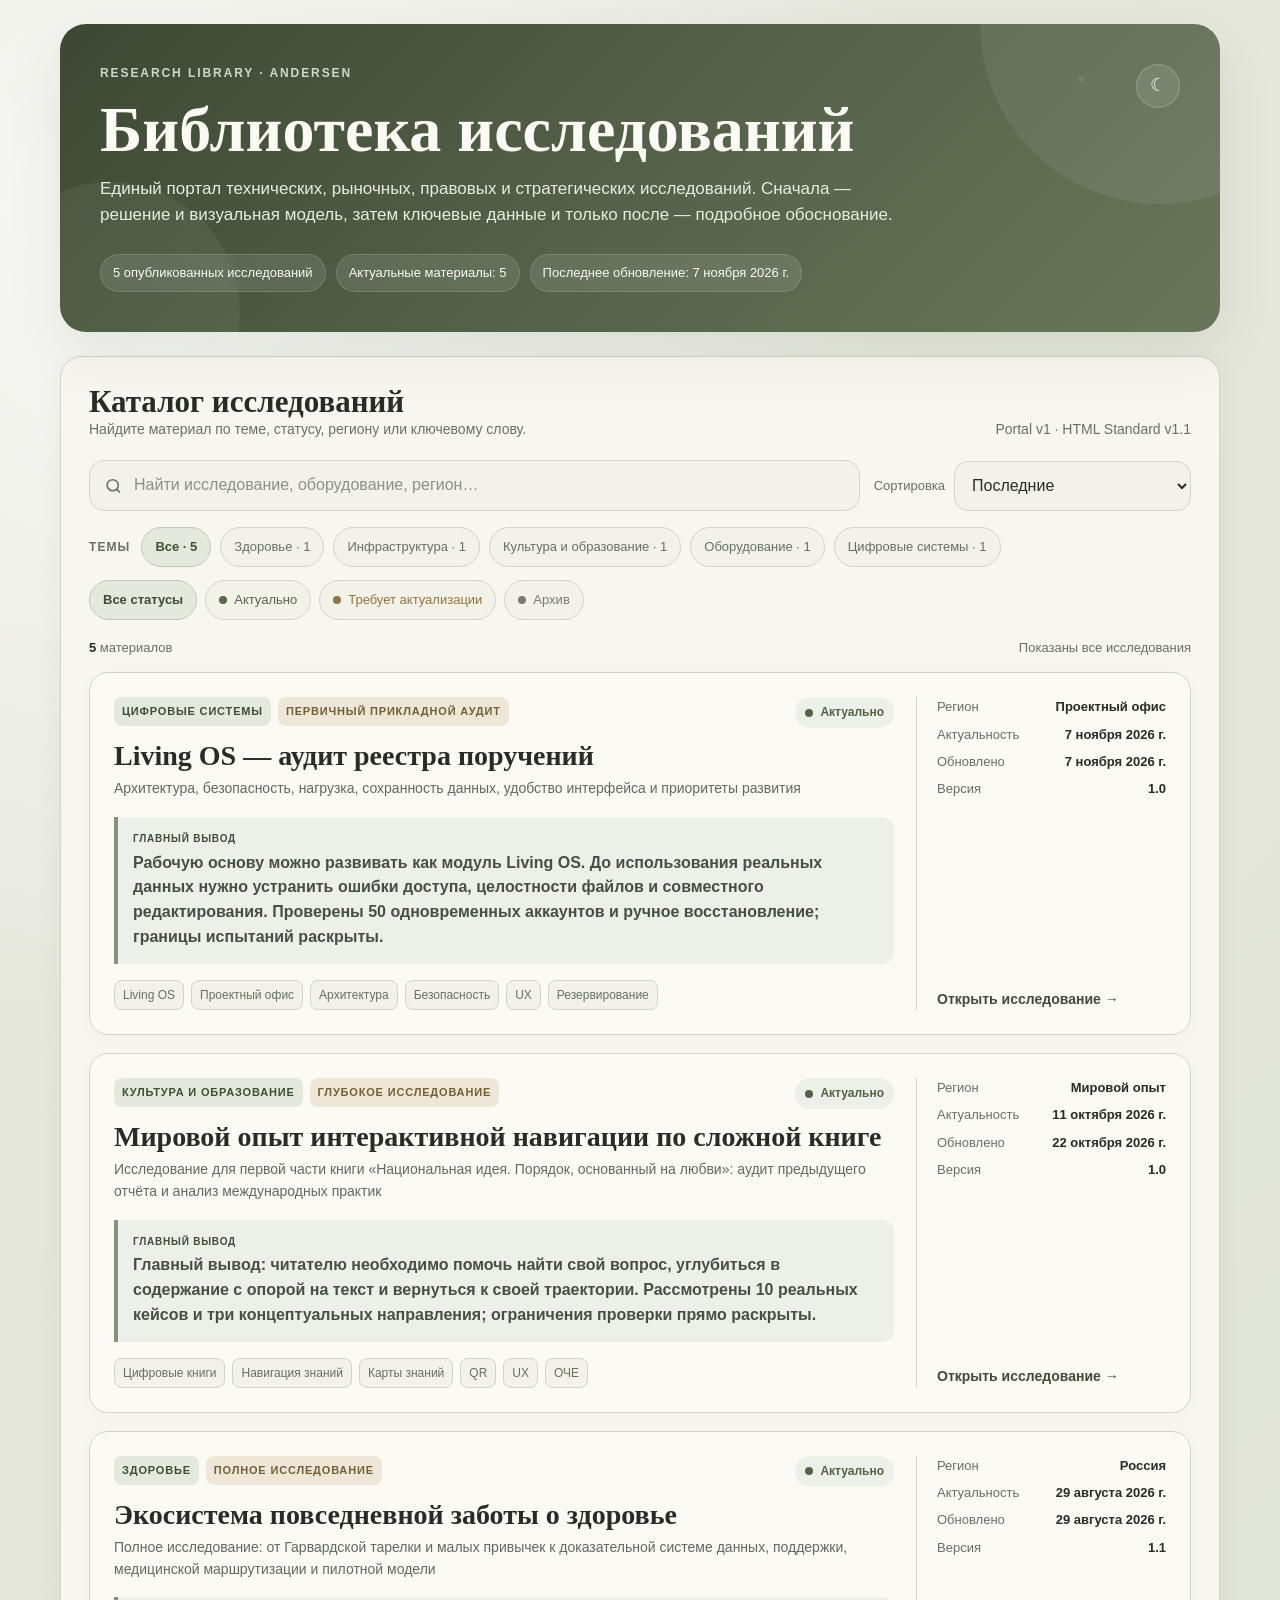
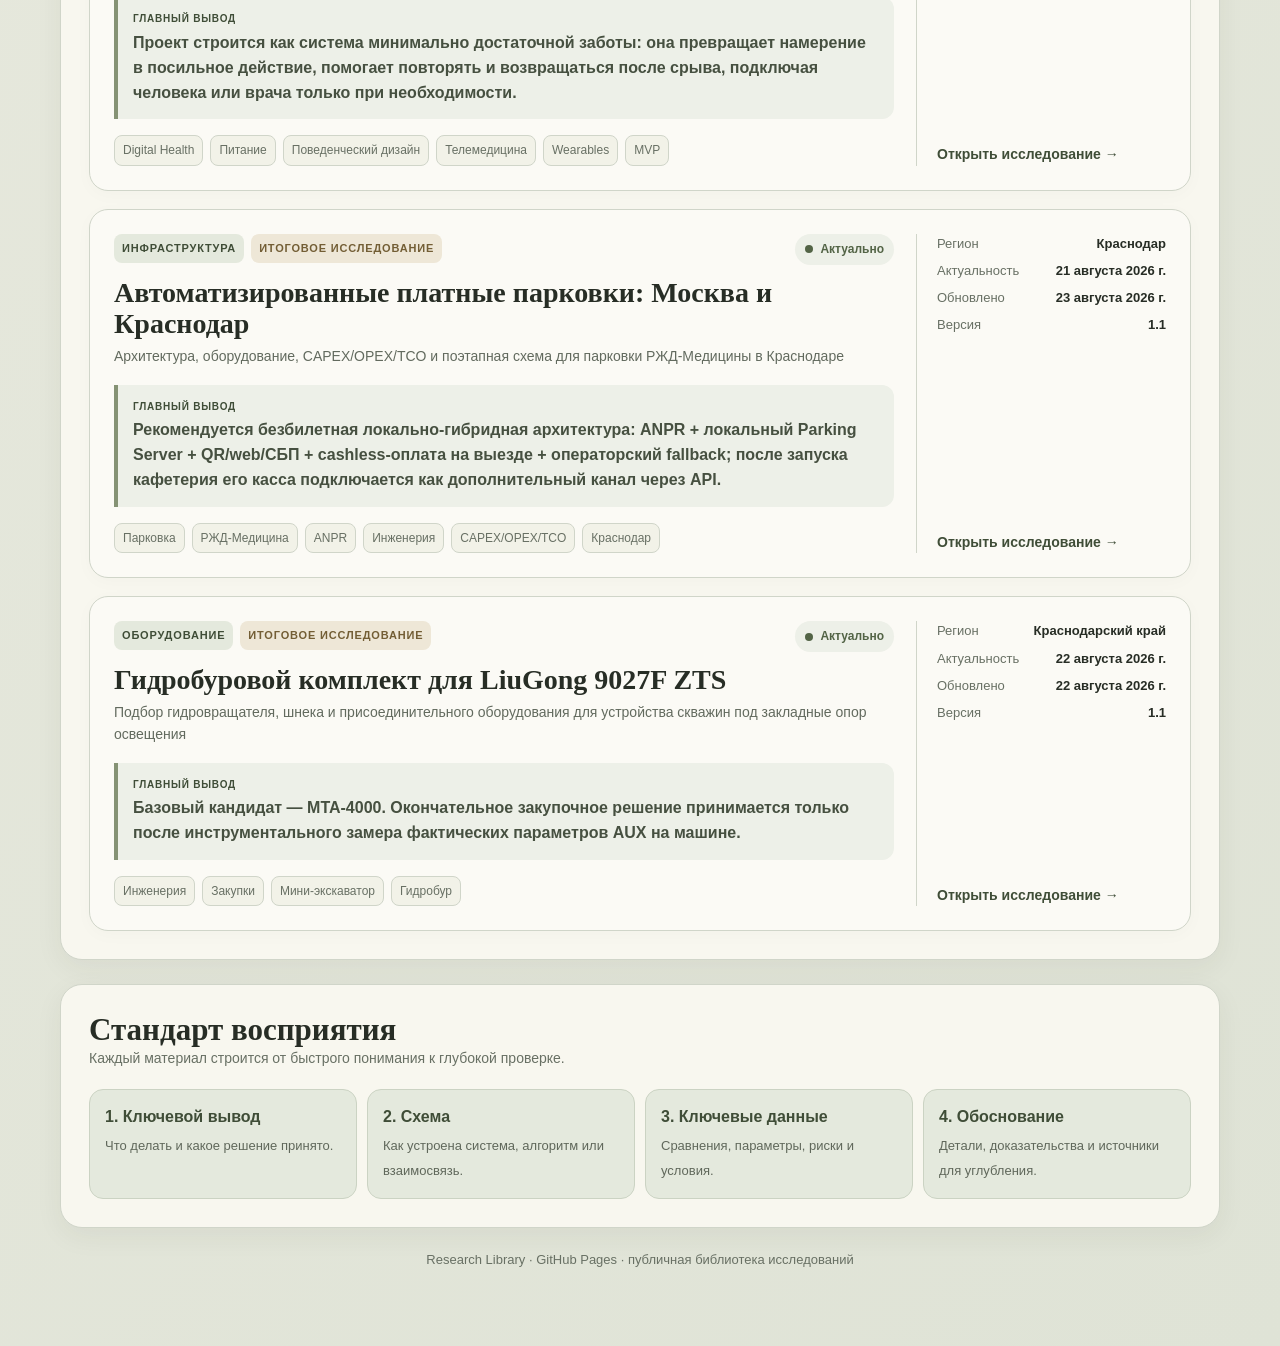
<file: index.html>
<!doctype html>
<html lang="ru">
<head>
  <meta charset="utf-8">
  <meta name="viewport" content="width=device-width, initial-scale=1">
  <meta name="color-scheme" content="light dark">
  <meta name="robots" content="noindex,nofollow,noarchive">
  <meta name="description" content="Research Library — публичная библиотека технических, рыночных, правовых и стратегических исследований.">
  <title>Research Library — библиотека исследований</title>
  <style>
    :root{
      --canvas:#e9eadf;
      --canvas-2:#dfe3d6;
      --paper:#f8f7ef;
      --paper-2:#f2f2e8;
      --ink:#272d25;
      --muted:#687064;
      --line:#d0d5c9;
      --olive:#667456;
      --olive-deep:#3f4d37;
      --moss:#859274;
      --moss-soft:#e4e9dd;
      --moss-pale:#edf0e8;
      --ochre:#a4874d;
      --ochre-soft:#eee7d7;
      --danger:#8a5d54;
      --danger-soft:#efe1dd;
      --archive:#7a7d75;
      --archive-soft:#e8e8e3;
      --shadow:0 18px 55px rgba(45,55,39,.10);
      --shadow-soft:0 8px 28px rgba(45,55,39,.06);
    }
    *{box-sizing:border-box}
    html{scroll-behavior:smooth}
    body{
      margin:0;
      color:var(--ink);
      font-family:Inter,ui-sans-serif,-apple-system,BlinkMacSystemFont,"Segoe UI",Roboto,Arial,sans-serif;
      line-height:1.55;
      background:
        radial-gradient(circle at 12% 8%,rgba(255,255,255,.72) 0,transparent 27%),
        linear-gradient(135deg,var(--canvas),var(--canvas-2));
      min-height:100vh;
    }
    button,input,select{font:inherit}
    button{color:inherit}
    a{color:inherit}
    .wrap{width:min(1160px,calc(100% - 28px));margin:0 auto;padding:24px 0 76px}

    .hero{
      position:relative;
      overflow:hidden;
      border-radius:26px;
      padding:40px;
      color:#fbfaf4;
      background:
        radial-gradient(circle at 88% 18%,rgba(255,255,255,.10) 0 2px,transparent 3px),
        linear-gradient(135deg,#3b4934 0%,#55634a 52%,#68765b 100%);
      box-shadow:var(--shadow);
    }
    .hero:before{
      content:"";
      position:absolute;
      right:-120px;
      top:-180px;
      width:360px;
      height:360px;
      border-radius:50%;
      background:rgba(255,255,255,.07);
    }
    .hero:after{
      content:"";
      position:absolute;
      left:-80px;
      bottom:-110px;
      width:260px;
      height:260px;
      border-radius:50%;
      background:rgba(202,215,187,.08);
    }
    .hero-top{position:relative;z-index:1;display:flex;justify-content:space-between;gap:20px;align-items:flex-start}
    .eyebrow{font-size:12px;letter-spacing:.16em;text-transform:uppercase;opacity:.78;font-weight:800}
    .hero h1{font-family:Georgia,"Times New Roman",serif;font-size:clamp(36px,6vw,64px);line-height:1.02;margin:14px 0 14px;max-width:800px;font-weight:700}
    .hero p{margin:0;max-width:820px;color:#e8ece3;font-size:17px}
    .theme-button{
      position:relative;z-index:2;flex:0 0 auto;width:44px;height:44px;border-radius:50%;border:1px solid rgba(255,255,255,.20);background:rgba(255,255,255,.10);color:#fff;cursor:pointer;font-size:18px
    }
    .theme-button:focus-visible,.chip:focus-visible,.clear-btn:focus-visible,.card:focus-visible,input:focus-visible,select:focus-visible{outline:3px solid rgba(164,135,77,.45);outline-offset:2px}
    .stats{position:relative;z-index:1;display:flex;gap:10px;flex-wrap:wrap;margin-top:25px}
    .stat{background:rgba(255,255,255,.10);border:1px solid rgba(255,255,255,.15);border-radius:999px;padding:8px 12px;font-size:13px;backdrop-filter:blur(5px)}

    .section{margin-top:24px;background:var(--paper);border:1px solid var(--line);border-radius:22px;padding:28px;box-shadow:var(--shadow-soft)}
    .section-head{display:flex;justify-content:space-between;gap:18px;align-items:flex-end;margin-bottom:20px}
    .section h2{font-family:Georgia,"Times New Roman",serif;font-size:31px;line-height:1.1;margin:0}
    .sub{color:var(--muted);font-size:14px}

    .control-panel{display:grid;grid-template-columns:minmax(0,1fr) auto;gap:14px;align-items:center;margin-bottom:16px}
    .search-wrap{position:relative;min-width:0}
    .search-wrap svg{position:absolute;left:15px;top:50%;transform:translateY(-50%);width:19px;height:19px;fill:none;stroke:var(--muted);stroke-width:2}
    .search-wrap input{
      width:100%;min-height:50px;border-radius:15px;border:1px solid var(--line);background:var(--paper-2);color:var(--ink);padding:12px 48px 12px 44px;font-size:16px
    }
    .search-wrap input::placeholder{color:#8b9187}
    .clear-btn{position:absolute;right:7px;top:7px;width:36px;height:36px;border:0;border-radius:10px;background:transparent;color:var(--muted);cursor:pointer;font-size:20px;display:none}
    .clear-btn.visible{display:block}
    .sort-wrap{display:flex;gap:9px;align-items:center}
    .sort-wrap label{color:var(--muted);font-size:13px;white-space:nowrap}
    select{min-height:50px;border-radius:14px;border:1px solid var(--line);background:var(--paper-2);color:var(--ink);padding:0 38px 0 13px;cursor:pointer}

    .filters-row{display:flex;gap:9px;flex-wrap:wrap;align-items:center;margin-bottom:13px}
    .filters-label{font-size:12px;text-transform:uppercase;letter-spacing:.09em;color:var(--muted);font-weight:800;margin-right:2px}
    .chip{min-height:40px;border:1px solid var(--line);background:var(--paper-2);border-radius:999px;padding:8px 13px;font-size:13px;color:var(--muted);cursor:pointer;transition:background .15s ease,border-color .15s ease,color .15s ease}
    .chip:hover{border-color:#b8c1af}
    .chip.active{background:var(--moss-soft);border-color:#c0cab6;color:var(--olive-deep);font-weight:800}
    .status-tools{display:flex;gap:8px;flex-wrap:wrap;margin:4px 0 18px}
    .status-chip{display:inline-flex;align-items:center;gap:7px}
    .dot{width:8px;height:8px;border-radius:50%;background:currentColor}
    .status-current{color:#556947}.status-review{color:#927540}.status-archive{color:#777b73}

    .catalog-summary{display:flex;justify-content:space-between;gap:12px;align-items:center;margin:4px 0 14px;color:var(--muted);font-size:13px}
    .catalog-summary strong{color:var(--ink)}

    .grid{display:grid;grid-template-columns:repeat(12,1fr);gap:18px}
    .card{
      grid-column:span 12;
      display:grid;
      grid-template-columns:minmax(0,1.6fr) minmax(250px,.4fr);
      gap:22px;
      padding:24px;
      border:1px solid var(--line);
      border-radius:19px;
      background:#fbfaf5;
      text-decoration:none;
      box-shadow:0 4px 18px rgba(45,55,39,.025);
      transition:transform .16s ease,border-color .16s ease,box-shadow .16s ease;
    }
    .card:hover{transform:translateY(-2px);border-color:#b7c1ad;box-shadow:0 12px 32px rgba(45,55,39,.08)}
    .card-main{min-width:0}
    .card-topline{display:flex;justify-content:space-between;gap:12px;align-items:flex-start;margin-bottom:12px}
    .kicker{display:flex;gap:7px;flex-wrap:wrap}
    .tag{font-size:11px;text-transform:uppercase;letter-spacing:.075em;font-weight:800;padding:6px 8px;border-radius:8px;background:var(--moss-soft);color:var(--olive-deep)}
    .tag.secondary{background:var(--ochre-soft);color:#735e35}
    .status-badge{white-space:nowrap;display:inline-flex;align-items:center;gap:7px;border-radius:999px;padding:6px 10px;font-size:12px;font-weight:800;background:var(--moss-pale);color:#536446}
    .status-badge.review{background:var(--ochre-soft);color:#80683c}
    .status-badge.archive{background:var(--archive-soft);color:#686b65}
    .card h3{font-family:Georgia,"Times New Roman",serif;font-size:28px;line-height:1.12;margin:0 0 7px}
    .subtitle{margin:0;color:#626a5e;font-size:14px}
    .key-result{margin-top:17px;padding:14px 15px;border-left:4px solid var(--moss);border-radius:0 12px 12px 0;background:var(--moss-pale)}
    .key-result small{display:block;color:var(--olive-deep);font-weight:800;text-transform:uppercase;letter-spacing:.08em;font-size:10px;margin-bottom:4px}
    .key-result p{margin:0;color:#465040;font-weight:650}
    .topics{display:flex;gap:7px;flex-wrap:wrap;margin-top:16px}
    .topic{font-size:12px;color:var(--muted);padding:5px 8px;border:1px solid var(--line);border-radius:8px;background:var(--paper-2)}
    .meta{border-left:1px solid var(--line);padding-left:20px;display:flex;flex-direction:column;justify-content:space-between;gap:20px}
    .meta dl{margin:0;display:grid;grid-template-columns:auto 1fr;gap:7px 12px;font-size:13px}
    .meta dt{color:var(--muted)}
    .meta dd{margin:0;font-weight:750;text-align:right}
    .open{align-self:flex-start;color:var(--olive-deep);font-weight:850;font-size:14px}

    .empty{display:none;text-align:center;padding:42px 16px;border:1px dashed var(--line);border-radius:17px;background:var(--paper-2);color:var(--muted)}
    .empty.visible{display:block}

    .principle{display:grid;grid-template-columns:repeat(4,1fr);gap:10px;margin-top:16px}
    .step{padding:15px;border-radius:14px;background:var(--moss-soft);border:1px solid #cbd3c3}
    .step strong{display:block;color:var(--olive-deep);margin-bottom:3px}
    .step span{font-size:13px;color:#60685b}

    footer{padding:22px 4px 0;color:var(--muted);font-size:13px;text-align:center}
    .loading{padding:26px;color:var(--muted);text-align:center}

    body.dark{
      --canvas:#20251f;--canvas-2:#272d25;--paper:#2b3129;--paper-2:#30362e;--ink:#eceee7;--muted:#b7beb2;--line:#414b3d;--moss-soft:#374132;--moss-pale:#323a2f;--ochre-soft:#4a4130;--archive-soft:#3a3c38
    }
    body.dark .card{background:#2c322a}
    body.dark .subtitle{color:#c2c8bd}
    body.dark .key-result p{color:#d4dacf}
    body.dark .tag.secondary{color:#e6d5ad}
    body.dark .status-badge{color:#cbdabf}
    body.dark .status-badge.review{color:#ead7ac}
    body.dark .status-badge.archive{color:#d0d1cc}
    body.dark .step span{color:#c5cbc0}

    @media(max-width:800px){
      .wrap{width:min(100% - 18px,1160px);padding-top:9px}
      .hero{border-radius:18px;padding:27px 22px}
      .hero-top{gap:10px}
      .section{border-radius:18px;padding:21px 16px}
      .section-head{display:block}.section-head .sub{margin-top:6px}
      .control-panel{grid-template-columns:1fr}.sort-wrap{justify-content:space-between}.sort-wrap select{flex:1;min-width:0}
      .card{grid-template-columns:1fr;padding:18px;gap:16px}
      .meta{border-left:0;border-top:1px solid var(--line);padding-left:0;padding-top:15px}
      .meta dl{grid-template-columns:auto 1fr}.meta dd{text-align:right}
      .principle{grid-template-columns:1fr 1fr}
    }
    @media(max-width:500px){
      .hero h1{font-size:40px}.hero p{font-size:15px}.theme-button{width:42px;height:42px}
      .section h2{font-size:28px}.principle{grid-template-columns:1fr}
      .card-topline{display:block}.status-badge{margin-top:9px}.card h3{font-size:24px}
      .catalog-summary{display:block}.catalog-summary span{display:block;margin-top:4px}
    }
    @media(prefers-reduced-motion:reduce){*{scroll-behavior:auto!important;transition:none!important}}
  </style>
</head>
<body>
  <main class="wrap">
    <header class="hero">
      <div class="hero-top">
        <div>
          <div class="eyebrow">Research Library · Andersen</div>
          <h1>Библиотека исследований</h1>
          <p>Единый портал технических, рыночных, правовых и стратегических исследований. Сначала — решение и визуальная модель, затем ключевые данные и только после — подробное обоснование.</p>
        </div>
        <button class="theme-button" id="themeToggle" type="button" aria-label="Переключить режим отображения" title="День / ночь">☾</button>
      </div>
      <div class="stats" aria-label="Статистика библиотеки">
        <span class="stat" id="countStat">Загрузка каталога…</span>
        <span class="stat" id="currentStat">Актуальные материалы: —</span>
        <span class="stat" id="updatedStat">Последнее обновление: —</span>
      </div>
    </header>

    <section class="section" aria-labelledby="catalog-title">
      <div class="section-head">
        <div>
          <h2 id="catalog-title">Каталог исследований</h2>
          <div class="sub">Найдите материал по теме, статусу, региону или ключевому слову.</div>
        </div>
        <div class="sub">Portal v1 · HTML Standard v1.1</div>
      </div>

      <div class="control-panel">
        <div class="search-wrap">
          <svg aria-hidden="true" viewBox="0 0 24 24"><circle cx="11" cy="11" r="7"></circle><path d="m20 20-3.8-3.8"></path></svg>
          <input id="searchInput" type="search" autocomplete="off" placeholder="Найти исследование, оборудование, регион…" aria-label="Поиск по исследованиям">
          <button id="clearSearch" class="clear-btn" type="button" aria-label="Очистить поиск">×</button>
        </div>
        <div class="sort-wrap">
          <label for="sortSelect">Сортировка</label>
          <select id="sortSelect" aria-label="Сортировка исследований">
            <option value="latest">Последние</option>
            <option value="topic">По теме</option>
            <option value="status">По статусу</option>
            <option value="asof">По дате актуальности</option>
          </select>
        </div>
      </div>

      <div class="filters-row" id="categoryFilters" aria-label="Фильтр по тематике">
        <span class="filters-label">Темы</span>
      </div>
      <div class="status-tools" id="statusFilters" aria-label="Фильтр по статусу">
        <button class="chip active" type="button" data-status="all">Все статусы</button>
        <button class="chip status-chip status-current" type="button" data-status="current"><span class="dot"></span>Актуально</button>
        <button class="chip status-chip status-review" type="button" data-status="review"><span class="dot"></span>Требует актуализации</button>
        <button class="chip status-chip status-archive" type="button" data-status="archive"><span class="dot"></span>Архив</button>
      </div>

      <div class="catalog-summary" aria-live="polite">
        <div id="resultCount"><strong>—</strong> материалов</div>
        <span id="activeFilterText">Показаны все исследования</span>
      </div>

      <div class="grid" id="catalogGrid"><div class="loading">Загружаю библиотеку…</div></div>
      <div class="empty" id="emptyState">По заданным условиям ничего не найдено. Измените запрос или сбросьте фильтр.</div>
    </section>

    <section class="section" aria-labelledby="standard-title">
      <div class="section-head">
        <div>
          <h2 id="standard-title">Стандарт восприятия</h2>
          <div class="sub">Каждый материал строится от быстрого понимания к глубокой проверке.</div>
        </div>
      </div>
      <div class="principle">
        <div class="step"><strong>1. Ключевой вывод</strong><span>Что делать и какое решение принято.</span></div>
        <div class="step"><strong>2. Схема</strong><span>Как устроена система, алгоритм или взаимосвязь.</span></div>
        <div class="step"><strong>3. Ключевые данные</strong><span>Сравнения, параметры, риски и условия.</span></div>
        <div class="step"><strong>4. Обоснование</strong><span>Детали, доказательства и источники для углубления.</span></div>
      </div>
    </section>

    <footer>Research Library · GitHub Pages · публичная библиотека исследований</footer>
  </main>

  <script>
    (() => {
      const fallbackData = [{
        id:"hydrodrill-liugong-9027f",
        title:"Гидробуровой комплект для LiuGong 9027F ZTS",
        subtitle:"Подбор гидровращателя, шнека и присоединительного оборудования для устройства скважин под закладные опор освещения",
        summary:"Базовый кандидат — MTA-4000. Окончательное закупочное решение принимается только после инструментального замера фактических параметров AUX на машине.",
        category:"Оборудование",
        topics:["Инженерия","Закупки","Мини-экскаватор","Гидробур"],
        region:"Краснодарский край",
        asOf:"2026-08-22",
        updated:"2026-08-22",
        status:"current",
        statusLabel:"Актуально",
        documentStatus:"Итоговое исследование",
        version:"1.1",
        href:"research/hydrodrill-liugong-9027f/"
      }];

      const state = { data:[], query:"", category:"all", status:"all", sort:"latest" };
      const grid = document.getElementById("catalogGrid");
      const empty = document.getElementById("emptyState");
      const search = document.getElementById("searchInput");
      const clearSearch = document.getElementById("clearSearch");
      const sortSelect = document.getElementById("sortSelect");
      const categoryFilters = document.getElementById("categoryFilters");
      const statusFilters = document.getElementById("statusFilters");
      const resultCount = document.getElementById("resultCount");
      const activeFilterText = document.getElementById("activeFilterText");
      const countStat = document.getElementById("countStat");
      const currentStat = document.getElementById("currentStat");
      const updatedStat = document.getElementById("updatedStat");
      const themeToggle = document.getElementById("themeToggle");

      const fmtDate = value => {
        if(!value) return "—";
        const parts = value.split("-").map(Number);
        if(parts.length !== 3) return value;
        return new Intl.DateTimeFormat("ru-RU",{day:"numeric",month:"long",year:"numeric"}).format(new Date(Date.UTC(parts[0],parts[1]-1,parts[2])));
      };

      const escapeHtml = value => String(value ?? "").replace(/[&<>'"]/g, char => ({"&":"&amp;","<":"&lt;",">":"&gt;","'":"&#39;",'"':"&quot;"}[char]));

      const statusClass = status => status === "review" ? "review" : status === "archive" ? "archive" : "";
      const statusRank = status => ({current:0,review:1,archive:2}[status] ?? 9);

      function buildCategoryFilters(){
        const categories = [...new Set(state.data.map(item => item.category).filter(Boolean))].sort((a,b)=>a.localeCompare(b,"ru"));
        categoryFilters.querySelectorAll("button").forEach(node => node.remove());
        const all = document.createElement("button");
        all.type="button"; all.className="chip active"; all.dataset.category="all"; all.textContent=`Все · ${state.data.length}`;
        categoryFilters.appendChild(all);
        categories.forEach(category => {
          const count = state.data.filter(item => item.category === category).length;
          const button = document.createElement("button");
          button.type="button"; button.className="chip"; button.dataset.category=category; button.textContent=`${category} · ${count}`;
          categoryFilters.appendChild(button);
        });
      }

      function cardMarkup(item){
        const topics = (item.topics || []).map(t => `<span class="topic">${escapeHtml(t)}</span>`).join("");
        return `<a class="card" href="${escapeHtml(item.href)}" data-id="${escapeHtml(item.id)}">
          <div class="card-main">
            <div class="card-topline">
              <div class="kicker"><span class="tag">${escapeHtml(item.category)}</span><span class="tag secondary">${escapeHtml(item.documentStatus || "Исследование")}</span></div>
              <span class="status-badge ${statusClass(item.status)}"><span class="dot"></span>${escapeHtml(item.statusLabel || "Актуально")}</span>
            </div>
            <h3>${escapeHtml(item.title)}</h3>
            <p class="subtitle">${escapeHtml(item.subtitle)}</p>
            <div class="key-result"><small>Главный вывод</small><p>${escapeHtml(item.summary)}</p></div>
            <div class="topics">${topics}</div>
          </div>
          <aside class="meta">
            <dl>
              <dt>Регион</dt><dd>${escapeHtml(item.region || "—")}</dd>
              <dt>Актуальность</dt><dd>${escapeHtml(fmtDate(item.asOf))}</dd>
              <dt>Обновлено</dt><dd>${escapeHtml(fmtDate(item.updated))}</dd>
              <dt>Версия</dt><dd>${escapeHtml(item.version || "—")}</dd>
            </dl>
            <span class="open">Открыть исследование →</span>
          </aside>
        </a>`;
      }

      function filteredData(){
        const q = state.query.trim().toLocaleLowerCase("ru");
        let items = state.data.filter(item => {
          const categoryOk = state.category === "all" || item.category === state.category;
          const statusOk = state.status === "all" || item.status === state.status;
          if(!categoryOk || !statusOk) return false;
          if(!q) return true;
          const haystack = [item.title,item.subtitle,item.summary,item.category,item.region,item.documentStatus,...(item.topics || [])].join(" ").toLocaleLowerCase("ru");
          return haystack.includes(q);
        });
        if(state.sort === "topic") items.sort((a,b)=>(a.category||"").localeCompare(b.category||"","ru") || a.title.localeCompare(b.title,"ru"));
        else if(state.sort === "status") items.sort((a,b)=>statusRank(a.status)-statusRank(b.status) || new Date(b.updated)-new Date(a.updated));
        else if(state.sort === "asof") items.sort((a,b)=>new Date(b.asOf)-new Date(a.asOf));
        else items.sort((a,b)=>new Date(b.updated)-new Date(a.updated));
        return items;
      }

      function render(){
        const items = filteredData();
        grid.innerHTML = items.map(cardMarkup).join("");
        empty.classList.toggle("visible",items.length===0);
        grid.style.display = items.length ? "grid" : "none";
        resultCount.innerHTML = `<strong>${items.length}</strong> ${items.length===1?"материал":"материалов"}`;
        const parts=[];
        if(state.category!=="all") parts.push(`тема: ${state.category}`);
        if(state.status!=="all") {
          const label={current:"актуально",review:"требует актуализации",archive:"архив"}[state.status] || state.status;
          parts.push(`статус: ${label}`);
        }
        if(state.query) parts.push(`поиск: «${state.query}»`);
        activeFilterText.textContent = parts.length ? parts.join(" · ") : "Показаны все исследования";
      }

      function updateHeroStats(){
        const count=state.data.length;
        const current=state.data.filter(x=>x.status==="current").length;
        const latest=state.data.map(x=>x.updated).filter(Boolean).sort().at(-1);
        countStat.textContent = `${count} ${count===1?"опубликованное исследование":"опубликованных исследований"}`;
        currentStat.textContent = `Актуальные материалы: ${current}`;
        updatedStat.textContent = `Последнее обновление: ${fmtDate(latest)}`;
      }

      categoryFilters.addEventListener("click",event=>{
        const button=event.target.closest("button[data-category]"); if(!button) return;
        state.category=button.dataset.category;
        categoryFilters.querySelectorAll("button[data-category]").forEach(b=>b.classList.toggle("active",b===button));
        render();
      });

      statusFilters.addEventListener("click",event=>{
        const button=event.target.closest("button[data-status]"); if(!button) return;
        state.status=button.dataset.status;
        statusFilters.querySelectorAll("button[data-status]").forEach(b=>b.classList.toggle("active",b===button));
        render();
      });

      search.addEventListener("input",()=>{
        state.query=search.value.trim();
        clearSearch.classList.toggle("visible",search.value.length>0);
        render();
      });
      clearSearch.addEventListener("click",()=>{search.value="";state.query="";clearSearch.classList.remove("visible");search.focus();render();});
      sortSelect.addEventListener("change",()=>{state.sort=sortSelect.value;render();});

      const storedTheme = (()=>{try{return localStorage.getItem("research-library-theme")}catch{return null}})();
      if(storedTheme==="dark") document.body.classList.add("dark");
      themeToggle.textContent=document.body.classList.contains("dark")?"☀":"☾";
      themeToggle.addEventListener("click",()=>{
        document.body.classList.toggle("dark");
        const dark=document.body.classList.contains("dark");
        themeToggle.textContent=dark?"☀":"☾";
        try{localStorage.setItem("research-library-theme",dark?"dark":"light")}catch{}
      });

      fetch("data/researches.json",{cache:"no-store"})
        .then(response=>{if(!response.ok) throw new Error("catalog");return response.json()})
        .then(data=>{state.data=Array.isArray(data)&&data.length?data:fallbackData})
        .catch(()=>{state.data=fallbackData})
        .finally(()=>{buildCategoryFilters();updateHeroStats();render()});
    })();
  </script>
</body>
</html>
</file>
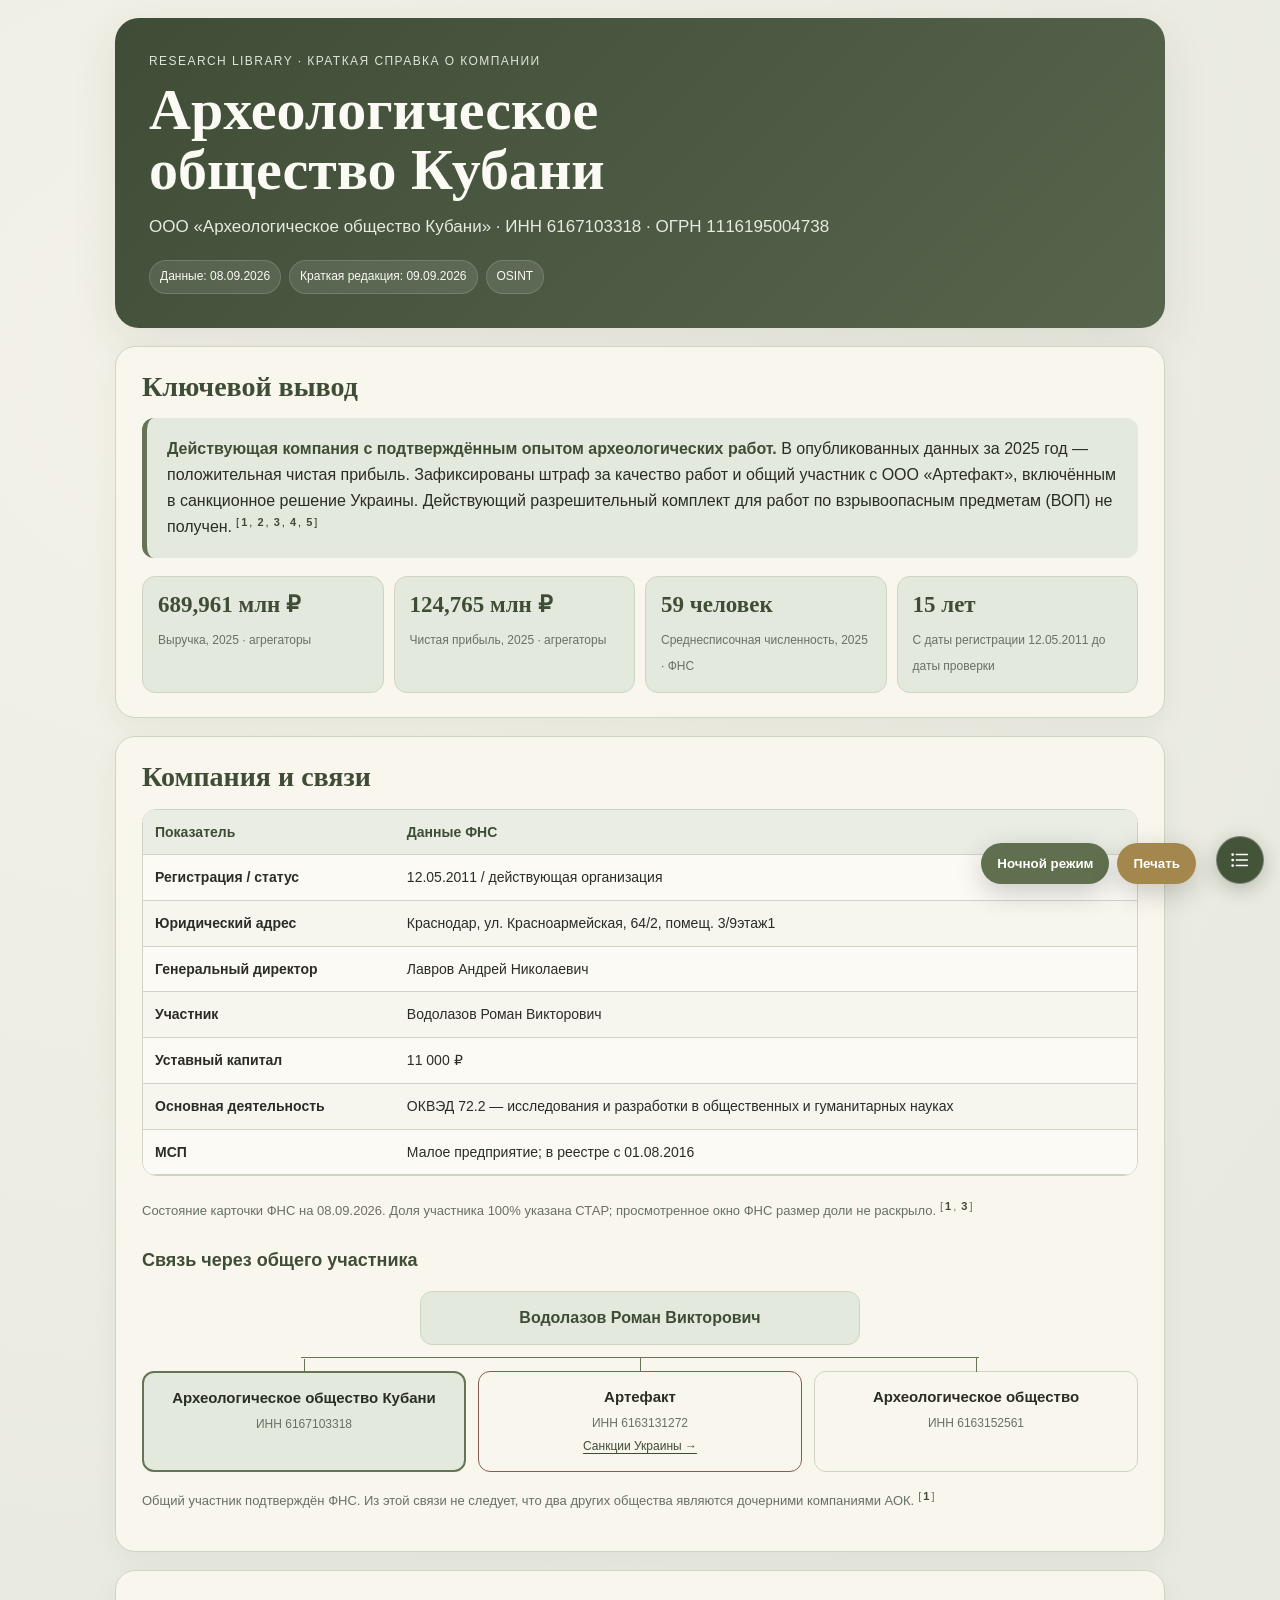
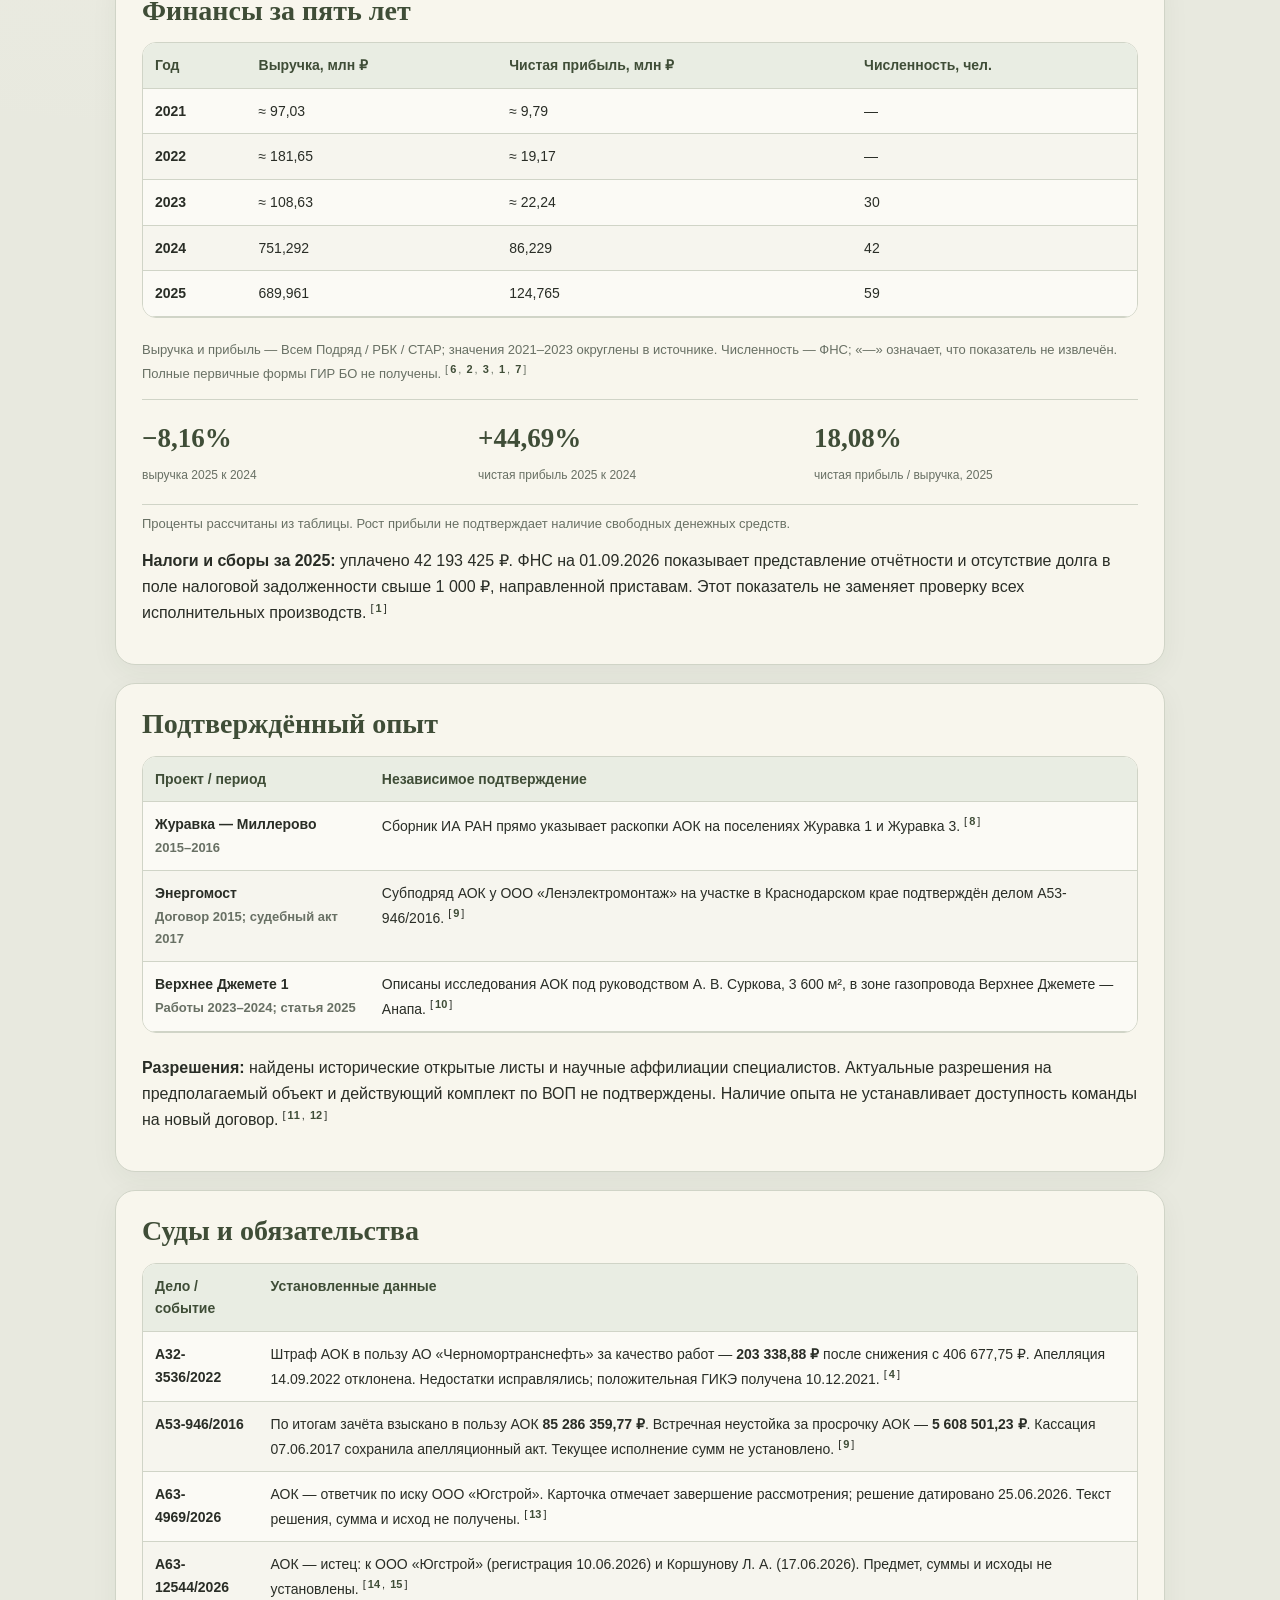
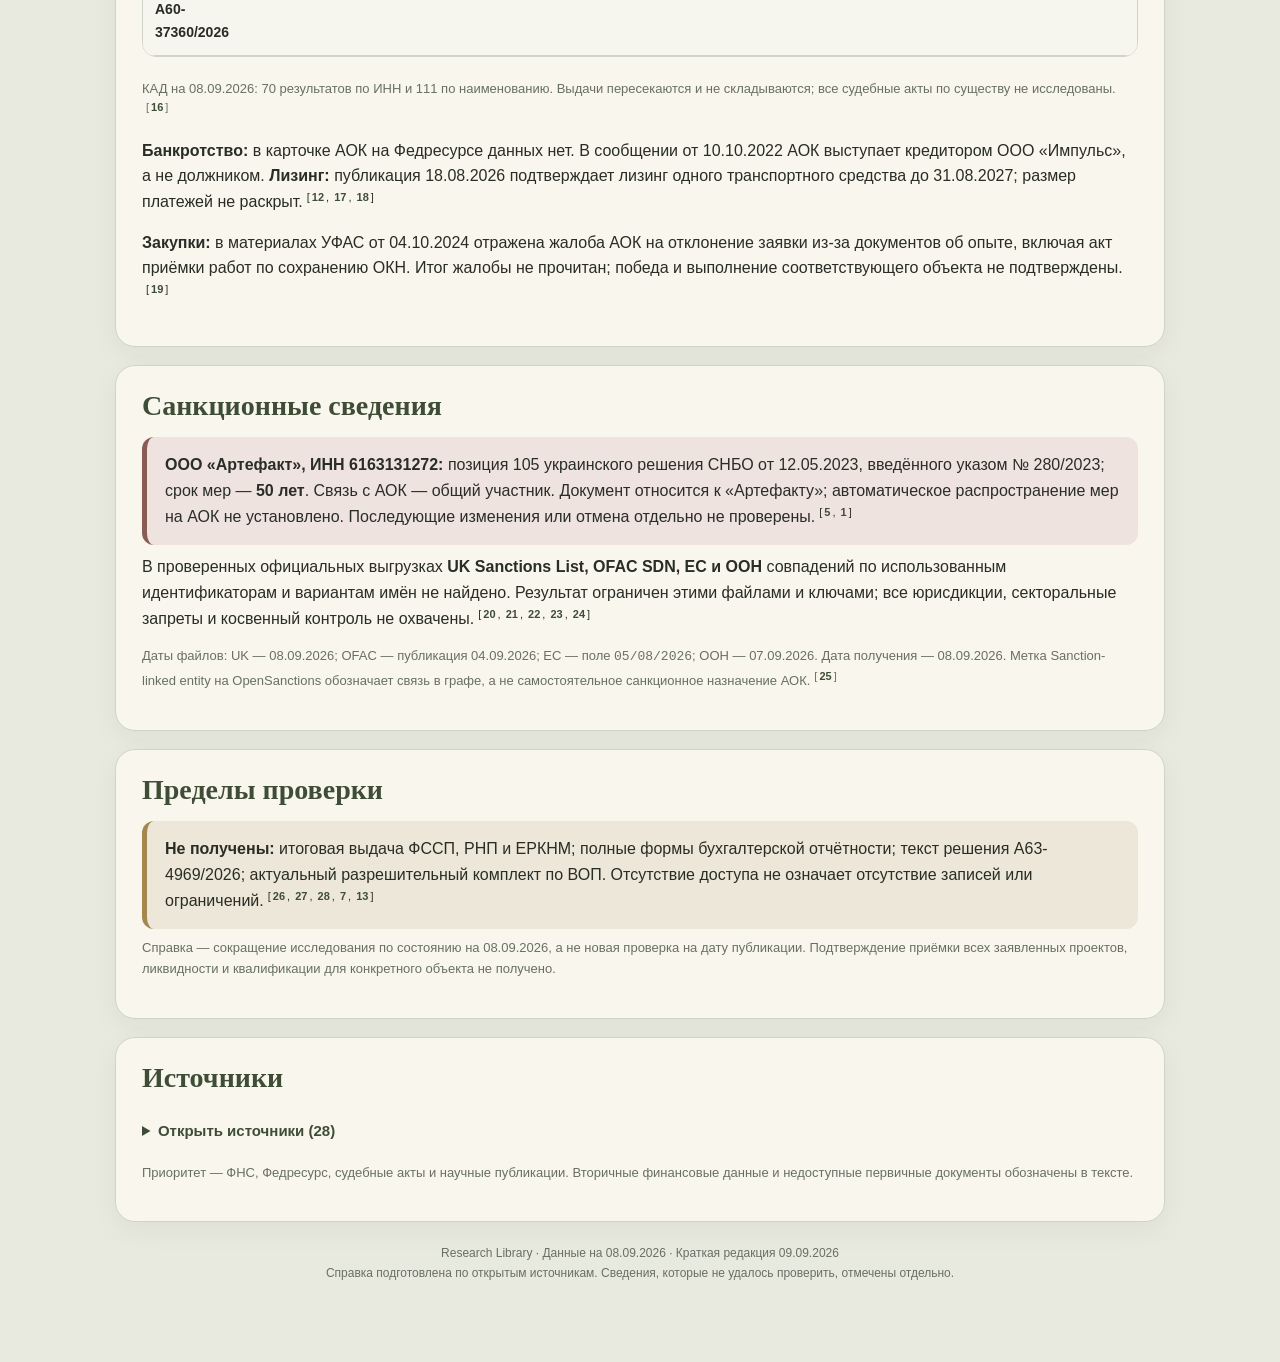
<file: research/aok-company-osint/index.html>
<!doctype html>
<html lang="ru"><head><meta charset="utf-8"><meta name="viewport" content="width=device-width,initial-scale=1"><meta name="color-scheme" content="light dark"><meta name="robots" content="noindex,nofollow,noarchive"><meta name="description" content="Краткая справка по ООО Археологическое общество Кубани: регистрация, финансы 2021–2025, подтверждённый опыт, суды и санкционные связи. Данные на 08.09.2026."><link rel="canonical" href="https://andersen017.github.io/research-library/research/aok-company-osint/"><title>Археологическое общество Кубани — факты и показатели | Research Library</title><style>
:root{
  --canvas:#e8e9df;--paper:#f8f6ed;--ink:#292d26;--muted:#687064;
  --line:#d0d4c7;--olive:#667456;--deep:#3f4d37;--soft:#e4e9dd;
  --ochre:#a4874d;--warn:#8a5d54;--blue:#607b7b;--shadow:0 16px 48px rgba(45,55,39,.09)
}
*{box-sizing:border-box}
html{scroll-behavior:smooth}
body{margin:0;background:radial-gradient(circle at 15% 8%,#f4f2e8 0,transparent 32%),var(--canvas);color:var(--ink);font-family:Inter,ui-sans-serif,-apple-system,BlinkMacSystemFont,"Segoe UI",Arial,sans-serif;line-height:1.62}
a{color:var(--deep);text-underline-offset:3px}
.page{width:min(1050px,calc(100% - 22px));margin:0 auto;padding:18px 0 80px}
.hero{background:linear-gradient(135deg,var(--deep),#58654d);color:#fbfaf4;border-radius:24px;padding:34px;box-shadow:var(--shadow)}
.hero .kicker{font-size:12px;letter-spacing:.12em;text-transform:uppercase;color:#dfe5d7}
.hero h1{font-family:Georgia,"Times New Roman",serif;font-size:clamp(34px,6vw,58px);line-height:1.03;margin:9px 0 13px;max-width:900px}
.hero p{max-width:830px;margin:0;color:#e6eadf;font-size:17px}
.badges{display:flex;flex-wrap:wrap;gap:8px;margin-top:20px}
.badge{padding:6px 10px;border-radius:999px;background:rgba(255,255,255,.1);border:1px solid rgba(255,255,255,.15);font-size:12px}
.block{margin-top:18px;background:var(--paper);border:1px solid var(--line);border-radius:20px;padding:26px;box-shadow:0 8px 28px rgba(45,55,39,.05)}
h2,h3{scroll-margin-top:24px}
h2{font-family:Georgia,"Times New Roman",serif;font-size:30px;line-height:1.12;margin:0 0 16px;color:var(--deep)}
h3{font-size:19px;margin:24px 0 10px;color:var(--deep)}
p{margin:9px 0 14px}
.lead{font-size:18px}
.eyebrow{font-size:12px;letter-spacing:.08em;text-transform:uppercase;color:var(--muted);font-weight:700;margin-bottom:5px}
.decision{background:var(--soft);border-left:5px solid var(--olive);padding:18px 20px;border-radius:12px;margin:14px 0}
.decision strong{color:var(--deep)}
.risk{background:#efe3df;border-left:5px solid var(--warn);padding:15px 18px;border-radius:12px;margin-top:16px}
.note{background:rgba(164,135,77,.10);border-left:5px solid var(--ochre);padding:15px 18px;border-radius:12px;margin-top:16px}
.facts{display:grid;grid-template-columns:repeat(4,minmax(0,1fr));gap:10px;margin:18px 0 4px}
.fact{background:var(--soft);border:1px solid var(--line);border-radius:14px;padding:14px}
.fact strong{display:block;color:var(--deep);font-family:Georgia,"Times New Roman",serif;font-size:25px;line-height:1.1;margin-bottom:4px}
.fact span{font-size:12px;color:var(--muted)}
.flowline{display:grid;grid-template-columns:1fr auto 1fr auto 1fr auto 1fr auto 1fr;gap:8px;align-items:stretch;margin:20px 0}
.flow-node{background:var(--soft);border:1px solid #cbd3c1;border-radius:13px;padding:14px 10px;text-align:center;color:var(--deep);font-weight:700;display:flex;align-items:center;justify-content:center;min-height:78px}
.flow-arrow{display:flex;align-items:center;justify-content:center;color:var(--olive);font-size:23px;font-weight:700}
.system-map{display:grid;grid-template-columns:1fr 1fr 1fr;gap:10px;margin-top:18px}
.system-map>div{border-top:3px solid var(--olive);background:rgba(102,116,86,.07);padding:14px;border-radius:0 0 12px 12px}
.system-map strong{display:block;color:var(--deep);margin-bottom:5px}
.options{display:grid;grid-template-columns:repeat(3,minmax(0,1fr));gap:12px;margin-top:16px}
.option{border:1px solid var(--line);border-radius:16px;padding:18px;background:#fbfaf5;position:relative}
.option.recommended{border:2px solid var(--olive);background:var(--soft);padding:17px}
.option .label{display:inline-block;font-size:11px;letter-spacing:.08em;text-transform:uppercase;font-weight:800;color:var(--muted);margin-bottom:7px}
.option.recommended .label{color:var(--deep)}
.option h3{margin:0 0 8px}
.option ul{margin:12px 0 0;padding-left:20px}
.option li{margin:5px 0}
.price{font-family:Georgia,"Times New Roman",serif;font-size:25px;line-height:1.1;color:var(--deep);font-weight:700;margin:14px 0 4px}
.price-sub{font-size:12px;color:var(--muted)}
.table-wrap{overflow-x:auto;border:1px solid var(--line);border-radius:14px;margin:16px 0 22px}
table{border-collapse:collapse;width:100%;min-width:760px;background:#fbfaf5;font-size:13.5px}
th,td{padding:11px 12px;border-bottom:1px solid var(--line);vertical-align:top;text-align:left}
th{background:#e9ede3;color:var(--deep);position:sticky;top:0}
tr:nth-child(even) td{background:#f6f5ee}
tr.recommended-row td{background:#e7ecdf;font-weight:650}
td.num,th.num{text-align:right;white-space:nowrap;font-variant-numeric:tabular-nums}
.caption{font-size:12px;color:var(--muted);margin-top:-12px}
.capex-chart{margin:20px 0 8px}
.bar-row{display:grid;grid-template-columns:150px 1fr 88px;gap:12px;align-items:center;margin:12px 0}
.bar-label{font-weight:700;color:var(--deep)}
.stack{height:31px;display:flex;overflow:hidden;border-radius:8px;background:var(--soft)}
.seg{height:100%;min-width:2px}
.seg-lane{background:var(--deep)}
.seg-anpr{background:var(--olive)}
.seg-core{background:var(--ochre)}
.seg-works{background:var(--blue)}
.seg-reserve{background:var(--warn)}
.bar-total{text-align:right;font-weight:800;color:var(--deep);font-variant-numeric:tabular-nums}
.legend{display:flex;flex-wrap:wrap;gap:9px 16px;margin:16px 0;font-size:12px;color:var(--muted)}
.legend span{display:inline-flex;align-items:center;gap:6px}
.swatch{width:10px;height:10px;border-radius:3px;display:inline-block}
.steps{display:grid;grid-template-columns:1fr auto 1fr;align-items:stretch;gap:12px;margin:16px 0}
.step{background:var(--soft);border:1px solid var(--line);border-radius:14px;padding:17px}
.step-num{font-size:12px;font-weight:800;color:var(--olive);letter-spacing:.08em;text-transform:uppercase}
.step strong{display:block;color:var(--deep);font-size:18px;margin:5px 0}
.step-arrow{display:flex;align-items:center;color:var(--olive);font-size:25px;font-weight:800}
.questions{display:grid;grid-template-columns:1fr 1fr;gap:8px 22px;counter-reset:q;margin-top:14px;padding:0;list-style:none}
.questions li{counter-increment:q;position:relative;padding:10px 0 10px 37px;border-bottom:1px solid var(--line);margin:0}
.questions li::before{content:counter(q);position:absolute;left:0;top:10px;width:25px;height:25px;border-radius:50%;display:grid;place-items:center;background:var(--soft);color:var(--deep);font-weight:800;font-size:12px}
.sources{font-size:13px}
.sources li{margin:8px 0}
.source-tag{font-size:11px;padding:2px 6px;border-radius:5px;background:var(--soft);color:var(--deep);font-weight:700;white-space:nowrap}
.final-grid{display:grid;grid-template-columns:1.25fr .75fr;gap:14px;align-items:start}
.metric-list{margin:0;padding:0;list-style:none}
.metric-list li{display:flex;justify-content:space-between;gap:14px;padding:9px 0;border-bottom:1px solid var(--line)}
.metric-list strong{color:var(--deep);white-space:nowrap}
ul,ol{padding-left:23px}
li{margin:5px 0}
footer{text-align:center;color:var(--muted);font-size:12px;padding:22px 0 0}
.float{position:fixed;right:16px;bottom:16px;z-index:30;display:flex;gap:8px;align-items:flex-end}
.float button{border:0;border-radius:999px;background:var(--deep);color:white;padding:13px 16px;font-weight:800;box-shadow:0 8px 28px rgba(0,0,0,.2);cursor:pointer}
.float .print-btn{background:var(--ochre)}
.menu-wrap{position:relative}
.menu{display:none;position:absolute;right:0;bottom:54px;width:min(360px,calc(100vw - 28px));max-height:68vh;overflow:auto;background:var(--paper);border:1px solid var(--line);border-radius:16px;padding:10px;box-shadow:var(--shadow)}
.menu.open{display:block}
.menu a{display:block;text-decoration:none;padding:9px 10px;border-radius:9px;font-size:13px}
.menu a:hover{background:var(--soft)}
.menu .sub{padding-left:22px;color:var(--muted)}
@media(max-width:860px){.facts{grid-template-columns:repeat(2,1fr)}.options{grid-template-columns:1fr}.final-grid{grid-template-columns:1fr}}
@media(max-width:760px){
  .page{width:min(100% - 14px,1050px);padding-top:7px}.hero{padding:25px 20px;border-radius:18px}.block{padding:20px 16px;border-radius:17px}
  .flowline{grid-template-columns:1fr}.flow-arrow{transform:rotate(90deg);min-height:20px}.system-map{grid-template-columns:1fr}
  .steps{grid-template-columns:1fr}.step-arrow{justify-content:center;transform:rotate(90deg)}.questions{grid-template-columns:1fr}
  .bar-row{grid-template-columns:1fr 72px}.stack{grid-column:1/-1;grid-row:2}.bar-total{grid-column:2;grid-row:1}.float .print-btn{display:none}
}
@media(max-width:430px){.facts{grid-template-columns:1fr 1fr}.fact strong{font-size:22px}.float button{padding:12px 14px}.hero h1{font-size:34px}}
@media print{
  @page{size:A4;margin:12mm}
  body{background:white;color:#222}.page{width:100%;padding:0}.hero,.block{box-shadow:none;border:0}.hero{border-radius:0;padding:22px;background:#3f4d37!important;-webkit-print-color-adjust:exact;print-color-adjust:exact}
  .block{padding:14px 0;margin-top:10px}.float{display:none}.table-wrap{overflow:visible;border:0}table{min-width:0;font-size:9.5px}th,td{padding:7px 6px}
  h2,h3{break-after:avoid}.option,.fact,.step,.decision,.risk,.note,.bar-row,.flowline,.system-map{break-inside:avoid}.options{gap:8px}.option{padding:12px}.sources{font-size:10px}
  a{color:inherit;text-decoration:none}.page-break{break-before:page}
}
@media(prefers-color-scheme:dark){
  :root{--canvas:#22251f;--paper:#2b2f28;--ink:#ecece4;--muted:#b4b9ad;--line:#41483b;--soft:#343c30;--deep:#d6e0cd}
  .hero{background:linear-gradient(135deg,#31392d,#46503f)}.option,table{background:#2b2f28}th{background:#343c30}tr:nth-child(even) td{background:#30342e}tr.recommended-row td{background:#35402f}
  .risk{background:#493733}.note{background:rgba(164,135,77,.16)}.seg-lane,.float button{background:#3f4d37}
}

.facts{display:grid;grid-template-columns:repeat(4,minmax(0,1fr));gap:10px;margin:18px 0 0}.fact{background:var(--soft);border:1px solid var(--line);border-radius:13px;padding:15px}.fact strong{display:block;font-family:Georgia,"Times New Roman",serif;color:var(--deep);font-size:23px;line-height:1.15;margin-bottom:7px}.fact span{font-size:12px;color:var(--muted)}
.small{font-size:13px;color:var(--muted);line-height:1.6}.refs{font-size:11px;white-space:normal;margin-left:4px}.refs a{padding:2px;text-decoration:none;font-weight:700}.block{padding:24px 26px}h2{font-size:28px}h3{font-size:18px}.hero h1{max-width:820px;font-weight:600}.caption.top-caption{margin:12px 0 0}td:first-child{font-weight:600}table{font-size:14px;min-width:570px}.sources li{scroll-margin-top:30px;padding:5px 0;overflow-wrap:anywhere}.source-date{display:block;color:var(--muted);font-size:12px;margin-top:3px}.source-tag{white-space:normal}.sources li:target{background:var(--soft);outline:2px solid var(--olive);border-radius:6px}.refs a:focus-visible,a:focus-visible,button:focus-visible,summary:focus-visible,.table-wrap:focus-visible{outline:3px solid var(--olive);outline-offset:3px}
.group-map{margin:16px 0}.group-owner{background:var(--soft);border:1px solid var(--line);border-radius:12px;padding:13px;text-align:center;font-weight:700;color:var(--deep);max-width:440px;margin:auto}.group-branches{display:grid;grid-template-columns:repeat(3,minmax(0,1fr));gap:12px;margin-top:26px;position:relative}.group-branches:before{content:"";position:absolute;top:-14px;left:16%;right:16%;height:1px;background:var(--olive)}.group-owner:after{content:"";display:block;position:relative;bottom:-27px;width:1px;height:14px;background:var(--olive);margin:0 auto -14px}.group-company{padding:15px 13px;border:1px solid var(--line);border-radius:12px;background:var(--paper);position:relative;text-align:center}.group-company:before{content:"";position:absolute;top:-14px;height:14px;width:1px;background:var(--olive);left:50%}.group-company.primary{border:2px solid var(--olive);background:var(--soft)}.group-company.flagged{border-color:var(--warn)}.group-company strong{display:block;font-size:15px;line-height:1.35;margin-bottom:6px}.group-company span,.group-company a{display:block;font-size:12px;color:var(--muted)}.group-company a{color:var(--deep);margin-top:4px}.statline{display:grid;grid-template-columns:repeat(3,1fr);gap:12px;border-block:1px solid var(--line);padding:17px 0}.statline b{display:block;font-family:Georgia,"Times New Roman",serif;color:var(--deep);font-size:27px}.statline span{font-size:12px;color:var(--muted)}details>summary{cursor:pointer;font-size:15px;color:var(--deep);font-weight:650;padding:10px 0}.menu a{font-size:14px}.float .theme-btn{background:#60704f}.skip{position:absolute;top:-70px;left:12px;padding:10px;background:var(--paper);z-index:100}.skip:focus{top:12px}
:root[data-theme=dark]{--canvas:#22251f;--paper:#2b2f28;--ink:#ecece4;--muted:#b4b9ad;--line:#41483b;--soft:#343c30;--deep:#d6e0cd;color-scheme:dark}:root[data-theme=dark] .hero{background:linear-gradient(135deg,#31392d,#46503f)}:root[data-theme=dark] table{background:#2b2f28}:root[data-theme=dark] th{background:#343c30}:root[data-theme=dark] tr:nth-child(even) td{background:#30342e}:root[data-theme=dark] .risk{background:#493733}:root[data-theme=dark] .note{background:#403a2f}:root[data-theme=dark] .float button{background:#3f4d37}
:root[data-theme=light]{--canvas:#e8e9df;--paper:#f8f6ed;--ink:#292d26;--muted:#687064;--line:#d0d4c7;--soft:#e4e9dd;--deep:#3f4d37;color-scheme:light}:root[data-theme=light] .hero{background:linear-gradient(135deg,#3f4d37,#58654d)}:root[data-theme=light] table{background:#fbfaf5}:root[data-theme=light] th{background:#e9ede3}:root[data-theme=light] tr:nth-child(even) td{background:#f6f5ee}:root[data-theme=light] .risk{background:#efe3df}:root[data-theme=light] .note{background:#ece7d8}
@media(max-width:860px){.facts{grid-template-columns:repeat(2,minmax(0,1fr))}.fact strong{font-size:23px}}
@media(max-width:620px){.block{padding:22px 17px}.hero h1{font-size:36px}.fact{padding:12px}.fact strong{font-size:22px}.group-branches{grid-template-columns:1fr;margin-top:18px}.group-branches:before,.group-owner:after,.group-company:before{display:none}.group-company{text-align:left}.group-company a{display:inline}.statline{gap:8px}.statline b{font-size:24px}.float{gap:6px;right:12px;bottom:12px}.float button{padding:12px}.float .theme-btn{font-size:12px}.page{padding-bottom:85px}.sources{padding-left:20px}}
@media(prefers-reduced-motion:reduce){html{scroll-behavior:auto}}
@media print{:root,:root[data-theme=dark],:root[data-theme=light]{--canvas:#fff;--paper:#fff;--ink:#222;--muted:#555;--line:#ccc;--soft:#eee;--deep:#33402d;color-scheme:light}body{font-size:10.5pt}.page{width:100%;padding:0}.hero h1{font-size:30pt}.hero{color:#fff}.hero p{color:#fff}.hero .kicker{color:#fff}h2{font-size:20pt}h3{font-size:13pt}.block{padding:14px 0;border:0}.facts{grid-template-columns:repeat(4,1fr)}.fact strong{font-size:15pt}.group-branches{grid-template-columns:repeat(3,1fr)}.sources{font-size:9pt}.float,.skip{display:none}table{min-width:0;background:#fff!important;font-size:9.5pt}th{position:static;background:#eee!important}tr:nth-child(even) td{background:#fafafa!important}.risk,.note{background:#eee!important}.statline b{font-size:17pt}.source-date,.small{font-size:9pt}details>summary{font-size:11pt}.group-map{break-inside:avoid}}
</style><link rel="stylesheet" href="../../assets/research-contents.css?v=1">
<script defer src="../../assets/research-contents.js?v=1" data-contents-source="#contents"></script>
</head><body><a class="skip" href="#main">К содержанию отчёта</a><main id="main" class="page"><header class="hero"><div class="kicker">Research Library · Краткая справка о компании</div><h1>Археологическое<br>общество Кубани</h1><p>ООО «Археологическое общество Кубани» · ИНН 6167103318 · ОГРН 1116195004738</p><div class="badges"><span class="badge">Данные: 08.09.2026</span><span class="badge">Краткая редакция: 09.09.2026</span><span class="badge">OSINT</span></div></header><section class="block" id="summary"><h2>Ключевой вывод</h2><div class="decision"><strong>Действующая компания с подтверждённым опытом археологических работ.</strong> В опубликованных данных за 2025 год — положительная чистая прибыль. Зафиксированы штраф за качество работ и общий участник с ООО «Артефакт», включённым в санкционное решение Украины. Действующий разрешительный комплект для работ по взрывоопасным предметам (ВОП) не получен.<sup class="refs">[<a href="#src-S01" aria-label="Источник 1: ФНС — «Прозрачный бизнес»">1</a>, <a href="#src-S02" aria-label="Источник 2: РБК Компании — АОК">2</a>, <a href="#src-S03" aria-label="Источник 3: СТАР — АОК">3</a>, <a href="#src-S09" aria-label="Источник 4: ГАРАНТ — постановление по А32-3536/2022">4</a>, <a href="#src-S32" aria-label="Источник 5: Президент Украины — приложение 2 к решению СНБО от 12.05.2023">5</a>]</sup></div><div class="facts"><div class="fact"><strong>689,961 млн ₽</strong><span>Выручка, 2025 · агрегаторы</span></div><div class="fact"><strong>124,765 млн ₽</strong><span>Чистая прибыль, 2025 · агрегаторы</span></div><div class="fact"><strong>59 человек</strong><span>Среднесписочная численность, 2025 · ФНС</span></div><div class="fact"><strong>15 лет</strong><span>С даты регистрации 12.05.2011 до даты проверки</span></div></div></section><section class="block" id="company"><h2>Компания и связи</h2><div class="table-wrap" tabindex="0"><table><thead><tr><th scope="col">Показатель</th><th scope="col">Данные ФНС</th></tr></thead><tbody><tr><td>Регистрация / статус</td><td>12.05.2011 / действующая организация</td></tr><tr><td>Юридический адрес</td><td>Краснодар, ул. Красноармейская, 64/2, помещ. 3/9этаж1</td></tr><tr><td>Генеральный директор</td><td>Лавров Андрей Николаевич</td></tr><tr><td>Участник</td><td>Водолазов Роман Викторович</td></tr><tr><td>Уставный капитал</td><td>11 000 ₽</td></tr><tr><td>Основная деятельность</td><td>ОКВЭД 72.2 — исследования и разработки в общественных и гуманитарных науках</td></tr><tr><td>МСП</td><td>Малое предприятие; в реестре с 01.08.2016</td></tr></tbody></table></div><p class="small">Состояние карточки ФНС на 08.09.2026. Доля участника 100% указана СТАР; просмотренное окно ФНС размер доли не раскрыло.<sup class="refs">[<a href="#src-S01" aria-label="Источник 1: ФНС — «Прозрачный бизнес»">1</a>, <a href="#src-S03" aria-label="Источник 3: СТАР — АОК">3</a>]</sup></p><h3>Связь через общего участника</h3><div class="group-map" role="group" aria-label="Водолазов Роман Викторович является общим участником трёх действующих обществ"><div class="group-owner">Водолазов Роман Викторович</div><div class="group-branches"><div class="group-company primary"><strong>Археологическое общество Кубани</strong><span>ИНН 6167103318</span></div><div class="group-company flagged"><strong>Артефакт</strong><span>ИНН 6163131272</span><a href="#sanctions">Санкции Украины →</a></div><div class="group-company"><strong>Археологическое общество</strong><span>ИНН 6163152561</span></div></div></div><p class="small">Общий участник подтверждён ФНС. Из этой связи не следует, что два других общества являются дочерними компаниями АОК.<sup class="refs">[<a href="#src-S01" aria-label="Источник 1: ФНС — «Прозрачный бизнес»">1</a>]</sup></p></section><section class="block" id="finance"><h2>Финансы за пять лет</h2><div class="table-wrap" tabindex="0"><table><thead><tr><th scope="col">Год</th><th scope="col">Выручка, млн ₽</th><th scope="col">Чистая прибыль, млн ₽</th><th scope="col">Численность, чел.</th></tr></thead><tbody><tr><td>2021</td><td>≈ 97,03</td><td>≈ 9,79</td><td>—</td></tr><tr><td>2022</td><td>≈ 181,65</td><td>≈ 19,17</td><td>—</td></tr><tr><td>2023</td><td>≈ 108,63</td><td>≈ 22,24</td><td>30</td></tr><tr><td>2024</td><td>751,292</td><td>86,229</td><td>42</td></tr><tr><td>2025</td><td>689,961</td><td>124,765</td><td>59</td></tr></tbody></table></div><p class="small">Выручка и прибыль — Всем Подряд / РБК / СТАР; значения 2021–2023 округлены в источнике. Численность — ФНС; «—» означает, что показатель не извлечён. Полные первичные формы ГИР БО не получены.<sup class="refs">[<a href="#src-S04" aria-label="Источник 6: Всем Подряд — АОК">6</a>, <a href="#src-S02" aria-label="Источник 2: РБК Компании — АОК">2</a>, <a href="#src-S03" aria-label="Источник 3: СТАР — АОК">3</a>, <a href="#src-S01" aria-label="Источник 1: ФНС — «Прозрачный бизнес»">1</a>, <a href="#src-S05" aria-label="Источник 7: ФНС — ГИР БО, карточка АОК">7</a>]</sup></p><div class="statline"><div><b>−8,16%</b><span>выручка 2025 к 2024</span></div><div><b>+44,69%</b><span>чистая прибыль 2025 к 2024</span></div><div><b>18,08%</b><span>чистая прибыль / выручка, 2025</span></div></div><p class="small">Проценты рассчитаны из таблицы. Рост прибыли не подтверждает наличие свободных денежных средств.</p><p><strong>Налоги и сборы за 2025:</strong> уплачено 42 193 425 ₽. ФНС на 01.09.2026 показывает представление отчётности и отсутствие долга в поле налоговой задолженности свыше 1 000 ₽, направленной приставам. Этот показатель не заменяет проверку всех исполнительных производств.<sup class="refs">[<a href="#src-S01" aria-label="Источник 1: ФНС — «Прозрачный бизнес»">1</a>]</sup></p></section><section class="block" id="experience"><h2>Подтверждённый опыт</h2><div class="table-wrap" tabindex="0"><table><thead><tr><th scope="col">Проект / период</th><th scope="col">Независимое подтверждение</th></tr></thead><tbody><tr><td>Журавка — Миллерово<br><span class="small">2015–2016</span></td><td>Сборник ИА РАН прямо указывает раскопки АОК на поселениях Журавка 1 и Журавка 3.<sup class="refs">[<a href="#src-S23" aria-label="Источник 8: Институт археологии РАН — сборник 2016 года">8</a>]</sup></td></tr><tr><td>Энергомост<br><span class="small">Договор 2015; судебный акт 2017</span></td><td>Субподряд АОК у ООО «Ленэлектромонтаж» на участке в Краснодарском крае подтверждён делом А53-946/2016.<sup class="refs">[<a href="#src-S08" aria-label="Источник 9: СудАкт — постановление по А53-946/2016">9</a>]</sup></td></tr><tr><td>Верхнее Джемете 1<br><span class="small">Работы 2023–2024; статья 2025</span></td><td>Описаны исследования АОК под руководством А. В. Суркова, 3 600 м², в зоне газопровода Верхнее Джемете — Анапа.<sup class="refs">[<a href="#src-S24" aria-label="Источник 10: ПИФК — монеты из Верхнего Джемете 1">10</a>]</sup></td></tr></tbody></table></div><p><strong>Разрешения:</strong> найдены исторические открытые листы и научные аффилиации специалистов. Актуальные разрешения на предполагаемый объект и действующий комплект по ВОП не подтверждены. Наличие опыта не устанавливает доступность команды на новый договор.<sup class="refs">[<a href="#src-S27" aria-label="Источник 11: ГАРАНТ — приказ Минкультуры № 644">11</a>, <a href="#src-S15" aria-label="Источник 12: Федресурс — карточка АОК">12</a>]</sup></p></section><section class="block" id="legal"><h2>Суды и обязательства</h2><div class="table-wrap" tabindex="0"><table><thead><tr><th scope="col">Дело / событие</th><th scope="col">Установленные данные</th></tr></thead><tbody><tr><td>А32-3536/2022</td><td>Штраф АОК в пользу АО «Черномортранснефть» за качество работ — <strong>203 338,88 ₽</strong> после снижения с 406 677,75 ₽. Апелляция 14.09.2022 отклонена. Недостатки исправлялись; положительная ГИКЭ получена 10.12.2021.<sup class="refs">[<a href="#src-S09" aria-label="Источник 4: ГАРАНТ — постановление по А32-3536/2022">4</a>]</sup></td></tr><tr><td>А53-946/2016</td><td>По итогам зачёта взыскано в пользу АОК <strong>85 286 359,77 ₽</strong>. Встречная неустойка за просрочку АОК — <strong>5 608 501,23 ₽</strong>. Кассация 07.06.2017 сохранила апелляционный акт. Текущее исполнение сумм не установлено.<sup class="refs">[<a href="#src-S08" aria-label="Источник 9: СудАкт — постановление по А53-946/2016">9</a>]</sup></td></tr><tr><td>А63-4969/2026</td><td>АОК — ответчик по иску ООО «Югстрой». Карточка отмечает завершение рассмотрения; решение датировано 25.06.2026. Текст решения, сумма и исход не получены.<sup class="refs">[<a href="#src-S12" aria-label="Источник 13: КАД — А63-4969/2026">13</a>]</sup></td></tr><tr><td>А63-12544/2026<br>А60-37360/2026</td><td>АОК — истец: к ООО «Югстрой» (регистрация 10.06.2026) и Коршунову Л. А. (17.06.2026). Предмет, суммы и исходы не установлены.<sup class="refs">[<a href="#src-S13" aria-label="Источник 14: КАД — А63-12544/2026">14</a>, <a href="#src-S14" aria-label="Источник 15: КАД — А60-37360/2026">15</a>]</sup></td></tr></tbody></table></div><p class="small">КАД на 08.09.2026: 70 результатов по ИНН и 111 по наименованию. Выдачи пересекаются и не складываются; все судебные акты по существу не исследованы.<sup class="refs">[<a href="#src-S06" aria-label="Источник 16: Картотека арбитражных дел — поиск">16</a>]</sup></p><p><strong>Банкротство:</strong> в карточке АОК на Федресурсе данных нет. В сообщении от 10.10.2022 АОК выступает кредитором ООО «Импульс», а не должником. <strong>Лизинг:</strong> публикация 18.08.2026 подтверждает лизинг одного транспортного средства до 31.08.2027; размер платежей не раскрыт.<sup class="refs">[<a href="#src-S15" aria-label="Источник 12: Федресурс — карточка АОК">12</a>, <a href="#src-S16" aria-label="Источник 17: Федресурс — намерение кредитора № 13449868">17</a>, <a href="#src-S17" aria-label="Источник 18: Федресурс — лизинг № 38369186">18</a>]</sup></p><p><strong>Закупки:</strong> в материалах УФАС от 04.10.2024 отражена жалоба АОК на отклонение заявки из-за документов об опыте, включая акт приёмки работ по сохранению ОКН. Итог жалобы не прочитан; победа и выполнение соответствующего объекта не подтверждены.<sup class="refs">[<a href="#src-S20" aria-label="Источник 19: ГАРАНТ — решение Ставропольского УФАС № 026/06/106-2393/2024">19</a>]</sup></p></section><section class="block" id="sanctions"><h2>Санкционные сведения</h2><div class="risk"><strong>ООО «Артефакт», ИНН 6163131272:</strong> позиция 105 украинского решения СНБО от 12.05.2023, введённого указом № 280/2023; срок мер — <strong>50 лет</strong>. Связь с АОК — общий участник. Документ относится к «Артефакту»; автоматическое распространение мер на АОК не установлено. Последующие изменения или отмена отдельно не проверены.<sup class="refs">[<a href="#src-S32" aria-label="Источник 5: Президент Украины — приложение 2 к решению СНБО от 12.05.2023">5</a>, <a href="#src-S01" aria-label="Источник 1: ФНС — «Прозрачный бизнес»">1</a>]</sup></div><p>В проверенных официальных выгрузках <strong>UK Sanctions List, OFAC SDN, ЕС и ООН</strong> совпадений по использованным идентификаторам и вариантам имён не найдено. Результат ограничен этими файлами и ключами; все юрисдикции, секторальные запреты и косвенный контроль не охвачены.<sup class="refs">[<a href="#src-S34" aria-label="Источник 20: Великобритания — UK Sanctions List, CSV">20</a>, <a href="#src-S35" aria-label="Источник 21: OFAC — SDN, CSV">21</a>, <a href="#src-S36" aria-label="Источник 22: OFAC — альтернативные имена SDN, CSV">22</a>, <a href="#src-S37" aria-label="Источник 23: Еврокомиссия — сводный финансовый санкционный список">23</a>, <a href="#src-S38" aria-label="Источник 24: Совет Безопасности ООН — consolidated.xml">24</a>]</sup></p><p class="small">Даты файлов: UK — 08.09.2026; OFAC — публикация 04.09.2026; ЕС — поле <code>05/08/2026</code>; ООН — 07.09.2026. Дата получения — 08.09.2026. Метка Sanction-linked entity на OpenSanctions обозначает связь в графе, а не самостоятельное санкционное назначение АОК.<sup class="refs">[<a href="#src-S33" aria-label="Источник 25: OpenSanctions — графовая карточка АОК">25</a>]</sup></p></section><section class="block" id="limits"><h2>Пределы проверки</h2><div class="note"><strong>Не получены:</strong> итоговая выдача ФССП, РНП и ЕРКНМ; полные формы бухгалтерской отчётности; текст решения А63-4969/2026; актуальный разрешительный комплект по ВОП. Отсутствие доступа не означает отсутствие записей или ограничений.<sup class="refs">[<a href="#src-S19" aria-label="Источник 26: ФССП — банк исполнительных производств">26</a>, <a href="#src-S21" aria-label="Источник 27: ЕИС — реестр недобросовестных поставщиков">27</a>, <a href="#src-S22" aria-label="Источник 28: Генпрокуратура — ЕРКНМ / ЕРП">28</a>, <a href="#src-S05" aria-label="Источник 7: ФНС — ГИР БО, карточка АОК">7</a>, <a href="#src-S12" aria-label="Источник 13: КАД — А63-4969/2026">13</a>]</sup></div><p class="small">Справка — сокращение исследования по состоянию на 08.09.2026, а не новая проверка на дату публикации. Подтверждение приёмки всех заявленных проектов, ликвидности и квалификации для конкретного объекта не получено.</p></section><section class="block" id="sources"><h2>Источники</h2><details id="source-details"><summary>Открыть источники (28)</summary><ol class="sources"><li id="src-S01"><a href="https://pb.nalog.ru/search.html#mode=search-all&amp;queryAll=6167103318" target="_blank" rel="noopener noreferrer">ФНС — «Прозрачный бизнес»</a><span class="source-date">Живая карточка и окна показателей, 08.09.2026</span></li><li id="src-S02"><a href="https://companies.rbc.ru/id/1116195004738-ooo-arheologicheskoe-obschestvo-kubani/" target="_blank" rel="noopener noreferrer">РБК Компании — АОК</a><span class="source-date">Финансы 2025; часть профиля обновлена 11.04.2024</span></li><li id="src-S03"><a href="https://star-pro.ru/proverka-kontragenta/organization/1116195004738--ooo-arxeologicheskoe-obshhestvo-kubani" target="_blank" rel="noopener noreferrer">СТАР — АОК</a><span class="source-date">Профиль и финансовые данные; прочитано 08.09.2026</span></li><li id="src-S09"><a href="https://base.garant.ru/65241653/" target="_blank" rel="noopener noreferrer">ГАРАНТ — постановление по А32-3536/2022</a><span class="source-date">14.09.2022, № 15АП-14800/22</span></li><li id="src-S32"><a href="https://www.president.gov.ua/storage/j-files-storage/01/19/05/37c5d7034a0bcf56ae0a672cc64afdfe_1684050451.pdf" target="_blank" rel="noopener noreferrer">Президент Украины — приложение 2 к решению СНБО от 12.05.2023</a><span class="source-date">12.05.2023; введено указом № 280/2023</span></li><li id="src-S04"><a href="https://vsem-podryad.ru/company/a478890c-7aa6-4c2c-b812-9d0c074e5af3/" target="_blank" rel="noopener noreferrer">Всем Подряд — АОК</a><span class="source-date">Финансы 2021–2024; предостережение 19.04.2022</span></li><li id="src-S05"><a href="https://bo.nalog.gov.ru/organizations-card/4503215" target="_blank" rel="noopener noreferrer">ФНС — ГИР БО, карточка АОК</a><span class="source-date">Попытка доступа 08.09.2026</span></li><li id="src-S23"><a href="https://archaeolog.ru/media/periodicals/aicch/aicch_2016.pdf" target="_blank" rel="noopener noreferrer">Институт археологии РАН — сборник 2016 года</a><span class="source-date">Публикация 2016; работы 2015–2016</span></li><li id="src-S08"><a href="https://sudact.ru/arbitral/doc/mdcmz5biOiLm/" target="_blank" rel="noopener noreferrer">СудАкт — постановление по А53-946/2016</a><span class="source-date">07.06.2017</span></li><li id="src-S24"><a href="https://pifk.magtu.ru/doc/2025/1/59-76.pdf" target="_blank" rel="noopener noreferrer">ПИФК — монеты из Верхнего Джемете 1</a><span class="source-date">2025, № 1, с. 59–76; работы 2023–2024</span></li><li id="src-S27"><a href="https://base.garant.ru/72248632/" target="_blank" rel="noopener noreferrer">ГАРАНТ — приказ Минкультуры № 644</a><span class="source-date">22.05.2019</span></li><li id="src-S15"><a href="https://fedresurs.ru/companies/be398ea6-dff6-4166-924c-bb269da60ae4" target="_blank" rel="noopener noreferrer">Федресурс — карточка АОК</a><span class="source-date">Состояние карточки 08.09.2026</span></li><li id="src-S12"><a href="https://kad.arbitr.ru/Card/189d3a84-b335-4ed2-9560-68b101fb570e" target="_blank" rel="noopener noreferrer">КАД — А63-4969/2026</a><span class="source-date">Последний документ 25.06.2026</span></li><li id="src-S13"><a href="https://kad.arbitr.ru/Card/0ff1ea6c-2eea-4cf7-aac2-745e2af3fa32" target="_blank" rel="noopener noreferrer">КАД — А63-12544/2026</a><span class="source-date">Регистрация 10.06.2026</span></li><li id="src-S14"><a href="https://kad.arbitr.ru/Card/4788b15f-4a44-40bd-8a6c-9c84d80d2929" target="_blank" rel="noopener noreferrer">КАД — А60-37360/2026</a><span class="source-date">Регистрация 17.06.2026</span></li><li id="src-S06"><a href="https://kad.arbitr.ru/" target="_blank" rel="noopener noreferrer">Картотека арбитражных дел — поиск</a><span class="source-date">Выдача 08.09.2026</span></li><li id="src-S16"><a href="https://fedresurs.ru/sfactmessages/fed226b7-5284-4c62-84f4-f1601cd9cadb" target="_blank" rel="noopener noreferrer">Федресурс — намерение кредитора № 13449868</a><span class="source-date">10.10.2022</span></li><li id="src-S17"><a href="https://fedresurs.ru/sfactmessages/c7f23010-82be-47ae-bb9f-4a58cb3aa14d" target="_blank" rel="noopener noreferrer">Федресурс — лизинг № 38369186</a><span class="source-date">18.08.2026</span></li><li id="src-S20"><a href="https://base.garant.ru/482421991/" target="_blank" rel="noopener noreferrer">ГАРАНТ — решение Ставропольского УФАС № 026/06/106-2393/2024</a><span class="source-date">04.10.2024</span></li><li id="src-S34"><a href="https://sanctionslist.fcdo.gov.uk/docs/UK-Sanctions-List.csv" target="_blank" rel="noopener noreferrer">Великобритания — UK Sanctions List, CSV</a><span class="source-date">Report Date: 08-Sep-2026</span></li><li id="src-S35"><a href="https://www.treasury.gov/ofac/downloads/sdn.csv" target="_blank" rel="noopener noreferrer">OFAC — SDN, CSV</a><span class="source-date">Путь опубликованной переадресации: 2026-09-04</span></li><li id="src-S36"><a href="https://www.treasury.gov/ofac/downloads/alt.csv" target="_blank" rel="noopener noreferrer">OFAC — альтернативные имена SDN, CSV</a><span class="source-date">Путь опубликованной переадресации: 2026-09-04</span></li><li id="src-S37"><a href="https://webgate.ec.europa.eu/fsd/fsf/public/files/csvFullSanctionsList_1_1/content?token=dG9rZW4tMjAxNw" target="_blank" rel="noopener noreferrer">Еврокомиссия — сводный финансовый санкционный список</a><span class="source-date">Поле fileGenerationDate: 05/08/2026</span></li><li id="src-S38"><a href="https://scsanctions.un.org/resources/xml/en/consolidated.xml" target="_blank" rel="noopener noreferrer">Совет Безопасности ООН — consolidated.xml</a><span class="source-date">dateGenerated: 2026-09-07T23:00:04.871Z</span></li><li id="src-S33"><a href="https://www.opensanctions.org/entities/ru-inn-6167103318/" target="_blank" rel="noopener noreferrer">OpenSanctions — графовая карточка АОК</a><span class="source-date">Прочитано 08.09.2026</span></li><li id="src-S19"><a href="https://fssp.gov.ru/iss/ip" target="_blank" rel="noopener noreferrer">ФССП — банк исполнительных производств</a><span class="source-date">Попытка 08.09.2026</span></li><li id="src-S21"><a href="https://zakupki.gov.ru/epz/dishonestsupplier/search/results.html?searchString=6167103318" target="_blank" rel="noopener noreferrer">ЕИС — реестр недобросовестных поставщиков</a><span class="source-date">Попытка 08.09.2026</span></li><li id="src-S22"><a href="https://proverki.gov.ru/portal/public-search" target="_blank" rel="noopener noreferrer">Генпрокуратура — ЕРКНМ / ЕРП</a><span class="source-date">Попытка 08.09.2026</span></li></ol></details><p class="small">Приоритет — ФНС, Федресурс, судебные акты и научные публикации. Вторичные финансовые данные и недоступные первичные документы обозначены в тексте.</p></section><footer>Research Library · Данные на 08.09.2026 · Краткая редакция 09.09.2026<br>Справка подготовлена по открытым источникам. Сведения, которые не удалось проверить, отмечены отдельно.</footer></main><div class="float"><button class="theme-btn" id="themeBtn" type="button" aria-pressed="false">Ночной режим</button><button class="print-btn" id="printBtn" type="button">Печать</button><div class="menu-wrap"><button id="menuBtn" type="button" aria-expanded="false" aria-controls="contents">Содержание</button><nav id="contents" class="menu" aria-label="Содержание справки"><a href="#summary">Ключевой вывод</a><a href="#company">Компания и связи</a><a href="#finance">Финансы за пять лет</a><a href="#experience">Подтверждённый опыт</a><a href="#legal">Суды и обязательства</a><a href="#sanctions">Санкционные сведения</a><a href="#limits">Пределы проверки</a><a href="#sources">Источники</a></nav></div></div><script>
(()=>{const root=document.documentElement,theme=document.getElementById('themeBtn'),menu=document.getElementById('contents'),menuBtn=document.getElementById('menuBtn'),sources=document.getElementById('source-details');
function setTheme(dark){root.dataset.theme=dark?'dark':'light';theme.setAttribute('aria-pressed',String(dark));theme.textContent=dark?'Дневной режим':'Ночной режим';}
setTheme(window.matchMedia('(prefers-color-scheme: dark)').matches);theme.addEventListener('click',()=>setTheme(root.dataset.theme!=='dark'));
function closeMenu(){menu.classList.remove('open');menuBtn.setAttribute('aria-expanded','false');}menuBtn.addEventListener('click',()=>{const open=!menu.classList.contains('open');menu.classList.toggle('open',open);menuBtn.setAttribute('aria-expanded',String(open));});
document.addEventListener('keydown',e=>{if(e.key==='Escape'&&menu.classList.contains('open')){closeMenu();menuBtn.focus();}});document.addEventListener('click',e=>{if(!e.target.closest('.menu-wrap'))closeMenu();});
function revealHash(){const id=decodeURIComponent(location.hash.slice(1));if(id.startsWith('src-'))sources.open=true;const el=document.getElementById(id);if(el){requestAnimationFrame(()=>el.scrollIntoView({block:'start'}));}}
document.querySelectorAll('a[href^="#"]').forEach(a=>a.addEventListener('click',()=>{if(a.hash.startsWith('#src-'))sources.open=true;closeMenu();}));window.addEventListener('hashchange',revealHash);if(location.hash)revealHash();
let beforePrint=false;window.addEventListener('beforeprint',()=>{beforePrint=sources.open;sources.open=true;});window.addEventListener('afterprint',()=>{sources.open=beforePrint;});document.getElementById('printBtn').addEventListener('click',()=>window.print());})();
</script></body></html>
</file>
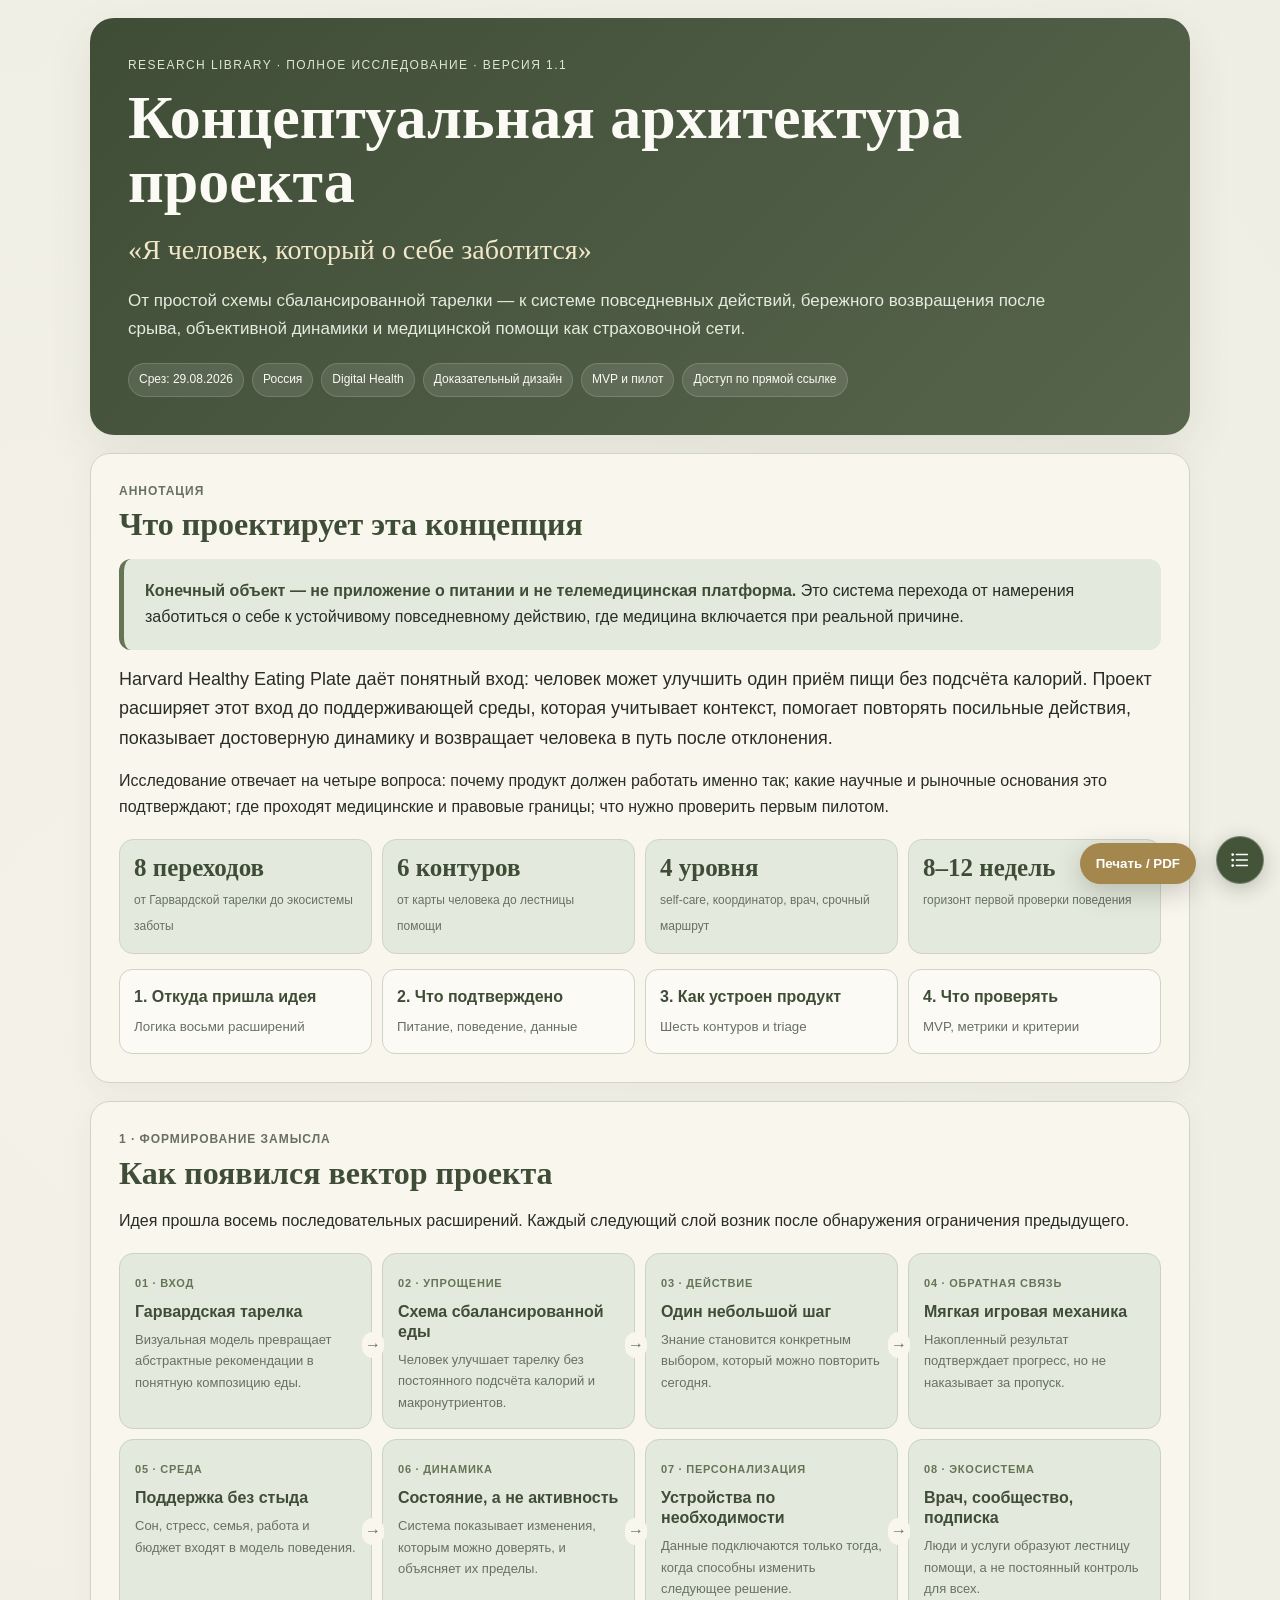
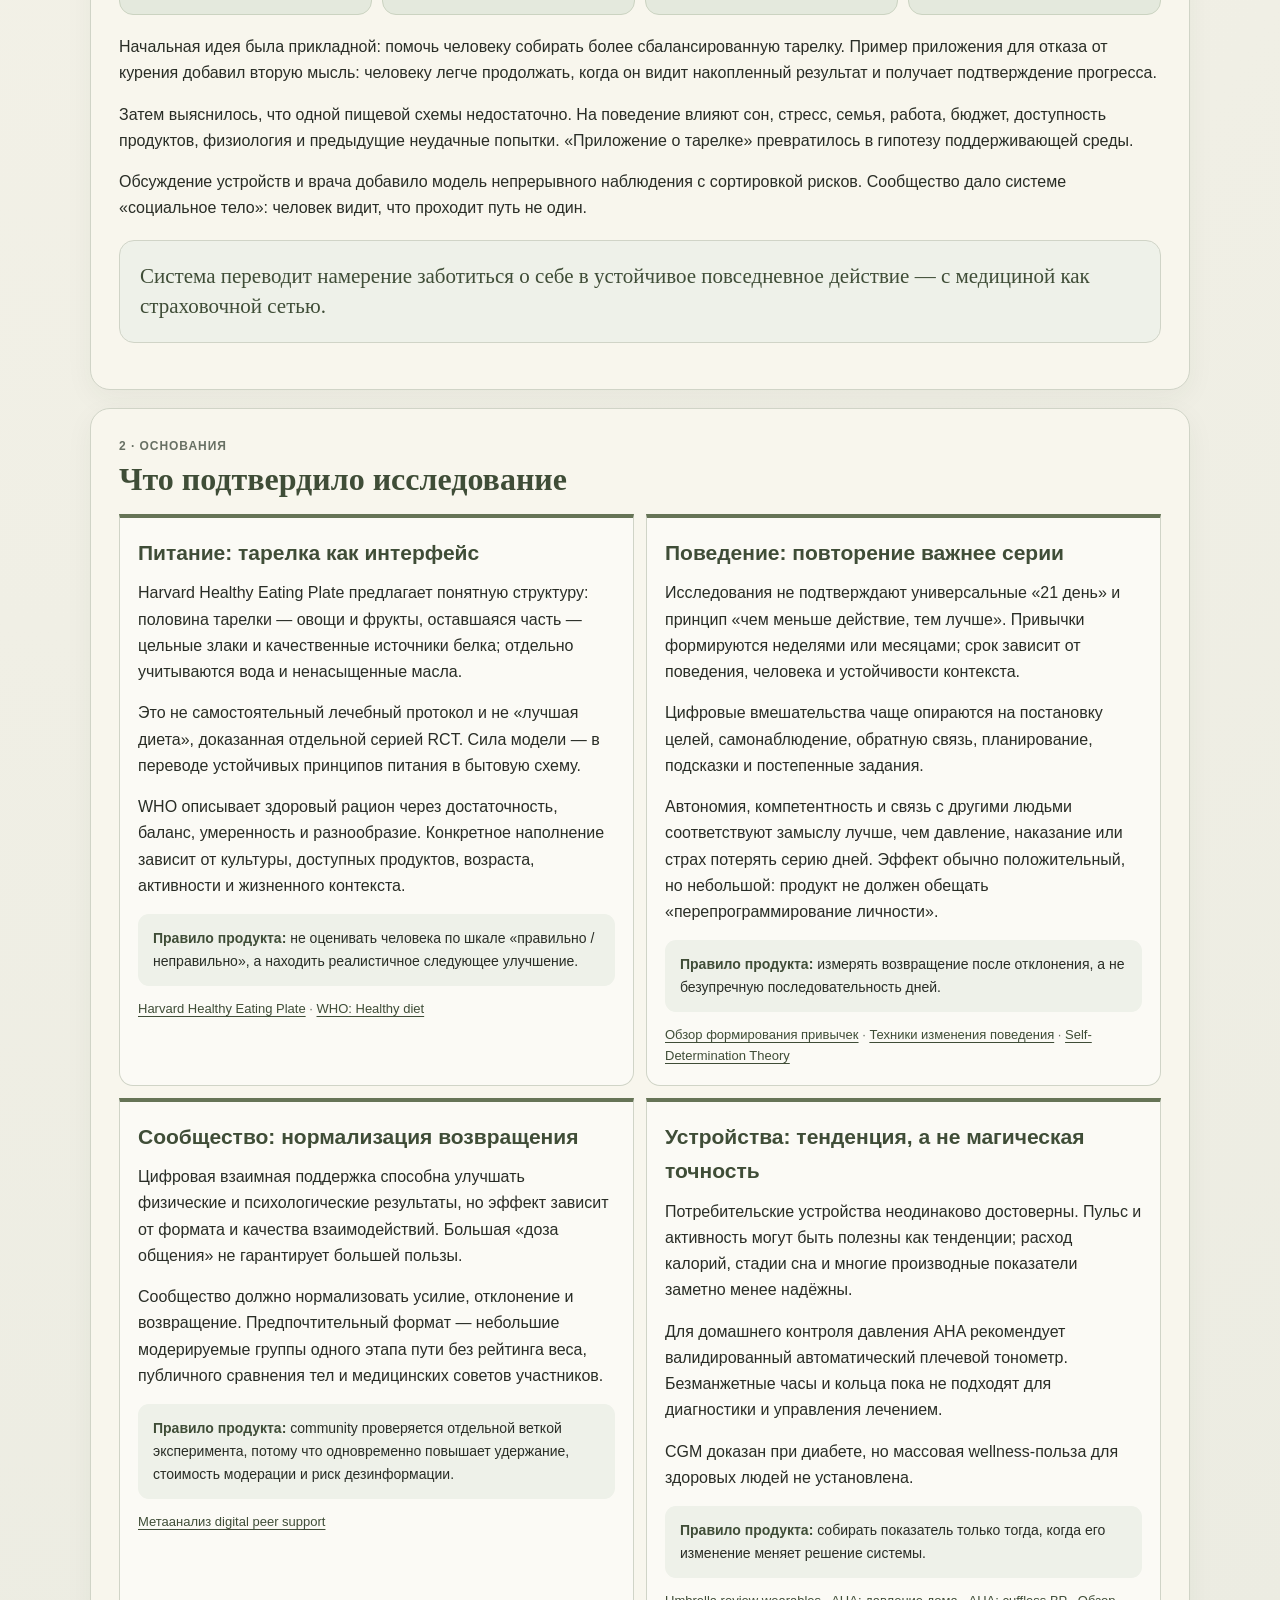
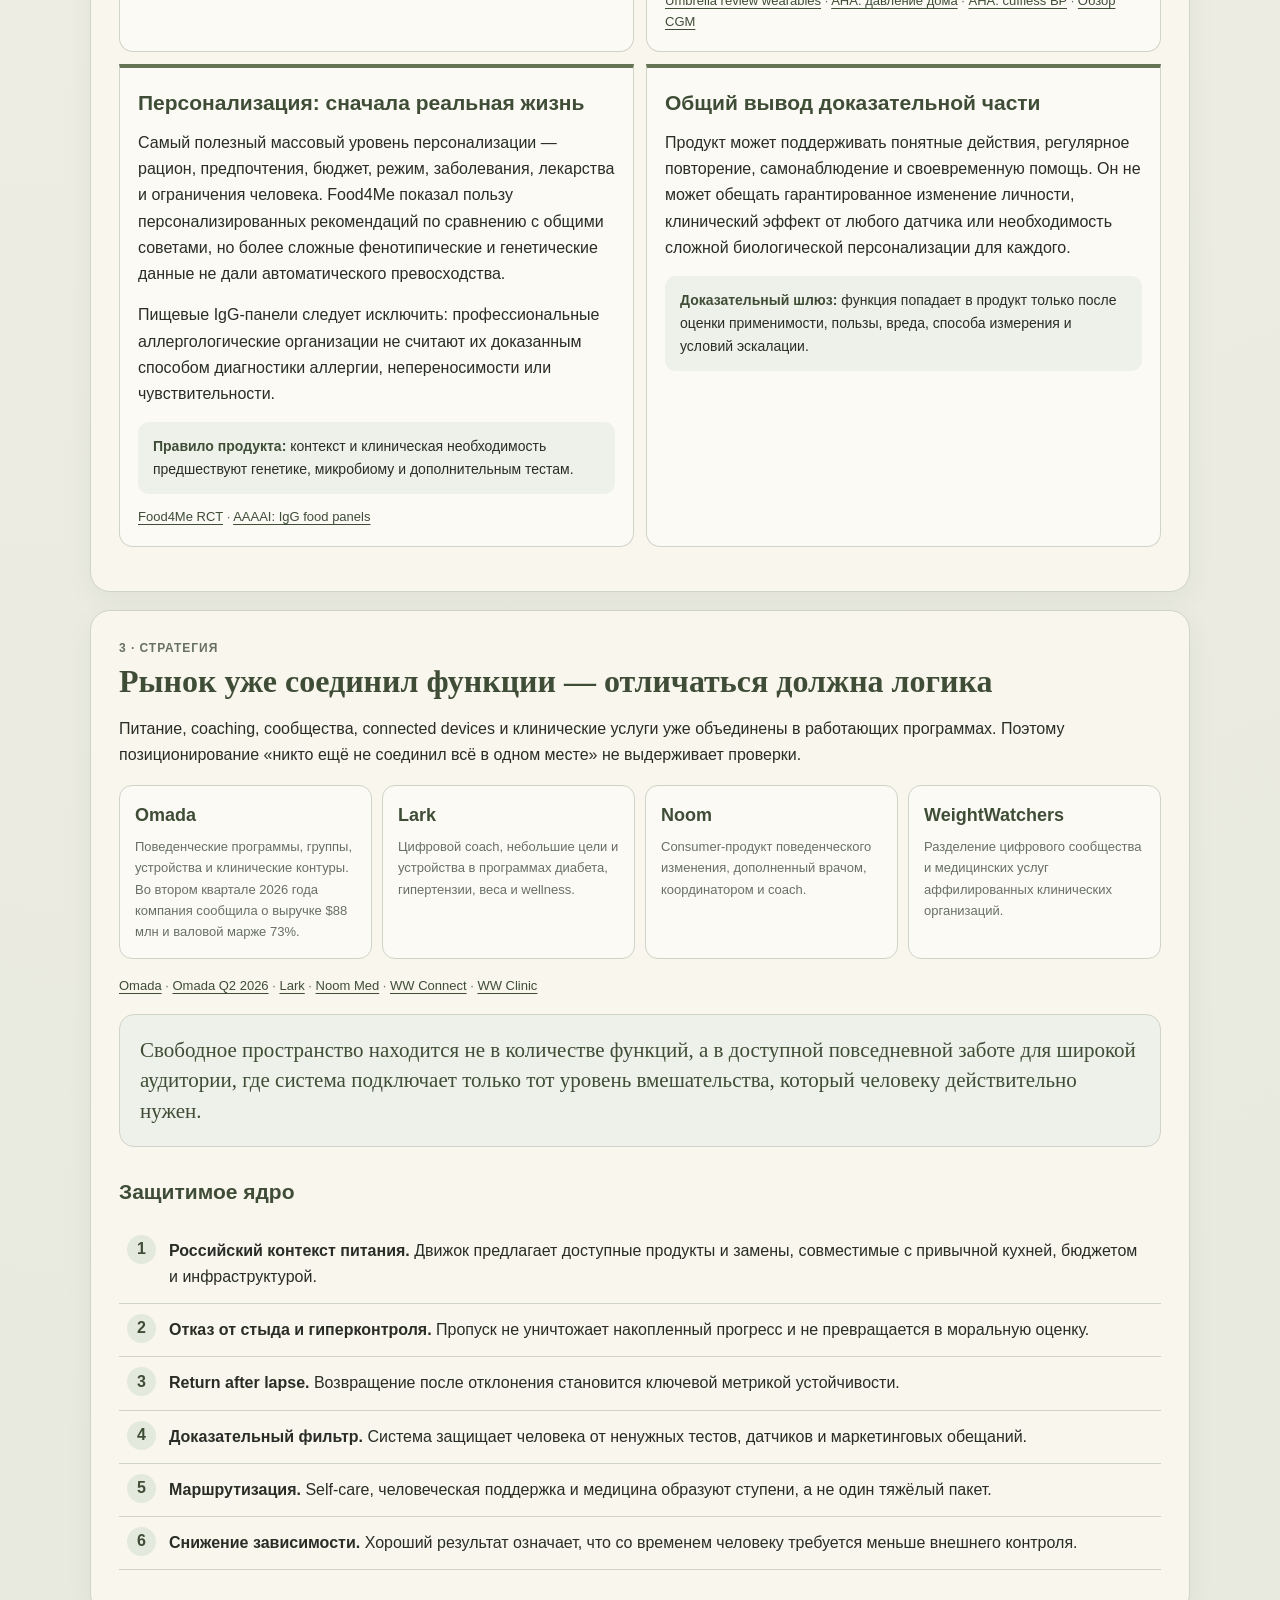
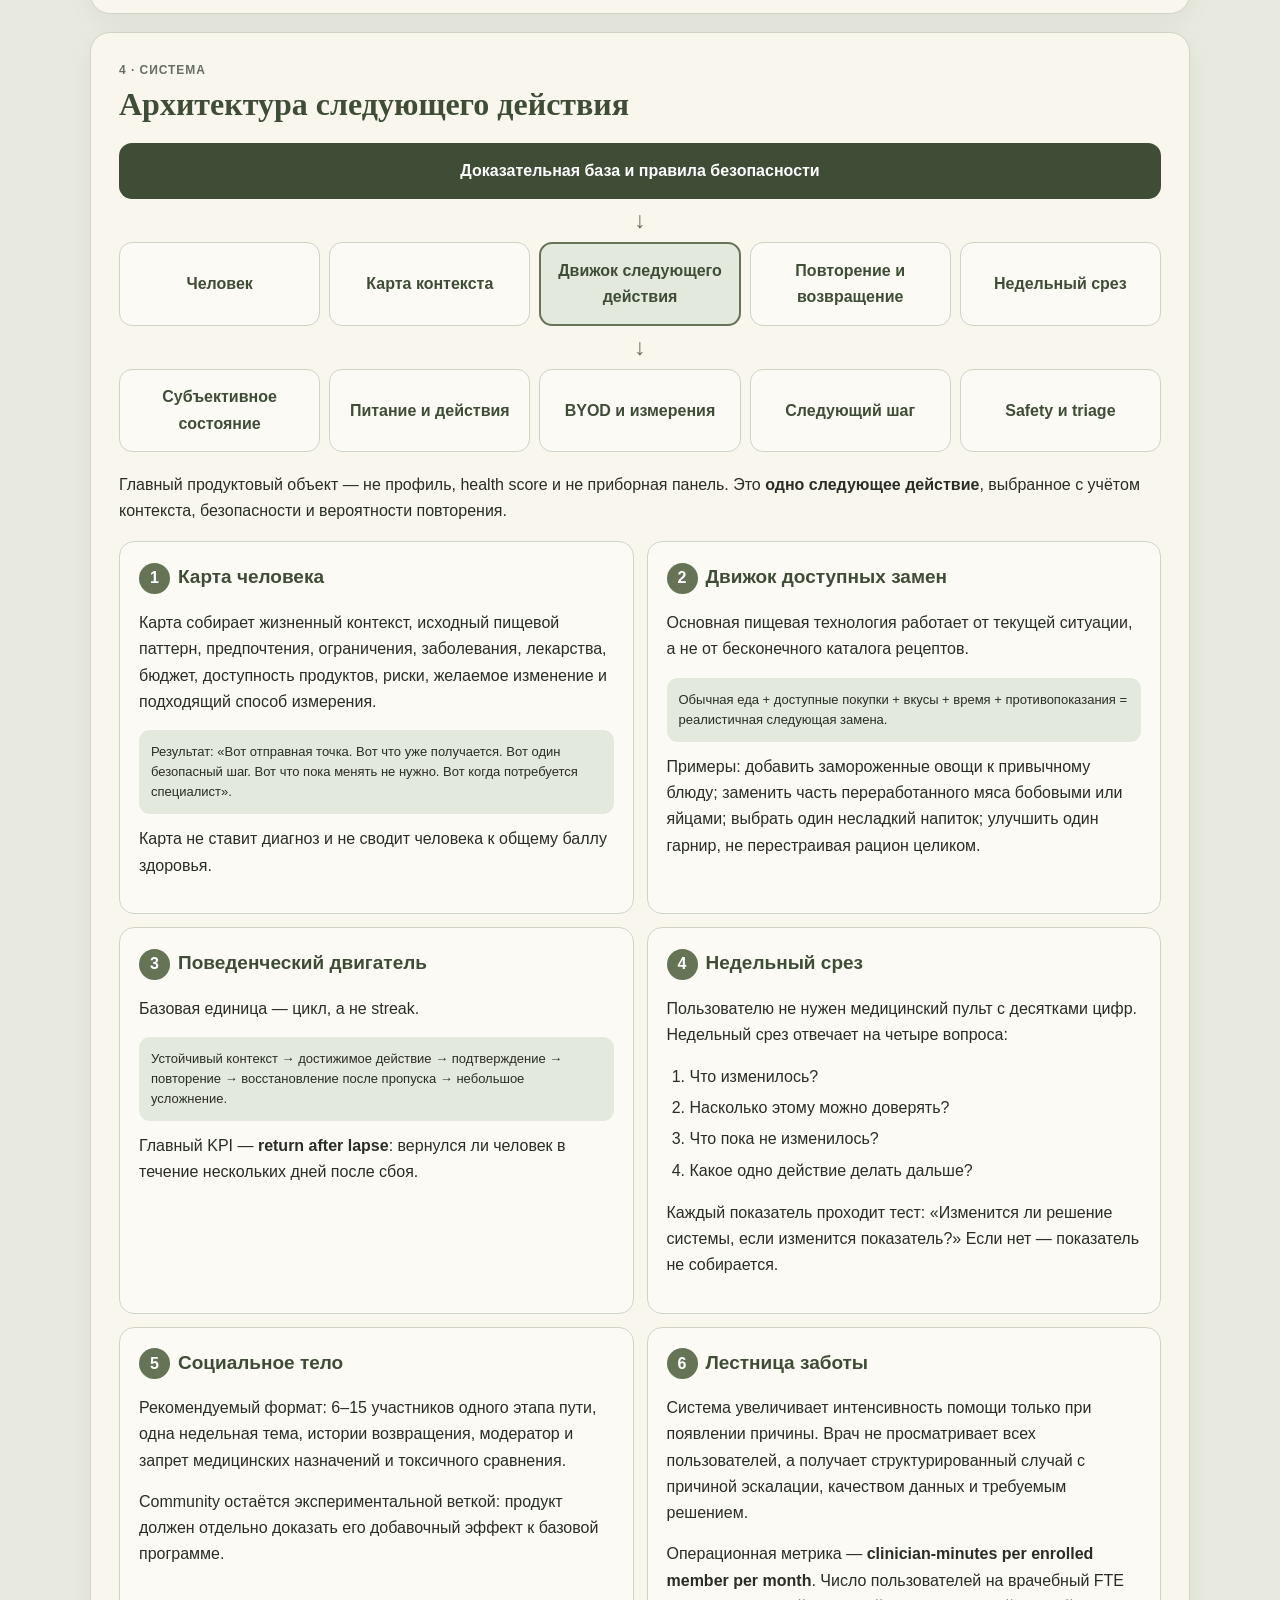
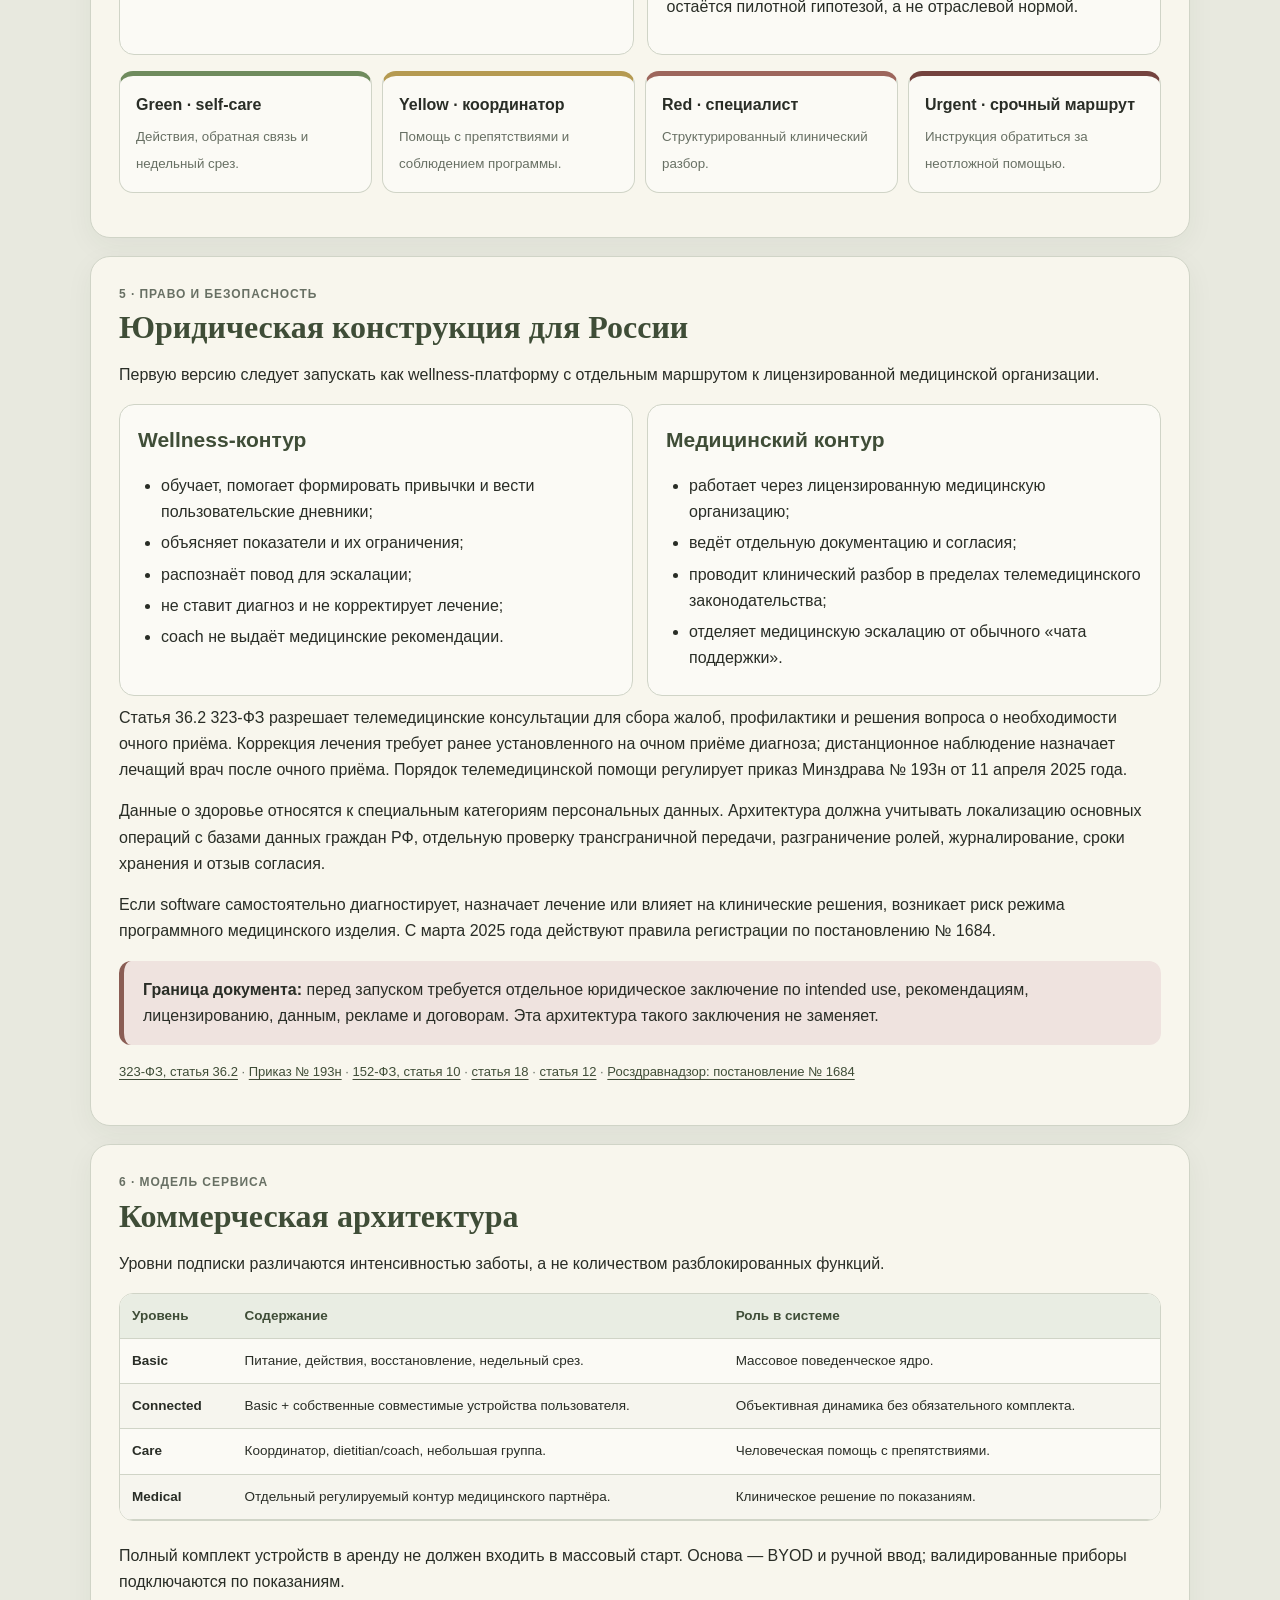
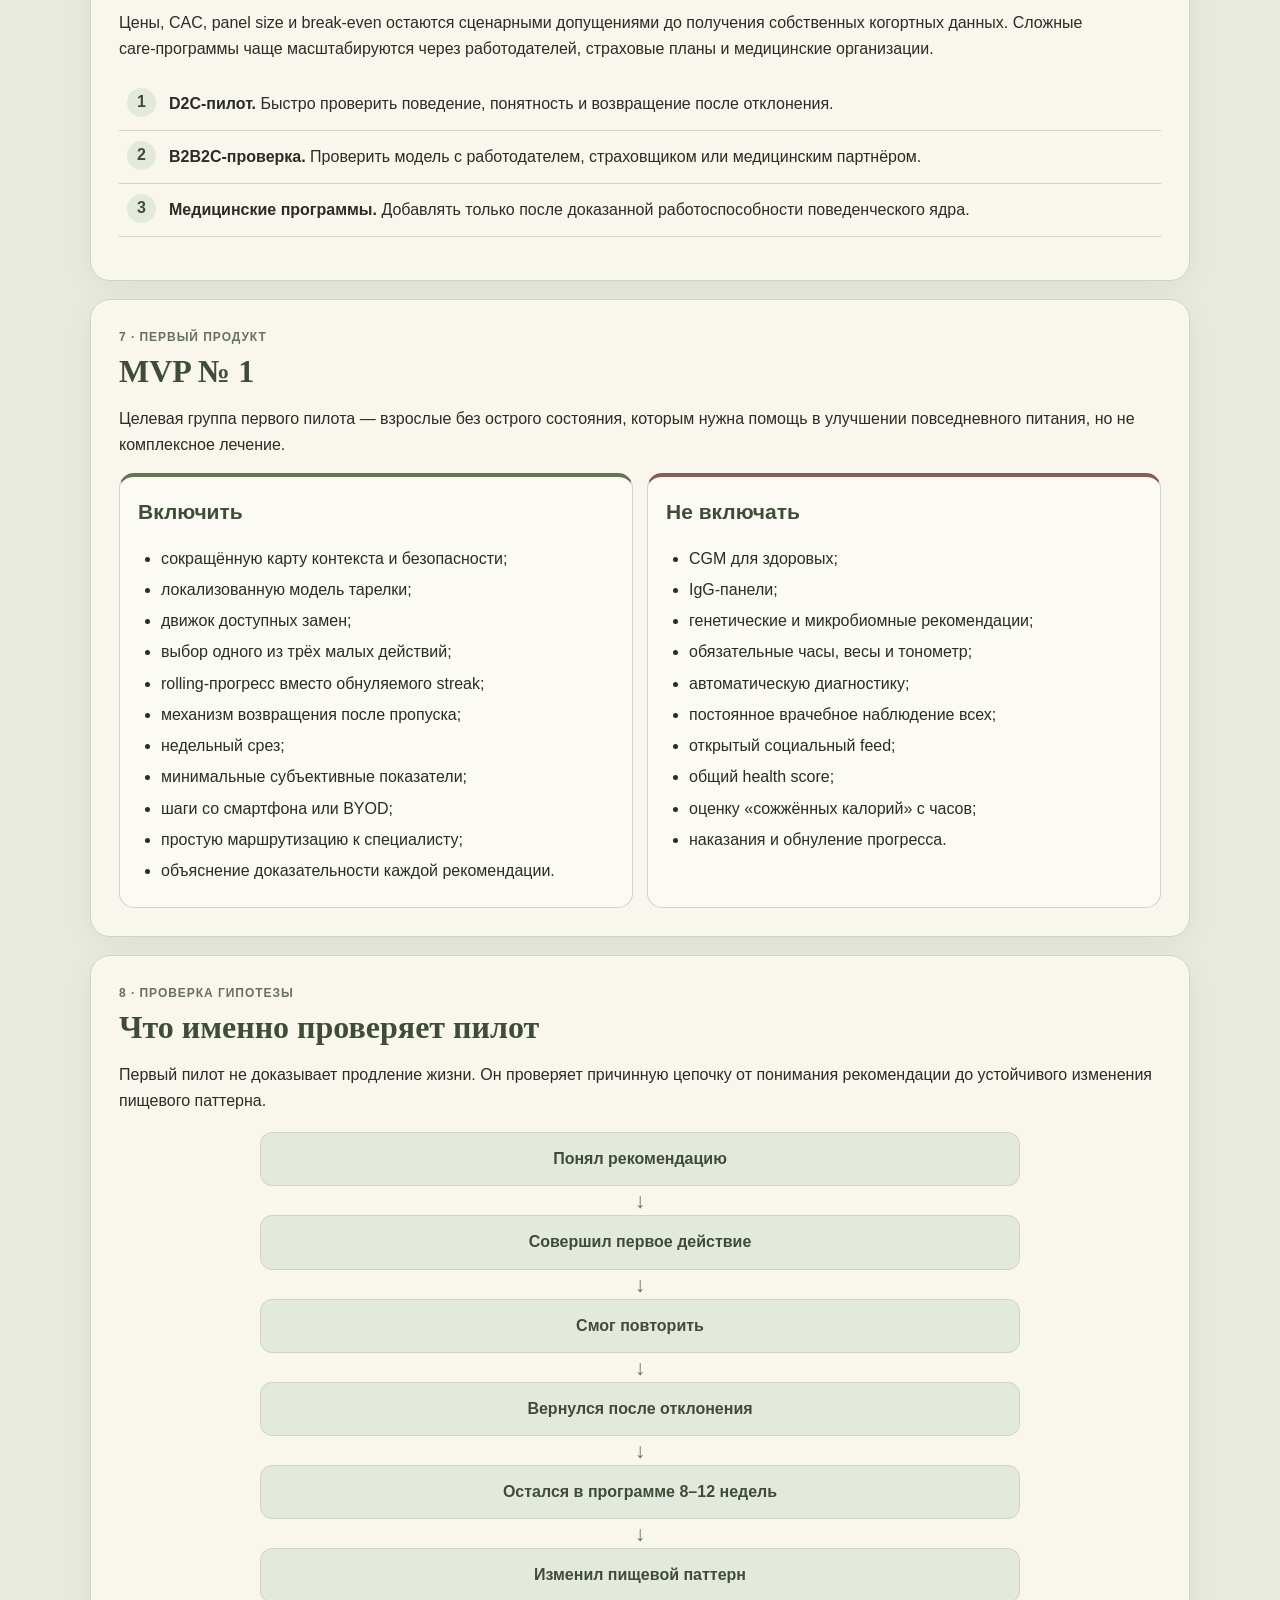
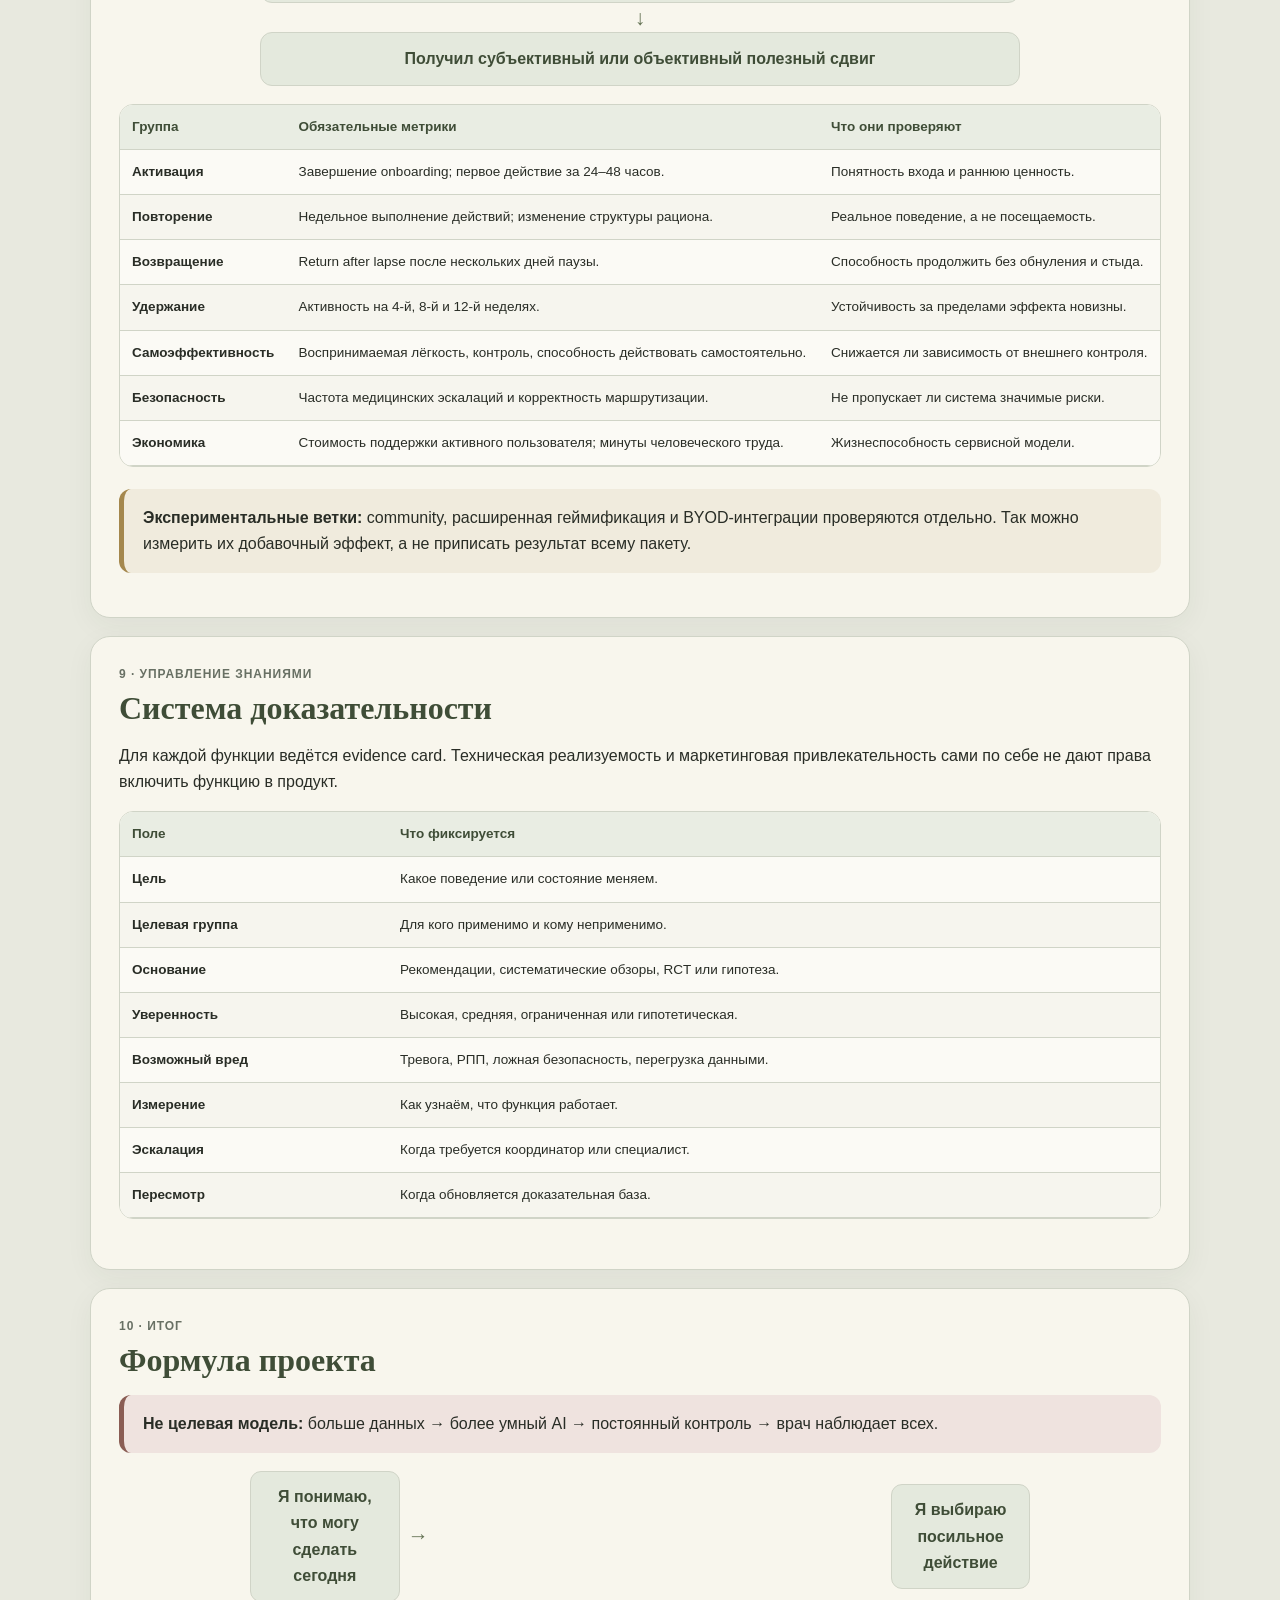
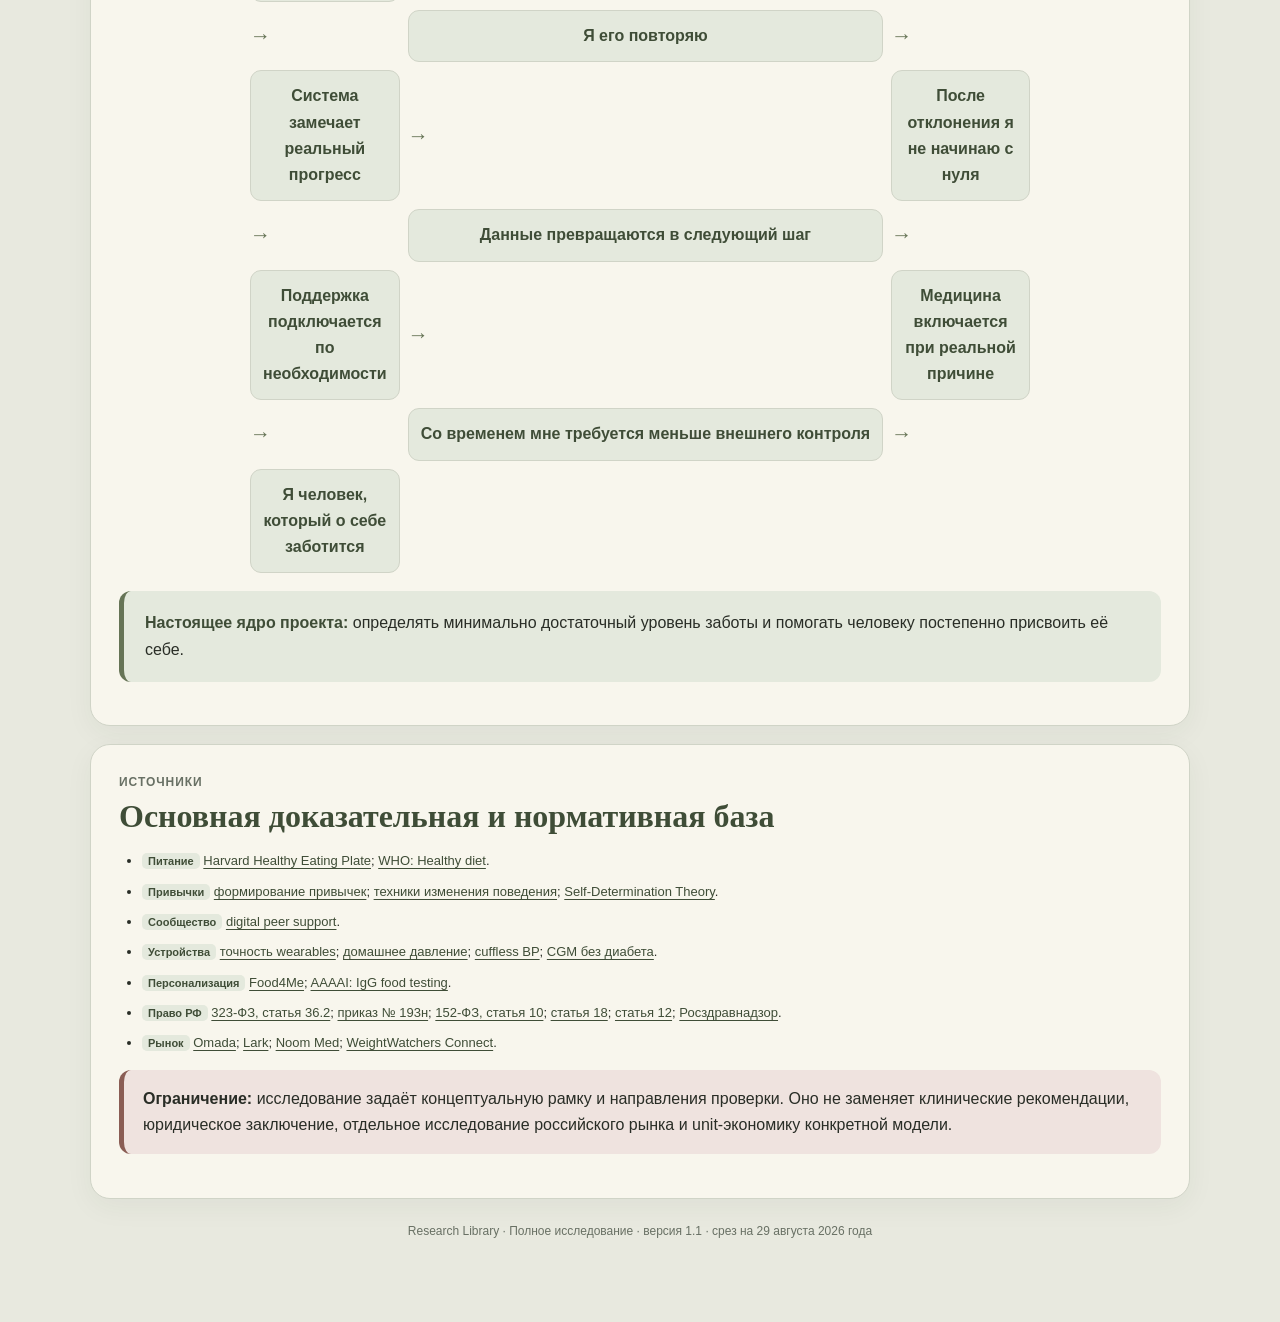
<file: research/everyday-health-care-ecosystem/index.html>
<!doctype html>
<html lang="ru">
<head>
<meta charset="utf-8">
<meta name="viewport" content="width=device-width,initial-scale=1">
<meta name="color-scheme" content="light dark">
<meta name="robots" content="noindex,nofollow,noarchive">
<meta name="description" content="Полное исследование концептуальной архитектуры цифровой экосистемы повседневной заботы о здоровье: развитие идеи, доказательная база, продуктовые контуры, правовая и коммерческая модели, MVP и пилот.">
<link rel="canonical" href="https://andersen017.github.io/research-library/research/everyday-health-care-ecosystem/">
<title>«Я человек, который о себе заботится» — полная концептуальная архитектура</title>
<style>
:root{
  --canvas:#e8e9df;--paper:#f8f6ed;--paper2:#fbfaf5;--ink:#292d26;--muted:#687064;
  --line:#d0d4c7;--olive:#667456;--deep:#3f4d37;--soft:#e4e9dd;--pale:#eef1e9;
  --ochre:#a4874d;--warn:#8a5d54;--blue:#607b7b;--shadow:0 16px 48px rgba(45,55,39,.09)
}
*{box-sizing:border-box}
html{scroll-behavior:smooth}
body{margin:0;background:radial-gradient(circle at 15% 8%,#f4f2e8 0,transparent 32%),var(--canvas);color:var(--ink);font-family:Inter,ui-sans-serif,-apple-system,BlinkMacSystemFont,"Segoe UI",Arial,sans-serif;line-height:1.64}
a{color:var(--deep);text-underline-offset:3px}
.page{width:min(1100px,calc(100% - 22px));margin:0 auto;padding:18px 0 80px}
.hero{background:linear-gradient(135deg,var(--deep),#58654d);color:#fbfaf4;border-radius:24px;padding:38px;box-shadow:var(--shadow)}
.kicker{font-size:12px;letter-spacing:.12em;text-transform:uppercase;color:#dfe5d7}
.hero h1{font-family:Georgia,"Times New Roman",serif;font-size:clamp(36px,6vw,62px);line-height:1.03;margin:10px 0 14px;max-width:970px}
.hero .hook{font-family:Georgia,"Times New Roman",serif;font-size:clamp(20px,3vw,28px);margin:0 0 14px;color:#f1e7c9}
.hero p{max-width:920px;margin:0;color:#e6eadf;font-size:17px}
.badges{display:flex;flex-wrap:wrap;gap:8px;margin-top:20px}
.badge{padding:6px 10px;border-radius:999px;background:rgba(255,255,255,.1);border:1px solid rgba(255,255,255,.15);font-size:12px}
.block{margin-top:18px;background:var(--paper);border:1px solid var(--line);border-radius:20px;padding:28px;box-shadow:0 8px 28px rgba(45,55,39,.05)}
h2,h3,h4{scroll-margin-top:24px}
h2{font-family:Georgia,"Times New Roman",serif;font-size:32px;line-height:1.12;margin:0 0 16px;color:var(--deep)}
h3{font-size:21px;margin:28px 0 10px;color:var(--deep)}
h4{font-size:16px;margin:18px 0 6px;color:var(--deep)}
p{margin:9px 0 15px}.lead{font-size:18px}.small{font-size:13px;color:var(--muted)}
.eyebrow{font-size:12px;letter-spacing:.08em;text-transform:uppercase;color:var(--muted);font-weight:800;margin-bottom:6px}
.decision{background:var(--soft);border-left:5px solid var(--olive);padding:19px 21px;border-radius:12px;margin:15px 0}
.decision strong{color:var(--deep)}
.risk{background:#efe3df;border-left:5px solid var(--warn);padding:16px 19px;border-radius:12px;margin:16px 0}
.note{background:rgba(164,135,77,.10);border-left:5px solid var(--ochre);padding:16px 19px;border-radius:12px;margin:16px 0}
.quote{font-family:Georgia,"Times New Roman",serif;font-size:21px;line-height:1.45;color:var(--deep);background:var(--pale);border:1px solid var(--line);border-radius:15px;padding:20px;margin:18px 0}
.facts{display:grid;grid-template-columns:repeat(4,minmax(0,1fr));gap:10px;margin:18px 0 4px}
.fact{background:var(--soft);border:1px solid var(--line);border-radius:14px;padding:14px}
.fact strong{display:block;color:var(--deep);font-family:Georgia,"Times New Roman",serif;font-size:25px;line-height:1.1;margin-bottom:5px}
.fact span{font-size:12px;color:var(--muted)}
.read-map{display:grid;grid-template-columns:repeat(4,1fr);gap:10px;margin-top:15px}
.read-map a{text-decoration:none;background:var(--paper2);border:1px solid var(--line);border-radius:13px;padding:14px;color:var(--ink)}
.read-map b{display:block;color:var(--deep);margin-bottom:3px}.read-map small{color:var(--muted)}
.timeline{display:grid;grid-template-columns:repeat(4,1fr);gap:10px;margin:19px 0}
.stage{background:var(--soft);border:1px solid #cbd3c1;border-radius:14px;padding:15px;min-height:145px;position:relative}
.stage span{font-size:11px;letter-spacing:.07em;text-transform:uppercase;color:var(--olive);font-weight:850}
.stage strong{display:block;color:var(--deep);font-size:16px;line-height:1.25;margin:7px 0}
.stage p{font-size:13px;color:var(--muted);margin:0}
.stage:not(:nth-child(4n)):after{content:"→";position:absolute;right:-13px;top:45%;z-index:2;color:var(--olive);font-weight:900;background:var(--paper);padding:0 3px;border-radius:99px}
.cards{display:grid;grid-template-columns:repeat(2,minmax(0,1fr));gap:12px;margin:16px 0}
.card{border-top:4px solid var(--olive);background:var(--paper2);border-radius:0 0 14px 14px;padding:18px;border-left:1px solid var(--line);border-right:1px solid var(--line);border-bottom:1px solid var(--line)}
.card h3,.card h4{margin-top:0}.card p:last-child{margin-bottom:0}
.product-rule{margin:12px 0;padding:13px 15px;border-radius:11px;background:var(--pale);font-size:14px}
.product-rule b{color:var(--deep)}
.flow-v{display:grid;grid-template-columns:1fr;justify-items:center;gap:4px;margin:18px auto;max-width:760px}
.flow-v .node{width:100%;padding:13px 16px;text-align:center;background:var(--soft);border:1px solid var(--line);border-radius:12px;font-weight:750;color:var(--deep)}
.flow-v .arrow{color:var(--olive);font-size:21px;font-weight:900;line-height:1}
.arch{display:grid;gap:10px;margin:20px 0}
.arch .evidence{background:var(--deep);color:#fff;padding:15px;text-align:center;border-radius:13px;font-weight:800}
.arch-row{display:grid;grid-template-columns:repeat(5,1fr);gap:9px}
.arch-node{background:var(--paper2);border:1px solid var(--line);border-radius:13px;padding:14px 10px;text-align:center;display:flex;align-items:center;justify-content:center;min-height:72px;color:var(--deep);font-weight:750}
.arch-node.primary{background:var(--soft);border:2px solid var(--olive)}
.arch .arrow{text-align:center;color:var(--olive);font-size:23px;line-height:1;font-weight:900}
.contours{display:grid;grid-template-columns:repeat(2,minmax(0,1fr));gap:13px;margin-top:17px}
.contour{background:var(--paper2);border:1px solid var(--line);border-radius:15px;padding:19px}
.contour-num{display:inline-grid;place-items:center;width:31px;height:31px;border-radius:50%;background:var(--olive);color:#fff;font-weight:900;margin-bottom:7px}
.contour h3{display:inline;margin:0 0 0 8px;font-size:19px}
.contour .formula{background:var(--soft);border-radius:11px;padding:12px;margin:12px 0;font-size:13px;line-height:1.55}
.contour ul{margin-bottom:0}
.table-wrap{overflow-x:auto;border:1px solid var(--line);border-radius:14px;margin:16px 0 22px}
table{border-collapse:collapse;width:100%;min-width:760px;background:var(--paper2);font-size:13.5px}
th,td{padding:11px 12px;border-bottom:1px solid var(--line);vertical-align:top;text-align:left}
th{background:#e9ede3;color:var(--deep);position:sticky;top:0}
tr:nth-child(even) td{background:#f6f5ee}
.ladder{display:grid;grid-template-columns:repeat(4,minmax(0,1fr));gap:10px;margin:16px 0}
.level{border-radius:14px;padding:16px;border:1px solid var(--line);background:var(--paper2)}
.level b{display:block;margin-bottom:5px}.level small{color:var(--muted)}
.level.green{border-top:5px solid #6f8b5d}.level.yellow{border-top:5px solid #b59a51}.level.red{border-top:5px solid #9d665c}.level.urgent{border-top:5px solid #74433e}
.two{display:grid;grid-template-columns:1fr 1fr;gap:14px}
.panel{border:1px solid var(--line);border-radius:15px;padding:18px;background:var(--paper2)}
.panel h3{margin-top:0}.panel ul{margin-bottom:0}
.include{border-top:4px solid var(--olive)}.exclude{border-top:4px solid var(--warn)}
.market-grid{display:grid;grid-template-columns:repeat(4,1fr);gap:10px;margin:16px 0}
.market{background:var(--paper2);border:1px solid var(--line);border-radius:13px;padding:15px}
.market strong{display:block;color:var(--deep);font-size:18px;margin-bottom:6px}.market p{font-size:13px;margin:0;color:var(--muted)}
.numbered{counter-reset:item;list-style:none;padding:0;margin:15px 0}
.numbered li{counter-increment:item;padding:13px 13px 13px 50px;border-bottom:1px solid var(--line);position:relative;margin:0}
.numbered li:before{content:counter(item);position:absolute;left:8px;top:10px;width:29px;height:29px;border-radius:50%;display:grid;place-items:center;background:var(--soft);color:var(--deep);font-weight:850}
.sources{font-size:13px}.sources li{margin:9px 0}
.source-tag{font-size:11px;padding:2px 6px;border-radius:5px;background:var(--soft);color:var(--deep);font-weight:750;white-space:nowrap}
.final-formula{display:grid;grid-template-columns:1fr auto 1fr;gap:8px;align-items:center;max-width:780px;margin:18px auto}
.final-formula .node{background:var(--soft);border:1px solid var(--line);border-radius:11px;padding:12px;text-align:center;color:var(--deep);font-weight:750}
.final-formula .arrow{color:var(--olive);font-size:21px;font-weight:900}
footer{text-align:center;color:var(--muted);font-size:12px;padding:23px 0 0}
.float{position:fixed;right:16px;bottom:16px;z-index:30;display:flex;gap:8px;align-items:flex-end}
.float button{border:0;border-radius:999px;background:var(--deep);color:white;padding:13px 16px;font-weight:800;box-shadow:0 8px 28px rgba(0,0,0,.2);cursor:pointer}
.float .print-btn{background:var(--ochre)}
.menu-wrap{position:relative}.menu{display:none;position:absolute;right:0;bottom:54px;width:min(390px,calc(100vw - 28px));max-height:72vh;overflow:auto;background:var(--paper);border:1px solid var(--line);border-radius:16px;padding:10px;box-shadow:var(--shadow)}
.menu.open{display:block}.menu a{display:block;text-decoration:none;padding:8px 10px;border-radius:9px;font-size:13px}.menu a:hover{background:var(--soft)}.menu .sub{padding-left:24px;color:var(--muted)}
ul,ol{padding-left:23px}li{margin:5px 0}
@media(max-width:900px){.facts,.read-map,.market-grid{grid-template-columns:repeat(2,1fr)}.timeline{grid-template-columns:repeat(2,1fr)}.stage:not(:nth-child(4n)):after{display:none}.arch-row{grid-template-columns:repeat(2,1fr)}.arch-row .arch-node:last-child{grid-column:1/-1}.ladder{grid-template-columns:repeat(2,1fr)}}
@media(max-width:720px){.page{width:min(100% - 14px,1100px);padding-top:7px}.hero{padding:26px 20px;border-radius:18px}.block{padding:21px 16px;border-radius:17px}.facts,.read-map,.timeline,.cards,.contours,.two,.market-grid,.ladder,.arch-row{grid-template-columns:1fr}.arch-row .arch-node:last-child{grid-column:auto}.final-formula{grid-template-columns:1fr}.final-formula .arrow{transform:rotate(90deg);text-align:center}.float .print-btn{display:none}.stage:after{display:none}}
@media(max-width:430px){.facts{grid-template-columns:1fr 1fr}.fact strong{font-size:22px}.hero h1{font-size:35px}.float button{padding:12px 14px}}
@media print{@page{size:A4;margin:12mm}body{background:white;color:#222}.page{width:100%;padding:0}.hero,.block{box-shadow:none;border:0}.hero{border-radius:0;padding:22px;background:#3f4d37!important;-webkit-print-color-adjust:exact;print-color-adjust:exact}.block{padding:14px 0;margin-top:10px}.float{display:none}.table-wrap{overflow:visible;border:0}table{min-width:0;font-size:9px}th,td{padding:6px 5px}h2,h3{break-after:avoid}.stage,.card,.contour,.panel,.level,.decision,.risk,.note,.quote{break-inside:avoid}.sources{font-size:10px}a{color:inherit;text-decoration:none}}
@media(prefers-color-scheme:dark){:root{--canvas:#22251f;--paper:#2b2f28;--paper2:#30352e;--ink:#ecece4;--muted:#b9c0b4;--line:#434a40;--soft:#353e31;--pale:#30382d;--deep:#d8e1d0}.hero{background:linear-gradient(135deg,#34422e,#4c5b43)}th{background:#354033}tr:nth-child(even) td{background:#30362e}.risk{background:#493632}.note{background:#463f2f}}
</style>
<link rel="stylesheet" href="../../assets/research-contents.css?v=1">
<script defer src="../../assets/research-contents.js?v=1" data-contents-source="#menu"></script>
</head>
<body>
<main class="page">
<header class="hero">
  <div class="kicker">Research Library · Полное исследование · версия 1.1</div>
  <h1>Концептуальная архитектура проекта</h1>
  <div class="hook">«Я человек, который о себе заботится»</div>
  <p>От простой схемы сбалансированной тарелки — к системе повседневных действий, бережного возвращения после срыва, объективной динамики и медицинской помощи как страховочной сети.</p>
  <div class="badges">
    <span class="badge">Срез: 29.08.2026</span>
    <span class="badge">Россия</span>
    <span class="badge">Digital Health</span>
    <span class="badge">Доказательный дизайн</span>
    <span class="badge">MVP и пилот</span>
    <span class="badge">Доступ по прямой ссылке</span>
  </div>
</header>

<section class="block" id="annotation">
  <div class="eyebrow">Аннотация</div>
  <h2>Что проектирует эта концепция</h2>
  <div class="decision"><strong>Конечный объект — не приложение о питании и не телемедицинская платформа.</strong> Это система перехода от намерения заботиться о себе к устойчивому повседневному действию, где медицина включается при реальной причине.</div>
  <p class="lead">Harvard Healthy Eating Plate даёт понятный вход: человек может улучшить один приём пищи без подсчёта калорий. Проект расширяет этот вход до поддерживающей среды, которая учитывает контекст, помогает повторять посильные действия, показывает достоверную динамику и возвращает человека в путь после отклонения.</p>
  <p>Исследование отвечает на четыре вопроса: почему продукт должен работать именно так; какие научные и рыночные основания это подтверждают; где проходят медицинские и правовые границы; что нужно проверить первым пилотом.</p>
  <div class="facts">
    <div class="fact"><strong>8 переходов</strong><span>от Гарвардской тарелки до экосистемы заботы</span></div>
    <div class="fact"><strong>6 контуров</strong><span>от карты человека до лестницы помощи</span></div>
    <div class="fact"><strong>4 уровня</strong><span>self-care, координатор, врач, срочный маршрут</span></div>
    <div class="fact"><strong>8–12 недель</strong><span>горизонт первой проверки поведения</span></div>
  </div>
  <div class="read-map">
    <a href="#vector"><b>1. Откуда пришла идея</b><small>Логика восьми расширений</small></a>
    <a href="#evidence"><b>2. Что подтверждено</b><small>Питание, поведение, данные</small></a>
    <a href="#system"><b>3. Как устроен продукт</b><small>Шесть контуров и triage</small></a>
    <a href="#pilot"><b>4. Что проверять</b><small>MVP, метрики и критерии</small></a>
  </div>
</section>

<section class="block" id="vector">
  <div class="eyebrow">1 · Формирование замысла</div>
  <h2>Как появился вектор проекта</h2>
  <p>Идея прошла восемь последовательных расширений. Каждый следующий слой возник после обнаружения ограничения предыдущего.</p>
  <div class="timeline" aria-label="Восемь этапов развития идеи">
    <div class="stage"><span>01 · Вход</span><strong>Гарвардская тарелка</strong><p>Визуальная модель превращает абстрактные рекомендации в понятную композицию еды.</p></div>
    <div class="stage"><span>02 · Упрощение</span><strong>Схема сбалансированной еды</strong><p>Человек улучшает тарелку без постоянного подсчёта калорий и макронутриентов.</p></div>
    <div class="stage"><span>03 · Действие</span><strong>Один небольшой шаг</strong><p>Знание становится конкретным выбором, который можно повторить сегодня.</p></div>
    <div class="stage"><span>04 · Обратная связь</span><strong>Мягкая игровая механика</strong><p>Накопленный результат подтверждает прогресс, но не наказывает за пропуск.</p></div>
    <div class="stage"><span>05 · Среда</span><strong>Поддержка без стыда</strong><p>Сон, стресс, семья, работа и бюджет входят в модель поведения.</p></div>
    <div class="stage"><span>06 · Динамика</span><strong>Состояние, а не активность</strong><p>Система показывает изменения, которым можно доверять, и объясняет их пределы.</p></div>
    <div class="stage"><span>07 · Персонализация</span><strong>Устройства по необходимости</strong><p>Данные подключаются только тогда, когда способны изменить следующее решение.</p></div>
    <div class="stage"><span>08 · Экосистема</span><strong>Врач, сообщество, подписка</strong><p>Люди и услуги образуют лестницу помощи, а не постоянный контроль для всех.</p></div>
  </div>
  <p>Начальная идея была прикладной: помочь человеку собирать более сбалансированную тарелку. Пример приложения для отказа от курения добавил вторую мысль: человеку легче продолжать, когда он видит накопленный результат и получает подтверждение прогресса.</p>
  <p>Затем выяснилось, что одной пищевой схемы недостаточно. На поведение влияют сон, стресс, семья, работа, бюджет, доступность продуктов, физиология и предыдущие неудачные попытки. «Приложение о тарелке» превратилось в гипотезу поддерживающей среды.</p>
  <p>Обсуждение устройств и врача добавило модель непрерывного наблюдения с сортировкой рисков. Сообщество дало системе «социальное тело»: человек видит, что проходит путь не один.</p>
  <div class="quote">Система переводит намерение заботиться о себе в устойчивое повседневное действие — с медициной как страховочной сетью.</div>
</section>

<section class="block" id="evidence">
  <div class="eyebrow">2 · Основания</div>
  <h2>Что подтвердило исследование</h2>

  <div class="cards">
    <article class="card">
      <h3>Питание: тарелка как интерфейс</h3>
      <p>Harvard Healthy Eating Plate предлагает понятную структуру: половина тарелки — овощи и фрукты, оставшаяся часть — цельные злаки и качественные источники белка; отдельно учитываются вода и ненасыщенные масла.</p>
      <p>Это не самостоятельный лечебный протокол и не «лучшая диета», доказанная отдельной серией RCT. Сила модели — в переводе устойчивых принципов питания в бытовую схему.</p>
      <p>WHO описывает здоровый рацион через достаточность, баланс, умеренность и разнообразие. Конкретное наполнение зависит от культуры, доступных продуктов, возраста, активности и жизненного контекста.</p>
      <div class="product-rule"><b>Правило продукта:</b> не оценивать человека по шкале «правильно / неправильно», а находить реалистичное следующее улучшение.</div>
      <p class="small"><a href="https://nutritionsource.hsph.harvard.edu/healthy-eating-plate/" target="_blank" rel="noreferrer">Harvard Healthy Eating Plate</a> · <a href="https://www.who.int/en/news-room/fact-sheets/detail/healthy-diet" target="_blank" rel="noreferrer">WHO: Healthy diet</a></p>
    </article>

    <article class="card">
      <h3>Поведение: повторение важнее серии</h3>
      <p>Исследования не подтверждают универсальные «21 день» и принцип «чем меньше действие, тем лучше». Привычки формируются неделями или месяцами; срок зависит от поведения, человека и устойчивости контекста.</p>
      <p>Цифровые вмешательства чаще опираются на постановку целей, самонаблюдение, обратную связь, планирование, подсказки и постепенные задания.</p>
      <p>Автономия, компетентность и связь с другими людьми соответствуют замыслу лучше, чем давление, наказание или страх потерять серию дней. Эффект обычно положительный, но небольшой: продукт не должен обещать «перепрограммирование личности».</p>
      <div class="product-rule"><b>Правило продукта:</b> измерять возвращение после отклонения, а не безупречную последовательность дней.</div>
      <p class="small"><a href="https://pmc.ncbi.nlm.nih.gov/articles/PMC11641623/" target="_blank" rel="noreferrer">Обзор формирования привычек</a> · <a href="https://pmc.ncbi.nlm.nih.gov/articles/PMC10498822/" target="_blank" rel="noreferrer">Техники изменения поведения</a> · <a href="https://pubmed.ncbi.nlm.nih.gov/32437175/" target="_blank" rel="noreferrer">Self-Determination Theory</a></p>
    </article>

    <article class="card">
      <h3>Сообщество: нормализация возвращения</h3>
      <p>Цифровая взаимная поддержка способна улучшать физические и психологические результаты, но эффект зависит от формата и качества взаимодействий. Большая «доза общения» не гарантирует большей пользы.</p>
      <p>Сообщество должно нормализовать усилие, отклонение и возвращение. Предпочтительный формат — небольшие модерируемые группы одного этапа пути без рейтинга веса, публичного сравнения тел и медицинских советов участников.</p>
      <div class="product-rule"><b>Правило продукта:</b> community проверяется отдельной веткой эксперимента, потому что одновременно повышает удержание, стоимость модерации и риск дезинформации.</div>
      <p class="small"><a href="https://pmc.ncbi.nlm.nih.gov/articles/PMC11886969/" target="_blank" rel="noreferrer">Метаанализ digital peer support</a></p>
    </article>

    <article class="card">
      <h3>Устройства: тенденция, а не магическая точность</h3>
      <p>Потребительские устройства неодинаково достоверны. Пульс и активность могут быть полезны как тенденции; расход калорий, стадии сна и многие производные показатели заметно менее надёжны.</p>
      <p>Для домашнего контроля давления AHA рекомендует валидированный автоматический плечевой тонометр. Безманжетные часы и кольца пока не подходят для диагностики и управления лечением.</p>
      <p>CGM доказан при диабете, но массовая wellness‑польза для здоровых людей не установлена.</p>
      <div class="product-rule"><b>Правило продукта:</b> собирать показатель только тогда, когда его изменение меняет решение системы.</div>
      <p class="small"><a href="https://pmc.ncbi.nlm.nih.gov/articles/PMC11560992/" target="_blank" rel="noreferrer">Umbrella review wearables</a> · <a href="https://www.heart.org/en/health-topics/high-blood-pressure/understanding-blood-pressure-readings/monitoring-your-blood-pressure-at-home" target="_blank" rel="noreferrer">AHA: давление дома</a> · <a href="https://newsroom.heart.org/news/cuffless-blood-pressure-technologies-in-wearable-devices-show-promise-to-transform-care" target="_blank" rel="noreferrer">AHA: cuffless BP</a> · <a href="https://www.gu.se/en/news/no-evidence-that-continuous-glucose-monitors-improve-health-in-people-without-diabetes" target="_blank" rel="noreferrer">Обзор CGM</a></p>
    </article>

    <article class="card">
      <h3>Персонализация: сначала реальная жизнь</h3>
      <p>Самый полезный массовый уровень персонализации — рацион, предпочтения, бюджет, режим, заболевания, лекарства и ограничения человека. Food4Me показал пользу персонализированных рекомендаций по сравнению с общими советами, но более сложные фенотипические и генетические данные не дали автоматического превосходства.</p>
      <p>Пищевые IgG‑панели следует исключить: профессиональные аллергологические организации не считают их доказанным способом диагностики аллергии, непереносимости или чувствительности.</p>
      <div class="product-rule"><b>Правило продукта:</b> контекст и клиническая необходимость предшествуют генетике, микробиому и дополнительным тестам.</div>
      <p class="small"><a href="https://pubmed.ncbi.nlm.nih.gov/27524815/" target="_blank" rel="noreferrer">Food4Me RCT</a> · <a href="https://www.aaaai.org/tools-for-the-public/conditions-library/allergies/igg-food-test" target="_blank" rel="noreferrer">AAAAI: IgG food panels</a></p>
    </article>

    <article class="card">
      <h3>Общий вывод доказательной части</h3>
      <p>Продукт может поддерживать понятные действия, регулярное повторение, самонаблюдение и своевременную помощь. Он не может обещать гарантированное изменение личности, клинический эффект от любого датчика или необходимость сложной биологической персонализации для каждого.</p>
      <div class="product-rule"><b>Доказательный шлюз:</b> функция попадает в продукт только после оценки применимости, пользы, вреда, способа измерения и условий эскалации.</div>
    </article>
  </div>
</section>

<section class="block" id="strategy">
  <div class="eyebrow">3 · Стратегия</div>
  <h2>Рынок уже соединил функции — отличаться должна логика</h2>
  <p>Питание, coaching, сообщества, connected devices и клинические услуги уже объединены в работающих программах. Поэтому позиционирование «никто ещё не соединил всё в одном месте» не выдерживает проверки.</p>
  <div class="market-grid">
    <div class="market"><strong>Omada</strong><p>Поведенческие программы, группы, устройства и клинические контуры. Во втором квартале 2026 года компания сообщила о выручке $88 млн и валовой марже 73%.</p></div>
    <div class="market"><strong>Lark</strong><p>Цифровой coach, небольшие цели и устройства в программах диабета, гипертензии, веса и wellness.</p></div>
    <div class="market"><strong>Noom</strong><p>Consumer‑продукт поведенческого изменения, дополненный врачом, координатором и coach.</p></div>
    <div class="market"><strong>WeightWatchers</strong><p>Разделение цифрового сообщества и медицинских услуг аффилированных клинических организаций.</p></div>
  </div>
  <p class="small"><a href="https://www.omadahealth.com/" target="_blank" rel="noreferrer">Omada</a> · <a href="https://investors.omadahealth.com/news-releases/news-release-details/omada-health-reports-second-quarter-2026-results-and-announces" target="_blank" rel="noreferrer">Omada Q2 2026</a> · <a href="https://www.lark.com/" target="_blank" rel="noreferrer">Lark</a> · <a href="https://www.noom.com/med/" target="_blank" rel="noreferrer">Noom Med</a> · <a href="https://www.weightwatchers.com/us/blog/connect" target="_blank" rel="noreferrer">WW Connect</a> · <a href="https://www.weightwatchers.com/us/termsandconditions/ww-clinic-medication-access" target="_blank" rel="noreferrer">WW Clinic</a></p>
  <div class="quote">Свободное пространство находится не в количестве функций, а в доступной повседневной заботе для широкой аудитории, где система подключает только тот уровень вмешательства, который человеку действительно нужен.</div>
  <h3>Защитимое ядро</h3>
  <ol class="numbered">
    <li><strong>Российский контекст питания.</strong> Движок предлагает доступные продукты и замены, совместимые с привычной кухней, бюджетом и инфраструктурой.</li>
    <li><strong>Отказ от стыда и гиперконтроля.</strong> Пропуск не уничтожает накопленный прогресс и не превращается в моральную оценку.</li>
    <li><strong>Return after lapse.</strong> Возвращение после отклонения становится ключевой метрикой устойчивости.</li>
    <li><strong>Доказательный фильтр.</strong> Система защищает человека от ненужных тестов, датчиков и маркетинговых обещаний.</li>
    <li><strong>Маршрутизация.</strong> Self-care, человеческая поддержка и медицина образуют ступени, а не один тяжёлый пакет.</li>
    <li><strong>Снижение зависимости.</strong> Хороший результат означает, что со временем человеку требуется меньше внешнего контроля.</li>
  </ol>
</section>

<section class="block" id="system">
  <div class="eyebrow">4 · Система</div>
  <h2>Архитектура следующего действия</h2>
  <div class="arch" role="img" aria-label="Путь от доказательной базы через карту контекста и следующее действие к недельному срезу и лестнице помощи">
    <div class="evidence">Доказательная база и правила безопасности</div>
    <div class="arrow">↓</div>
    <div class="arch-row">
      <div class="arch-node">Человек</div>
      <div class="arch-node">Карта контекста</div>
      <div class="arch-node primary">Движок следующего действия</div>
      <div class="arch-node">Повторение и возвращение</div>
      <div class="arch-node">Недельный срез</div>
    </div>
    <div class="arrow">↓</div>
    <div class="arch-row">
      <div class="arch-node">Субъективное состояние</div>
      <div class="arch-node">Питание и действия</div>
      <div class="arch-node">BYOD и измерения</div>
      <div class="arch-node">Следующий шаг</div>
      <div class="arch-node">Safety и triage</div>
    </div>
  </div>
  <p>Главный продуктовый объект — не профиль, health score и не приборная панель. Это <strong>одно следующее действие</strong>, выбранное с учётом контекста, безопасности и вероятности повторения.</p>

  <div class="contours">
    <article class="contour">
      <span class="contour-num">1</span><h3>Карта человека</h3>
      <p>Карта собирает жизненный контекст, исходный пищевой паттерн, предпочтения, ограничения, заболевания, лекарства, бюджет, доступность продуктов, риски, желаемое изменение и подходящий способ измерения.</p>
      <div class="formula">Результат: «Вот отправная точка. Вот что уже получается. Вот один безопасный шаг. Вот что пока менять не нужно. Вот когда потребуется специалист».</div>
      <p>Карта не ставит диагноз и не сводит человека к общему баллу здоровья.</p>
    </article>

    <article class="contour">
      <span class="contour-num">2</span><h3>Движок доступных замен</h3>
      <p>Основная пищевая технология работает от текущей ситуации, а не от бесконечного каталога рецептов.</p>
      <div class="formula">Обычная еда + доступные покупки + вкусы + время + противопоказания = реалистичная следующая замена.</div>
      <p>Примеры: добавить замороженные овощи к привычному блюду; заменить часть переработанного мяса бобовыми или яйцами; выбрать один несладкий напиток; улучшить один гарнир, не перестраивая рацион целиком.</p>
    </article>

    <article class="contour">
      <span class="contour-num">3</span><h3>Поведенческий двигатель</h3>
      <p>Базовая единица — цикл, а не streak.</p>
      <div class="formula">Устойчивый контекст → достижимое действие → подтверждение → повторение → восстановление после пропуска → небольшое усложнение.</div>
      <p>Главный KPI — <strong>return after lapse</strong>: вернулся ли человек в течение нескольких дней после сбоя.</p>
    </article>

    <article class="contour">
      <span class="contour-num">4</span><h3>Недельный срез</h3>
      <p>Пользователю не нужен медицинский пульт с десятками цифр. Недельный срез отвечает на четыре вопроса:</p>
      <ol>
        <li>Что изменилось?</li>
        <li>Насколько этому можно доверять?</li>
        <li>Что пока не изменилось?</li>
        <li>Какое одно действие делать дальше?</li>
      </ol>
      <p>Каждый показатель проходит тест: «Изменится ли решение системы, если изменится показатель?» Если нет — показатель не собирается.</p>
    </article>

    <article class="contour">
      <span class="contour-num">5</span><h3>Социальное тело</h3>
      <p>Рекомендуемый формат: 6–15 участников одного этапа пути, одна недельная тема, истории возвращения, модератор и запрет медицинских назначений и токсичного сравнения.</p>
      <p>Community остаётся экспериментальной веткой: продукт должен отдельно доказать его добавочный эффект к базовой программе.</p>
    </article>

    <article class="contour">
      <span class="contour-num">6</span><h3>Лестница заботы</h3>
      <p>Система увеличивает интенсивность помощи только при появлении причины. Врач не просматривает всех пользователей, а получает структурированный случай с причиной эскалации, качеством данных и требуемым решением.</p>
      <p>Операционная метрика — <strong>clinician-minutes per enrolled member per month</strong>. Число пользователей на врачебный FTE остаётся пилотной гипотезой, а не отраслевой нормой.</p>
    </article>
  </div>

  <div class="ladder" aria-label="Четыре уровня заботы">
    <div class="level green"><b>Green · self-care</b><small>Действия, обратная связь и недельный срез.</small></div>
    <div class="level yellow"><b>Yellow · координатор</b><small>Помощь с препятствиями и соблюдением программы.</small></div>
    <div class="level red"><b>Red · специалист</b><small>Структурированный клинический разбор.</small></div>
    <div class="level urgent"><b>Urgent · срочный маршрут</b><small>Инструкция обратиться за неотложной помощью.</small></div>
  </div>
</section>

<section class="block" id="legal">
  <div class="eyebrow">5 · Право и безопасность</div>
  <h2>Юридическая конструкция для России</h2>
  <p>Первую версию следует запускать как wellness‑платформу с отдельным маршрутом к лицензированной медицинской организации.</p>
  <div class="two">
    <div class="panel">
      <h3>Wellness‑контур</h3>
      <ul>
        <li>обучает, помогает формировать привычки и вести пользовательские дневники;</li>
        <li>объясняет показатели и их ограничения;</li>
        <li>распознаёт повод для эскалации;</li>
        <li>не ставит диагноз и не корректирует лечение;</li>
        <li>coach не выдаёт медицинские рекомендации.</li>
      </ul>
    </div>
    <div class="panel">
      <h3>Медицинский контур</h3>
      <ul>
        <li>работает через лицензированную медицинскую организацию;</li>
        <li>ведёт отдельную документацию и согласия;</li>
        <li>проводит клинический разбор в пределах телемедицинского законодательства;</li>
        <li>отделяет медицинскую эскалацию от обычного «чата поддержки».</li>
      </ul>
    </div>
  </div>
  <p>Статья 36.2 323‑ФЗ разрешает телемедицинские консультации для сбора жалоб, профилактики и решения вопроса о необходимости очного приёма. Коррекция лечения требует ранее установленного на очном приёме диагноза; дистанционное наблюдение назначает лечащий врач после очного приёма. Порядок телемедицинской помощи регулирует приказ Минздрава № 193н от 11 апреля 2025 года.</p>
  <p>Данные о здоровье относятся к специальным категориям персональных данных. Архитектура должна учитывать локализацию основных операций с базами данных граждан РФ, отдельную проверку трансграничной передачи, разграничение ролей, журналирование, сроки хранения и отзыв согласия.</p>
  <p>Если software самостоятельно диагностирует, назначает лечение или влияет на клинические решения, возникает риск режима программного медицинского изделия. С марта 2025 года действуют правила регистрации по постановлению № 1684.</p>
  <div class="risk"><strong>Граница документа:</strong> перед запуском требуется отдельное юридическое заключение по intended use, рекомендациям, лицензированию, данным, рекламе и договорам. Эта архитектура такого заключения не заменяет.</div>
  <p class="small"><a href="https://www.consultant.ru/document/cons_doc_LAW_121895/ccf02734a76e335943ae86f86b319d6035cca374/" target="_blank" rel="noreferrer">323‑ФЗ, статья 36.2</a> · <a href="https://rg.ru/documents/2025/05/16/minzdrav-prikaz193-site-dok.html" target="_blank" rel="noreferrer">Приказ № 193н</a> · <a href="https://www.consultant.ru/document/cons_doc_LAW_61801/26edb2934b899bf9c74c3a8f7e574651c6565e6d/" target="_blank" rel="noreferrer">152‑ФЗ, статья 10</a> · <a href="https://www.consultant.ru/document/cons_doc_LAW_61801/cbf4e15b7c330f9372e876cdf2bc928bad7950ef/" target="_blank" rel="noreferrer">статья 18</a> · <a href="https://www.consultant.ru/document/cons_doc_LAW_61801/e4ebbe1780de623c7cf32a59ca82a7bb523a25dd/" target="_blank" rel="noreferrer">статья 12</a> · <a href="https://roszdravnadzor.gov.ru/medproducts/changesregdoc/news/46398" target="_blank" rel="noreferrer">Росздравнадзор: постановление № 1684</a></p>
</section>

<section class="block" id="commercial">
  <div class="eyebrow">6 · Модель сервиса</div>
  <h2>Коммерческая архитектура</h2>
  <p>Уровни подписки различаются интенсивностью заботы, а не количеством разблокированных функций.</p>
  <div class="table-wrap">
    <table>
      <thead><tr><th>Уровень</th><th>Содержание</th><th>Роль в системе</th></tr></thead>
      <tbody>
        <tr><td><strong>Basic</strong></td><td>Питание, действия, восстановление, недельный срез.</td><td>Массовое поведенческое ядро.</td></tr>
        <tr><td><strong>Connected</strong></td><td>Basic + собственные совместимые устройства пользователя.</td><td>Объективная динамика без обязательного комплекта.</td></tr>
        <tr><td><strong>Care</strong></td><td>Координатор, dietitian/coach, небольшая группа.</td><td>Человеческая помощь с препятствиями.</td></tr>
        <tr><td><strong>Medical</strong></td><td>Отдельный регулируемый контур медицинского партнёра.</td><td>Клиническое решение по показаниям.</td></tr>
      </tbody>
    </table>
  </div>
  <p>Полный комплект устройств в аренду не должен входить в массовый старт. Основа — BYOD и ручной ввод; валидированные приборы подключаются по показаниям.</p>
  <p>Цены, CAC, panel size и break-even остаются сценарными допущениями до получения собственных когортных данных. Сложные care‑программы чаще масштабируются через работодателей, страховые планы и медицинские организации.</p>
  <ol class="numbered">
    <li><strong>D2C‑пилот.</strong> Быстро проверить поведение, понятность и возвращение после отклонения.</li>
    <li><strong>B2B2C‑проверка.</strong> Проверить модель с работодателем, страховщиком или медицинским партнёром.</li>
    <li><strong>Медицинские программы.</strong> Добавлять только после доказанной работоспособности поведенческого ядра.</li>
  </ol>
</section>

<section class="block" id="mvp">
  <div class="eyebrow">7 · Первый продукт</div>
  <h2>MVP № 1</h2>
  <p>Целевая группа первого пилота — взрослые без острого состояния, которым нужна помощь в улучшении повседневного питания, но не комплексное лечение.</p>
  <div class="two">
    <div class="panel include">
      <h3>Включить</h3>
      <ul>
        <li>сокращённую карту контекста и безопасности;</li>
        <li>локализованную модель тарелки;</li>
        <li>движок доступных замен;</li>
        <li>выбор одного из трёх малых действий;</li>
        <li>rolling‑прогресс вместо обнуляемого streak;</li>
        <li>механизм возвращения после пропуска;</li>
        <li>недельный срез;</li>
        <li>минимальные субъективные показатели;</li>
        <li>шаги со смартфона или BYOD;</li>
        <li>простую маршрутизацию к специалисту;</li>
        <li>объяснение доказательности каждой рекомендации.</li>
      </ul>
    </div>
    <div class="panel exclude">
      <h3>Не включать</h3>
      <ul>
        <li>CGM для здоровых;</li>
        <li>IgG‑панели;</li>
        <li>генетические и микробиомные рекомендации;</li>
        <li>обязательные часы, весы и тонометр;</li>
        <li>автоматическую диагностику;</li>
        <li>постоянное врачебное наблюдение всех;</li>
        <li>открытый социальный feed;</li>
        <li>общий health score;</li>
        <li>оценку «сожжённых калорий» с часов;</li>
        <li>наказания и обнуление прогресса.</li>
      </ul>
    </div>
  </div>
</section>

<section class="block" id="pilot">
  <div class="eyebrow">8 · Проверка гипотезы</div>
  <h2>Что именно проверяет пилот</h2>
  <p>Первый пилот не доказывает продление жизни. Он проверяет причинную цепочку от понимания рекомендации до устойчивого изменения пищевого паттерна.</p>
  <div class="flow-v" aria-label="Причинная цепочка пилота">
    <div class="node">Понял рекомендацию</div><div class="arrow">↓</div>
    <div class="node">Совершил первое действие</div><div class="arrow">↓</div>
    <div class="node">Смог повторить</div><div class="arrow">↓</div>
    <div class="node">Вернулся после отклонения</div><div class="arrow">↓</div>
    <div class="node">Остался в программе 8–12 недель</div><div class="arrow">↓</div>
    <div class="node">Изменил пищевой паттерн</div><div class="arrow">↓</div>
    <div class="node">Получил субъективный или объективный полезный сдвиг</div>
  </div>
  <div class="table-wrap">
    <table>
      <thead><tr><th>Группа</th><th>Обязательные метрики</th><th>Что они проверяют</th></tr></thead>
      <tbody>
        <tr><td><strong>Активация</strong></td><td>Завершение onboarding; первое действие за 24–48 часов.</td><td>Понятность входа и раннюю ценность.</td></tr>
        <tr><td><strong>Повторение</strong></td><td>Недельное выполнение действий; изменение структуры рациона.</td><td>Реальное поведение, а не посещаемость.</td></tr>
        <tr><td><strong>Возвращение</strong></td><td>Return after lapse после нескольких дней паузы.</td><td>Способность продолжить без обнуления и стыда.</td></tr>
        <tr><td><strong>Удержание</strong></td><td>Активность на 4‑й, 8‑й и 12‑й неделях.</td><td>Устойчивость за пределами эффекта новизны.</td></tr>
        <tr><td><strong>Самоэффективность</strong></td><td>Воспринимаемая лёгкость, контроль, способность действовать самостоятельно.</td><td>Снижается ли зависимость от внешнего контроля.</td></tr>
        <tr><td><strong>Безопасность</strong></td><td>Частота медицинских эскалаций и корректность маршрутизации.</td><td>Не пропускает ли система значимые риски.</td></tr>
        <tr><td><strong>Экономика</strong></td><td>Стоимость поддержки активного пользователя; минуты человеческого труда.</td><td>Жизнеспособность сервисной модели.</td></tr>
      </tbody>
    </table>
  </div>
  <div class="note"><strong>Экспериментальные ветки:</strong> community, расширенная геймификация и BYOD‑интеграции проверяются отдельно. Так можно измерить их добавочный эффект, а не приписать результат всему пакету.</div>
</section>

<section class="block" id="governance">
  <div class="eyebrow">9 · Управление знаниями</div>
  <h2>Система доказательности</h2>
  <p>Для каждой функции ведётся evidence card. Техническая реализуемость и маркетинговая привлекательность сами по себе не дают права включить функцию в продукт.</p>
  <div class="table-wrap">
    <table>
      <thead><tr><th>Поле</th><th>Что фиксируется</th></tr></thead>
      <tbody>
        <tr><td><strong>Цель</strong></td><td>Какое поведение или состояние меняем.</td></tr>
        <tr><td><strong>Целевая группа</strong></td><td>Для кого применимо и кому неприменимо.</td></tr>
        <tr><td><strong>Основание</strong></td><td>Рекомендации, систематические обзоры, RCT или гипотеза.</td></tr>
        <tr><td><strong>Уверенность</strong></td><td>Высокая, средняя, ограниченная или гипотетическая.</td></tr>
        <tr><td><strong>Возможный вред</strong></td><td>Тревога, РПП, ложная безопасность, перегрузка данными.</td></tr>
        <tr><td><strong>Измерение</strong></td><td>Как узнаём, что функция работает.</td></tr>
        <tr><td><strong>Эскалация</strong></td><td>Когда требуется координатор или специалист.</td></tr>
        <tr><td><strong>Пересмотр</strong></td><td>Когда обновляется доказательная база.</td></tr>
      </tbody>
    </table>
  </div>
</section>

<section class="block" id="formula">
  <div class="eyebrow">10 · Итог</div>
  <h2>Формула проекта</h2>
  <div class="risk"><strong>Не целевая модель:</strong> больше данных → более умный AI → постоянный контроль → врач наблюдает всех.</div>
  <div class="final-formula" aria-label="Желаемый путь пользователя">
    <div class="node">Я понимаю, что могу сделать сегодня</div><div class="arrow">→</div>
    <div class="node">Я выбираю посильное действие</div><div class="arrow">→</div>
    <div class="node">Я его повторяю</div><div class="arrow">→</div>
    <div class="node">Система замечает реальный прогресс</div><div class="arrow">→</div>
    <div class="node">После отклонения я не начинаю с нуля</div><div class="arrow">→</div>
    <div class="node">Данные превращаются в следующий шаг</div><div class="arrow">→</div>
    <div class="node">Поддержка подключается по необходимости</div><div class="arrow">→</div>
    <div class="node">Медицина включается при реальной причине</div><div class="arrow">→</div>
    <div class="node">Со временем мне требуется меньше внешнего контроля</div><div class="arrow">→</div>
    <div class="node">Я человек, который о себе заботится</div>
  </div>
  <div class="decision"><strong>Настоящее ядро проекта:</strong> определять минимально достаточный уровень заботы и помогать человеку постепенно присвоить её себе.</div>
</section>

<section class="block" id="sources">
  <div class="eyebrow">Источники</div>
  <h2>Основная доказательная и нормативная база</h2>
  <ul class="sources">
    <li><span class="source-tag">Питание</span> <a href="https://nutritionsource.hsph.harvard.edu/healthy-eating-plate/" target="_blank" rel="noreferrer">Harvard Healthy Eating Plate</a>; <a href="https://www.who.int/en/news-room/fact-sheets/detail/healthy-diet" target="_blank" rel="noreferrer">WHO: Healthy diet</a>.</li>
    <li><span class="source-tag">Привычки</span> <a href="https://pmc.ncbi.nlm.nih.gov/articles/PMC11641623/" target="_blank" rel="noreferrer">формирование привычек</a>; <a href="https://pmc.ncbi.nlm.nih.gov/articles/PMC10498822/" target="_blank" rel="noreferrer">техники изменения поведения</a>; <a href="https://pubmed.ncbi.nlm.nih.gov/32437175/" target="_blank" rel="noreferrer">Self‑Determination Theory</a>.</li>
    <li><span class="source-tag">Сообщество</span> <a href="https://pmc.ncbi.nlm.nih.gov/articles/PMC11886969/" target="_blank" rel="noreferrer">digital peer support</a>.</li>
    <li><span class="source-tag">Устройства</span> <a href="https://pmc.ncbi.nlm.nih.gov/articles/PMC11560992/" target="_blank" rel="noreferrer">точность wearables</a>; <a href="https://www.heart.org/en/health-topics/high-blood-pressure/understanding-blood-pressure-readings/monitoring-your-blood-pressure-at-home" target="_blank" rel="noreferrer">домашнее давление</a>; <a href="https://newsroom.heart.org/news/cuffless-blood-pressure-technologies-in-wearable-devices-show-promise-to-transform-care" target="_blank" rel="noreferrer">cuffless BP</a>; <a href="https://www.gu.se/en/news/no-evidence-that-continuous-glucose-monitors-improve-health-in-people-without-diabetes" target="_blank" rel="noreferrer">CGM без диабета</a>.</li>
    <li><span class="source-tag">Персонализация</span> <a href="https://pubmed.ncbi.nlm.nih.gov/27524815/" target="_blank" rel="noreferrer">Food4Me</a>; <a href="https://www.aaaai.org/tools-for-the-public/conditions-library/allergies/igg-food-test" target="_blank" rel="noreferrer">AAAAI: IgG food testing</a>.</li>
    <li><span class="source-tag">Право РФ</span> <a href="https://www.consultant.ru/document/cons_doc_LAW_121895/ccf02734a76e335943ae86f86b319d6035cca374/" target="_blank" rel="noreferrer">323‑ФЗ, статья 36.2</a>; <a href="https://rg.ru/documents/2025/05/16/minzdrav-prikaz193-site-dok.html" target="_blank" rel="noreferrer">приказ № 193н</a>; <a href="https://www.consultant.ru/document/cons_doc_LAW_61801/26edb2934b899bf9c74c3a8f7e574651c6565e6d/" target="_blank" rel="noreferrer">152‑ФЗ, статья 10</a>; <a href="https://www.consultant.ru/document/cons_doc_LAW_61801/cbf4e15b7c330f9372e876cdf2bc928bad7950ef/" target="_blank" rel="noreferrer">статья 18</a>; <a href="https://www.consultant.ru/document/cons_doc_LAW_61801/e4ebbe1780de623c7cf32a59ca82a7bb523a25dd/" target="_blank" rel="noreferrer">статья 12</a>; <a href="https://roszdravnadzor.gov.ru/medproducts/changesregdoc/news/46398" target="_blank" rel="noreferrer">Росздравнадзор</a>.</li>
    <li><span class="source-tag">Рынок</span> <a href="https://www.omadahealth.com/" target="_blank" rel="noreferrer">Omada</a>; <a href="https://www.lark.com/" target="_blank" rel="noreferrer">Lark</a>; <a href="https://www.noom.com/med/" target="_blank" rel="noreferrer">Noom Med</a>; <a href="https://www.weightwatchers.com/us/blog/connect" target="_blank" rel="noreferrer">WeightWatchers Connect</a>.</li>
  </ul>
  <div class="risk"><strong>Ограничение:</strong> исследование задаёт концептуальную рамку и направления проверки. Оно не заменяет клинические рекомендации, юридическое заключение, отдельное исследование российского рынка и unit‑экономику конкретной модели.</div>
</section>

<footer>Research Library · Полное исследование · версия 1.1 · срез на 29 августа 2026 года</footer>
</main>

<div class="float">
  <button type="button" class="print-btn" id="printBtn">Печать / PDF</button>
  <div class="menu-wrap">
    <div class="menu" id="menu" aria-label="Содержание страницы">
      <a href="#annotation">Аннотация</a>
      <a href="#vector">1. Формирование вектора</a>
      <a href="#evidence">2. Доказательная база</a>
      <a href="#strategy">3. Стратегическое уточнение</a>
      <a href="#system">4. Архитектура системы</a>
      <a href="#legal">5. Правовая конструкция</a>
      <a href="#commercial">6. Коммерческая архитектура</a>
      <a href="#mvp">7. MVP № 1</a>
      <a href="#pilot">8. Пилот и метрики</a>
      <a href="#governance">9. Evidence cards</a>
      <a href="#formula">10. Формула проекта</a>
      <a href="#sources" class="sub">Источники</a>
      <a href="../../">← В библиотеку</a>
    </div>
    <button type="button" id="tocBtn" aria-expanded="false" aria-controls="menu">☰ Содержание</button>
  </div>
</div>

<script>
const tocButton=document.getElementById("tocBtn");
const menu=document.getElementById("menu");
const printButton=document.getElementById("printBtn");
function closeMenu(){menu.classList.remove("open");tocButton.setAttribute("aria-expanded","false")}
tocButton.addEventListener("click",function(){const isOpen=menu.classList.toggle("open");tocButton.setAttribute("aria-expanded",String(isOpen))});
menu.querySelectorAll("a").forEach(function(link){link.addEventListener("click",closeMenu)});
document.addEventListener("click",function(event){if(!event.target.closest(".menu-wrap"))closeMenu()});
document.addEventListener("keydown",function(event){if(event.key==="Escape"){closeMenu();tocButton.focus()}});
printButton.addEventListener("click",function(){window.print()});
</script>
</body>
</html>
</file>
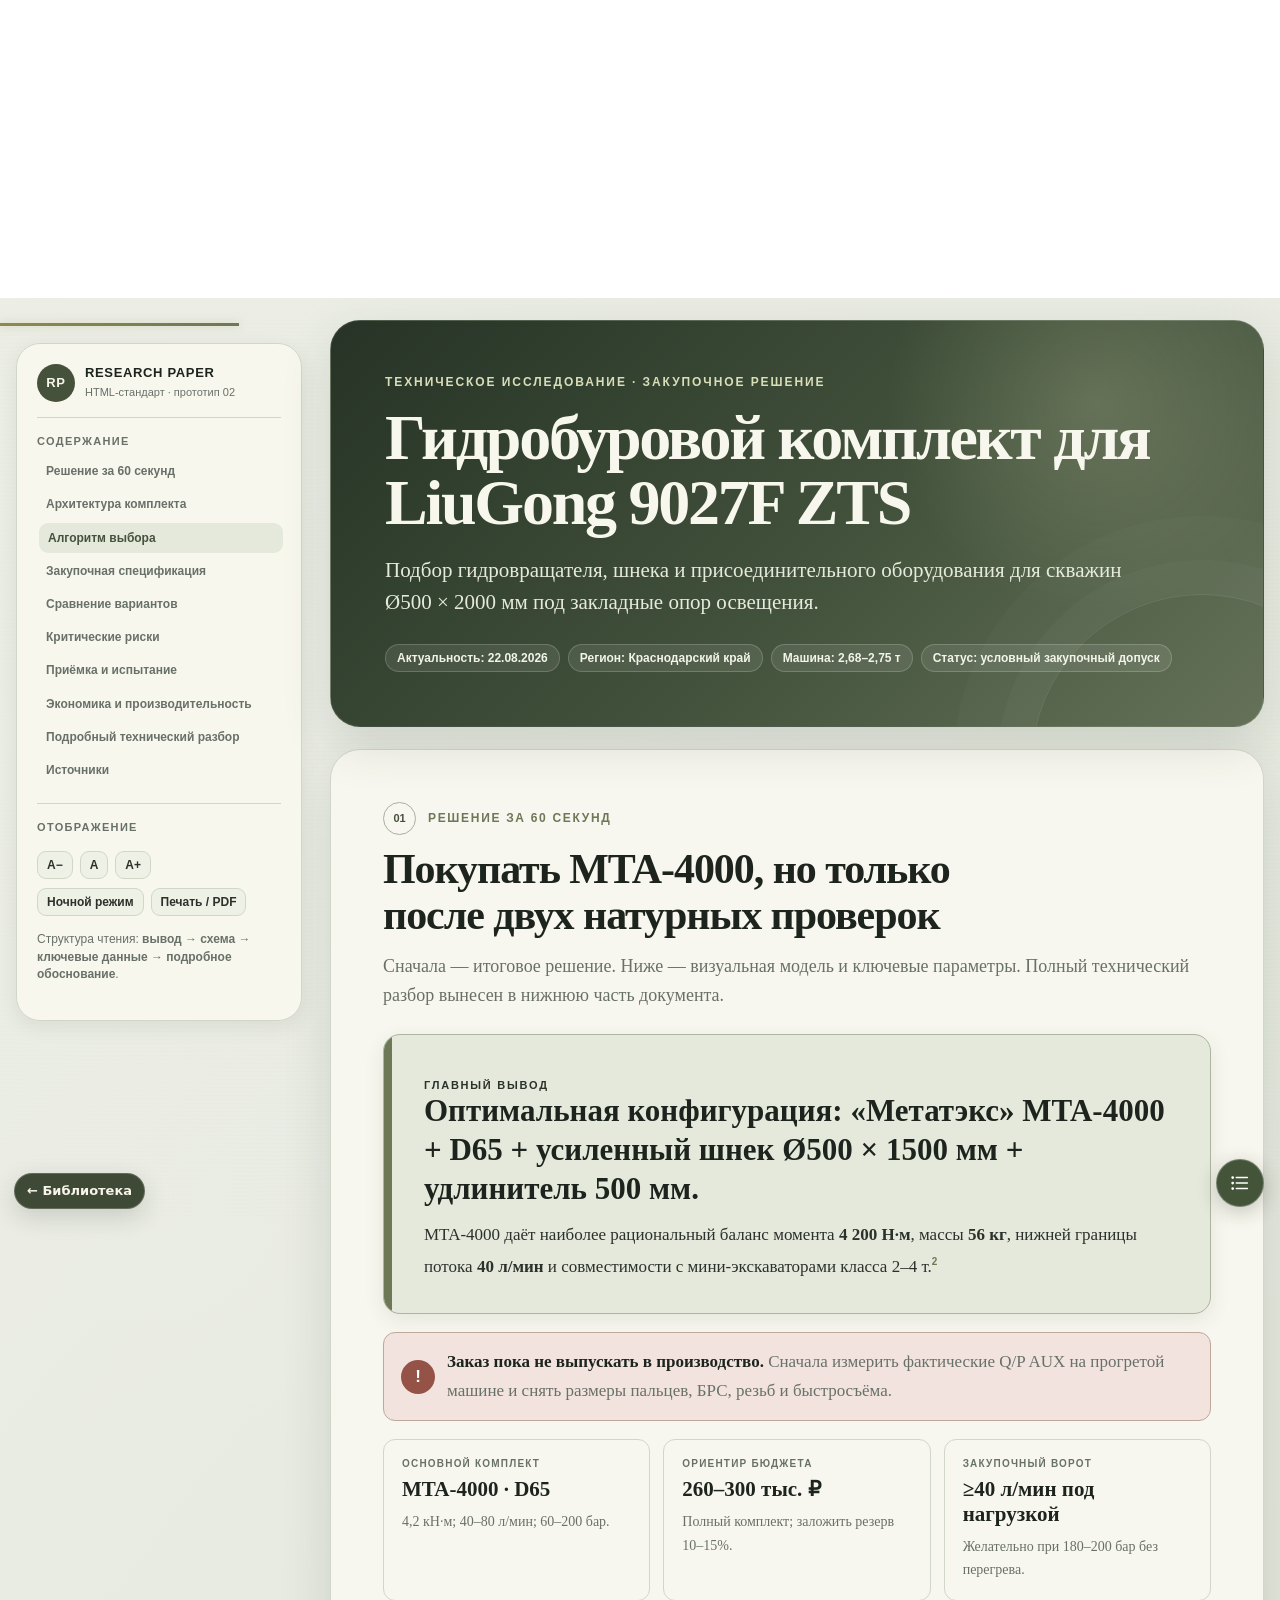
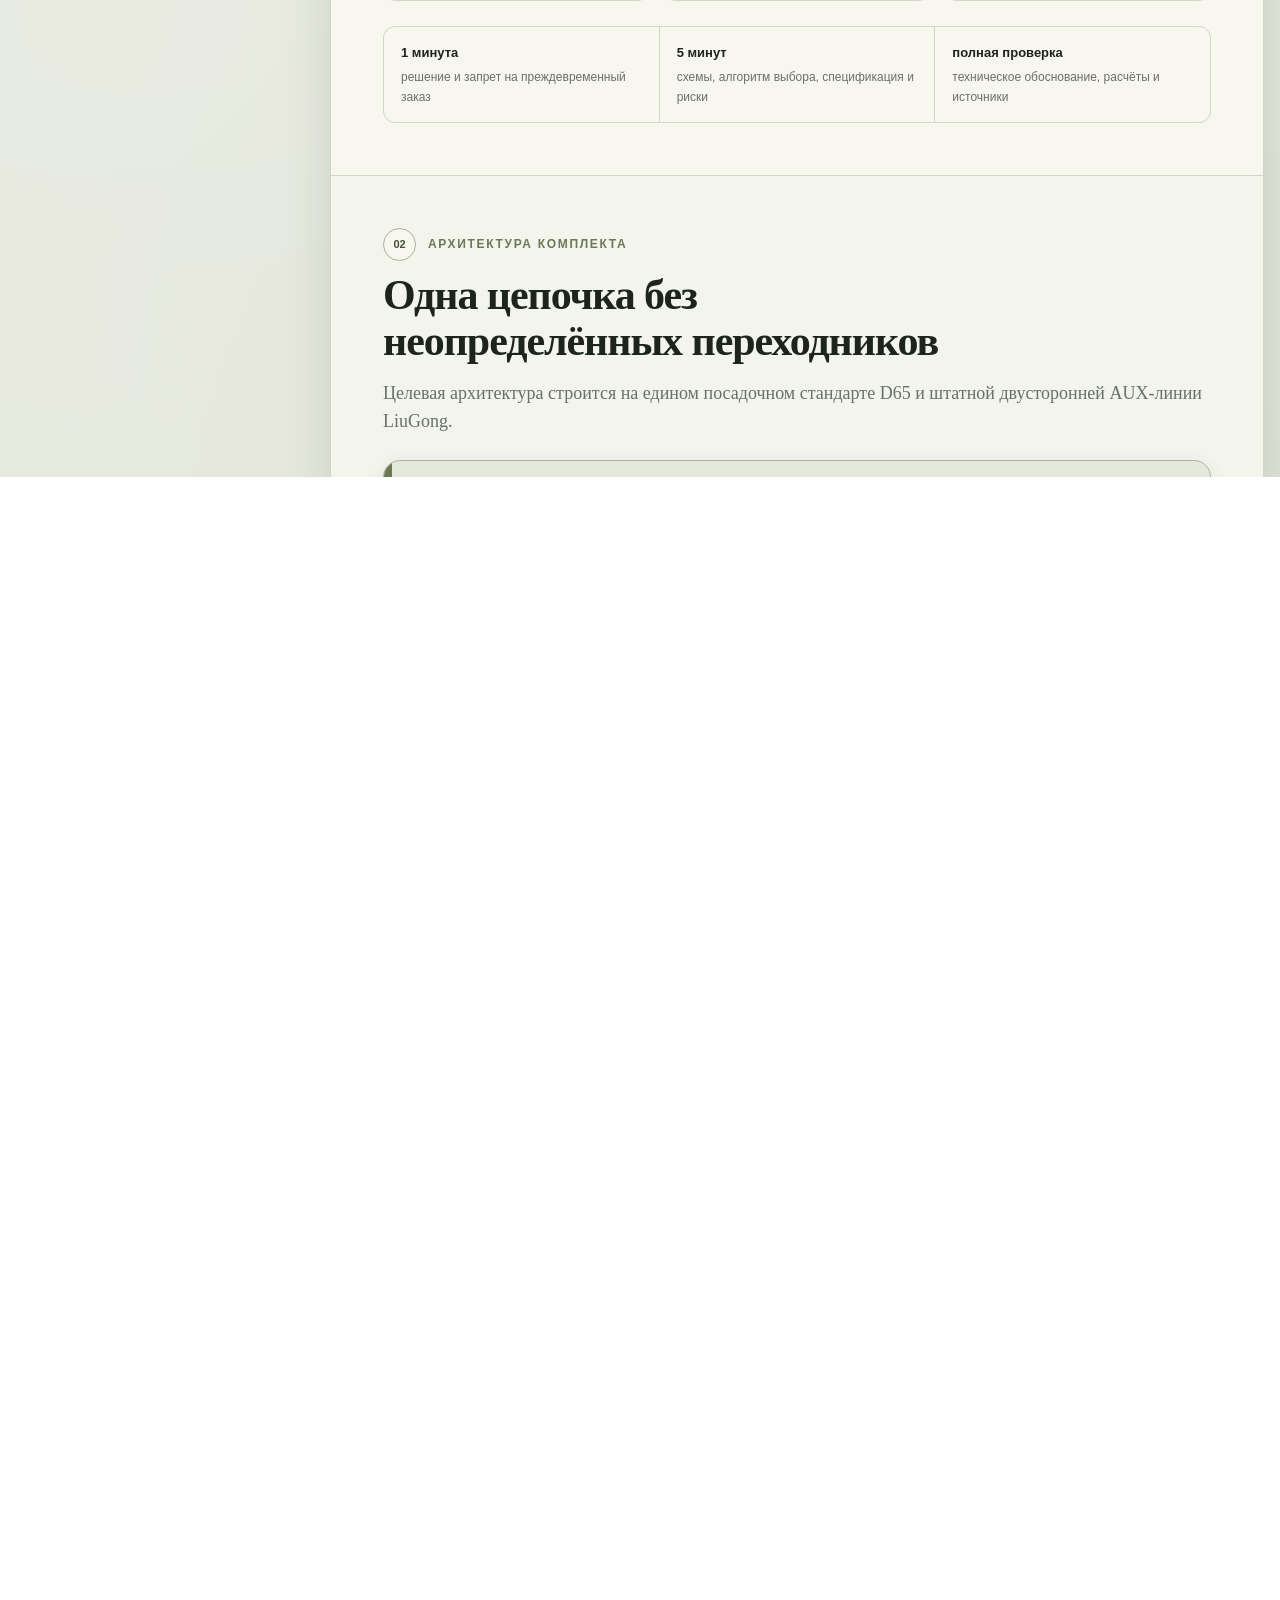
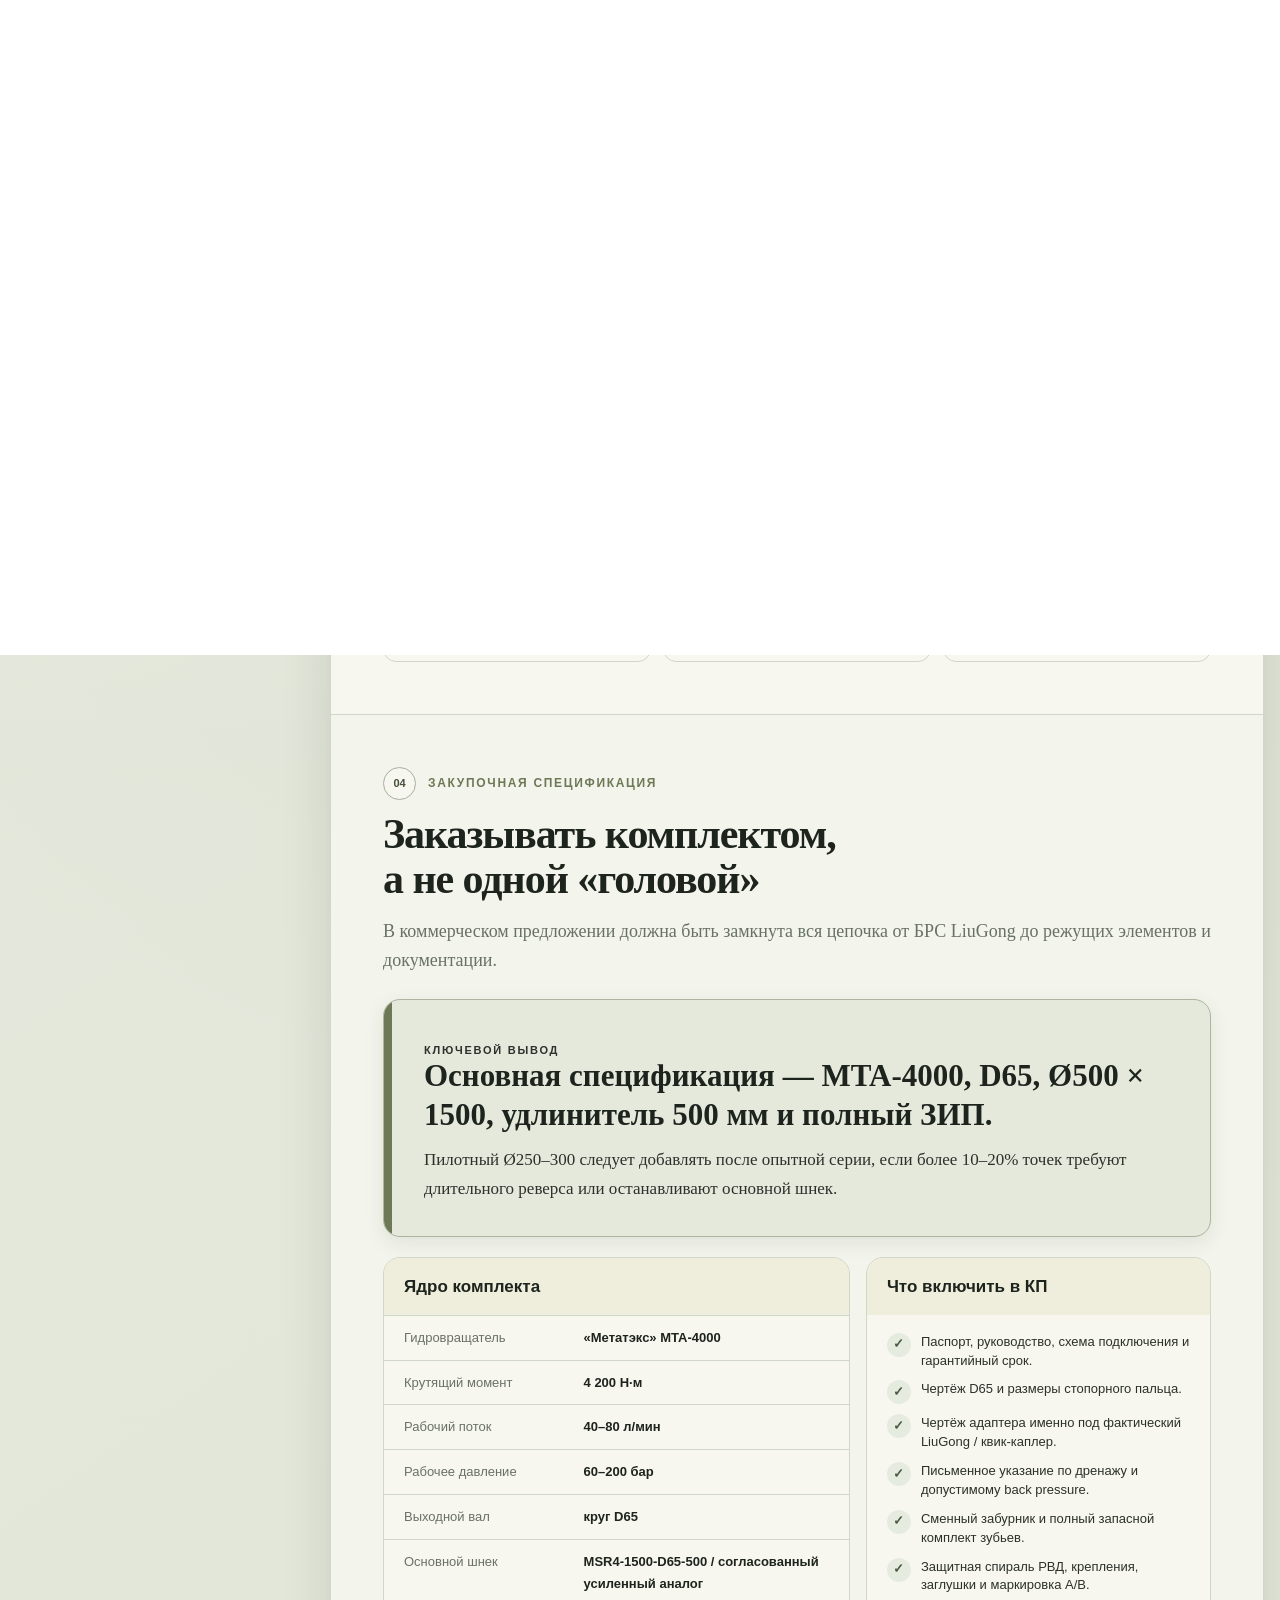
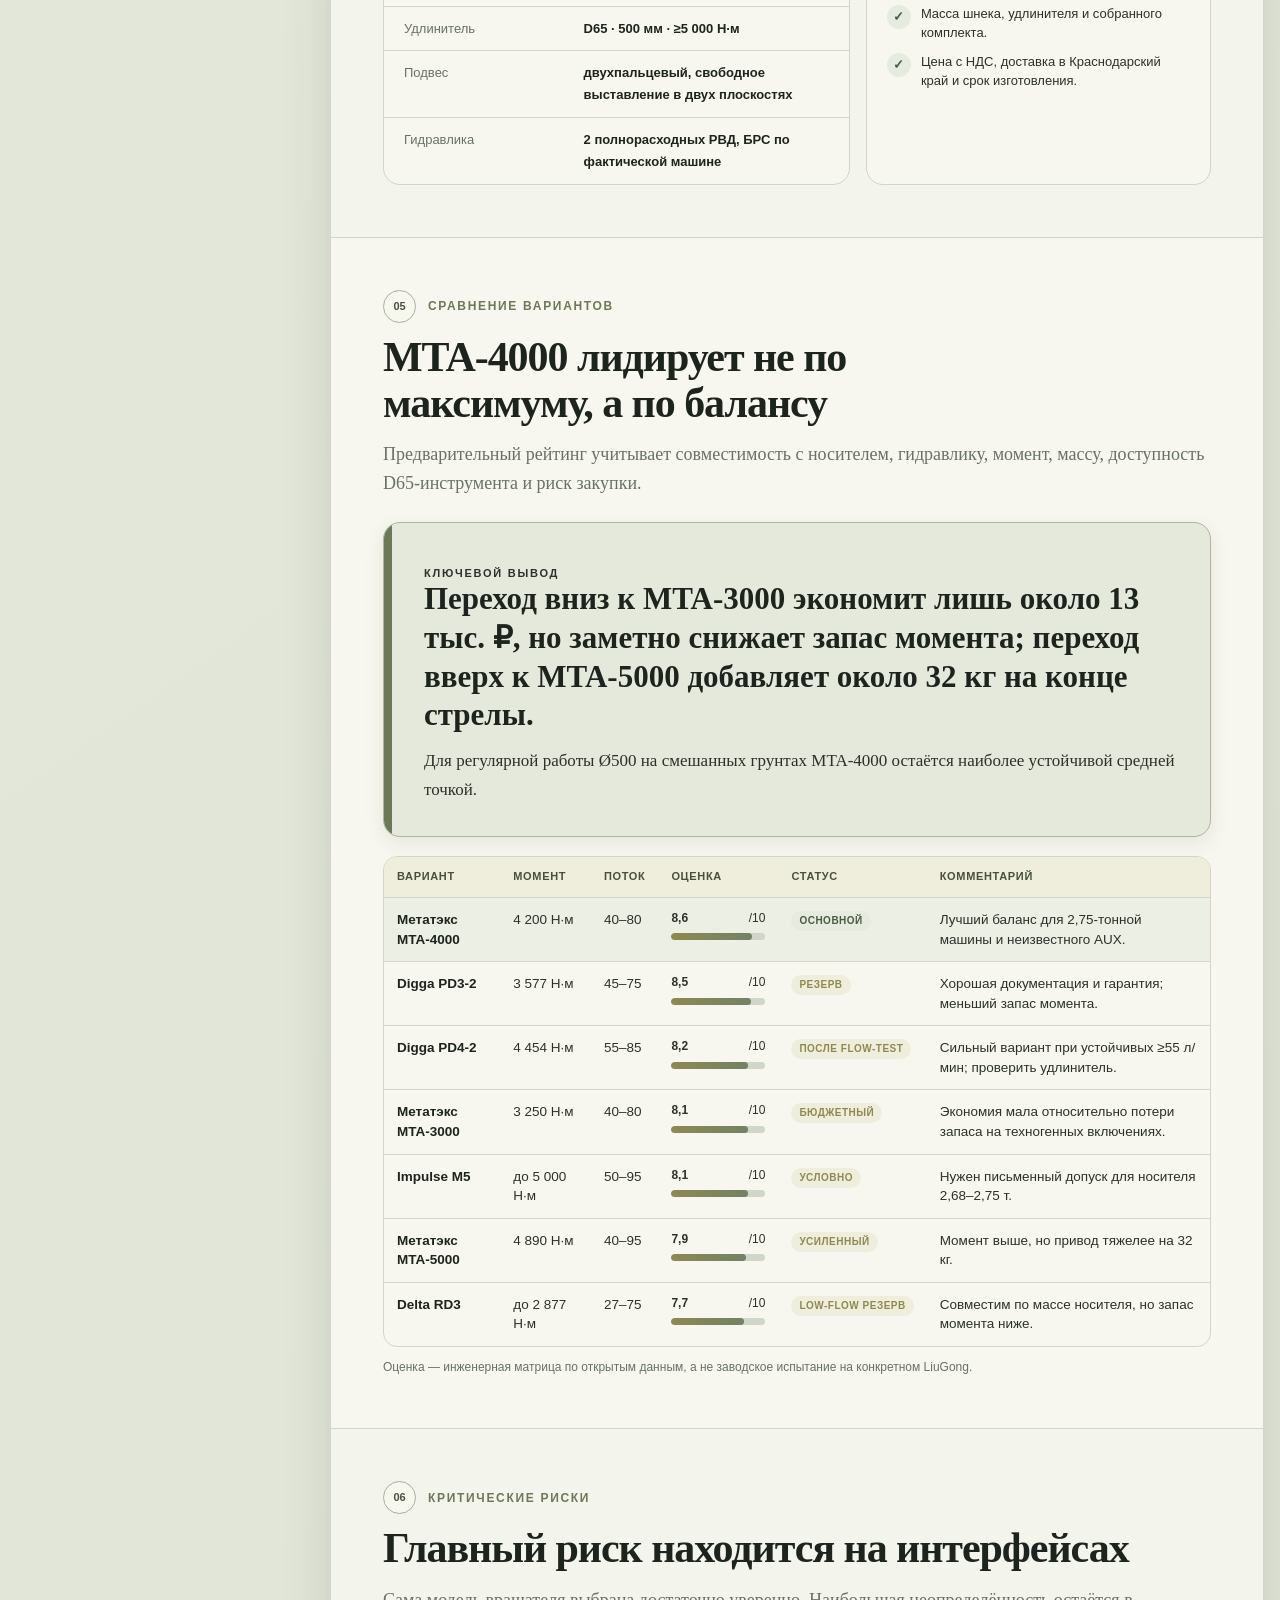
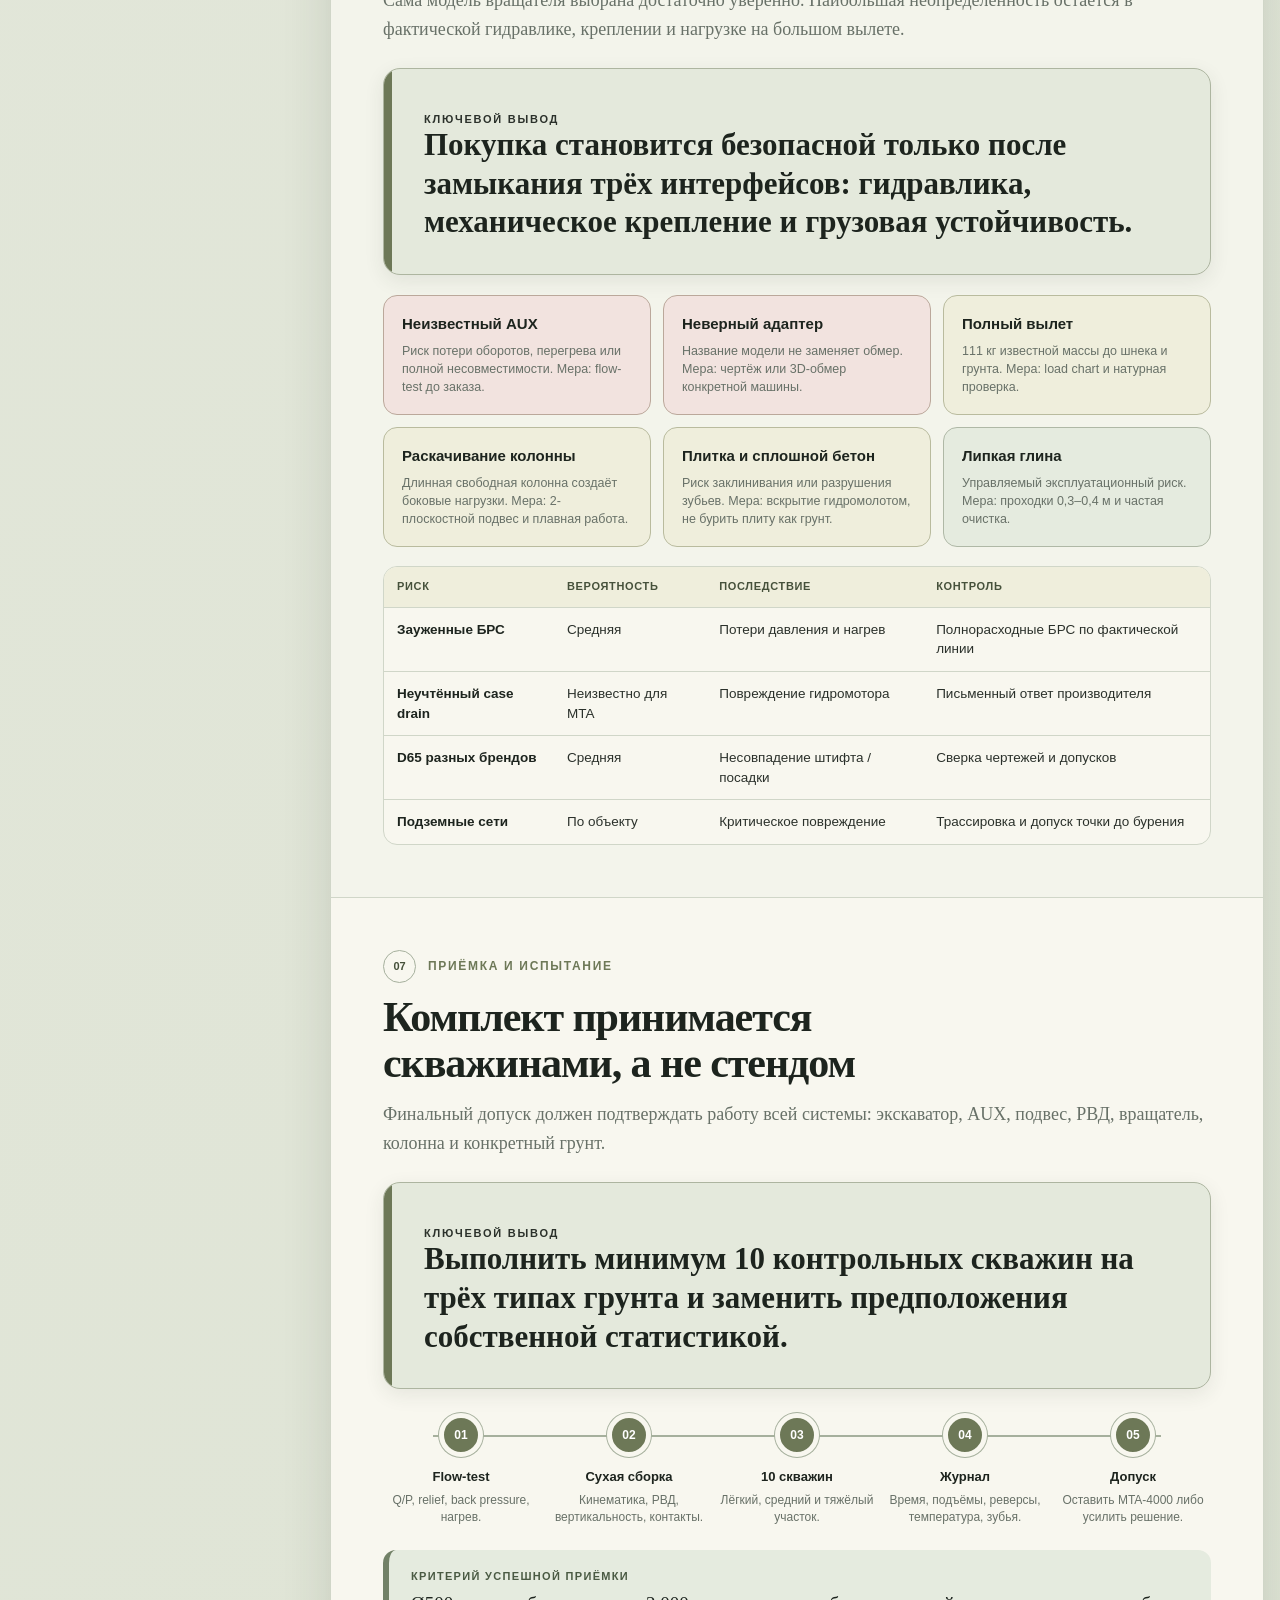
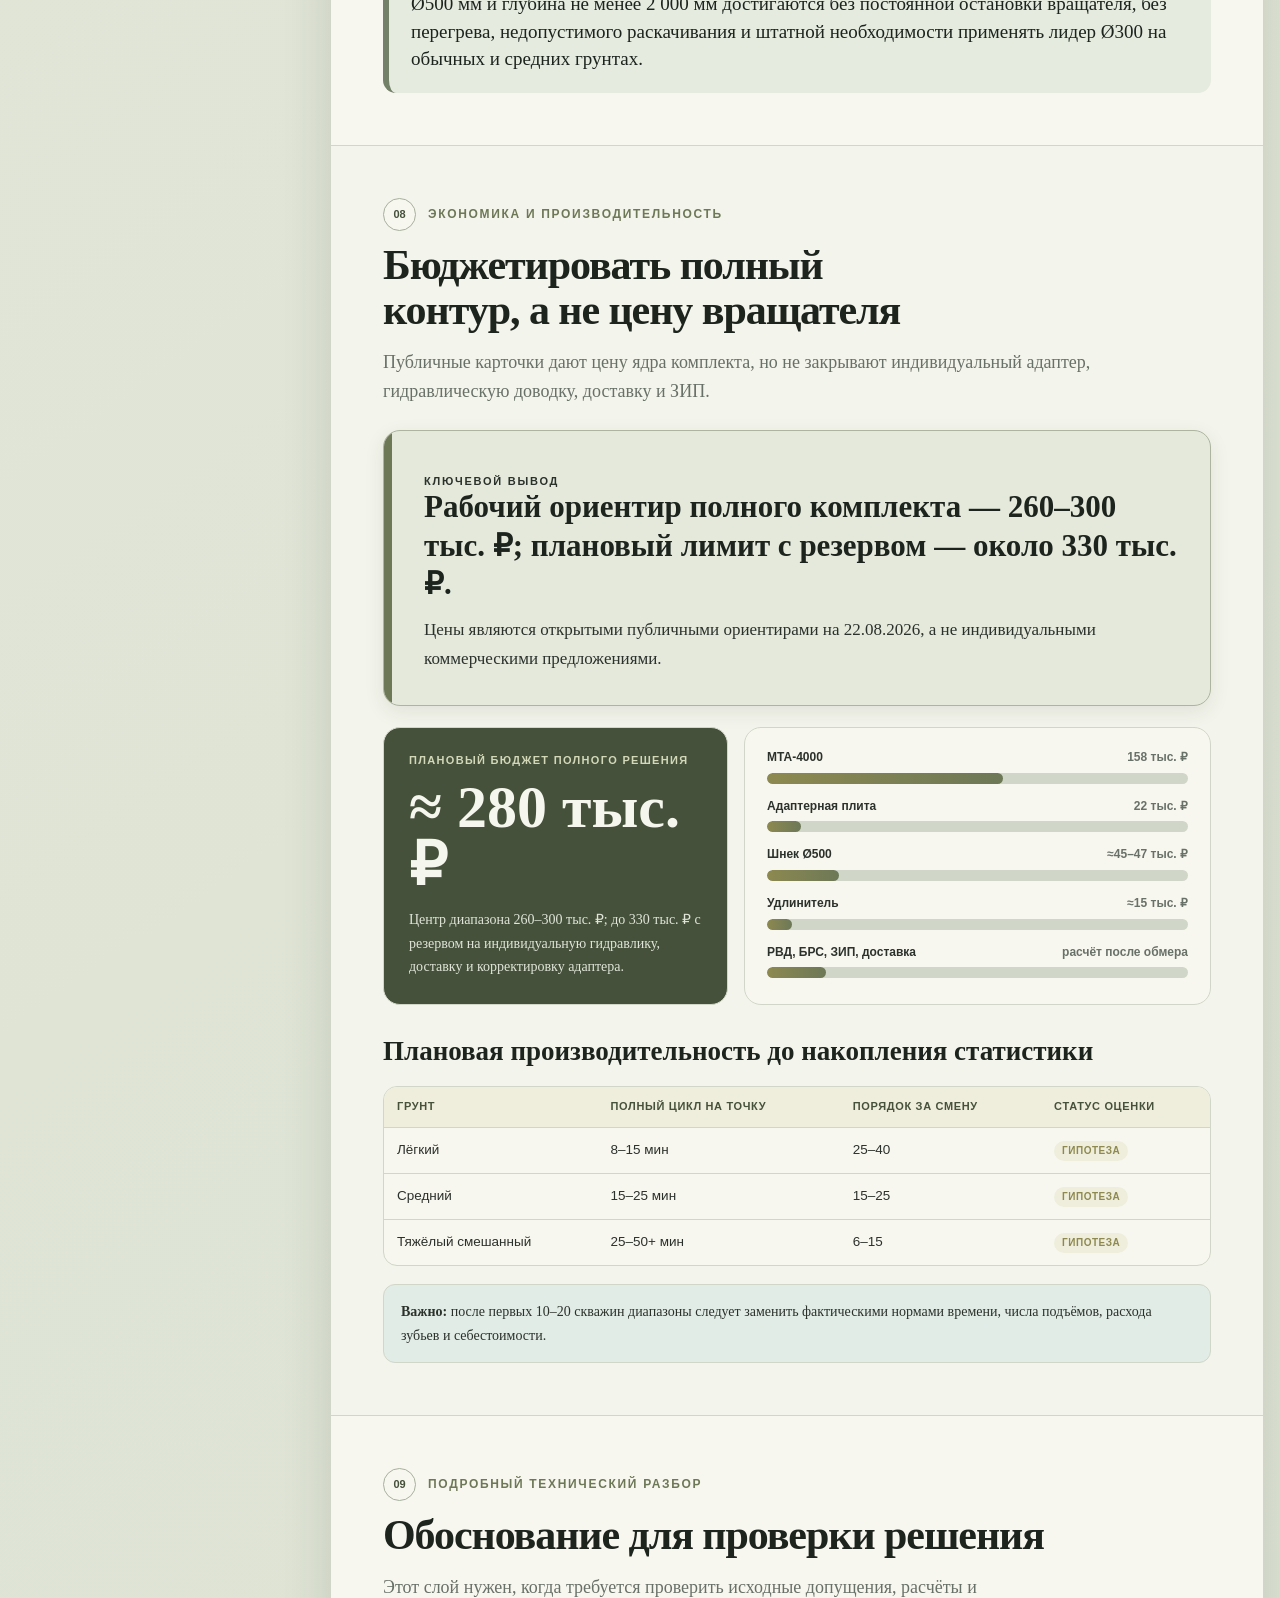
<file: research/hydrodrill-liugong-9027f/index.html>
<!doctype html><html lang="ru"><head><meta charset="utf-8"><meta name="viewport" content="width=device-width,initial-scale=1"><meta name="robots" content="noindex,nofollow,noarchive"><title>Гидробур для LiuGong 9027F ZTS</title><style>body{margin:0;background:#e7eadf;color:#2b312b;font:16px/1.5 system-ui,-apple-system,Segoe UI,sans-serif}.loader{min-height:70vh;display:grid;place-items:center;padding:24px}.box{max-width:560px;text-align:center;background:#f8f7ef;border:1px solid #d0d6c8;border-radius:18px;padding:24px}.dot{width:28px;height:28px;margin:0 auto 14px;border:3px solid #d0d6c8;border-top-color:#6d7857;border-radius:50%;animation:r .8s linear infinite}@keyframes r{to{transform:rotate(360deg)}}small{color:#687168}</style></head><body><div class="loader"><div class="box"><div class="dot"></div><strong>Открываю исследование</strong><br><small>Загружается HTML‑версия v1.1</small></div></div><script>(async()=>{try{const files=Array.from({length:11},(_,i)=>`part${String(i+1).padStart(2,'0')}.txt`);const parts=await Promise.all(files.map(async f=>{const r=await fetch(f);if(!r.ok)throw new Error(f);return r.text()}));document.open();document.write(parts.join(''));document.close()}catch(e){document.body.innerHTML='<div class="loader"><div class="box"><strong>Не удалось загрузить исследование.</strong><br><small>Проверьте доступность файлов публикации.</small></div></div>'}})();</script></body></html>
</file>
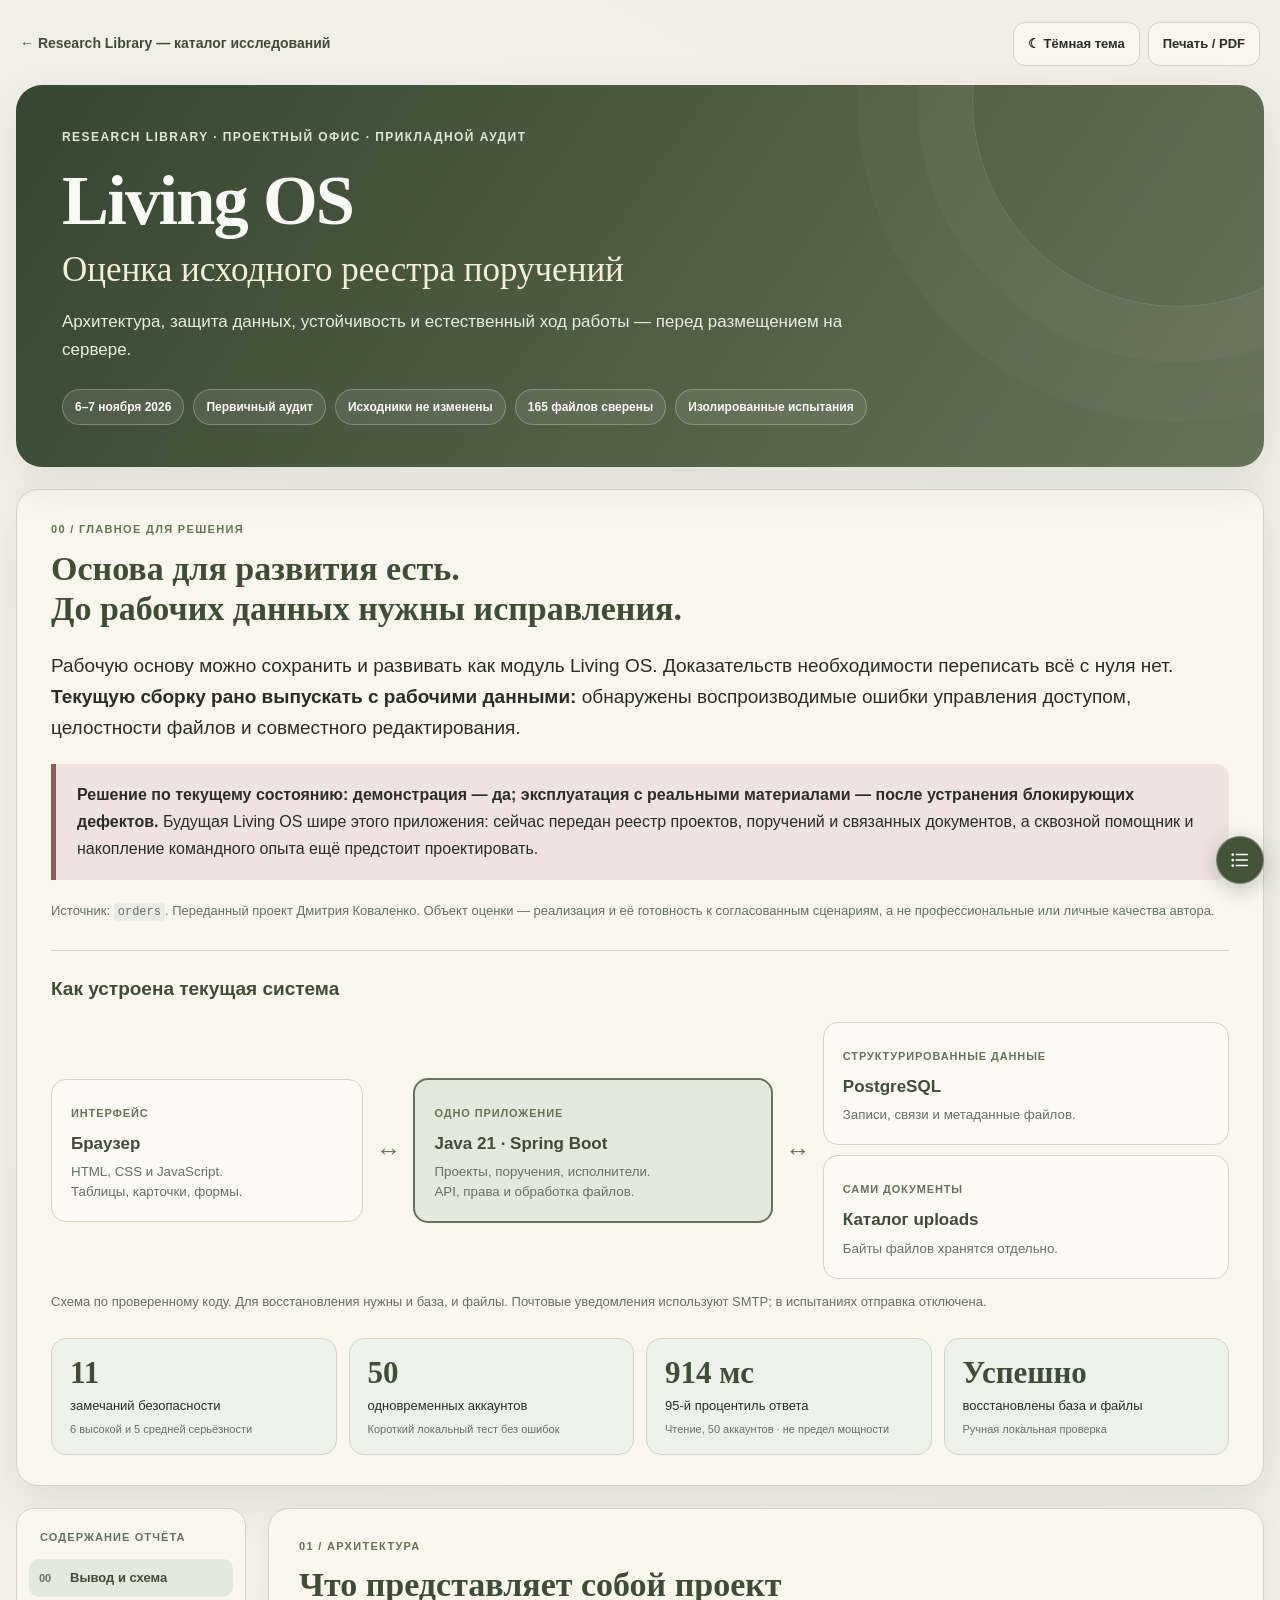
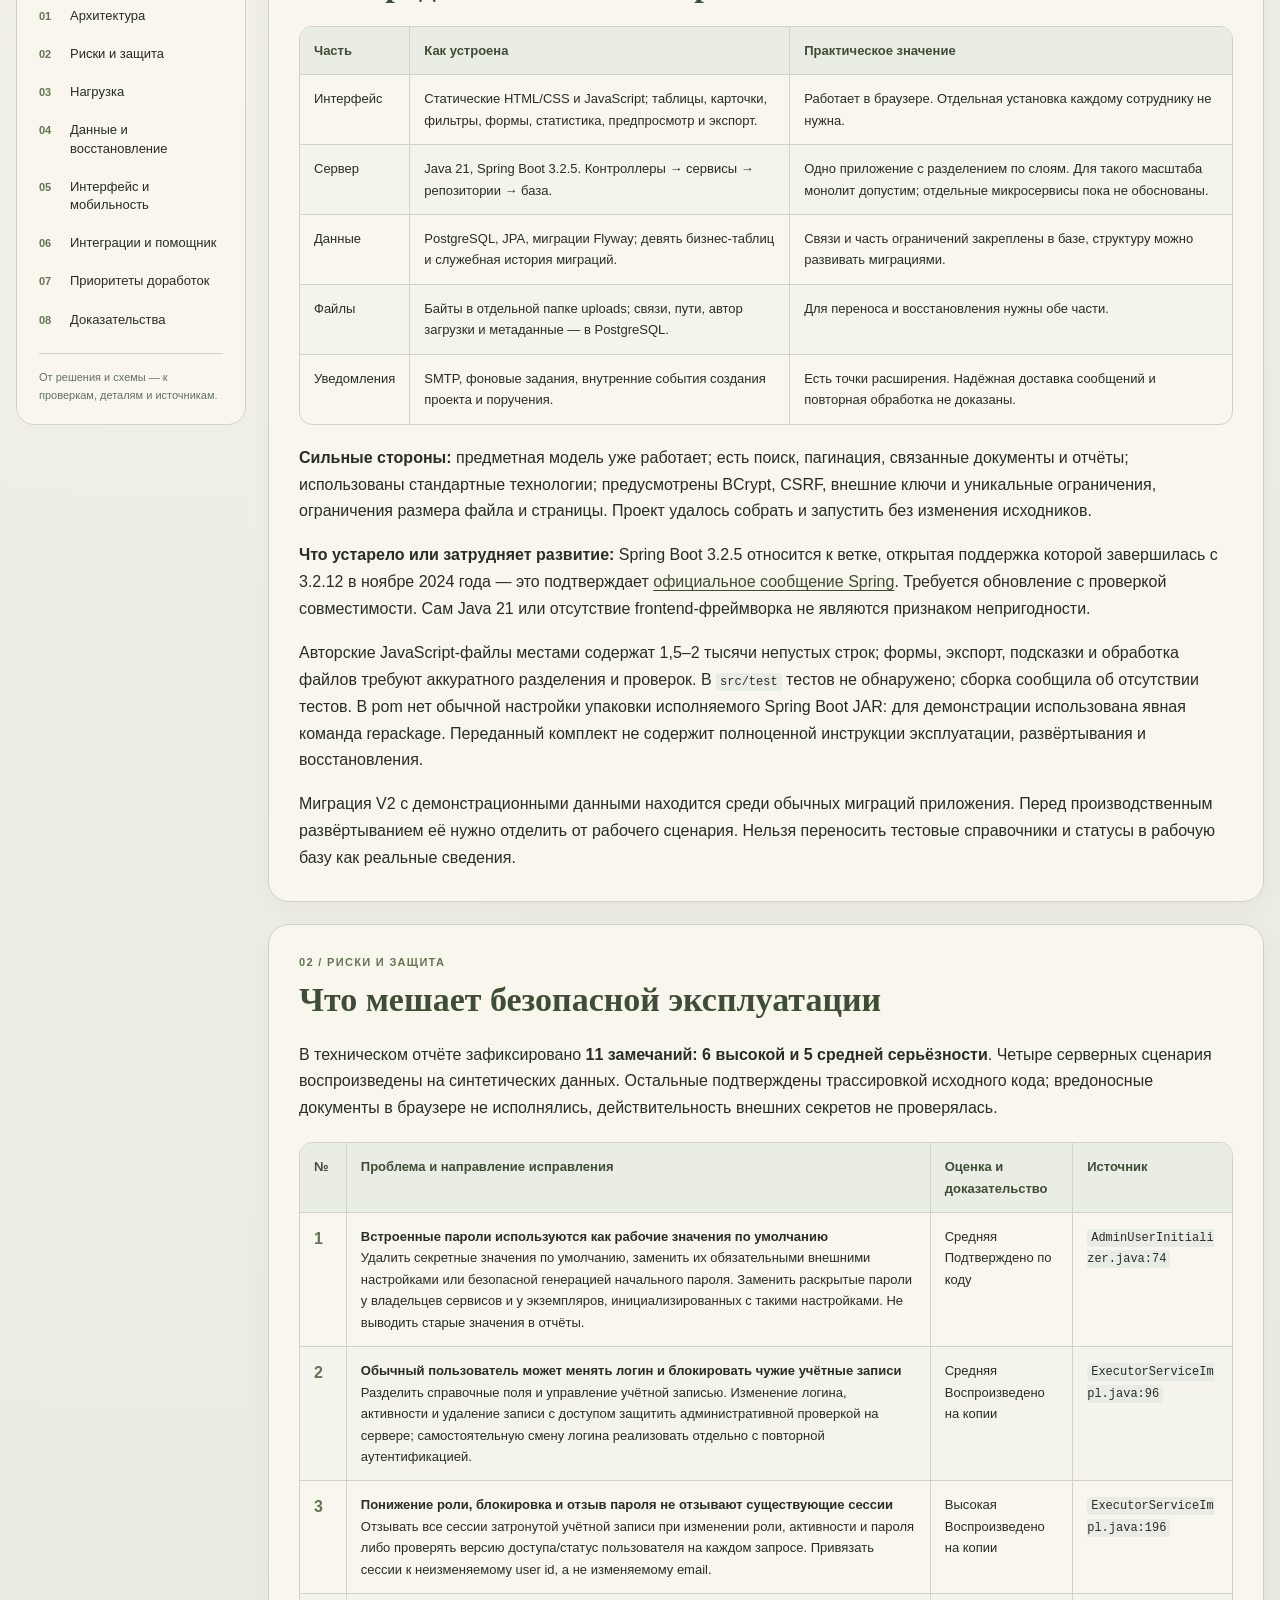
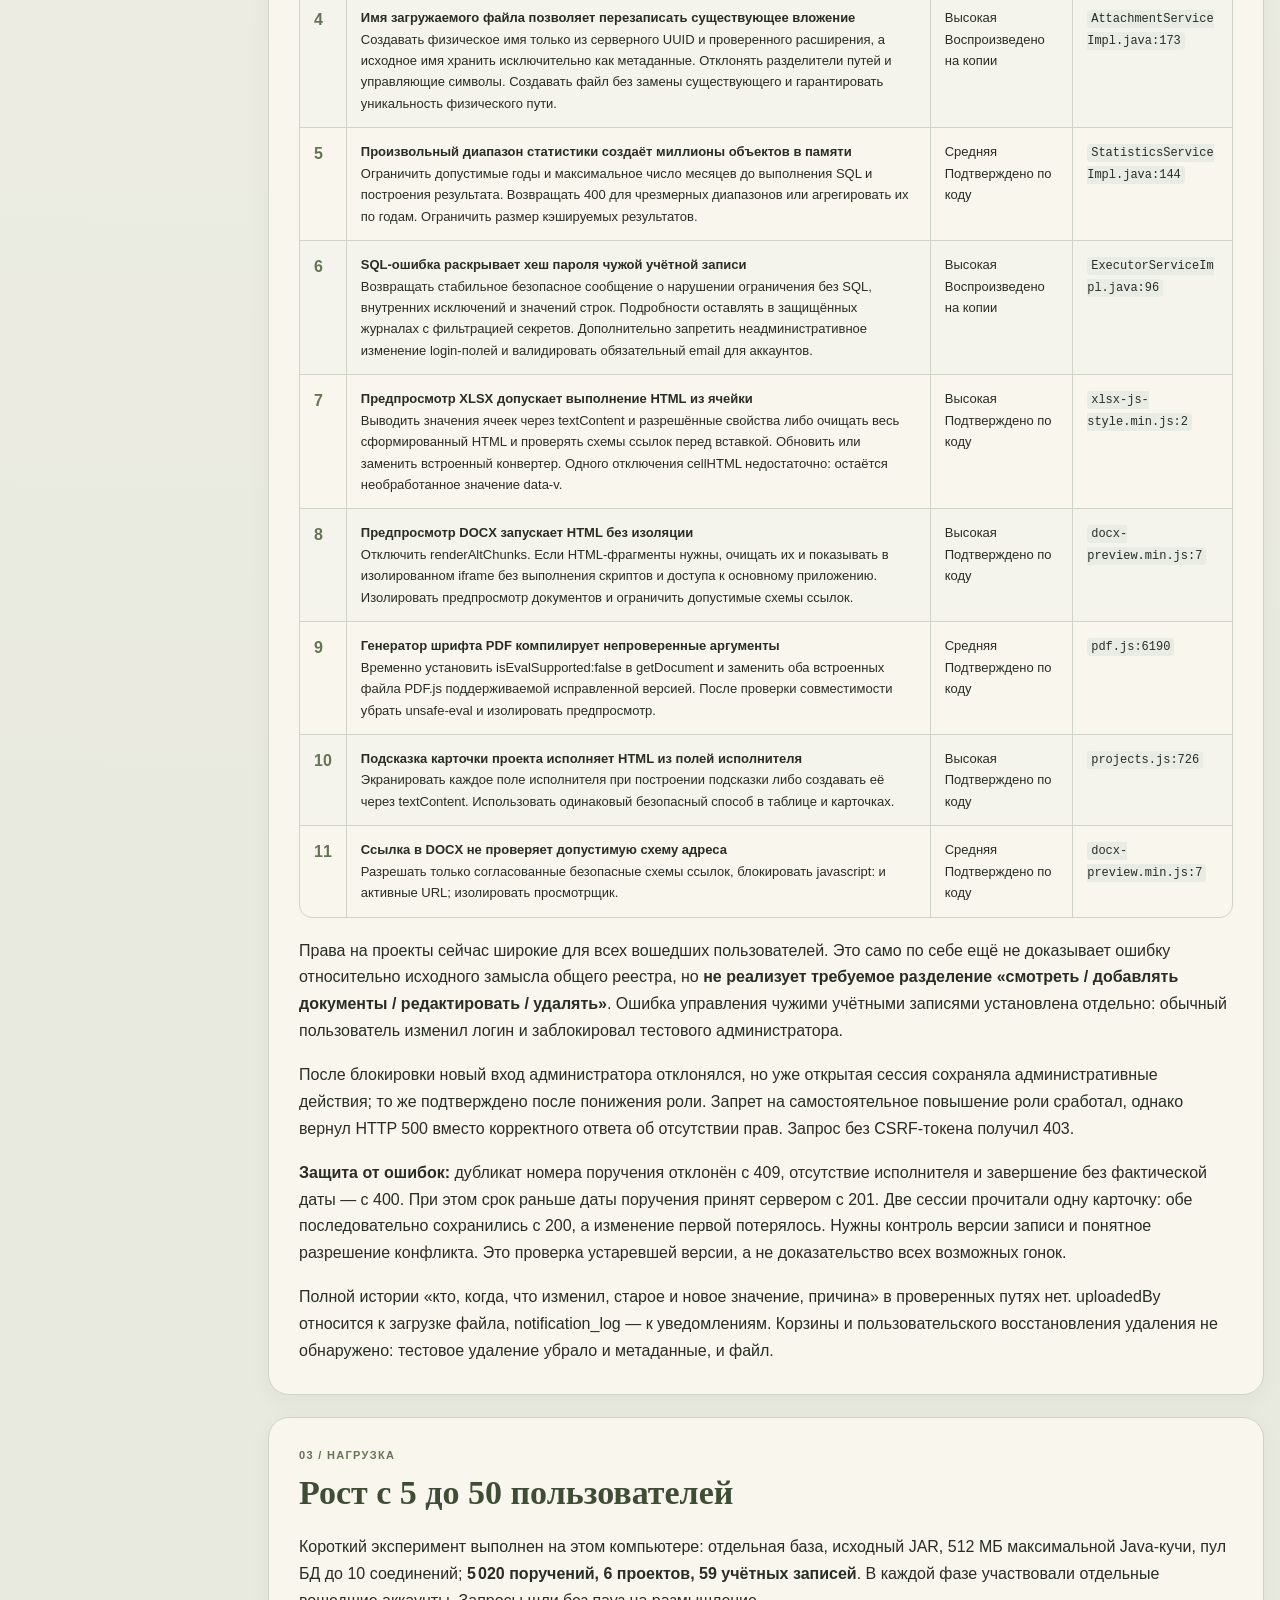
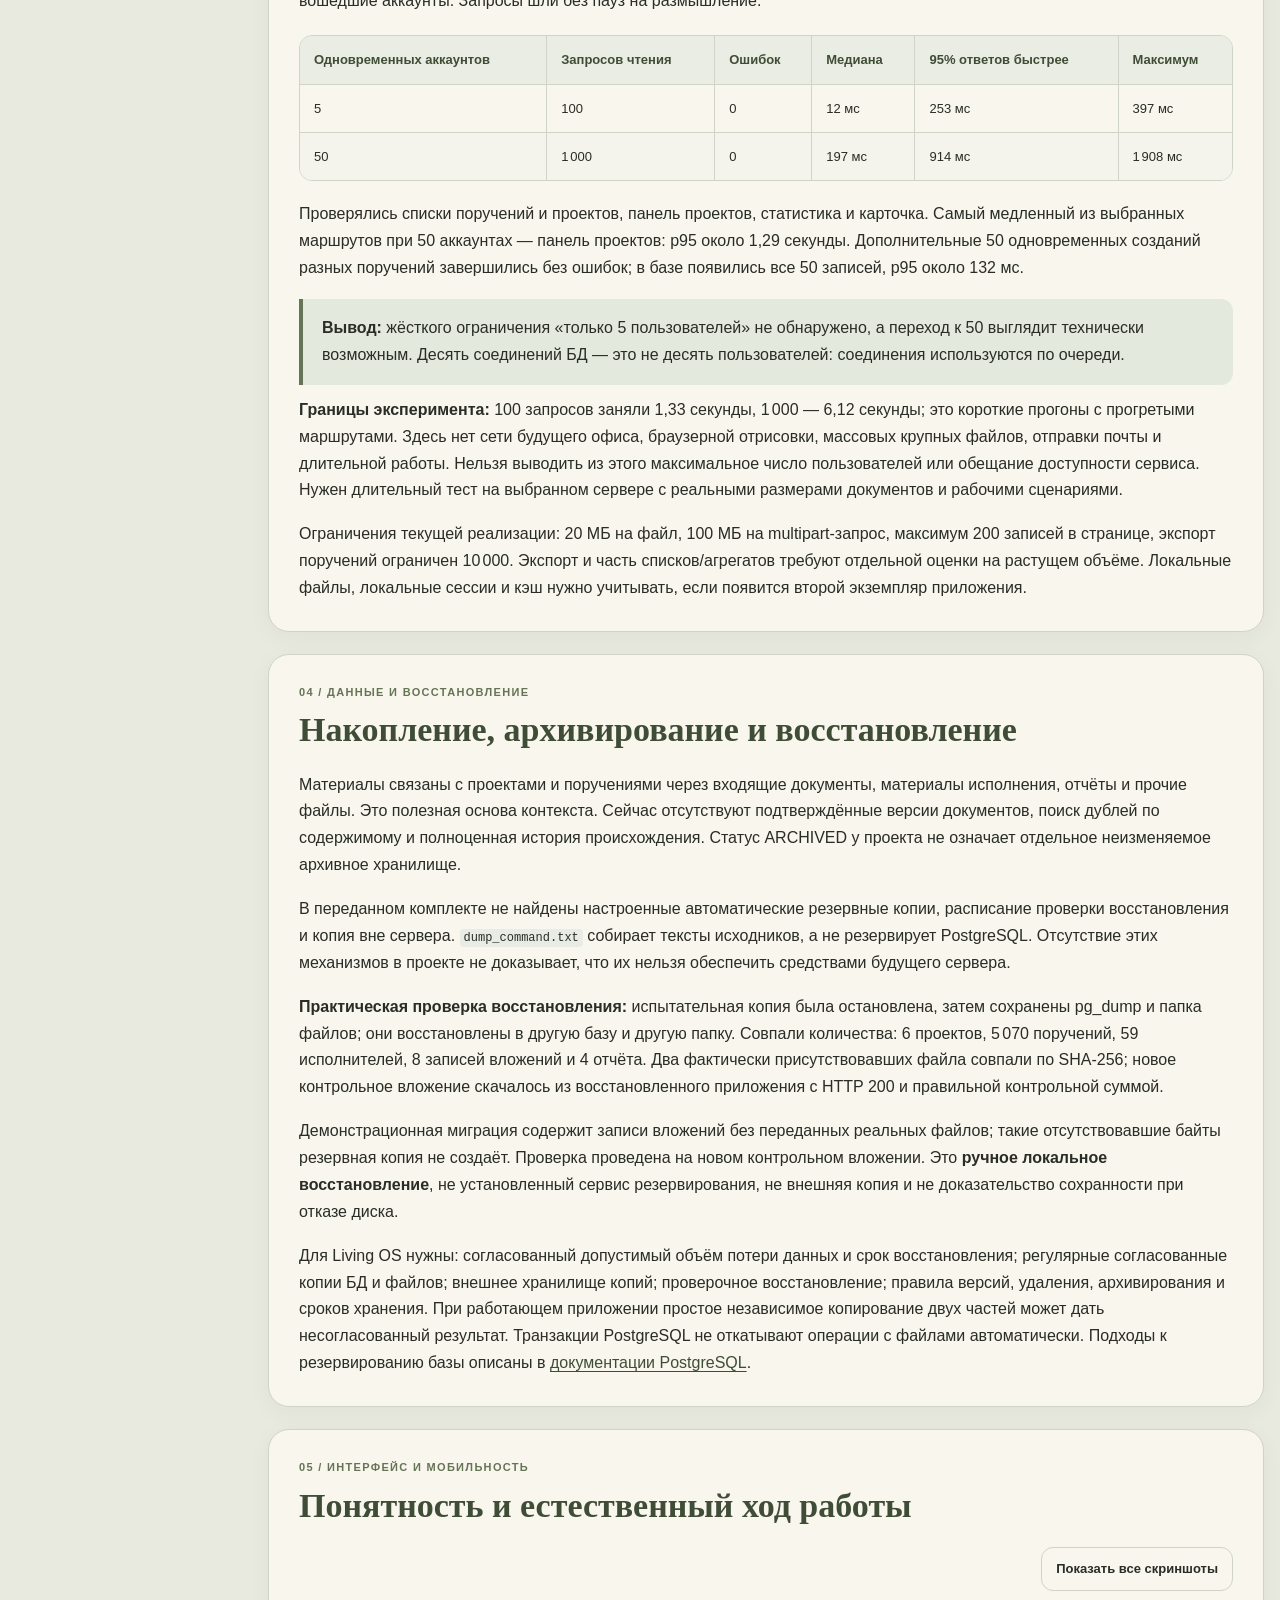
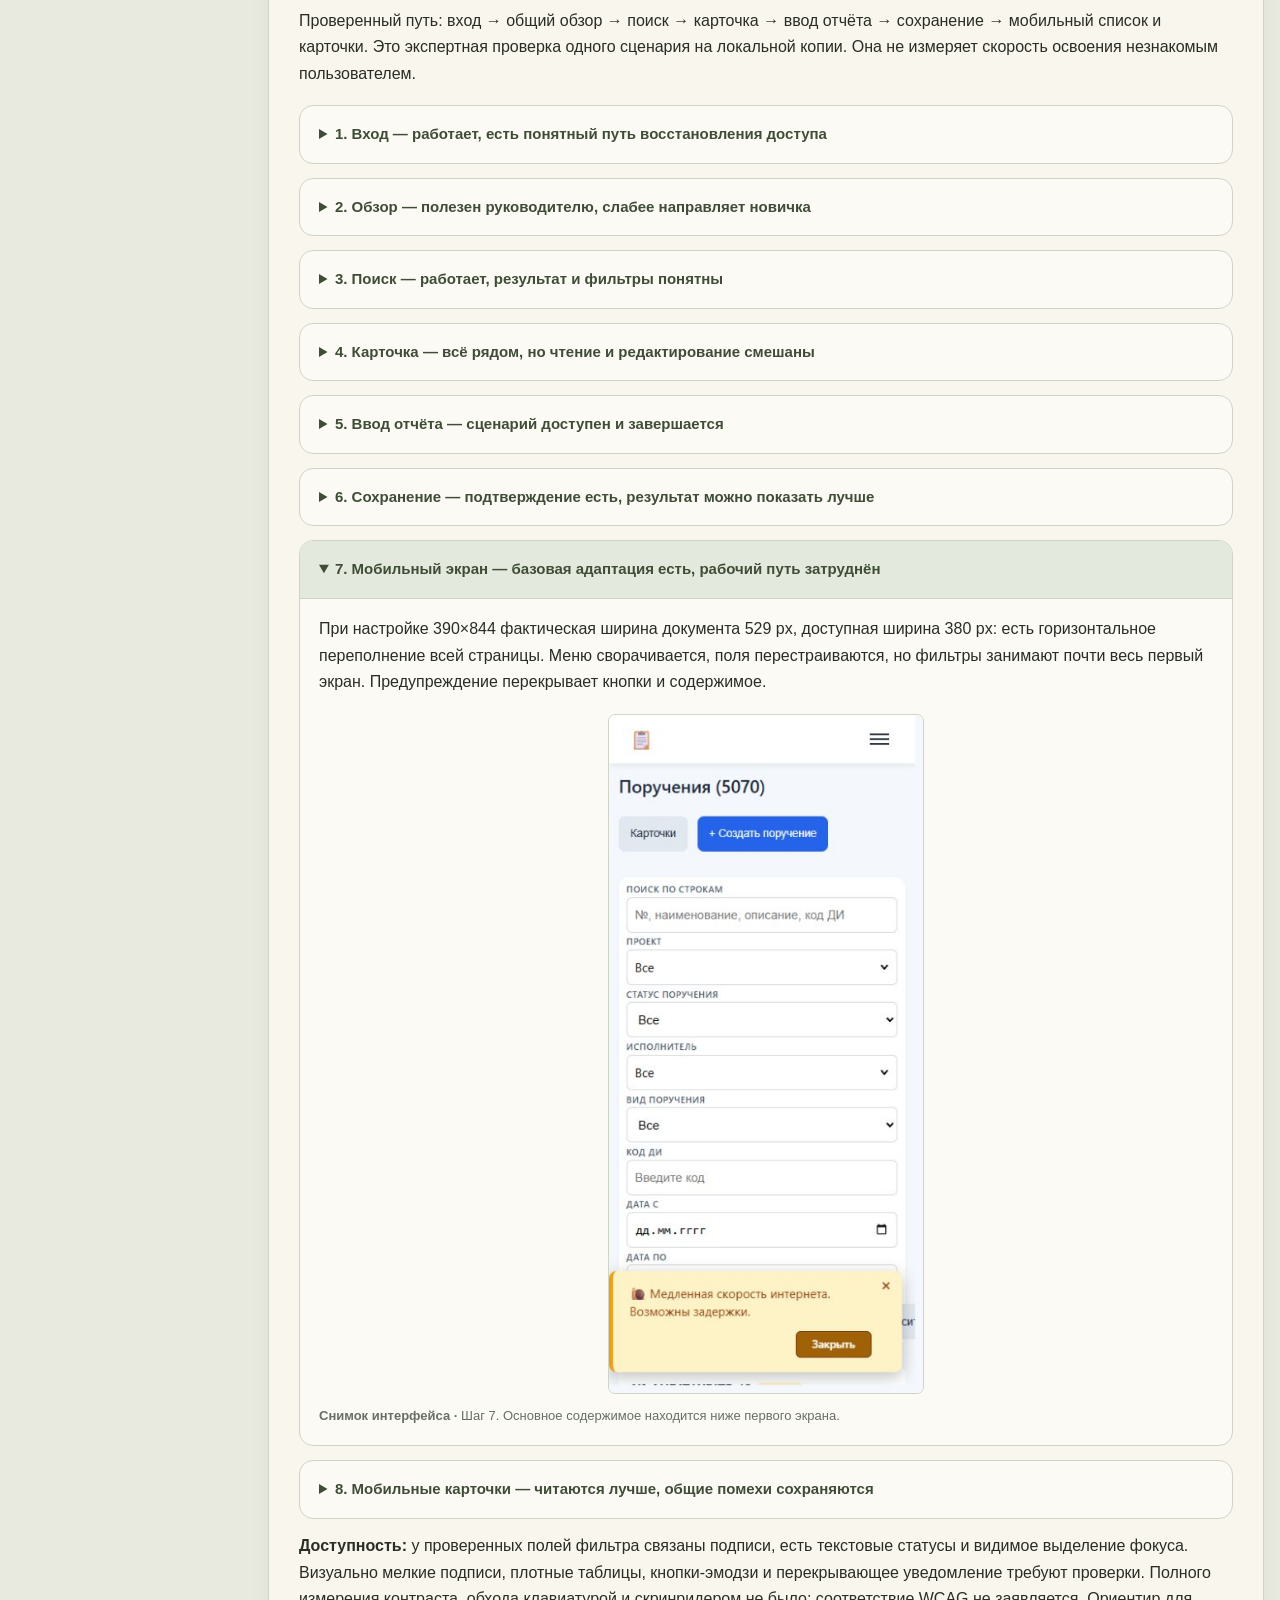
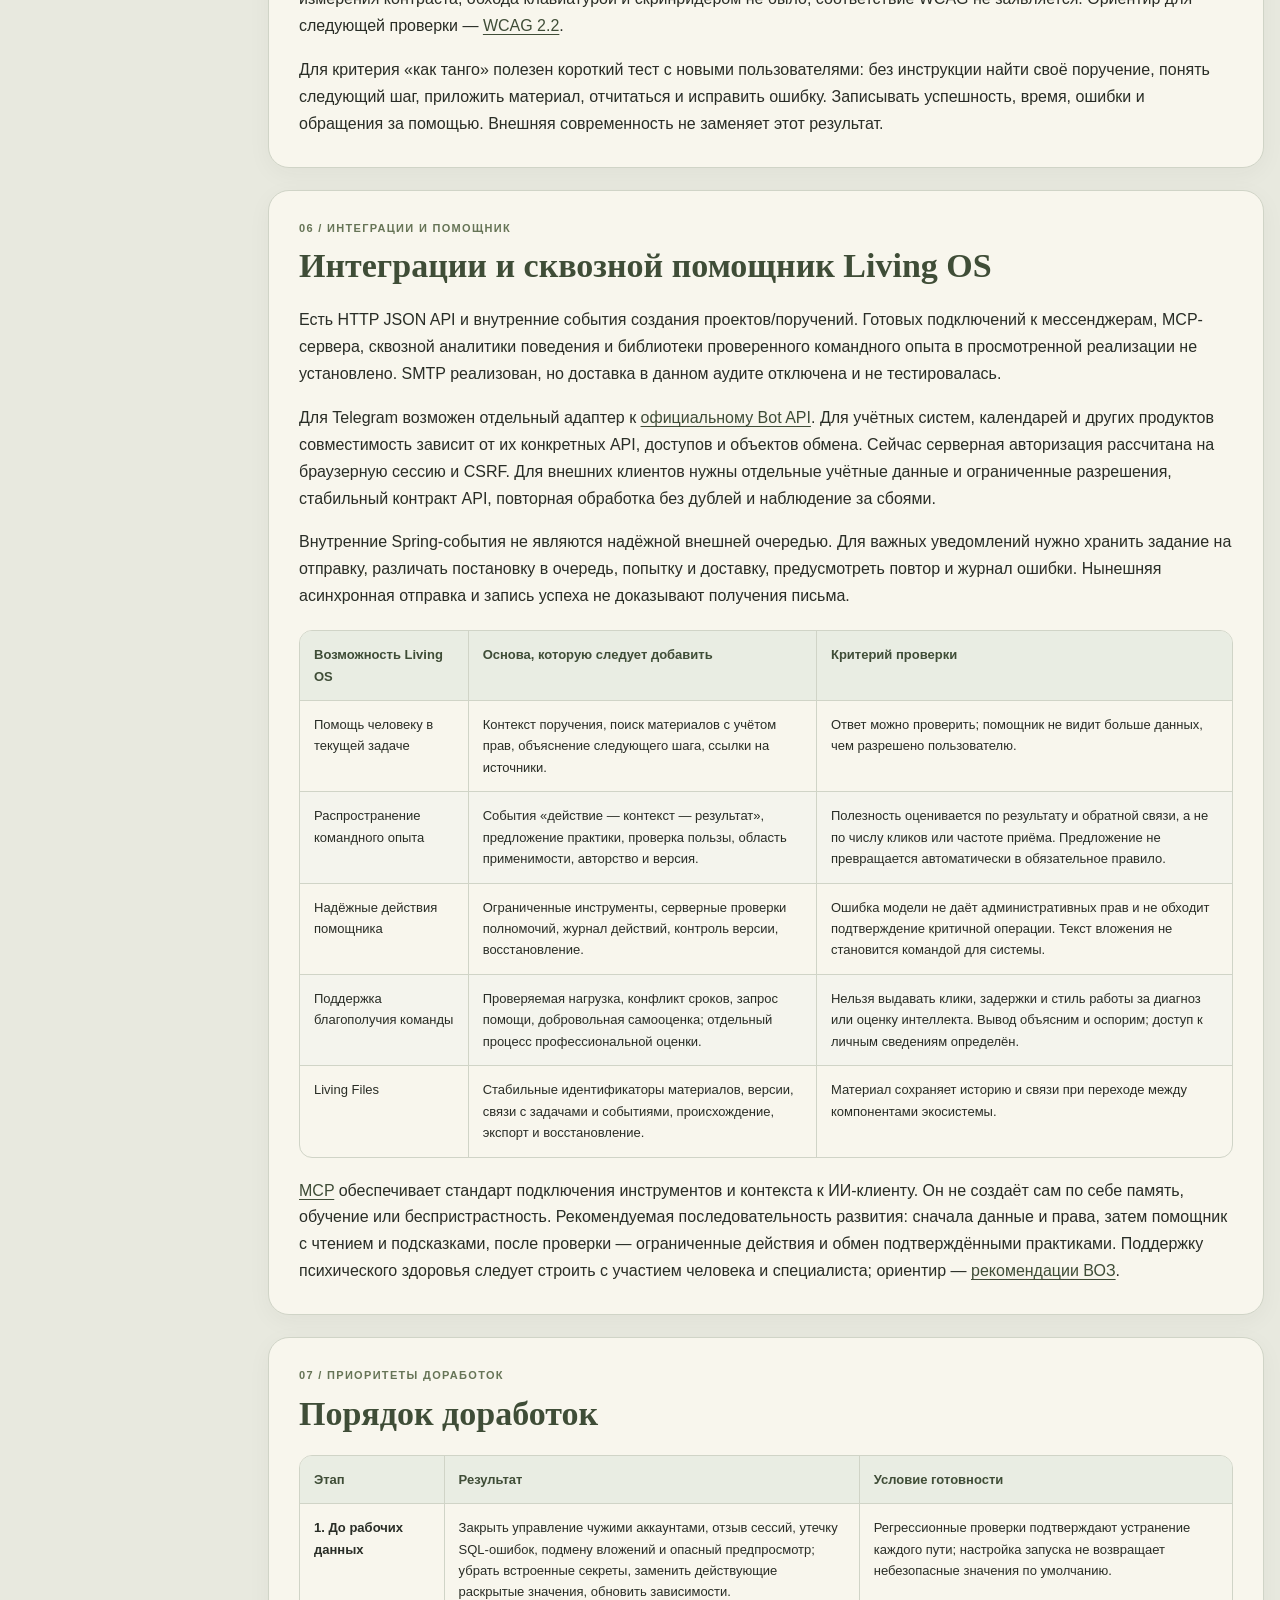
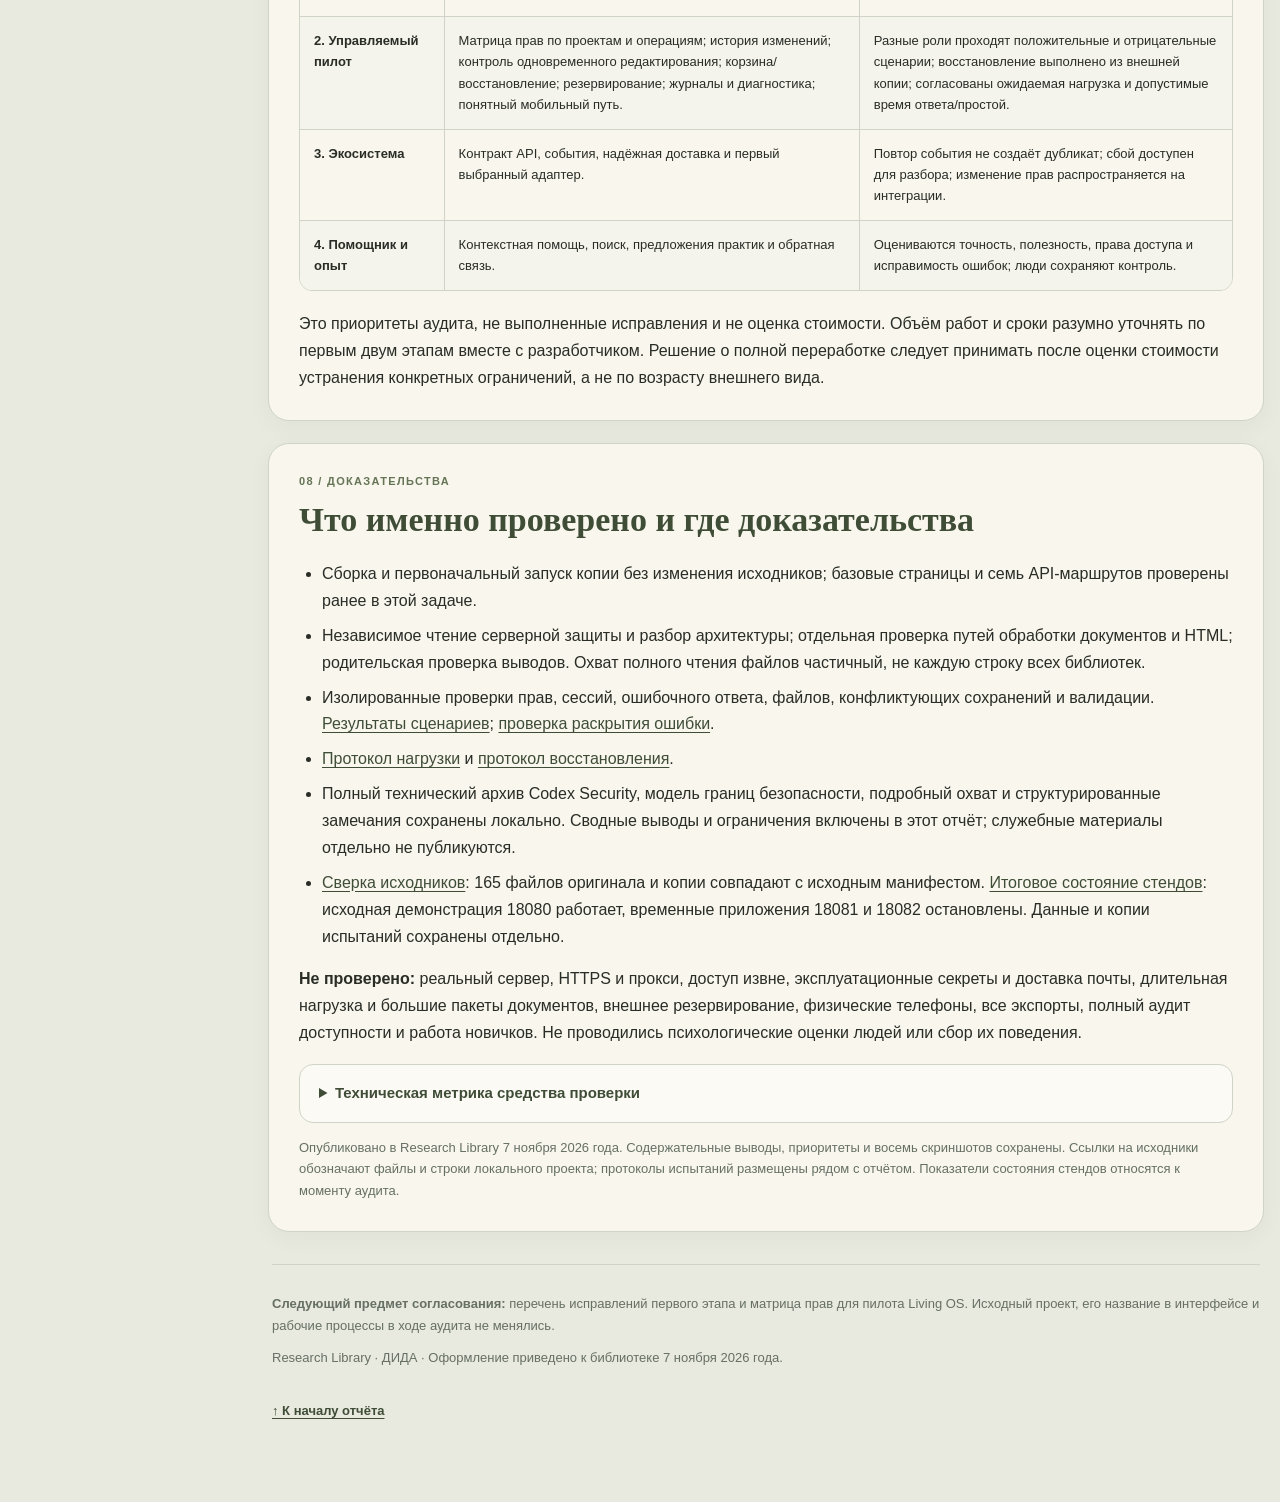
<file: research/living-os-audit-2026-11/index.html>
<!doctype html>
<html lang="ru">
<head>
<meta charset="utf-8">
<meta name="viewport" content="width=device-width,initial-scale=1">
<meta name="color-scheme" content="light dark">
<meta name="robots" content="noindex,nofollow,noarchive">
<meta name="description" content="Полный аудит реестра поручений для Living OS: архитектура, безопасность, нагрузка, сохранность данных, восемь скриншотов и приоритеты развития.">
<link rel="canonical" href="https://andersen017.github.io/research-library/research/living-os-audit-2026-11/">
<title>Living OS — аудит реестра поручений | Research Library</title>
<style>
:root{color-scheme:light;--canvas:#e8e9df;--paper:#f8f6ed;--paper2:#fbfaf5;--ink:#292d26;--muted:#667064;--line:#d0d4c7;--olive:#667456;--deep:#3f4d37;--soft:#e4e9dd;--pale:#eef1e9;--ochre:#a4874d;--ochre-soft:#eee7d7;--warn:#8a5d54;--warn-soft:#efe3df;--shadow:0 16px 48px rgba(45,55,39,.09);--focus:#967731;--hero1:#374631;--hero2:#657358;--tablehead:#e9ede3;--tablealt:#f4f4ed;--code:#e9ece4}
*{box-sizing:border-box}html{scroll-behavior:smooth;scroll-padding-top:24px}body{margin:0;background:radial-gradient(circle at 15% 8%,#f4f2e8 0,transparent 32%),var(--canvas);color:var(--ink);font:16px/1.68 Inter,ui-sans-serif,-apple-system,BlinkMacSystemFont,"Segoe UI",Arial,sans-serif}
body.dark{color-scheme:dark;--canvas:#22271f;--paper:#2b3029;--paper2:#30362d;--ink:#ecefe7;--muted:#b9c2b4;--line:#465040;--olive:#a5b99a;--deep:#d1e2cb;--soft:#364332;--pale:#313d30;--ochre:#d6b77c;--ochre-soft:#484132;--warn:#dea79e;--warn-soft:#503c36;--shadow:0 14px 38px rgba(0,0,0,.22);--hero1:#344530;--hero2:#546a49;--tablehead:#364633;--tablealt:#31392f;--code:#334033;background:var(--canvas)}
a{color:var(--deep);text-underline-offset:3px;overflow-wrap:anywhere}a:hover{text-decoration-thickness:2px}button{font:inherit;cursor:pointer;color:inherit}a:focus-visible,button:focus-visible,summary:focus-visible,.scroll:focus-visible{outline:3px solid var(--focus);outline-offset:4px}
.skip-link{position:fixed;z-index:100;top:-100px;left:16px;background:var(--paper);padding:12px;border:2px solid var(--focus);border-radius:10px}.skip-link:focus{top:12px}#reading-progress{height:4px;position:fixed;z-index:80;top:0;left:0;width:0;background:var(--ochre);pointer-events:none}
.frame{width:min(1400px,calc(100% - 32px));margin:22px auto 70px}.topbar{display:flex;justify-content:space-between;align-items:center;gap:16px;flex-wrap:wrap;margin:0 4px 19px}.return{font-size:14px;font-weight:700;text-decoration:none}.tools{display:flex;flex-wrap:wrap;gap:8px}.tool-btn{border:1px solid var(--line);border-radius:12px;background:var(--paper);padding:10px 14px;min-height:44px;font-size:13px;font-weight:700}.tool-btn:hover{background:var(--soft)}
.hero{position:relative;overflow:hidden;color:#f9f9f5;background:linear-gradient(125deg,var(--hero1),var(--hero2));border-radius:26px;padding:42px 46px;box-shadow:var(--shadow)}.hero:before{content:"";pointer-events:none;position:absolute;right:-120px;top:-190px;width:410px;height:410px;border:1px solid rgba(255,255,255,.13);border-radius:50%;box-shadow:0 0 0 55px rgba(255,255,255,.025),0 0 0 115px rgba(255,255,255,.025)}.hero-inner{position:relative;max-width:1050px}.eyebrow{font-size:12px;font-weight:800;letter-spacing:.12em;text-transform:uppercase;color:#dce8d5}.hero h1{font:700 clamp(43px,5.5vw,72px)/1.05 Georgia,"Times New Roman",serif;letter-spacing:-.025em;margin:17px 0 10px}.hero .subtitle{font:400 clamp(23px,3vw,35px)/1.25 Georgia,"Times New Roman",serif;margin:0 0 16px;color:#f4edda}.hero .context{max-width:820px;color:#e8eddf;font-size:17px;margin:0}.hero-meta{display:flex;gap:9px;flex-wrap:wrap;margin-top:24px}.hero-meta span{border:1px solid rgba(255,255,255,.24);background:rgba(255,255,255,.09);padding:7px 12px;border-radius:999px;font-size:12px;font-weight:650}
.opening{background:var(--paper);border:1px solid var(--line);border-radius:22px;padding:30px 34px;margin:22px 0;box-shadow:var(--shadow)}h2{font:700 clamp(26px,2.8vw,34px)/1.18 Georgia,"Times New Roman",serif;color:var(--deep);margin:0 0 21px;text-wrap:balance}h3{font-size:19px;line-height:1.3;color:var(--deep);margin:26px 0 14px}p{margin:12px 0 17px}strong{font-weight:700}.lead{font-size:19px;line-height:1.65;margin-top:0}.verdict{border-left:5px solid var(--warn);background:var(--warn-soft);padding:18px 21px;border-radius:0 13px 13px 0;margin:20px 0}.small,figcaption{font-size:13px;color:var(--muted)}.opening>.small{margin-bottom:0}.section-label{font-size:11px;text-transform:uppercase;font-weight:850;letter-spacing:.12em;color:var(--olive);margin:0 0 10px}
.architecture{margin-top:28px;border-top:1px solid var(--line);padding-top:26px}.architecture h3{margin-top:0}.architecture-flow{display:grid;grid-template-columns:1fr 30px 1.15fr 30px 1.3fr;gap:10px;align-items:center;margin:20px 0 10px}.arch-node{background:var(--paper2);border:1px solid var(--line);border-radius:15px;padding:19px;min-width:0}.arch-node strong{display:block;color:var(--deep);font-size:17px;margin:4px 0}.arch-node small{display:block;color:var(--muted);line-height:1.5}.arch-node.primary{background:var(--soft);border:2px solid var(--olive)}.arch-label{font-size:11px;font-weight:800;color:var(--olive);letter-spacing:.08em;text-transform:uppercase}.arch-arrow{font-size:25px;text-align:center;color:var(--olive)}.storage-stack{display:grid;gap:10px}.architecture .caption{font-size:13px;color:var(--muted);margin-bottom:0}
.facts{display:grid;grid-template-columns:repeat(4,minmax(0,1fr));gap:12px;margin-top:25px}.fact{border:1px solid var(--line);border-radius:15px;background:var(--pale);padding:17px 18px}.fact strong{overflow-wrap:anywhere;display:block;font:700 31px/1.1 Georgia,"Times New Roman",serif;color:var(--deep);margin-bottom:7px}.fact span{display:block;font-size:13px;line-height:1.4}.fact small{display:block;font-size:11px;color:var(--muted);margin-top:7px;line-height:1.4}
.layout{display:grid;grid-template-columns:230px minmax(0,1fr);gap:22px;align-items:start}.sidebar{position:sticky;top:18px;max-height:calc(100vh - 36px);overflow:auto;scrollbar-width:thin;background:var(--paper);border:1px solid var(--line);border-radius:18px;padding:19px 12px}.toc-title{font-size:11px;font-weight:850;color:var(--muted);letter-spacing:.1em;text-transform:uppercase;margin:0 11px 12px}.toc-link{display:flex;gap:11px;align-items:baseline;border-radius:10px;padding:10px;font-size:13px;line-height:1.4;text-decoration:none;color:var(--ink)}.toc-link:hover,.toc-link.active{background:var(--soft);color:var(--deep)}.toc-link.active{font-weight:750}.toc-num{flex:0 0 20px;white-space:nowrap;color:var(--olive);font-size:11px;font-weight:800;font-variant-numeric:tabular-nums}.sidebar-note{font-size:11px;color:var(--muted);border-top:1px solid var(--line);margin:14px 10px 0;padding-top:14px}
.report{min-width:0}.report-section{scroll-margin-top:24px;background:var(--paper);border:1px solid var(--line);border-radius:21px;padding:29px 30px;box-shadow:0 6px 24px rgba(45,55,39,.045);margin-bottom:22px;min-width:0}.section-number{display:block;font:800 11px/1.5 Inter,ui-sans-serif,"Segoe UI",Arial,sans-serif;color:var(--olive);letter-spacing:.12em;text-transform:uppercase;margin-bottom:10px}.report-section>p:last-child{margin-bottom:0}.good{border-left:4px solid var(--olive);background:var(--soft);padding:16px 19px;border-radius:0 12px 12px 0}
.scroll{width:100%;overflow:auto;border:1px solid var(--line);border-radius:13px;margin:20px 0;scrollbar-width:thin}table{border-collapse:collapse;width:100%;font-size:13px;line-height:1.65}th,td{padding:13px 14px;text-align:left;vertical-align:top;border-bottom:1px solid var(--line);border-right:1px solid var(--line)}th:last-child,td:last-child{border-right:0}tbody tr:last-child td{border-bottom:0}th{background:var(--tablehead);font-weight:800;color:var(--deep)}tbody tr:nth-child(even){background:var(--tablealt)}td p{margin:0 0 9px}td p:last-child{margin-bottom:0}#risks table{min-width:660px}#risks td:first-child{font-size:16px;font-weight:800;color:var(--olive);width:38px}#risks td:nth-child(2){min-width:290px}#risks td:nth-child(3){min-width:130px}#risks td:nth-child(4){min-width:140px}#load table{min-width:650px;font-variant-numeric:tabular-nums}#next td:first-child{font-weight:750;min-width:135px}
code{font:12px/1.5 Consolas,ui-monospace,monospace;overflow-wrap:anywhere;white-space:normal;background:var(--code);border-radius:4px;padding:2px 4px}ul,ol{padding-left:23px}li{margin:8px 0}.screenshots-tools{display:flex;justify-content:flex-end;margin:17px 0}details{border:1px solid var(--line);border-radius:14px;background:var(--paper2);margin:14px 0;padding:0;overflow:hidden}summary{position:relative;font-size:15px;font-weight:750;line-height:1.5;cursor:pointer;padding:17px 19px;color:var(--deep);min-height:52px}details[open]>summary{border-bottom:1px solid var(--line);background:var(--soft)}details>p,details>ul,details>ol{margin:17px 19px}figure{margin:18px 19px}.shot-link{display:block;line-height:0;width:fit-content;max-width:100%;margin:auto}.shot-link img{display:block;max-width:100%;height:auto;border:1px solid var(--line);border-radius:7px;background:#fff}.mobile{max-height:680px;width:auto}figcaption{line-height:1.6;margin-top:12px}figcaption:before{content:"Снимок интерфейса · ";font-weight:700}.mobile-toc{display:none}.footer{padding:10px 4px 0;margin-top:7px;font-size:13px;color:var(--muted)}.footer p{margin:10px 0}.footer-rule{border-top:1px solid var(--line);padding-top:18px}.top-link{display:inline-flex;min-height:44px;align-items:center;margin-top:10px;font-weight:700}
@media(max-width:1100px){.layout{grid-template-columns:minmax(0,1fr)}.sidebar{display:none}.mobile-toc{display:block;margin:20px 0;background:var(--paper)}.mobile-toc nav{display:grid;grid-template-columns:repeat(2,minmax(0,1fr));gap:5px;padding:12px}.mobile-toc .toc-link{min-height:44px}}
@media(max-width:700px){.frame{width:calc(100% - 20px);margin:12px auto 38px}.topbar{margin:0 4px 14px;gap:10px}.tools{width:100%}.tool-btn{font-size:12px;flex:1;padding:10px}.hero{padding:27px 24px;border-radius:20px}.hero h1{font-size:49px}.hero .subtitle{font-size:27px}.hero .context{font-size:15px}.eyebrow{font-size:10px;line-height:1.7}.hero-meta{gap:7px;margin-top:20px}.hero-meta span{font-size:11px;padding:6px 9px}.opening{padding:24px 21px;margin:16px 0;border-radius:18px}.lead{font-size:17px}.verdict{padding:15px 16px;font-size:15px}.architecture-flow{grid-template-columns:minmax(0,1fr);gap:8px}.arch-arrow{transform:rotate(90deg);line-height:1.1}.arch-node{padding:17px}.facts{grid-template-columns:repeat(2,minmax(0,1fr));gap:9px}.fact{padding:14px 13px}.fact strong{font-size:27px}.fact:last-child strong{font-size:22px}.report-section{padding:23px 19px;border-radius:18px;margin-bottom:16px}.report-section h2{font-size:28px}table{font-size:12px}th,td{padding:11px}.scroll{margin:17px 0}.mobile-toc nav{grid-template-columns:1fr}summary{padding:15px;font-size:14px}figure{margin:14px 10px}details>p,details>ul,details>ol{margin:15px}.screenshots-tools{justify-content:stretch}.screenshots-tools .tool-btn{width:100%}.section-number{font-size:10px}.small,figcaption{font-size:12px}#basis table,#living table,#next table{min-width:590px}}
@media(prefers-reduced-motion:reduce){html{scroll-behavior:auto}*{transition:none!important}}
@media print{@page{size:A4;margin:13mm}body,body.dark{background:#fff;color:#20251e;--paper:#fff;--paper2:#fff;--ink:#20251e;--muted:#586150;--line:#c9cfc1;--deep:#35452e;--soft:#edf0e8;--pale:#f3f5ee;--tablehead:#e9ede3;--tablealt:#f6f7f2;--code:#f0f1eb;--warn-soft:#f5edeb}.frame{width:100%;margin:0}.topbar,.sidebar,.mobile-toc,.screenshots-tools,#reading-progress,.skip-link,.top-link{display:none!important}.hero{padding:20px 24px;box-shadow:none;border-radius:0;background:#405038!important;color:#fff!important;print-color-adjust:exact;-webkit-print-color-adjust:exact}.hero h1{font-size:36px}.hero .subtitle{font-size:24px}.hero .context{font-size:13px}.hero-meta{margin-top:12px}.opening,.report-section{padding:18px 0;margin:15px 0;border:0;border-radius:0;box-shadow:none}.layout{display:block}.report-section h2{font-size:24px}.lead{font-size:14px}body{font-size:11px;line-height:1.5}.verdict{padding:12px}.facts{gap:8px}.fact strong{font-size:24px}.arch-node{padding:11px}.arch-node strong{font-size:13px}.arch-node small{font-size:10px}.architecture-flow{grid-template-columns:1fr 20px 1fr 20px 1.2fr;gap:5px}.arch-arrow{transform:none}.scroll{overflow:visible;border:0}table,#risks table,#load table,#basis table,#living table,#next table{min-width:0!important;width:100%;font-size:8.5pt;table-layout:fixed}#risks th:first-child,#risks td:first-child{width:6%}#risks th:nth-child(2),#risks td:nth-child(2){width:48%;min-width:0}#risks th:nth-child(3),#risks td:nth-child(3){width:20%;min-width:0}#risks th:nth-child(4),#risks td:nth-child(4){width:26%;min-width:0}td,th{padding:6px;overflow-wrap:anywhere}tr,figure,.fact,.arch-node{break-inside:avoid}h2,h3,summary{break-after:avoid}details{border:0;border-radius:0;overflow:visible}summary{padding:10px 0;font-size:13px}figure{margin:12px 0}.shot-link img{max-height:160mm;width:auto;max-width:100%;margin:auto}.mobile{max-height:160mm}.footer{font-size:10px}code{font-size:8px}}
</style>
<link rel="stylesheet" href="../../assets/research-contents.css?v=1">
<script defer src="../../assets/research-contents.js?v=1" data-contents-source=".sidebar nav"></script>
</head><body>
<a class="skip-link" href="#overview">К содержанию отчёта</a><div id="reading-progress" aria-hidden="true"></div>
<div class="frame" id="top">
<div class="topbar"><a class="return" href="../../">← Research Library — каталог исследований</a><div class="tools"><button class="tool-btn" type="button" id="themeBtn" aria-pressed="false">☾ Тёмная тема</button><button class="tool-btn" type="button" id="printBtn">Печать / PDF</button></div></div>
<header class="hero"><div class="hero-inner"><div class="eyebrow">Research Library · Проектный офис · Прикладной аудит</div><h1>Living OS</h1><p class="subtitle">Оценка исходного реестра поручений</p><p class="context">Архитектура, защита данных, устойчивость и естественный ход работы — перед размещением на сервере.</p><div class="hero-meta"><span>6–7 ноября 2026</span><span>Первичный аудит</span><span>Исходники не изменены</span><span>165 файлов сверены</span><span>Изолированные испытания</span></div></div></header>
<main id="content">
<section class="opening" id="overview" aria-labelledby="overview-heading"><p class="section-label">00 / Главное для решения</p><h2 id="overview-heading">Основа для развития есть.<br>До рабочих данных нужны исправления.</h2><p class="lead">Рабочую основу можно сохранить и развивать как модуль Living OS. Доказательств необходимости переписать всё с нуля нет. <strong>Текущую сборку рано выпускать с рабочими данными:</strong> обнаружены воспроизводимые ошибки управления доступом, целостности файлов и совместного редактирования.</p><div class="verdict"><strong>Решение по текущему состоянию: демонстрация — да; эксплуатация с реальными материалами — после устранения блокирующих дефектов.</strong> Будущая Living OS шире этого приложения: сейчас передан реестр проектов, поручений и связанных документов, а сквозной помощник и накопление командного опыта ещё предстоит проектировать.</div><p class="small">Источник: <code>orders</code>. Переданный проект Дмитрия Коваленко. Объект оценки — реализация и её готовность к согласованным сценариям, а не профессиональные или личные качества автора.</p>
<div class="architecture"><h3>Как устроена текущая система</h3><div class="architecture-flow"><div class="arch-node"><span class="arch-label">Интерфейс</span><strong>Браузер</strong><small>HTML, CSS и JavaScript.<br>Таблицы, карточки, формы.</small></div><span class="arch-arrow" aria-hidden="true">↔</span><div class="arch-node primary"><span class="arch-label">Одно приложение</span><strong>Java 21 · Spring Boot</strong><small>Проекты, поручения, исполнители.<br>API, права и обработка файлов.</small></div><span class="arch-arrow" aria-hidden="true">↔</span><div class="storage-stack"><div class="arch-node"><span class="arch-label">Структурированные данные</span><strong>PostgreSQL</strong><small>Записи, связи и метаданные файлов.</small></div><div class="arch-node"><span class="arch-label">Сами документы</span><strong>Каталог uploads</strong><small>Байты файлов хранятся отдельно.</small></div></div></div><p class="caption">Схема по проверенному коду. Для восстановления нужны и база, и файлы. Почтовые уведомления используют SMTP; в испытаниях отправка отключена.</p></div>
<div class="facts" aria-label="Ключевые результаты"><div class="fact"><strong>11</strong><span>замечаний безопасности</span><small>6 высокой и 5 средней серьёзности</small></div><div class="fact"><strong>50</strong><span>одновременных аккаунтов</span><small>Короткий локальный тест без ошибок</small></div><div class="fact"><strong>914 мс</strong><span>95-й процентиль ответа</span><small>Чтение, 50 аккаунтов · не предел мощности</small></div><div class="fact"><strong>Успешно</strong><span>восстановлены база и файлы</span><small>Ручная локальная проверка</small></div></div></section>
<details class="mobile-toc"><summary>Содержание отчёта</summary><nav aria-label="Разделы отчёта"><a class="toc-link" href="#overview"><span class="toc-num">00</span><span>Вывод и схема</span></a><a class="toc-link" href="#basis"><span class="toc-num">01</span><span>Архитектура</span></a>
<a class="toc-link" href="#risks"><span class="toc-num">02</span><span>Риски и защита</span></a>
<a class="toc-link" href="#load"><span class="toc-num">03</span><span>Нагрузка</span></a>
<a class="toc-link" href="#data"><span class="toc-num">04</span><span>Данные и восстановление</span></a>
<a class="toc-link" href="#ux"><span class="toc-num">05</span><span>Интерфейс и мобильность</span></a>
<a class="toc-link" href="#living"><span class="toc-num">06</span><span>Интеграции и помощник</span></a>
<a class="toc-link" href="#next"><span class="toc-num">07</span><span>Приоритеты доработок</span></a>
<a class="toc-link" href="#evidence"><span class="toc-num">08</span><span>Доказательства</span></a></nav></details>
<div class="layout"><aside class="sidebar" aria-label="Оглавление"><p class="toc-title">Содержание отчёта</p><nav><a class="toc-link" href="#overview"><span class="toc-num">00</span><span>Вывод и схема</span></a><a class="toc-link" href="#basis"><span class="toc-num">01</span><span>Архитектура</span></a>
<a class="toc-link" href="#risks"><span class="toc-num">02</span><span>Риски и защита</span></a>
<a class="toc-link" href="#load"><span class="toc-num">03</span><span>Нагрузка</span></a>
<a class="toc-link" href="#data"><span class="toc-num">04</span><span>Данные и восстановление</span></a>
<a class="toc-link" href="#ux"><span class="toc-num">05</span><span>Интерфейс и мобильность</span></a>
<a class="toc-link" href="#living"><span class="toc-num">06</span><span>Интеграции и помощник</span></a>
<a class="toc-link" href="#next"><span class="toc-num">07</span><span>Приоритеты доработок</span></a>
<a class="toc-link" href="#evidence"><span class="toc-num">08</span><span>Доказательства</span></a></nav><p class="sidebar-note">От решения и схемы — к проверкам, деталям и источникам.</p></aside><div class="report"><section class="report-section" id="basis" aria-labelledby="basis-heading"><h2 id="basis-heading"><span class="section-number">01 / Архитектура</span>Что представляет собой проект</h2>
<div class="scroll" role="region" tabindex="0" aria-label="Таблица: Что представляет собой проект"><table><thead><tr><th scope="col">Часть</th><th scope="col">Как устроена</th><th scope="col">Практическое значение</th></tr></thead><tbody>
<tr><td>Интерфейс</td><td>Статические HTML/CSS и JavaScript; таблицы, карточки, фильтры, формы, статистика, предпросмотр и экспорт.</td><td>Работает в браузере. Отдельная установка каждому сотруднику не нужна.</td></tr>
<tr><td>Сервер</td><td>Java 21, Spring Boot 3.2.5. Контроллеры → сервисы → репозитории → база.</td><td>Одно приложение с разделением по слоям. Для такого масштаба монолит допустим; отдельные микросервисы пока не обоснованы.</td></tr>
<tr><td>Данные</td><td>PostgreSQL, JPA, миграции Flyway; девять бизнес-таблиц и служебная история миграций.</td><td>Связи и часть ограничений закреплены в базе, структуру можно развивать миграциями.</td></tr>
<tr><td>Файлы</td><td>Байты в отдельной папке uploads; связи, пути, автор загрузки и метаданные — в PostgreSQL.</td><td>Для переноса и восстановления нужны обе части.</td></tr>
<tr><td>Уведомления</td><td>SMTP, фоновые задания, внутренние события создания проекта и поручения.</td><td>Есть точки расширения. Надёжная доставка сообщений и повторная обработка не доказаны.</td></tr>
</tbody></table></div>
<p><strong>Сильные стороны:</strong> предметная модель уже работает; есть поиск, пагинация, связанные документы и отчёты; использованы стандартные технологии; предусмотрены BCrypt, CSRF, внешние ключи и уникальные ограничения, ограничения размера файла и страницы. Проект удалось собрать и запустить без изменения исходников.</p>
<p><strong>Что устарело или затрудняет развитие:</strong> Spring Boot 3.2.5 относится к ветке, открытая поддержка которой завершилась с 3.2.12 в ноябре 2024 года — это подтверждает <a href="https://spring.io/blog/2024/11/21/spring-boot-3-2-12-available-now/">официальное сообщение Spring</a>. Требуется обновление с проверкой совместимости. Сам Java 21 или отсутствие frontend-фреймворка не являются признаком непригодности.</p>
<p>Авторские JavaScript-файлы местами содержат 1,5–2 тысячи непустых строк; формы, экспорт, подсказки и обработка файлов требуют аккуратного разделения и проверок. В <code>src/test</code> тестов не обнаружено; сборка сообщила об отсутствии тестов. В pom нет обычной настройки упаковки исполняемого Spring Boot JAR: для демонстрации использована явная команда repackage. Переданный комплект не содержит полноценной инструкции эксплуатации, развёртывания и восстановления.</p>
<p>Миграция V2 с демонстрационными данными находится среди обычных миграций приложения. Перед производственным развёртыванием её нужно отделить от рабочего сценария. Нельзя переносить тестовые справочники и статусы в рабочую базу как реальные сведения.</p>
</section>
<section class="report-section" id="risks" aria-labelledby="risks-heading"><h2 id="risks-heading"><span class="section-number">02 / Риски и защита</span>Что мешает безопасной эксплуатации</h2>
<p>В техническом отчёте зафиксировано <strong>11 замечаний: 6 высокой и 5 средней серьёзности</strong>. Четыре серверных сценария воспроизведены на синтетических данных. Остальные подтверждены трассировкой исходного кода; вредоносные документы в браузере не исполнялись, действительность внешних секретов не проверялась.</p>
<div class="scroll" role="region" tabindex="0" aria-label="Таблица: Что мешает безопасной эксплуатации"><table><thead><tr><th scope="col">№</th><th scope="col">Проблема и направление исправления</th><th scope="col">Оценка и доказательство</th><th scope="col">Источник</th></tr></thead><tbody><tr><td>1</td><td><strong>Встроенные пароли используются как рабочие значения по умолчанию</strong><br>Удалить секретные значения по умолчанию, заменить их обязательными внешними настройками или безопасной генерацией начального пароля. Заменить раскрытые пароли у владельцев сервисов и у экземпляров, инициализированных с такими настройками. Не выводить старые значения в отчёты.</td><td>Средняя<br>Подтверждено по коду</td><td><code title="src/main/java/ru/example/orders/security/AdminUserInitializer.java">AdminUserInitializer.java:74</code></td></tr><tr><td>2</td><td><strong>Обычный пользователь может менять логин и блокировать чужие учётные записи</strong><br>Разделить справочные поля и управление учётной записью. Изменение логина, активности и удаление записи с доступом защитить административной проверкой на сервере; самостоятельную смену логина реализовать отдельно с повторной аутентификацией.</td><td>Средняя<br>Воспроизведено на копии</td><td><code title="src/main/java/ru/example/orders/service/impl/ExecutorServiceImpl.java">ExecutorServiceImpl.java:96</code></td></tr><tr><td>3</td><td><strong>Понижение роли, блокировка и отзыв пароля не отзывают существующие сессии</strong><br>Отзывать все сессии затронутой учётной записи при изменении роли, активности и пароля либо проверять версию доступа/статус пользователя на каждом запросе. Привязать сессии к неизменяемому user id, а не изменяемому email.</td><td>Высокая<br>Воспроизведено на копии</td><td><code title="src/main/java/ru/example/orders/service/impl/ExecutorServiceImpl.java">ExecutorServiceImpl.java:196</code></td></tr><tr><td>4</td><td><strong>Имя загружаемого файла позволяет перезаписать существующее вложение</strong><br>Создавать физическое имя только из серверного UUID и проверенного расширения, а исходное имя хранить исключительно как метаданные. Отклонять разделители путей и управляющие символы. Создавать файл без замены существующего и гарантировать уникальность физического пути.</td><td>Высокая<br>Воспроизведено на копии</td><td><code title="src/main/java/ru/example/orders/service/impl/AttachmentServiceImpl.java">AttachmentServiceImpl.java:173</code></td></tr><tr><td>5</td><td><strong>Произвольный диапазон статистики создаёт миллионы объектов в памяти</strong><br>Ограничить допустимые годы и максимальное число месяцев до выполнения SQL и построения результата. Возвращать 400 для чрезмерных диапазонов или агрегировать их по годам. Ограничить размер кэшируемых результатов.</td><td>Средняя<br>Подтверждено по коду</td><td><code title="src/main/java/ru/example/orders/service/impl/StatisticsServiceImpl.java">StatisticsServiceImpl.java:144</code></td></tr><tr><td>6</td><td><strong>SQL-ошибка раскрывает хеш пароля чужой учётной записи</strong><br>Возвращать стабильное безопасное сообщение о нарушении ограничения без SQL, внутренних исключений и значений строк. Подробности оставлять в защищённых журналах с фильтрацией секретов. Дополнительно запретить неадминистративное изменение login-полей и валидировать обязательный email для аккаунтов.</td><td>Высокая<br>Воспроизведено на копии</td><td><code title="src/main/java/ru/example/orders/service/impl/ExecutorServiceImpl.java">ExecutorServiceImpl.java:96</code></td></tr><tr><td>7</td><td><strong>Предпросмотр XLSX допускает выполнение HTML из ячейки</strong><br>Выводить значения ячеек через textContent и разрешённые свойства либо очищать весь сформированный HTML и проверять схемы ссылок перед вставкой. Обновить или заменить встроенный конвертер. Одного отключения cellHTML недостаточно: остаётся необработанное значение data-v.</td><td>Высокая<br>Подтверждено по коду</td><td><code title="src/main/resources/static/js/libs/xlsx-js-style.min.js">xlsx-js-style.min.js:2</code></td></tr><tr><td>8</td><td><strong>Предпросмотр DOCX запускает HTML без изоляции</strong><br>Отключить renderAltChunks. Если HTML-фрагменты нужны, очищать их и показывать в изолированном iframe без выполнения скриптов и доступа к основному приложению. Изолировать предпросмотр документов и ограничить допустимые схемы ссылок.</td><td>Высокая<br>Подтверждено по коду</td><td><code title="src/main/resources/static/js/libs/docx-preview.min.js">docx-preview.min.js:7</code></td></tr><tr><td>9</td><td><strong>Генератор шрифта PDF компилирует непроверенные аргументы</strong><br>Временно установить isEvalSupported:false в getDocument и заменить оба встроенных файла PDF.js поддерживаемой исправленной версией. После проверки совместимости убрать unsafe-eval и изолировать предпросмотр.</td><td>Средняя<br>Подтверждено по коду</td><td><code title="src/main/resources/static/js/libs/pdf.js">pdf.js:6190</code></td></tr><tr><td>10</td><td><strong>Подсказка карточки проекта исполняет HTML из полей исполнителя</strong><br>Экранировать каждое поле исполнителя при построении подсказки либо создавать её через textContent. Использовать одинаковый безопасный способ в таблице и карточках.</td><td>Высокая<br>Подтверждено по коду</td><td><code title="src/main/resources/static/js/projects.js">projects.js:726</code></td></tr><tr><td>11</td><td><strong>Ссылка в DOCX не проверяет допустимую схему адреса</strong><br>Разрешать только согласованные безопасные схемы ссылок, блокировать javascript: и активные URL; изолировать просмотрщик.</td><td>Средняя<br>Подтверждено по коду</td><td><code title="src/main/resources/static/js/libs/docx-preview.min.js">docx-preview.min.js:7</code></td></tr></tbody></table></div>
<p>Права на проекты сейчас широкие для всех вошедших пользователей. Это само по себе ещё не доказывает ошибку относительно исходного замысла общего реестра, но <strong>не реализует требуемое разделение «смотреть / добавлять документы / редактировать / удалять»</strong>. Ошибка управления чужими учётными записями установлена отдельно: обычный пользователь изменил логин и заблокировал тестового администратора.</p>
<p>После блокировки новый вход администратора отклонялся, но уже открытая сессия сохраняла административные действия; то же подтверждено после понижения роли. Запрет на самостоятельное повышение роли сработал, однако вернул HTTP 500 вместо корректного ответа об отсутствии прав. Запрос без CSRF-токена получил 403.</p>
<p><strong>Защита от ошибок:</strong> дубликат номера поручения отклонён с 409, отсутствие исполнителя и завершение без фактической даты — с 400. При этом срок раньше даты поручения принят сервером с 201. Две сессии прочитали одну карточку: обе последовательно сохранились с 200, а изменение первой потерялось. Нужны контроль версии записи и понятное разрешение конфликта. Это проверка устаревшей версии, а не доказательство всех возможных гонок.</p>
<p>Полной истории «кто, когда, что изменил, старое и новое значение, причина» в проверенных путях нет. uploadedBy относится к загрузке файла, notification_log — к уведомлениям. Корзины и пользовательского восстановления удаления не обнаружено: тестовое удаление убрало и метаданные, и файл.</p>
</section>
<section class="report-section" id="load" aria-labelledby="load-heading"><h2 id="load-heading"><span class="section-number">03 / Нагрузка</span>Рост с 5 до 50 пользователей</h2>
<p>Короткий эксперимент выполнен на этом компьютере: отдельная база, исходный JAR, 512 МБ максимальной Java-кучи, пул БД до 10 соединений; <strong>5 020 поручений, 6 проектов, 59 учётных записей</strong>. В каждой фазе участвовали отдельные вошедшие аккаунты. Запросы шли без пауз на размышление.</p>
<div class="scroll" role="region" tabindex="0" aria-label="Таблица: Рост с 5 до 50 пользователей"><table><thead><tr><th scope="col">Одновременных аккаунтов</th><th scope="col">Запросов чтения</th><th scope="col">Ошибок</th><th scope="col">Медиана</th><th scope="col">95% ответов быстрее</th><th scope="col">Максимум</th></tr></thead><tbody>
<tr><td>5</td><td>100</td><td>0</td><td>12 мс</td><td>253 мс</td><td>397 мс</td></tr>
<tr><td>50</td><td>1 000</td><td>0</td><td>197 мс</td><td>914 мс</td><td>1 908 мс</td></tr>
</tbody></table></div>
<p>Проверялись списки поручений и проектов, панель проектов, статистика и карточка. Самый медленный из выбранных маршрутов при 50 аккаунтах — панель проектов: p95 около 1,29 секунды. Дополнительные 50 одновременных созданий разных поручений завершились без ошибок; в базе появились все 50 записей, p95 около 132 мс.</p>
<div class="good"><strong>Вывод:</strong> жёсткого ограничения «только 5 пользователей» не обнаружено, а переход к 50 выглядит технически возможным. Десять соединений БД — это не десять пользователей: соединения используются по очереди.</div>
<p><strong>Границы эксперимента:</strong> 100 запросов заняли 1,33 секунды, 1 000 — 6,12 секунды; это короткие прогоны с прогретыми маршрутами. Здесь нет сети будущего офиса, браузерной отрисовки, массовых крупных файлов, отправки почты и длительной работы. Нельзя выводить из этого максимальное число пользователей или обещание доступности сервиса. Нужен длительный тест на выбранном сервере с реальными размерами документов и рабочими сценариями.</p>
<p>Ограничения текущей реализации: 20 МБ на файл, 100 МБ на multipart-запрос, максимум 200 записей в странице, экспорт поручений ограничен 10 000. Экспорт и часть списков/агрегатов требуют отдельной оценки на растущем объёме. Локальные файлы, локальные сессии и кэш нужно учитывать, если появится второй экземпляр приложения.</p>
</section>
<section class="report-section" id="data" aria-labelledby="data-heading"><h2 id="data-heading"><span class="section-number">04 / Данные и восстановление</span>Накопление, архивирование и восстановление</h2>
<p>Материалы связаны с проектами и поручениями через входящие документы, материалы исполнения, отчёты и прочие файлы. Это полезная основа контекста. Сейчас отсутствуют подтверждённые версии документов, поиск дублей по содержимому и полноценная история происхождения. Статус ARCHIVED у проекта не означает отдельное неизменяемое архивное хранилище.</p>
<p>В переданном комплекте не найдены настроенные автоматические резервные копии, расписание проверки восстановления и копия вне сервера. <code>dump_command.txt</code> собирает тексты исходников, а не резервирует PostgreSQL. Отсутствие этих механизмов в проекте не доказывает, что их нельзя обеспечить средствами будущего сервера.</p>
<p><strong>Практическая проверка восстановления:</strong> испытательная копия была остановлена, затем сохранены pg_dump и папка файлов; они восстановлены в другую базу и другую папку. Совпали количества: 6 проектов, 5 070 поручений, 59 исполнителей, 8 записей вложений и 4 отчёта. Два фактически присутствовавших файла совпали по SHA-256; новое контрольное вложение скачалось из восстановленного приложения с HTTP 200 и правильной контрольной суммой.</p>
<p>Демонстрационная миграция содержит записи вложений без переданных реальных файлов; такие отсутствовавшие байты резервная копия не создаёт. Проверка проведена на новом контрольном вложении. Это <strong>ручное локальное восстановление</strong>, не установленный сервис резервирования, не внешняя копия и не доказательство сохранности при отказе диска.</p>
<p>Для Living OS нужны: согласованный допустимый объём потери данных и срок восстановления; регулярные согласованные копии БД и файлов; внешнее хранилище копий; проверочное восстановление; правила версий, удаления, архивирования и сроков хранения. При работающем приложении простое независимое копирование двух частей может дать несогласованный результат. Транзакции PostgreSQL не откатывают операции с файлами автоматически. Подходы к резервированию базы описаны в <a href="https://www.postgresql.org/docs/16/backup.html">документации PostgreSQL</a>.</p>
</section>
<section class="report-section" id="ux" aria-labelledby="ux-heading"><h2 id="ux-heading"><span class="section-number">05 / Интерфейс и мобильность</span>Понятность и естественный ход работы</h2>
<div class="screenshots-tools"><button class="tool-btn" id="expandShots" type="button" aria-expanded="false">Показать все скриншоты</button></div>
<p>Проверенный путь: вход → общий обзор → поиск → карточка → ввод отчёта → сохранение → мобильный список и карточки. Это экспертная проверка одного сценария на локальной копии. Она не измеряет скорость освоения незнакомым пользователем.</p>
<details><summary>1. Вход — работает, есть понятный путь восстановления доступа</summary><p>Полей мало, подписи есть, указан администратор для выдачи доступа. Значок показа пароля выглядит как человек, а не привычный глаз. На локальном стенде появляется предупреждение о скорости интернета; оно не объясняет, какое действие действительно не выполнено.</p><figure><a class="shot-link" href="screenshots/01-login.jpg" target="_blank" rel="noopener" aria-label="Открыть скриншот в полном размере"><img src="screenshots/01-login.jpg" alt="Форма входа"></a><figcaption>Шаг 1. Пустая форма входа; секреты не показаны.</figcaption></figure></details>
<details><summary>2. Обзор — полезен руководителю, слабее направляет новичка</summary><p>Есть сводные числа и статусы. Не выделен очевидный первый шаг «мои поручения / что требует моего внимания». Фильтры и общая таблица занимают основную площадь. Снимок сделан до загрузки 5 000 синтетических поручений; показанные числа не являются данными реальной команды.</p><figure><a class="shot-link" href="screenshots/02-dashboard.jpg" target="_blank" rel="noopener" aria-label="Открыть скриншот в полном размере"><img src="screenshots/02-dashboard.jpg" alt="Общая панель"></a><figcaption>Шаг 2. Статусы обозначены и цветом, и текстом — полезное решение.</figcaption></figure></details>
<details><summary>3. Поиск — работает, результат и фильтры понятны</summary><p>Нужное поручение найдено; показаны количество и применённые фильтры. Таблица широкая даже на настольном экране: действие «Открыть» у правого края, часть текста обрезана. Нужен компактный основной набор колонок с раскрытием подробностей.</p><figure><a class="shot-link" href="screenshots/03-search.jpg" target="_blank" rel="noopener" aria-label="Открыть скриншот в полном размере"><img src="screenshots/03-search.jpg" alt="Найденное поручение"></a><figcaption>Шаг 3. Результат поиска по тексту.</figcaption></figure></details>
<details><summary>4. Карточка — всё рядом, но чтение и редактирование смешаны</summary><p>Поручение и документы доступны рядом. Заголовок обрезается многоточием; одновременно присутствуют «Редактировать», поля и «Сохранить», что затрудняет понимание текущего режима. Набор экспортов соперничает с основными рабочими действиями. Термины «ДИ» и четыре категории материалов требуют понятных пояснений.</p><figure><a class="shot-link" href="screenshots/04-detail.jpg" target="_blank" rel="noopener" aria-label="Открыть скриншот в полном размере"><img src="screenshots/04-detail.jpg" alt="Карточка поручения"></a><figcaption>Шаг 4. Важны чёткий режим, полное название и приоритет следующего действия.</figcaption></figure></details>
<details><summary>5. Ввод отчёта — сценарий доступен и завершается</summary><p>Есть обязательные поля, выбор даты и текст. Выбор «типа отчёта» прежде содержания и Word по умолчанию требуют знания внутренней классификации. В данном сценарии сохранён текстовый отчёт; загрузка файла проверялась отдельно через API, а не через системное окно выбора.</p><figure><a class="shot-link" href="screenshots/05-report-form.jpg" target="_blank" rel="noopener" aria-label="Открыть скриншот в полном размере"><img src="screenshots/05-report-form.jpg" alt="Форма нового отчёта"></a><figcaption>Шаг 5. Тестовый текст введён в форму.</figcaption></figure></details>
<details><summary>6. Сохранение — подтверждение есть, результат можно показать лучше</summary><p>Появились сообщение «Отчёт сохранён» и запись отчёта. Однако на карточке видны техническое TEXT и «Нет файлов», а введённый текст сразу не показан. Это может создавать ощущение неполного результата. Кнопки-эмодзи требуют текстовых названий; названия для вспомогательных технологий нужно проверить отдельно.</p><figure><a class="shot-link" href="screenshots/06-report-saved.jpg" target="_blank" rel="noopener" aria-label="Открыть скриншот в полном размере"><img src="screenshots/06-report-saved.jpg" alt="Сохранённый отчёт"></a><figcaption>Шаг 6. Отчёт сохранён; представление содержания требует доработки.</figcaption></figure></details>
<details open><summary>7. Мобильный экран — базовая адаптация есть, рабочий путь затруднён</summary><p>При настройке 390×844 фактическая ширина документа 529 px, доступная ширина 380 px: есть горизонтальное переполнение всей страницы. Меню сворачивается, поля перестраиваются, но фильтры занимают почти весь первый экран. Предупреждение перекрывает кнопки и содержимое.</p><figure><a class="shot-link" href="screenshots/07-mobile.jpg" target="_blank" rel="noopener" aria-label="Открыть скриншот в полном размере"><img class="mobile" src="screenshots/07-mobile.jpg" alt="Мобильный список с фильтрами"></a><figcaption>Шаг 7. Основное содержимое находится ниже первого экрана.</figcaption></figure></details>
<details><summary>8. Мобильные карточки — читаются лучше, общие помехи сохраняются</summary><p>Подписи полей помогают чтению, но длинные названия сокращаются. Переполнение 529/380 сохраняется и в режиме карточек. Уведомление снова занимает нижнюю часть экрана. Требуются компактные сворачиваемые фильтры и доступные основные действия.</p><figure><a class="shot-link" href="screenshots/08-mobile-cards.jpg" target="_blank" rel="noopener" aria-label="Открыть скриншот в полном размере"><img class="mobile" src="screenshots/08-mobile-cards.jpg" alt="Карточка на мобильном экране"></a><figcaption>Шаг 8. Проверена эмуляция узкого экрана, не физический телефон.</figcaption></figure></details>
<p><strong>Доступность:</strong> у проверенных полей фильтра связаны подписи, есть текстовые статусы и видимое выделение фокуса. Визуально мелкие подписи, плотные таблицы, кнопки-эмодзи и перекрывающее уведомление требуют проверки. Полного измерения контраста, обхода клавиатурой и скринридером не было; соответствие WCAG не заявляется. Ориентир для следующей проверки — <a href="https://www.w3.org/WAI/standards-guidelines/wcag/">WCAG 2.2</a>.</p>
<p>Для критерия «как танго» полезен короткий тест с новыми пользователями: без инструкции найти своё поручение, понять следующий шаг, приложить материал, отчитаться и исправить ошибку. Записывать успешность, время, ошибки и обращения за помощью. Внешняя современность не заменяет этот результат.</p>
</section>
<section class="report-section" id="living" aria-labelledby="living-heading"><h2 id="living-heading"><span class="section-number">06 / Интеграции и помощник</span>Интеграции и сквозной помощник Living OS</h2>
<p>Есть HTTP JSON API и внутренние события создания проектов/поручений. Готовых подключений к мессенджерам, MCP-сервера, сквозной аналитики поведения и библиотеки проверенного командного опыта в просмотренной реализации не установлено. SMTP реализован, но доставка в данном аудите отключена и не тестировалась.</p>
<p>Для Telegram возможен отдельный адаптер к <a href="https://core.telegram.org/bots/api">официальному Bot API</a>. Для учётных систем, календарей и других продуктов совместимость зависит от их конкретных API, доступов и объектов обмена. Сейчас серверная авторизация рассчитана на браузерную сессию и CSRF. Для внешних клиентов нужны отдельные учётные данные и ограниченные разрешения, стабильный контракт API, повторная обработка без дублей и наблюдение за сбоями.</p>
<p>Внутренние Spring-события не являются надёжной внешней очередью. Для важных уведомлений нужно хранить задание на отправку, различать постановку в очередь, попытку и доставку, предусмотреть повтор и журнал ошибки. Нынешняя асинхронная отправка и запись успеха не доказывают получения письма.</p>
<div class="scroll" role="region" tabindex="0" aria-label="Таблица: Интеграции и сквозной помощник Living OS"><table><thead><tr><th scope="col">Возможность Living OS</th><th scope="col">Основа, которую следует добавить</th><th scope="col">Критерий проверки</th></tr></thead><tbody>
<tr><td>Помощь человеку в текущей задаче</td><td>Контекст поручения, поиск материалов с учётом прав, объяснение следующего шага, ссылки на источники.</td><td>Ответ можно проверить; помощник не видит больше данных, чем разрешено пользователю.</td></tr>
<tr><td>Распространение командного опыта</td><td>События «действие — контекст — результат», предложение практики, проверка пользы, область применимости, авторство и версия.</td><td>Полезность оценивается по результату и обратной связи, а не по числу кликов или частоте приёма. Предложение не превращается автоматически в обязательное правило.</td></tr>
<tr><td>Надёжные действия помощника</td><td>Ограниченные инструменты, серверные проверки полномочий, журнал действий, контроль версии, восстановление.</td><td>Ошибка модели не даёт административных прав и не обходит подтверждение критичной операции. Текст вложения не становится командой для системы.</td></tr>
<tr><td>Поддержка благополучия команды</td><td>Проверяемая нагрузка, конфликт сроков, запрос помощи, добровольная самооценка; отдельный процесс профессиональной оценки.</td><td>Нельзя выдавать клики, задержки и стиль работы за диагноз или оценку интеллекта. Вывод объясним и оспорим; доступ к личным сведениям определён.</td></tr>
<tr><td>Living Files</td><td>Стабильные идентификаторы материалов, версии, связи с задачами и событиями, происхождение, экспорт и восстановление.</td><td>Материал сохраняет историю и связи при переходе между компонентами экосистемы.</td></tr>
</tbody></table></div>
<p><a href="https://modelcontextprotocol.io/docs/learn/architecture">MCP</a> обеспечивает стандарт подключения инструментов и контекста к ИИ-клиенту. Он не создаёт сам по себе память, обучение или беспристрастность. Рекомендуемая последовательность развития: сначала данные и права, затем помощник с чтением и подсказками, после проверки — ограниченные действия и обмен подтверждёнными практиками. Поддержку психического здоровья следует строить с участием человека и специалиста; ориентир — <a href="https://www.who.int/publications/i/item/9789240053052">рекомендации ВОЗ</a>.</p>
</section>
<section class="report-section" id="next" aria-labelledby="next-heading"><h2 id="next-heading"><span class="section-number">07 / Приоритеты доработок</span>Порядок доработок</h2>
<div class="scroll" role="region" tabindex="0" aria-label="Таблица: Порядок доработок"><table><thead><tr><th scope="col">Этап</th><th scope="col">Результат</th><th scope="col">Условие готовности</th></tr></thead><tbody>
<tr><td>1. До рабочих данных</td><td>Закрыть управление чужими аккаунтами, отзыв сессий, утечку SQL-ошибок, подмену вложений и опасный предпросмотр; убрать встроенные секреты, заменить действующие раскрытые значения, обновить зависимости.</td><td>Регрессионные проверки подтверждают устранение каждого пути; настройка запуска не возвращает небезопасные значения по умолчанию.</td></tr>
<tr><td>2. Управляемый пилот</td><td>Матрица прав по проектам и операциям; история изменений; контроль одновременного редактирования; корзина/восстановление; резервирование; журналы и диагностика; понятный мобильный путь.</td><td>Разные роли проходят положительные и отрицательные сценарии; восстановление выполнено из внешней копии; согласованы ожидаемая нагрузка и допустимые время ответа/простой.</td></tr>
<tr><td>3. Экосистема</td><td>Контракт API, события, надёжная доставка и первый выбранный адаптер.</td><td>Повтор события не создаёт дубликат; сбой доступен для разбора; изменение прав распространяется на интеграции.</td></tr>
<tr><td>4. Помощник и опыт</td><td>Контекстная помощь, поиск, предложения практик и обратная связь.</td><td>Оцениваются точность, полезность, права доступа и исправимость ошибок; люди сохраняют контроль.</td></tr>
</tbody></table></div>
<p>Это приоритеты аудита, не выполненные исправления и не оценка стоимости. Объём работ и сроки разумно уточнять по первым двум этапам вместе с разработчиком. Решение о полной переработке следует принимать после оценки стоимости устранения конкретных ограничений, а не по возрасту внешнего вида.</p>
</section>
<section class="report-section" id="evidence" aria-labelledby="evidence-heading"><h2 id="evidence-heading"><span class="section-number">08 / Доказательства</span>Что именно проверено и где доказательства</h2>
<ul>
<li>Сборка и первоначальный запуск копии без изменения исходников; базовые страницы и семь API-маршрутов проверены ранее в этой задаче.</li>
<li>Независимое чтение серверной защиты и разбор архитектуры; отдельная проверка путей обработки документов и HTML; родительская проверка выводов. Охват полного чтения файлов частичный, не каждую строку всех библиотек.</li>
<li>Изолированные проверки прав, сессий, ошибочного ответа, файлов, конфликтующих сохранений и валидации. <a href="evidence/artifacts/runtime-results.json">Результаты сценариев</a>; <a href="evidence/artifacts/extended-results.json">проверка раскрытия ошибки</a>.</li>
<li><a href="evidence/artifacts/load-results.json">Протокол нагрузки</a> и <a href="evidence/artifacts/restore-results.json">протокол восстановления</a>.</li>
<li>Полный технический архив Codex Security, модель границ безопасности, подробный охват и структурированные замечания сохранены локально. Сводные выводы и ограничения включены в этот отчёт; служебные материалы отдельно не публикуются.</li>
<li><a href="source-integrity.json">Сверка исходников</a>: 165 файлов оригинала и копии совпадают с исходным манифестом. <a href="final-runtime-state.json">Итоговое состояние стендов</a>: исходная демонстрация 18080 работает, временные приложения 18081 и 18082 остановлены. Данные и копии испытаний сохранены отдельно.</li>
</ul>
<p><strong>Не проверено:</strong> реальный сервер, HTTPS и прокси, доступ извне, эксплуатационные секреты и доставка почты, длительная нагрузка и большие пакеты документов, внешнее резервирование, физические телефоны, все экспорты, полный аудит доступности и работа новичков. Не проводились психологические оценки людей или сбор их поведения.</p>
<details><summary>Техническая метрика средства проверки</summary><p class="small">Codex Security завершил проверку fd3f4ce7-1e55-4a69-acbd-d6474d0fc344 и сформировал отчёт. Охват чтения исходников отмечен как partial. Средство сообщило totalTokens 20 031 228, из них cachedInputTokens 19 417 088, для четырёх чатов/агентов по данным codex_rollout. Эта агрегированная метрика не является стоимостью или чистым расходом именно текущего этапа; отдельная денежная стоимость не рассчитывалась.</p></details>
<p class="small">Опубликовано в Research Library 7 ноября 2026 года. Содержательные выводы, приоритеты и восемь скриншотов сохранены. Ссылки на исходники обозначают файлы и строки локального проекта; протоколы испытаний размещены рядом с отчётом. Показатели состояния стендов относятся к моменту аудита.</p>

</section><footer class="footer"><div class="footer-rule"><p><strong>Следующий предмет согласования:</strong> перечень исправлений первого этапа и матрица прав для пилота Living OS. Исходный проект, его название в интерфейсе и рабочие процессы в ходе аудита не менялись.</p></div><p>Research Library · ДИДА · Оформление приведено к библиотеке 7 ноября 2026 года.</p><a class="top-link" href="#top">↑ К началу отчёта</a></footer></div></div></main></div>
<script>
(()=>{const theme=document.getElementById('themeBtn'),print=document.getElementById('printBtn'),expand=document.getElementById('expandShots'),shots=[...document.querySelectorAll('#ux details')],bar=document.getElementById('reading-progress');
let saved;try{saved=localStorage.getItem('research-library-theme')}catch(_){}if(saved==='dark'||!saved&&matchMedia('(prefers-color-scheme:dark)').matches)document.body.classList.add('dark');
function themeState(){const dark=document.body.classList.contains('dark');theme.setAttribute('aria-pressed',String(dark));theme.textContent=dark?'☀ Светлая тема':'☾ Тёмная тема'}themeState();
theme.addEventListener('click',()=>{document.body.classList.toggle('dark');try{localStorage.setItem('research-library-theme',document.body.classList.contains('dark')?'dark':'light')}catch(_){}themeState()});
function shotState(){const all=shots.every(d=>d.open);expand.setAttribute('aria-expanded',String(all));expand.textContent=all?'Свернуть все скриншоты':'Показать все скриншоты'}expand.addEventListener('click',()=>{const open=!shots.every(d=>d.open);shots.forEach(d=>d.open=open);shotState()});shots.forEach(d=>d.addEventListener('toggle',shotState));shotState();
let printStates=[];addEventListener('beforeprint',()=>{const all=[...document.querySelectorAll('#ux details')];printStates=all.map(d=>d.open);all.forEach(d=>d.open=true)});addEventListener('afterprint',()=>{shots.forEach((d,i)=>d.open=printStates[i]??d.open);shotState()});print.addEventListener('click',()=>window.print());
const mobileToc=document.querySelector('.mobile-toc');mobileToc.querySelectorAll('a').forEach(a=>a.addEventListener('click',()=>mobileToc.open=false));
const anchors=[...document.querySelectorAll('.toc-link')],sections=[...document.querySelectorAll('#overview,.report-section')];let pending=false;
function update(){const extent=document.documentElement.scrollHeight-innerHeight;bar.style.width=(extent>0?Math.min(100,Math.max(0,scrollY/extent*100)):100)+'%';let selected='overview';sections.forEach(s=>{if(s.getBoundingClientRect().top<=150)selected=s.id});anchors.forEach(a=>{const active=a.getAttribute('href')==='#'+selected;a.classList.toggle('active',active);if(active)a.setAttribute('aria-current','location');else a.removeAttribute('aria-current')});pending=false}
function schedule(){if(!pending){pending=true;requestAnimationFrame(update)}}addEventListener('scroll',schedule,{passive:true});addEventListener('resize',schedule,{passive:true});update()})();
</script>
</body></html>
</file>
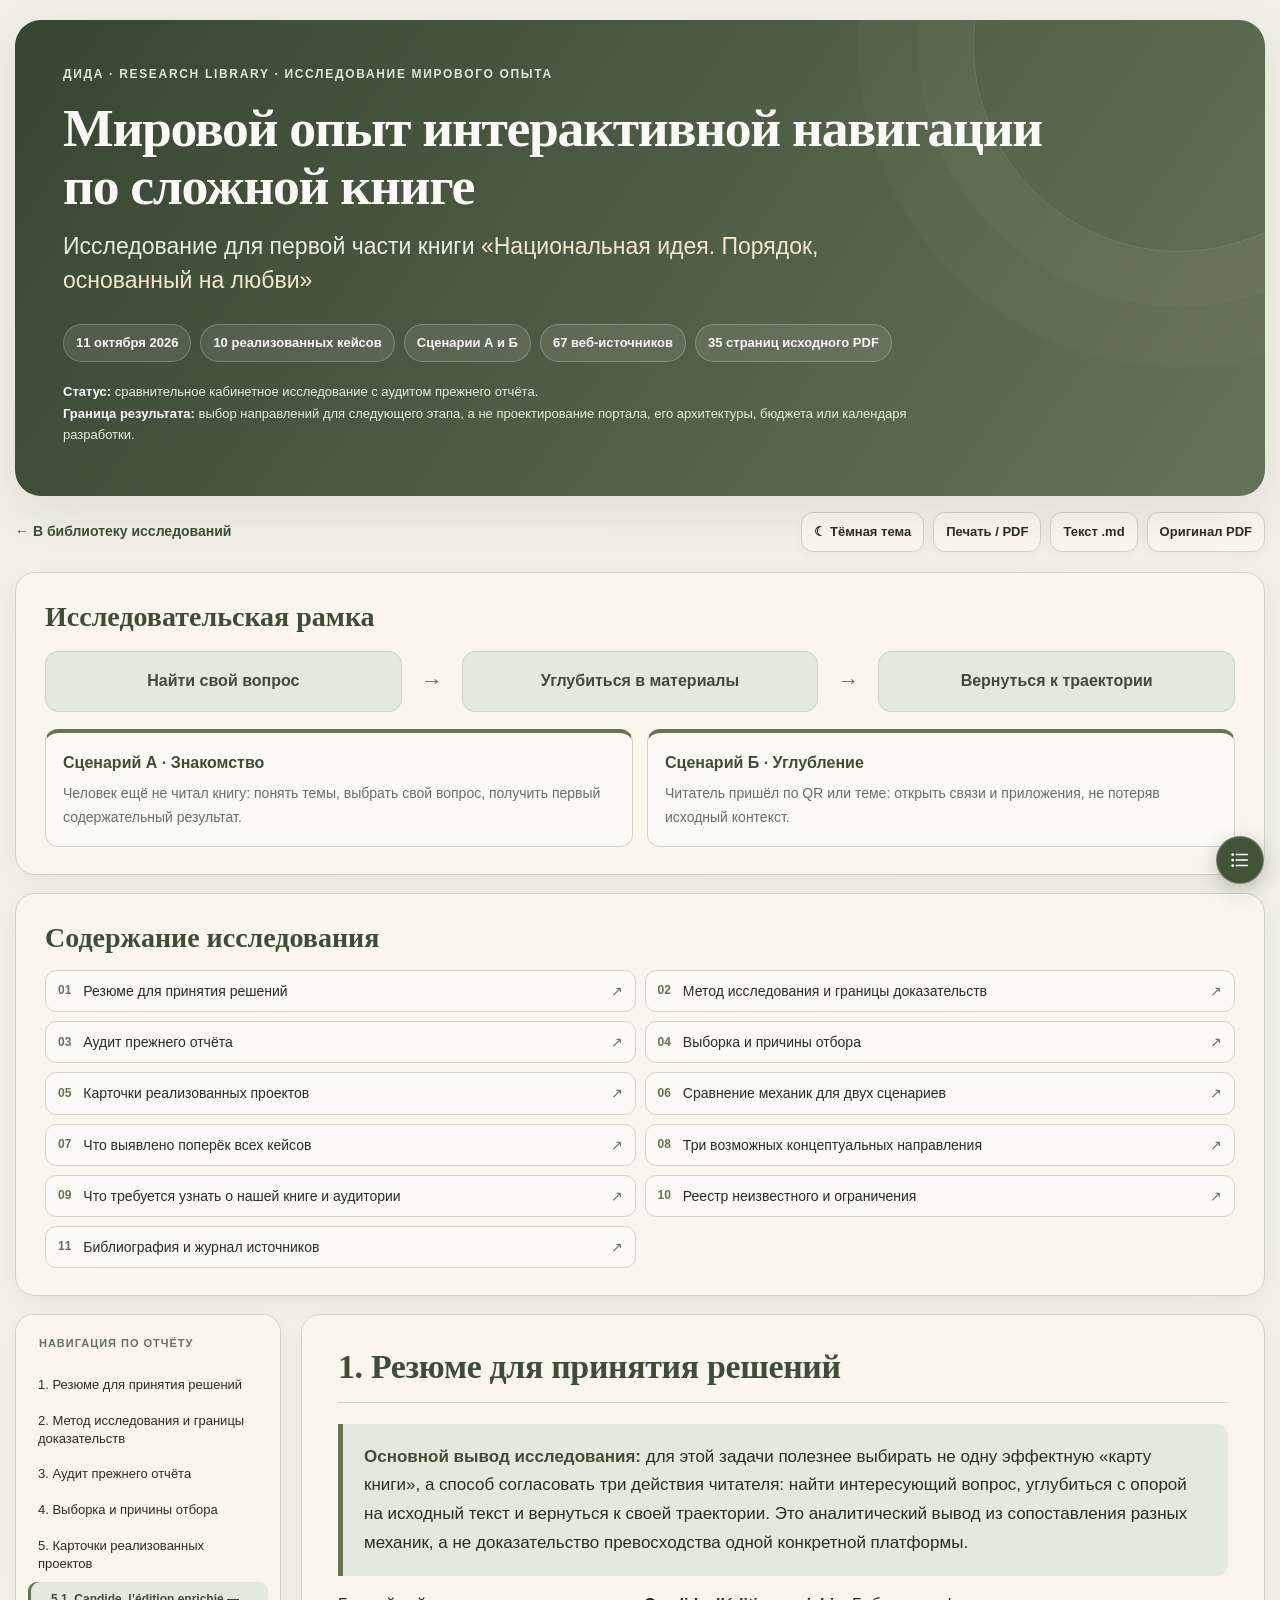
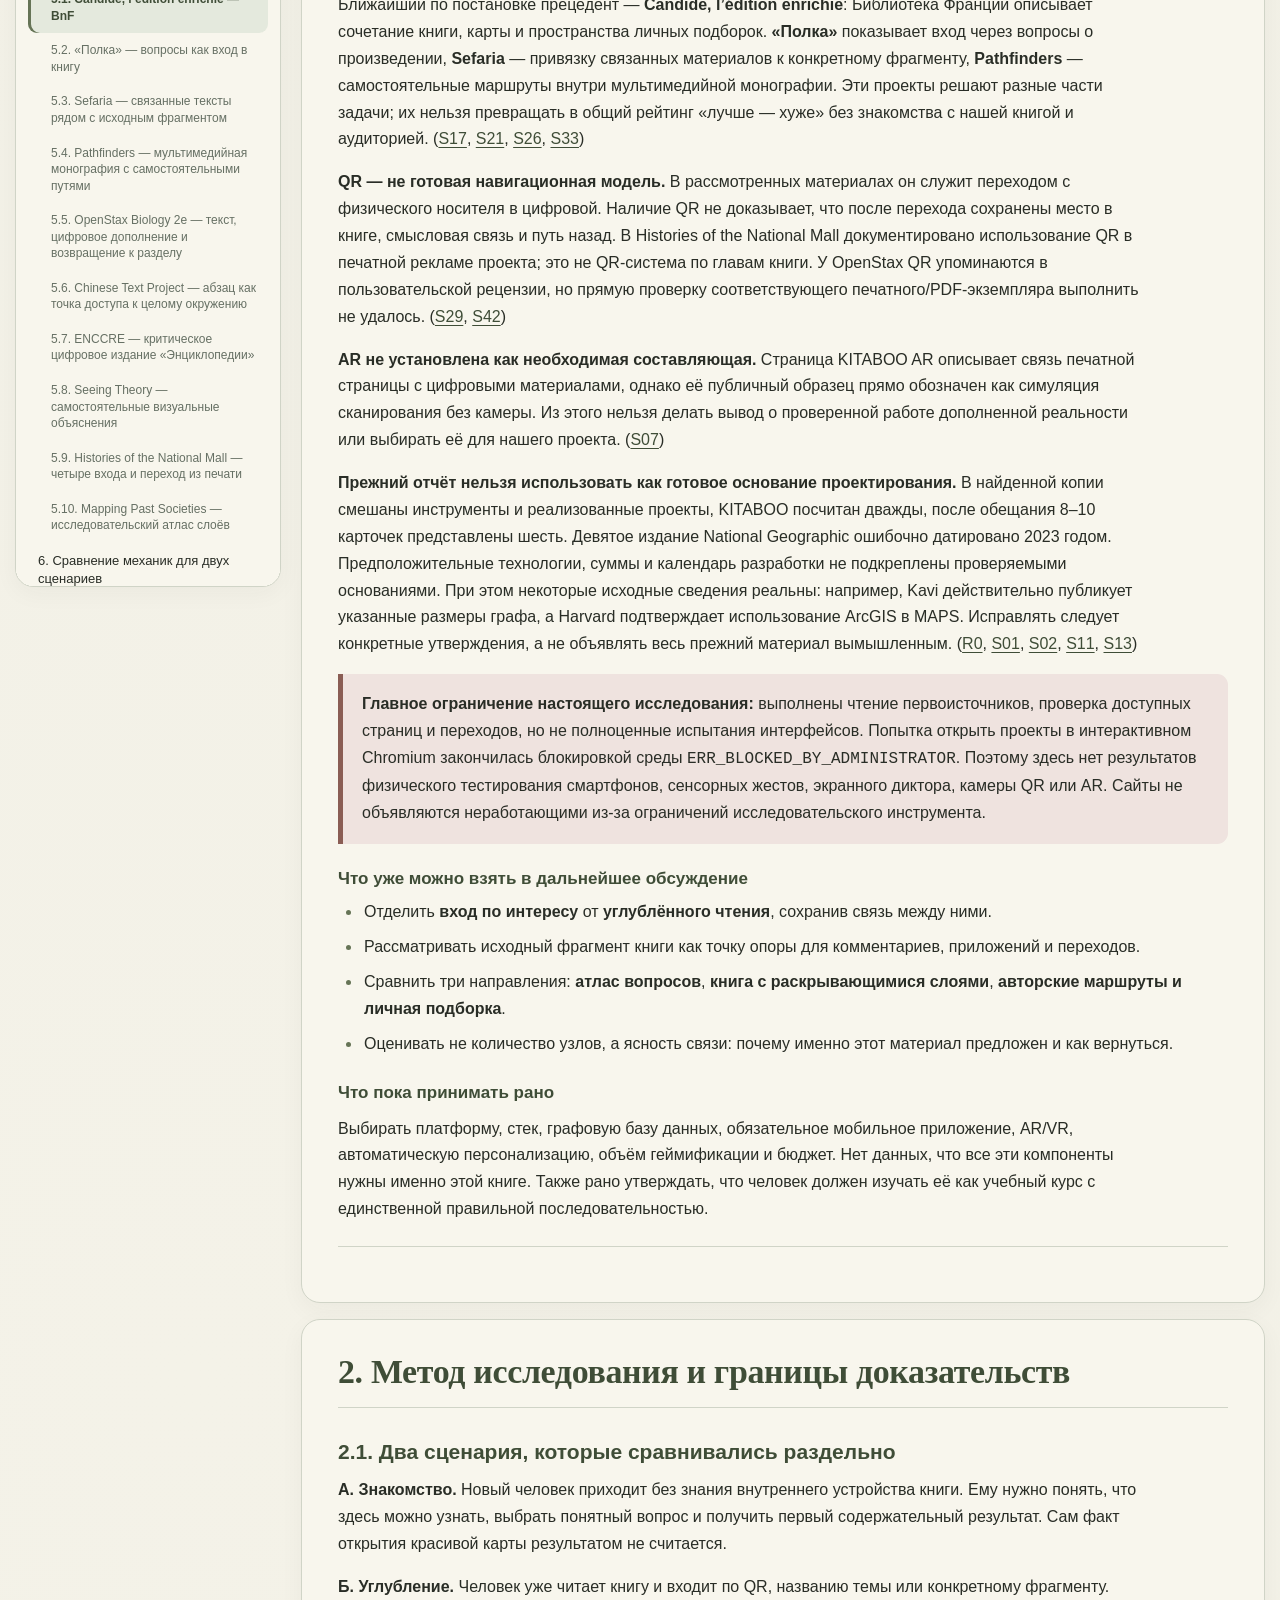
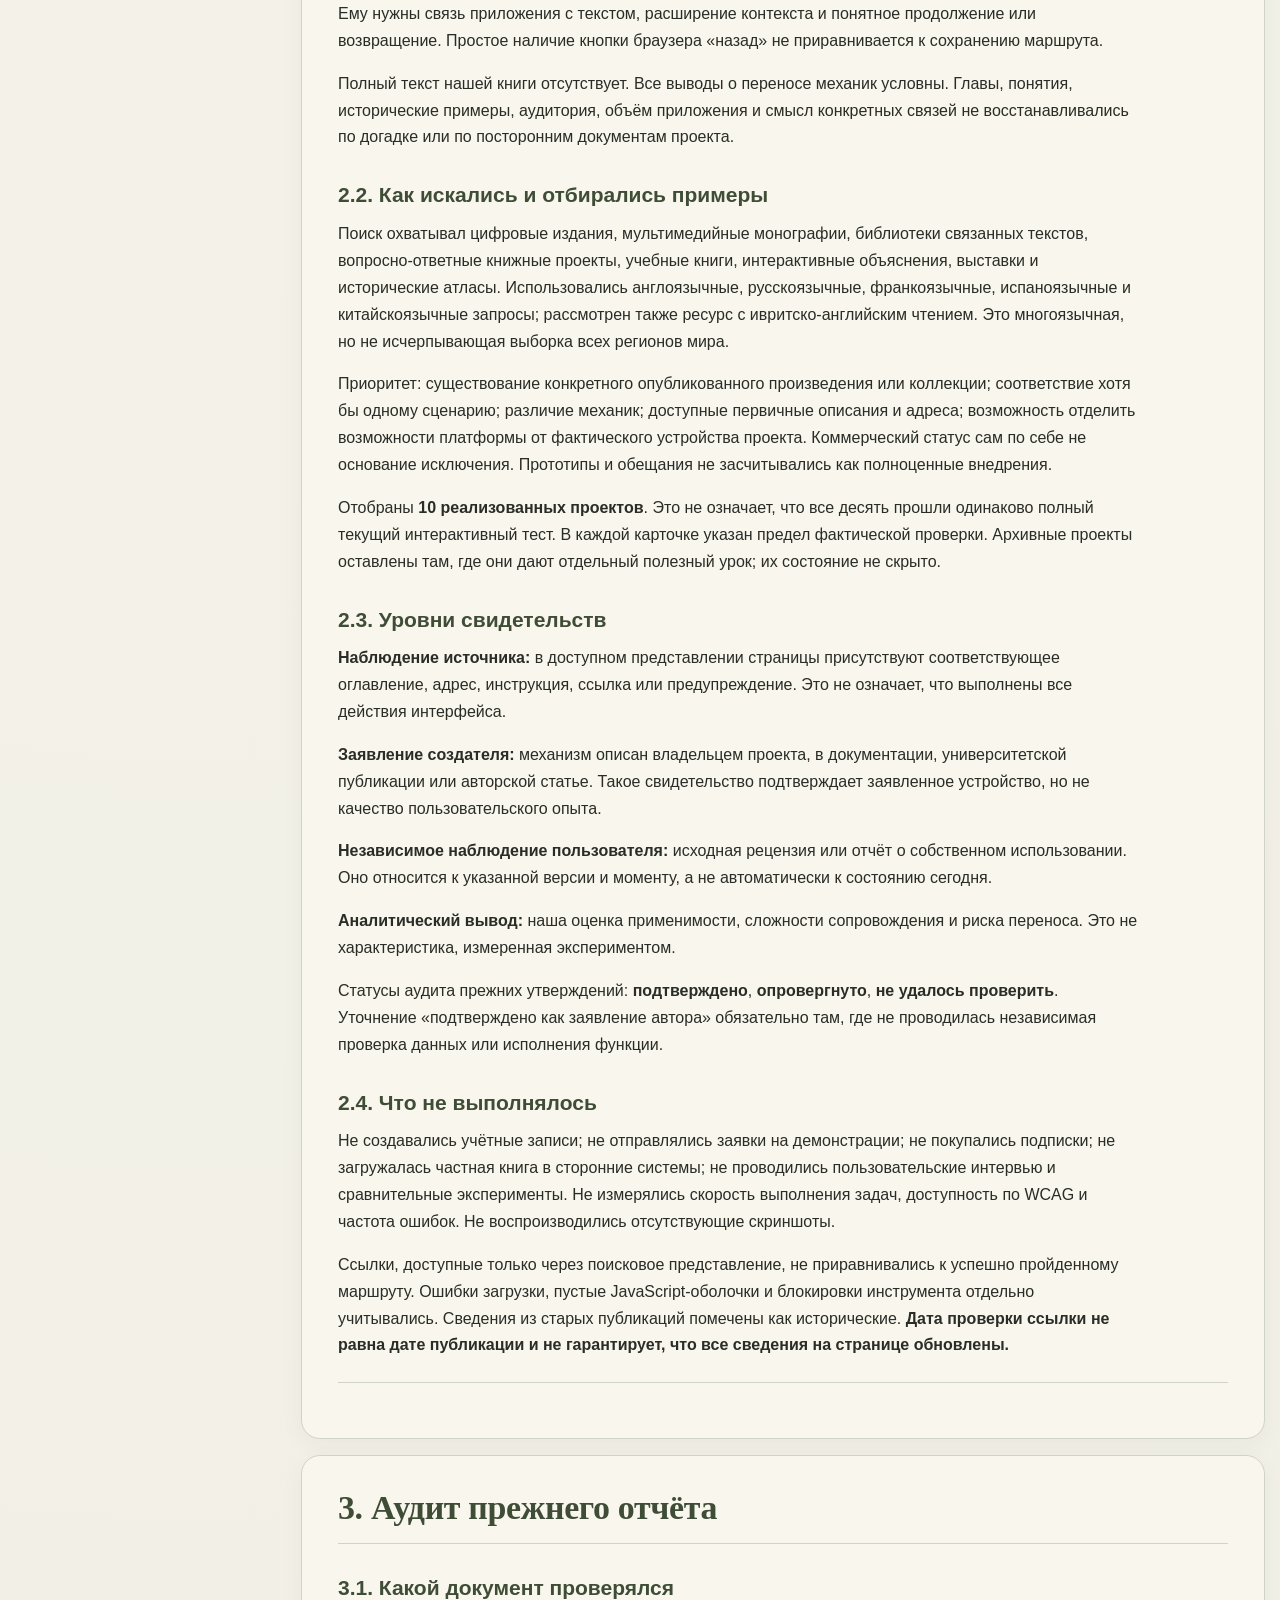
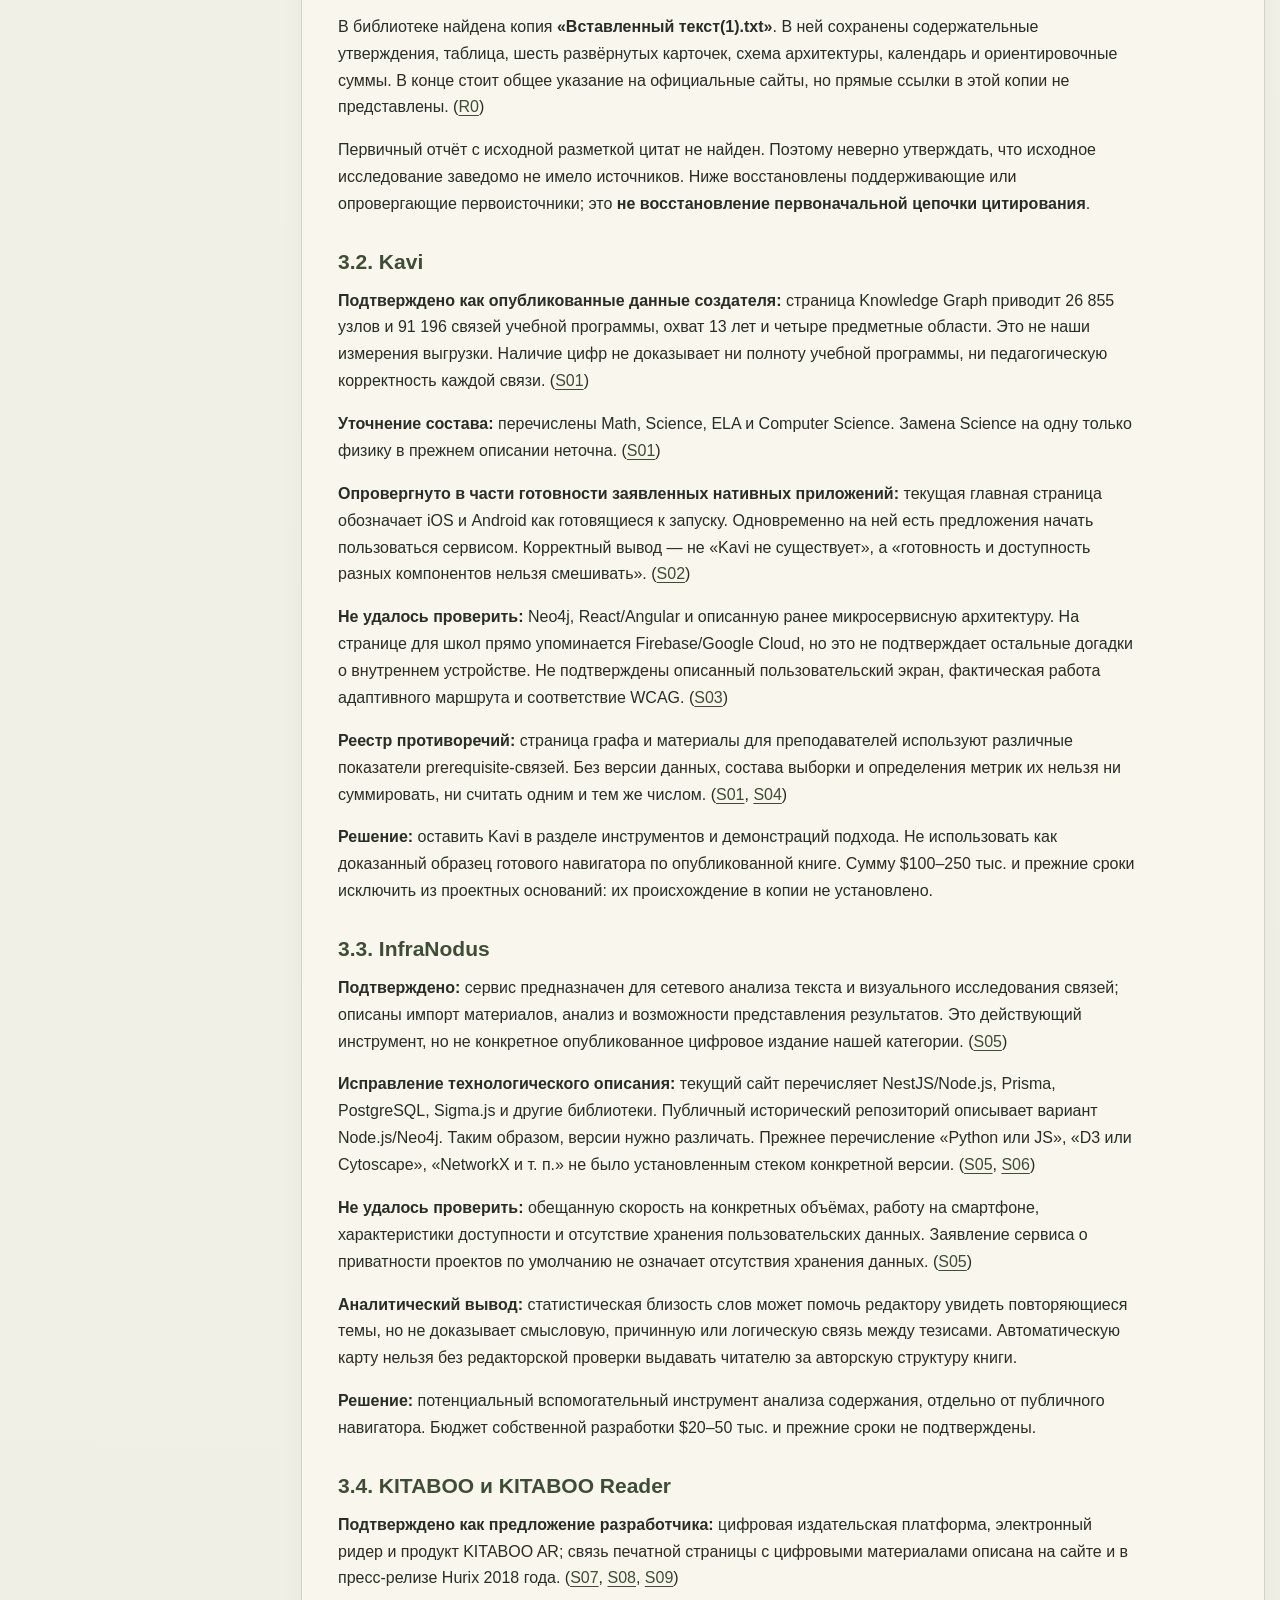
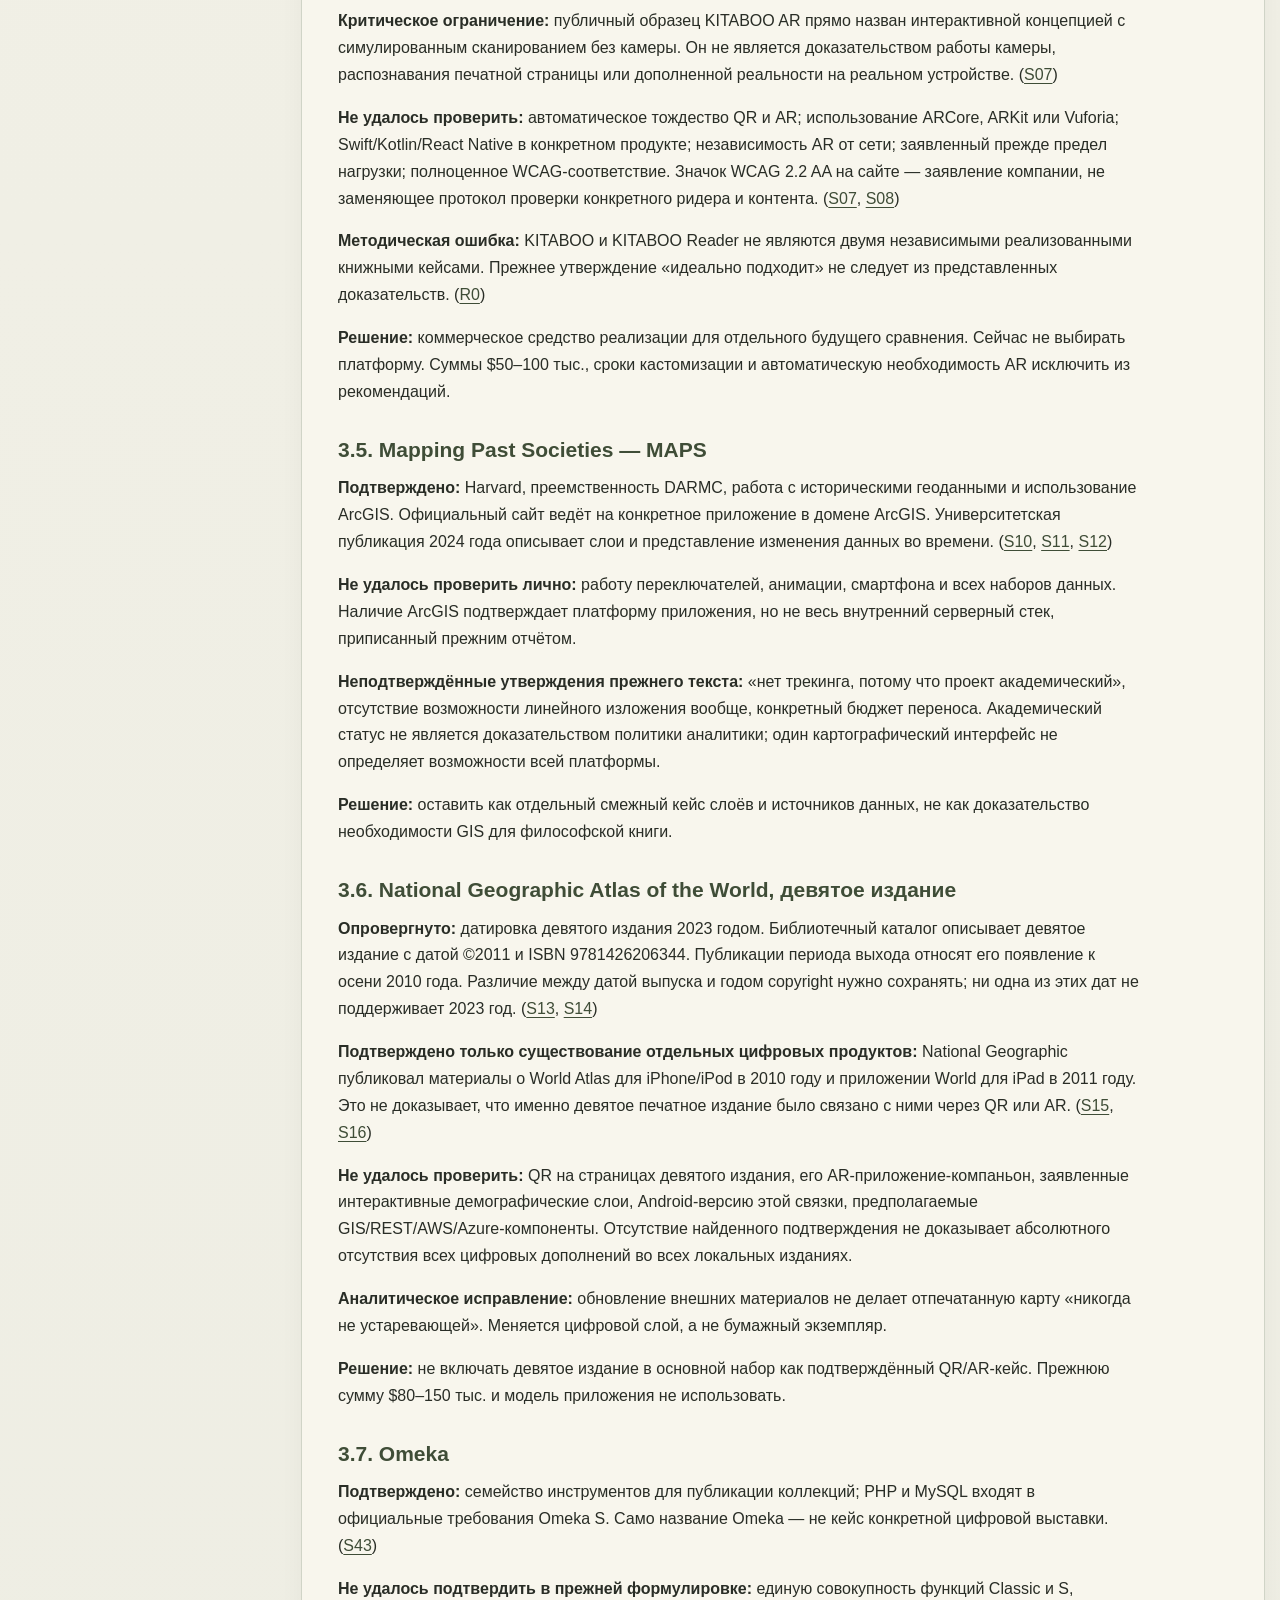
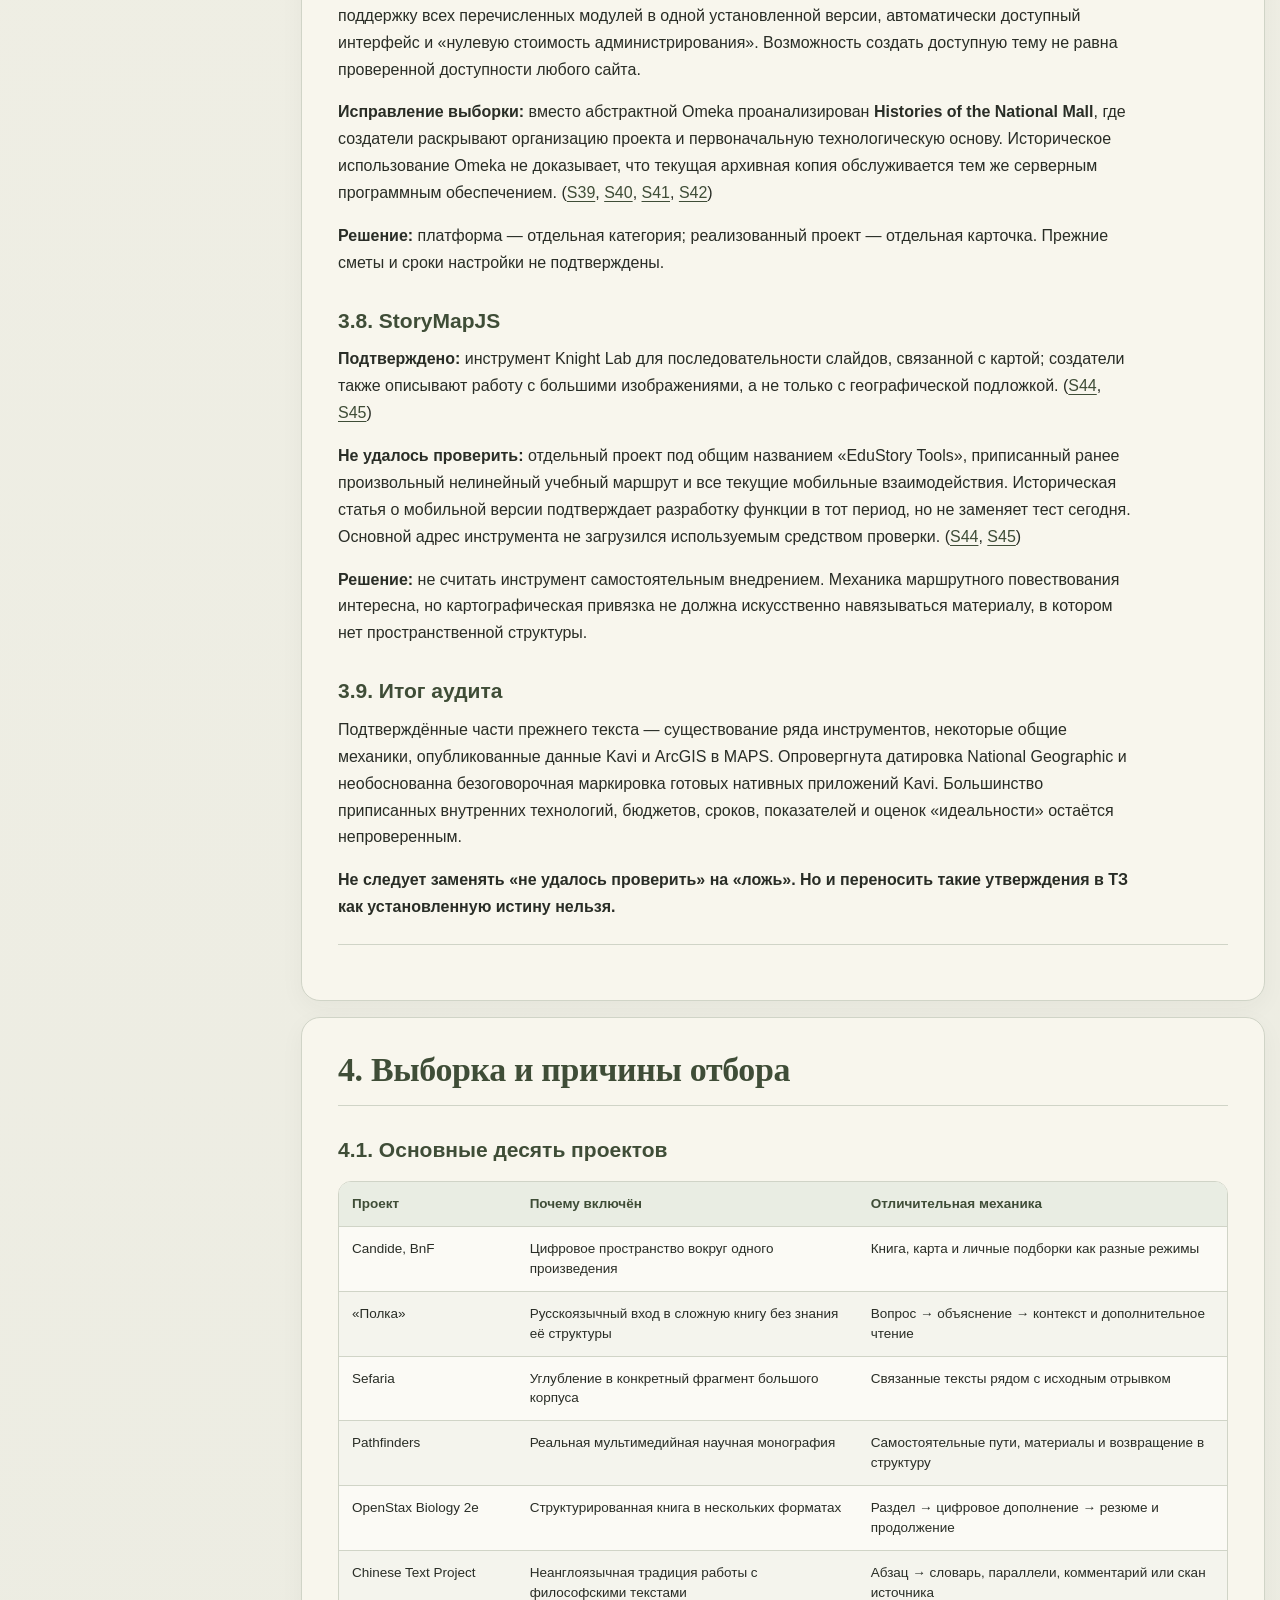
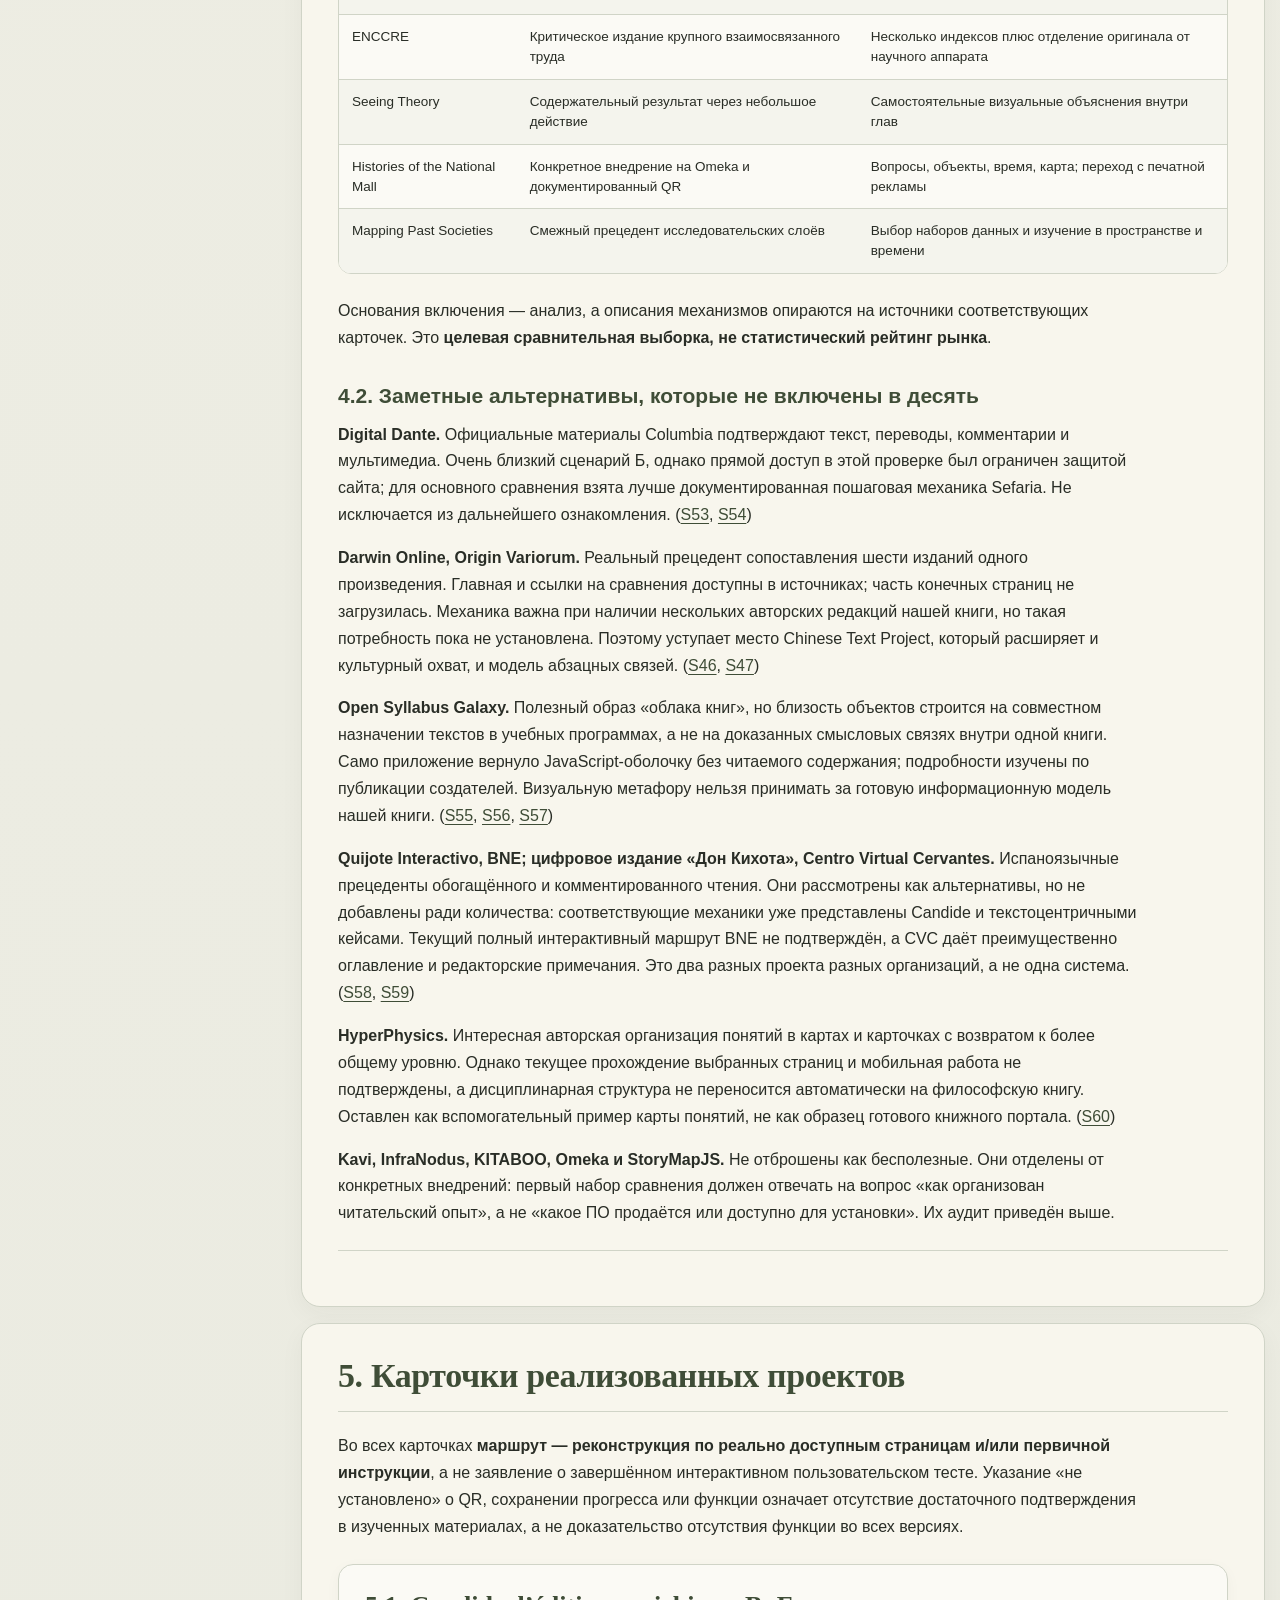
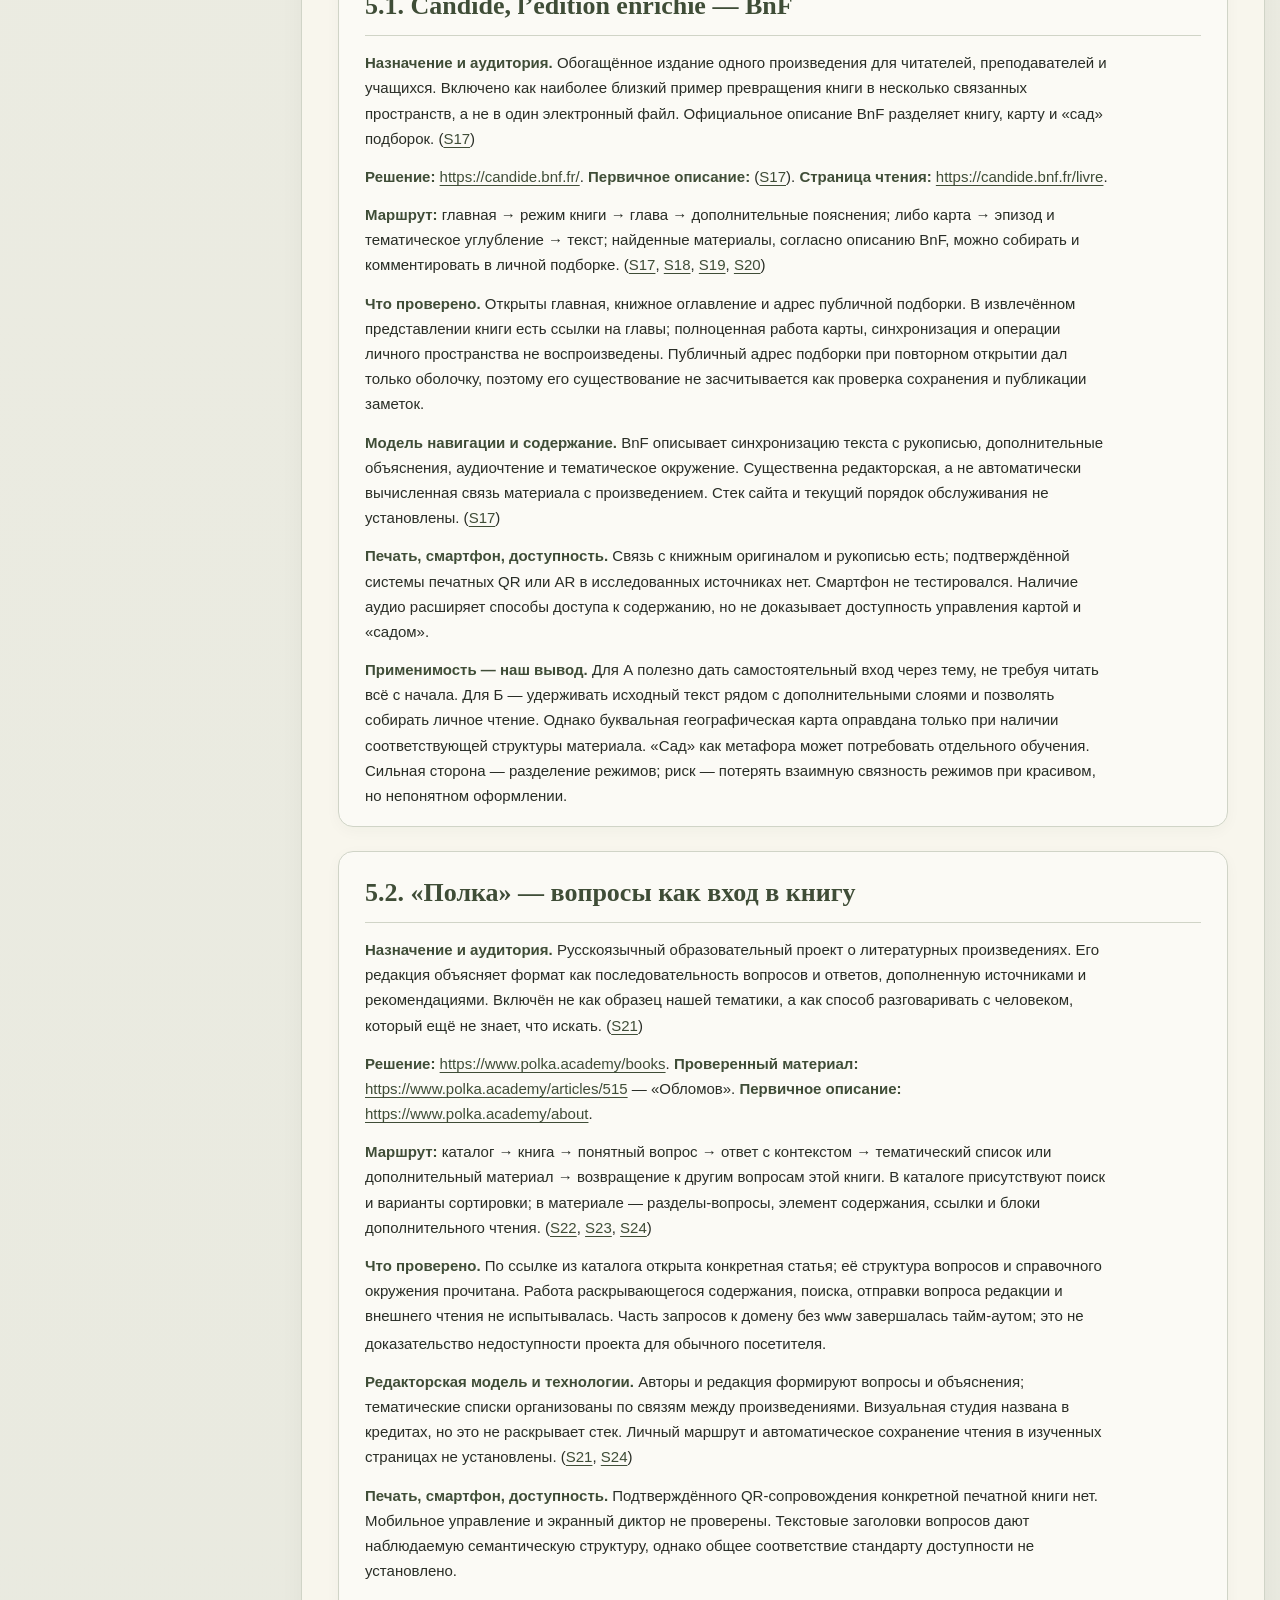
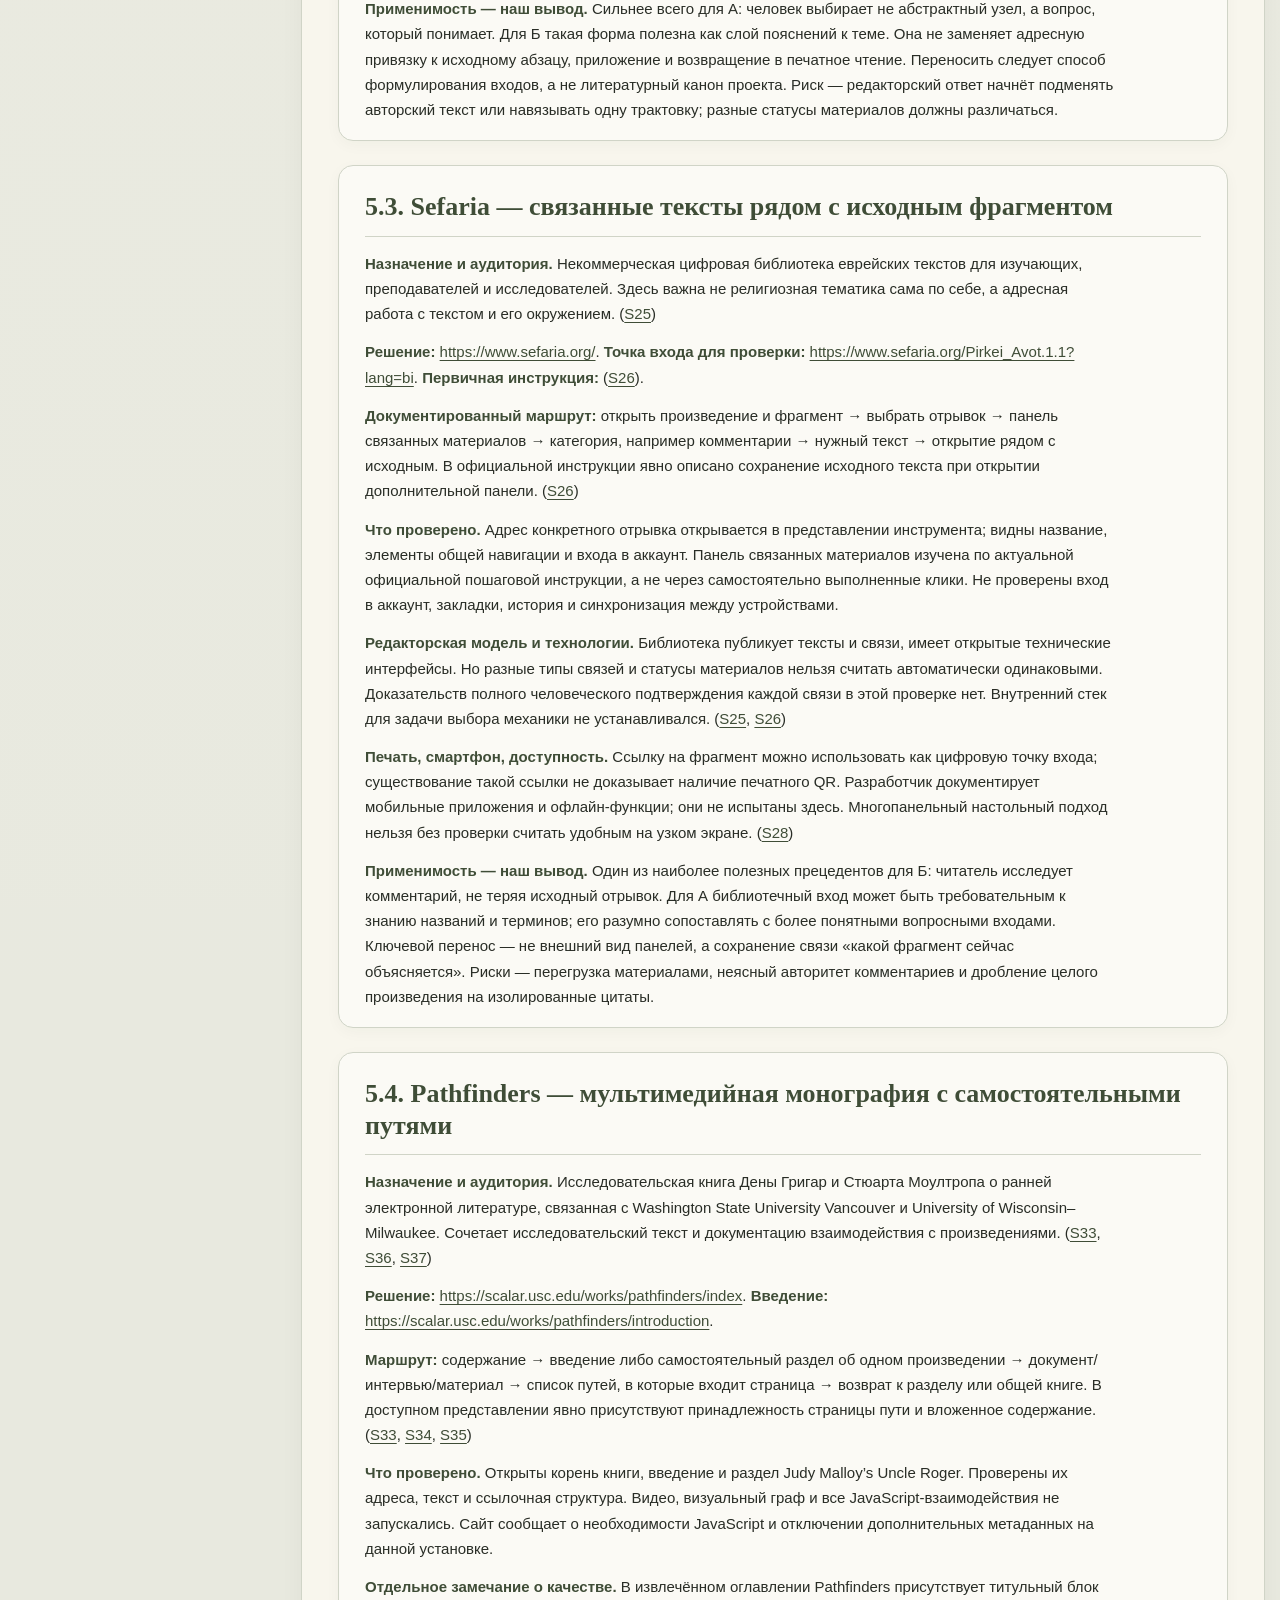
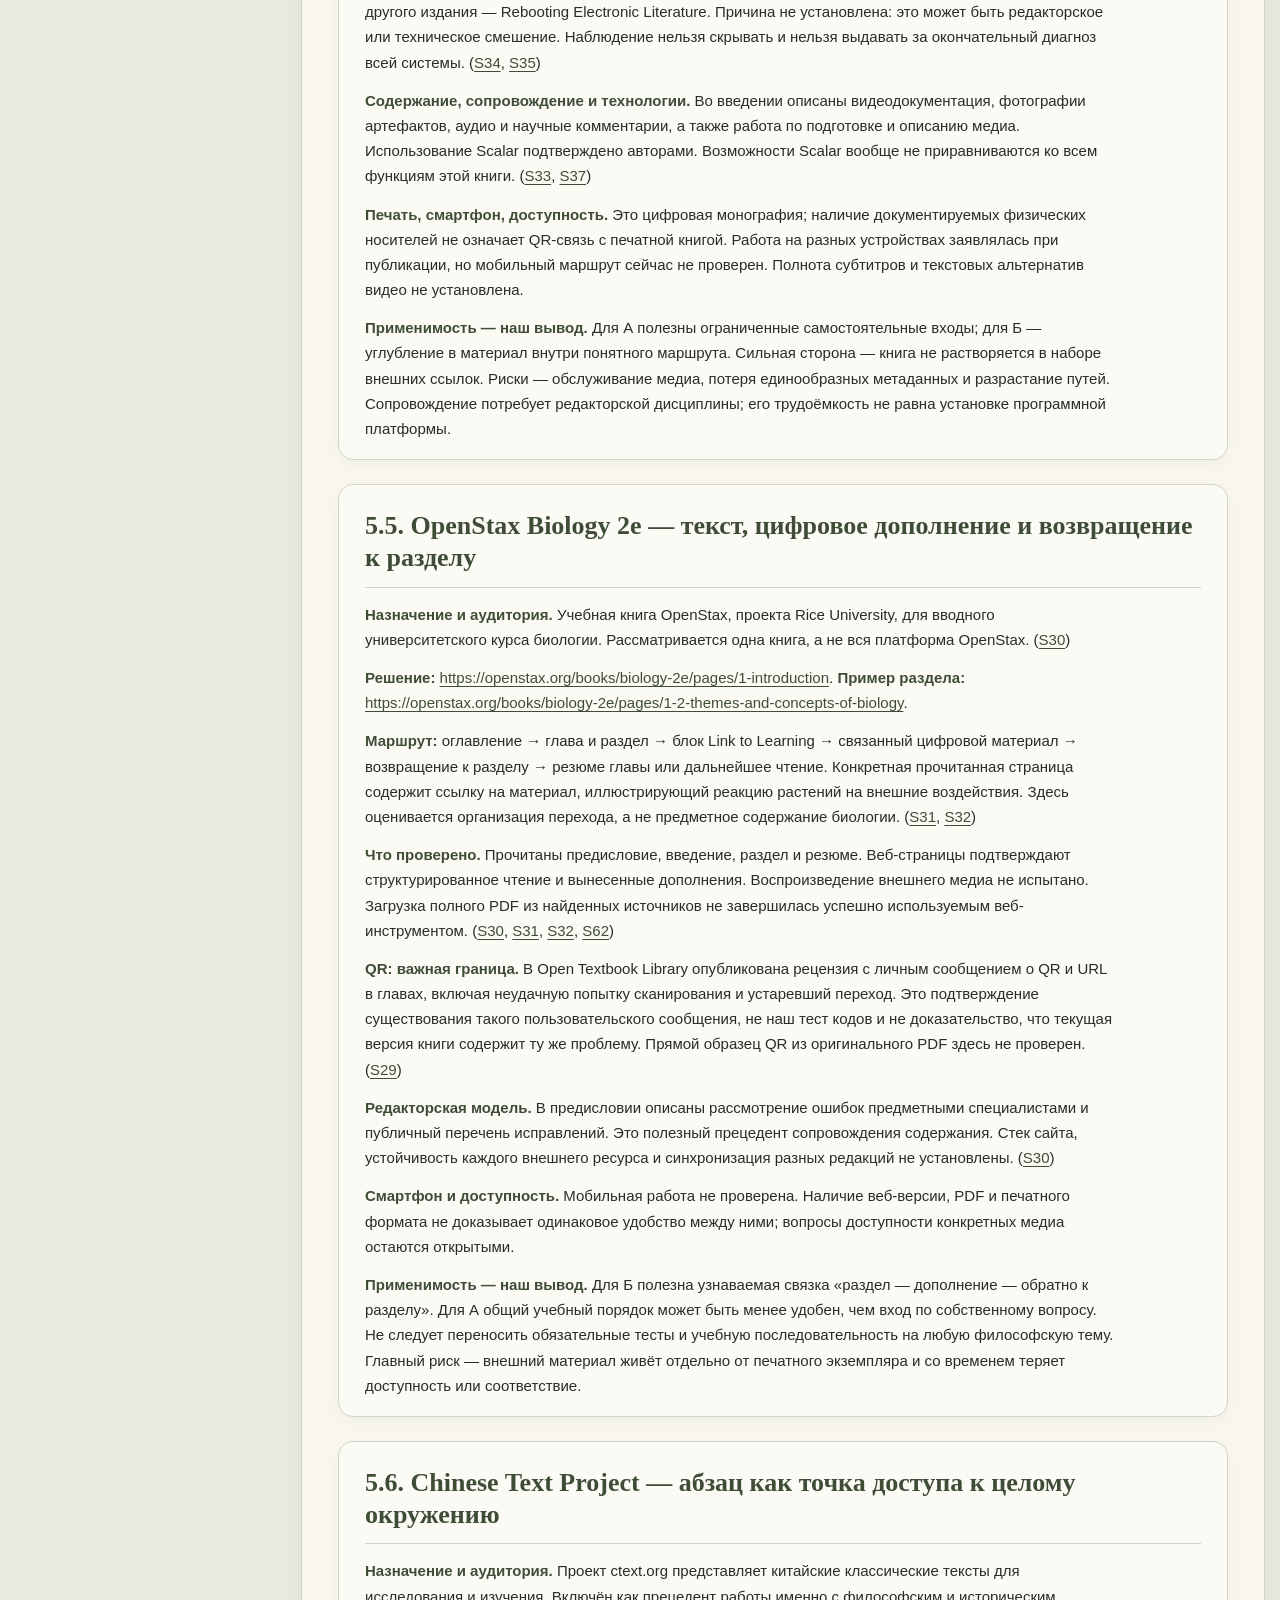
<file: research/oche-book-navigator/index.html>
<!doctype html>
<html lang="ru">
<head>
<meta charset="utf-8">
<meta name="viewport" content="width=device-width,initial-scale=1">
<meta name="color-scheme" content="light dark">
<meta name="robots" content="noindex,nofollow,noarchive">
<meta name="description" content="Полное исследование мирового опыта навигации по сложной книге для «Национальная идея. Порядок, основанный на любви»: аудит прежнего отчёта, 10 кейсов, сценарии А и Б, 67 источников.">
<link rel="canonical" href="https://andersen017.github.io/research-library/research/oche-book-navigator/">
<title>Навигатор книги — мировые кейсы и механики | Research Library</title>
<style>
:root{color-scheme:light;--canvas:#e8e9df;--paper:#f8f6ed;--paper2:#fbfaf5;--ink:#292d26;--muted:#667064;--line:#d0d4c7;--olive:#667456;--deep:#3f4d37;--soft:#e4e9dd;--pale:#eef1e9;--ochre:#a4874d;--ochre-soft:#eee7d7;--warn:#8a5d54;--warn-soft:#efe3df;--shadow:0 16px 48px rgba(45,55,39,.09);--focus:#967731;--hero1:#374631;--hero2:#657358;--tablehead:#e9ede3;--tablealt:#f4f4ed;--code:#e9ece4}
*{box-sizing:border-box}
html{scroll-behavior:smooth;scroll-padding-top:24px}
body{margin:0;background:radial-gradient(circle at 15% 8%,#f4f2e8 0,transparent 32%),var(--canvas);color:var(--ink);font:16px/1.68 Inter,ui-sans-serif,-apple-system,BlinkMacSystemFont,"Segoe UI",Arial,sans-serif}
body.dark{color-scheme:dark;--canvas:#22271f;--paper:#2b3029;--paper2:#30362d;--ink:#ecefe7;--muted:#b9c2b4;--line:#465040;--olive:#a5b99a;--deep:#d1e2cb;--soft:#364332;--pale:#313d30;--ochre:#d6b77c;--ochre-soft:#484132;--warn:#dea79e;--warn-soft:#503c36;--shadow:0 14px 38px rgba(0,0,0,.22);--hero1:#344530;--hero2:#546a49;--tablehead:#364633;--tablealt:#31392f;--code:#334033;background:var(--canvas)}
a{color:var(--deep);text-underline-offset:3px;text-decoration-thickness:1px;overflow-wrap:anywhere}
a:hover{text-decoration-thickness:2px}
a:focus-visible,button:focus-visible,.table-wrap:focus-visible{outline:3px solid var(--focus);outline-offset:3px}
button{font:inherit;cursor:pointer}
.skip-link{position:fixed;z-index:100;top:-100px;left:15px;background:var(--paper);color:var(--ink);border:2px solid var(--focus);padding:10px 15px;border-radius:10px}
.skip-link:focus{top:12px}
#reading-progress{height:4px;position:fixed;z-index:80;top:0;left:0;width:0;background:var(--ochre);pointer-events:none;transition:width .08s linear}
.frame{width:min(1400px,calc(100% - 30px));margin:20px auto 80px}
.hero{position:relative;overflow:hidden;color:#f9f9f5;background:linear-gradient(125deg,var(--hero1),var(--hero2));border-radius:26px;padding:44px 48px 37px;box-shadow:var(--shadow)}
.hero::before{content:"";pointer-events:none;position:absolute;right:-120px;top:-180px;width:410px;height:410px;border:1px solid rgba(255,255,255,.13);border-radius:50%;box-shadow:0 0 0 55px rgba(255,255,255,.025),0 0 0 115px rgba(255,255,255,.025)}
.hero-inner{position:relative;z-index:1;max-width:1040px}
.eyebrow{font-size:12px;font-weight:850;letter-spacing:.14em;text-transform:uppercase;color:#dce8d5}
.hero h1{font:700 clamp(35px,4.2vw,62px)/1.08 Georgia,"Times New Roman",serif;letter-spacing:-.025em;margin:15px 0}
.hero .subtitle{font-size:clamp(17px,2vw,23px);max-width:860px;line-height:1.45;color:#e8eddf}
.hero .subtitle em{font-style:normal;color:#f3e7ca}
.hero-meta{display:flex;gap:9px;flex-wrap:wrap;margin:27px 0 0;padding:0;list-style:none}
.hero-meta li{border:1px solid rgba(255,255,255,.23);background:rgba(255,255,255,.09);padding:7px 12px;border-radius:999px;font-size:13px;font-weight:650}
.hero-bottom{margin-top:19px;color:#e5eddf;font-size:13px;max-width:880px}
.hero-bottom strong{color:#fff}
.topbar{margin:16px 0 20px;display:flex;align-items:center;justify-content:space-between;gap:12px;flex-wrap:wrap}
.return{font-weight:700;font-size:14px;text-decoration:none}
.return:hover{text-decoration:underline}
.tools{display:flex;flex-wrap:wrap;gap:9px}
.tool-btn{border:1px solid var(--line);border-radius:12px;background:var(--paper);color:var(--ink);padding:8px 12px;font-size:13px;font-weight:750;box-shadow:0 4px 12px rgba(0,0,0,.03)}
.tool-btn:hover{background:var(--soft)}
.primary-tool{background:var(--deep);color:#fff;border-color:var(--deep)}body.dark .primary-tool{background:#455a3c;color:#fff;border-color:#6b8160}
.opening{background:var(--paper);border:1px solid var(--line);box-shadow:0 7px 25px rgba(45,55,39,.05);border-radius:20px;padding:27px 29px;margin-bottom:18px}
.opening h2{font:700 28px/1.2 Georgia,"Times New Roman",serif;margin:0 0 15px;color:var(--deep)}
.journey{display:grid;grid-template-columns:1fr 44px 1fr 44px 1fr;gap:8px;align-items:center;margin:17px 0 4px}
.journey .stage{background:var(--soft);border:1px solid var(--line);border-radius:13px;padding:16px 13px;font-weight:750;text-align:center;color:var(--deep)}
.journey .arrow{text-align:center;color:var(--olive);font-size:22px;font-weight:900}
.scenarios{display:grid;grid-template-columns:1fr 1fr;gap:14px;margin-top:17px}
.scenario{padding:17px;background:var(--paper2);border:1px solid var(--line);border-top:4px solid var(--olive);border-radius:13px}
.scenario b{display:block;margin:0 0 6px;color:var(--deep)}.scenario p{margin:0;font-size:14px;color:var(--muted)}
.quick-index{display:grid;grid-template-columns:repeat(2,minmax(0,1fr));gap:9px;margin:15px 0 0}
.quick-index a{text-decoration:none;display:flex;gap:12px;align-items:center;min-width:0;padding:11px 12px;background:var(--paper2);border:1px solid var(--line);border-radius:11px;color:var(--ink);font-size:14px;line-height:1.3}
.quick-index a:hover{border-color:var(--olive);background:var(--soft)}
.index-num{color:var(--olive);font-size:12px;font-weight:900;font-variant-numeric:tabular-nums}
.index-arrow{margin-left:auto;color:var(--olive)}
.layout{display:grid;grid-template-columns:266px minmax(0,1fr);align-items:start;gap:20px}
.sidebar{position:sticky;top:13px;max-height:calc(100vh - 27px);overflow:auto;background:var(--paper);border:1px solid var(--line);border-radius:18px;padding:16px 12px 15px;box-shadow:0 6px 24px rgba(44,55,37,.045);scrollbar-color:var(--line) transparent;scrollbar-width:thin}
.sidebar .toc-title{font-weight:900;text-transform:uppercase;letter-spacing:.09em;color:var(--muted);font-size:11px;margin:3px 11px 14px}
.sidebar .toc-link{display:block;text-decoration:none;padding:9px 10px;border-radius:9px;font-size:13px;line-height:1.38;color:var(--ink)}
.sidebar .toc-link:hover{background:var(--soft)}
.sidebar .toc-link.active{background:var(--soft);color:var(--deep);font-weight:850;box-shadow:inset 3px 0 0 var(--olive)}
.sidebar .toc-minor{padding-left:23px;color:var(--muted);font-size:12px}
.reading{min-width:0}
.report-section{background:var(--paper);border:1px solid var(--line);border-radius:19px;padding:32px 36px;margin:0 0 16px;box-shadow:0 7px 24px rgba(45,55,39,.045);overflow-wrap:break-word}
.report-section>h2{font:700 clamp(27px,2.65vw,36px)/1.2 Georgia,"Times New Roman",serif;color:var(--deep);letter-spacing:-.01em;margin:0 0 21px;padding-bottom:14px;border-bottom:1px solid var(--line)}
.report-section h3{color:var(--deep);font-size:21px;line-height:1.32;margin:30px 0 12px;font-weight:800}
.report-section h4{color:var(--deep);font-size:17px;line-height:1.34;margin:24px 0 8px;font-weight:800}
h2,h3,h4{scroll-margin-top:24px}
.report-section p{margin:11px 0 16px;max-width:90ch}
.report-section p:last-child{margin-bottom:0}
.report-section ul,.report-section ol{padding-left:24px;margin:9px 0 18px}
.report-section li{padding-left:2px;margin:8px 0}
.report-section ul li::marker{color:var(--olive)}
.report-section strong{font-weight:770}
.report-section hr{border:0;border-top:1px solid var(--line);margin:23px 0}
.key-conclusion{padding:19px 21px!important;background:var(--soft);border-left:5px solid var(--olive);border-radius:0 12px 12px 0;max-width:none!important;font-size:17px}
.key-conclusion strong{color:var(--deep)}
.risk-note{padding:17px 19px!important;background:var(--warn-soft);border-left:5px solid var(--warn);border-radius:0 11px 11px 0;max-width:none!important}
.table-wrap{overflow-x:auto;border:1px solid var(--line);border-radius:13px;margin:18px 0 24px;max-width:100%;scrollbar-color:var(--olive) var(--soft)}
.report-table{border-collapse:collapse;width:100%;min-width:690px;background:var(--paper2);font-size:13.5px;line-height:1.47}
.report-table th,.report-table td{padding:12px 13px;border-bottom:1px solid var(--line);vertical-align:top;text-align:left;min-width:130px}
.report-table th{background:var(--tablehead);color:var(--deep);font-weight:850;position:sticky;top:0}
.report-table tr:nth-child(even) td{background:var(--tablealt)}
.report-table tr:last-child td{border-bottom:0}
.case-study{background:var(--paper2);border:1px solid var(--line);border-radius:15px;margin:24px 0;padding:25px 26px 18px;box-shadow:0 4px 15px rgba(37,48,31,.035)}
.case-study>h3{margin:0 0 14px!important;padding-bottom:13px;border-bottom:1px solid var(--line);font:700 clamp(20px,2.2vw,26px)/1.22 Georgia,"Times New Roman",serif;color:var(--deep)}
.case-study p{font-size:15px;margin:10px 0 13px}
.case-study strong{color:var(--deep)}
.case-study a[href^="https://"]{word-break:break-word}
.direction-card{border:1px solid var(--line);border-left:5px solid var(--olive);background:var(--paper2);border-radius:0 14px 14px 0;padding:21px 23px 14px;margin:20px 0}
.direction-card>h3,.direction-note>h3{margin:0 0 14px!important;font-size:22px}
.direction-card p{font-size:15px;margin:10px 0}
.direction-note{background:var(--ochre-soft);border:1px solid var(--line);border-radius:13px;padding:20px 22px;margin:22px 0}
.question-list{counter-reset:item;list-style:none;padding:0!important}
.question-list li{counter-increment:item;position:relative;border-bottom:1px solid var(--line);padding:11px 12px 11px 50px!important;margin:0!important}
.question-list li::before{content:counter(item);position:absolute;top:13px;left:7px;width:29px;height:29px;display:grid;place-items:center;background:var(--soft);color:var(--deep);border-radius:50%;font-size:13px;font-weight:850}
#part-11 .source-entry{font-size:13.3px;background:var(--paper2);border:1px solid var(--line);border-radius:10px;padding:12px 14px;margin:9px 0;max-width:none;overflow-wrap:anywhere}
#part-11 .source-entry strong{color:var(--deep)}
#part-11>p{font-size:14px}
.footer{font-size:13px;color:var(--muted);text-align:center;padding:14px 0 35px}
.footer a{font-weight:700}
.floating{position:fixed;z-index:35;right:16px;bottom:18px;display:flex;gap:9px}
.floating button{padding:11px 16px;border:none;border-radius:999px;background:var(--olive);color:#fff;font-size:13px;font-weight:850;box-shadow:0 8px 22px rgba(0,0,0,.2)}
.floating .toc-toggle{display:none;background:#3f4d37}
.toc-backdrop{display:none}
@media(max-width:1100px){.frame{width:min(1100px,calc(100% - 22px))}.layout{grid-template-columns:226px minmax(0,1fr);gap:13px}.report-section{padding:27px 28px}.sidebar{padding:10px 6px}.sidebar .toc-link{font-size:12px}}
@media(max-width:860px){.frame{width:min(920px,calc(100% - 20px));margin-top:10px}.layout{display:block}.sidebar{position:fixed;top:0;left:0;bottom:0;max-height:none;width:min(340px,calc(100% - 54px));z-index:64;transform:translateX(-110%);transition:transform .24s ease;border-radius:0 18px 18px 0;padding:20px 12px}.sidebar.open{transform:translateX(0)}.toc-backdrop.open{position:fixed;z-index:63;inset:0;display:block;background:rgba(10,18,10,.6)}.floating .toc-toggle{display:block}.opening{padding:24px}.quick-index{grid-template-columns:1fr 1fr}.hero{padding:33px 29px}.report-section{padding:26px 28px}}
@media(max-width:620px){body{font-size:15.5px;line-height:1.64}.frame{width:calc(100% - 14px);margin-top:7px}.hero{padding:28px 20px 24px;border-radius:17px}.hero h1{font-size:36px}.hero .subtitle{font-size:17px}.hero-meta li{font-size:11px;padding:6px 9px}.opening{padding:22px 17px;border-radius:15px}.opening h2{font-size:25px}.topbar{padding:0 5px}.tools{gap:6px}.tool-btn{padding:7px 9px;font-size:12px}.journey{grid-template-columns:1fr;gap:7px}.journey .arrow{transform:rotate(90deg);line-height:.7}.scenarios,.quick-index{grid-template-columns:1fr}.report-section{padding:23px 17px;border-radius:14px}.report-section>h2{font-size:28px}.report-section h3{font-size:19px}.report-section p{font-size:15.5px}.case-study{padding:19px 15px;border-radius:12px}.case-study p{font-size:14.5px}.direction-card{padding:16px}.floating{right:10px;bottom:12px}.floating button{font-size:12px;padding:10px 13px}.report-table{font-size:12.5px}.report-table th,.report-table td{padding:10px 11px}}
@media print{@page{size:A4;margin:14mm}html{scroll-behavior:auto}body{background:#fff;color:#252925;font:11px/1.5 Georgia,serif}.frame{width:100%;margin:0}.hero{background:#fff!important;color:#111!important;box-shadow:none;border:0;border-bottom:2px solid #667456;border-radius:0;padding:10px 0 20px}.hero .subtitle,.hero-bottom,.eyebrow{color:#333!important}.hero-meta li{border:1px solid #bbb;color:#111}.topbar,.opening,.sidebar,.floating,#reading-progress,.toc-backdrop,.footer{display:none!important}.layout{display:block}.report-section{box-shadow:none;border:0;border-radius:0;overflow:visible;margin:0;padding:12px 0}.report-section>h2{font-size:23px;border-bottom:1px solid #bbb}.report-section h3{font-size:17px}.case-study{break-inside:auto;box-shadow:none;border:1px solid #ccc;padding:12px}.case-study>h3{break-after:avoid}.direction-card,.source-entry{break-inside:avoid}.report-table{min-width:0;width:100%;font-size:9px}table,th,td{page-break-inside:auto}tr{page-break-inside:avoid}th,td{padding:6px 5px}.table-wrap{overflow:visible;border:0}a{color:inherit;text-decoration:none}.key-conclusion,.risk-note{background:#eee!important;print-color-adjust:exact}.report-section p{max-width:none}.report-section h2,.report-section h3{break-after:avoid}}
@media(prefers-reduced-motion:reduce){html{scroll-behavior:auto}.sidebar{transition:none}#reading-progress{transition:none}}
</style>
<link rel="stylesheet" href="../../assets/research-contents.css?v=1">
<script defer src="../../assets/research-contents.js?v=1" data-contents-source="#toc"></script>
</head>
<body>
<a href="#content" class="skip-link">Перейти к исследованию</a>
<div id="reading-progress" aria-hidden="true"></div>
<div class="frame">
<header class="hero" id="top"><div class="hero-inner">
<div class="eyebrow">ДИДА · Research Library · Исследование мирового опыта</div>
<h1>Мировой опыт интерактивной навигации по сложной книге</h1>
<div class="subtitle">Исследование для первой части книги <em>«Национальная идея. Порядок, основанный на любви»</em></div>
<ul class="hero-meta"><li>11 октября 2026</li><li>10 реализованных кейсов</li><li>Сценарии А и Б</li><li>67 веб-источников</li><li>35 страниц исходного PDF</li></ul>
<p class="hero-bottom"><strong>Статус:</strong> сравнительное кабинетное исследование с аудитом прежнего отчёта.<br><strong>Граница результата:</strong> выбор направлений для следующего этапа, а не проектирование портала, его архитектуры, бюджета или календаря разработки.</p>
</div></header>
<div class="topbar"><a class="return" href="../../">← В библиотеку исследований</a>
<div class="tools"><button type="button" id="themeBtn" class="tool-btn" aria-pressed="false">☾ Тёмная тема</button><button type="button" id="printBtn" class="tool-btn">Печать / PDF</button><a href="report.md" class="tool-btn" style="text-decoration:none">Текст .md</a><a href="report.pdf" class="tool-btn" style="text-decoration:none">Оригинал PDF</a></div></div>
<section class="opening" aria-label="Как читать это исследование">
<h2>Исследовательская рамка</h2>
<div class="journey" aria-label="Основная логика: найти вопрос, углубиться, вернуться">
<div class="stage">Найти свой вопрос</div><div class="arrow" aria-hidden="true">→</div><div class="stage">Углубиться в материалы</div><div class="arrow" aria-hidden="true">→</div><div class="stage">Вернуться к траектории</div>
</div>
<div class="scenarios">
<div class="scenario"><b>Сценарий А · Знакомство</b><p>Человек ещё не читал книгу: понять темы, выбрать свой вопрос, получить первый содержательный результат.</p></div>
<div class="scenario"><b>Сценарий Б · Углубление</b><p>Читатель пришёл по QR или теме: открыть связи и приложения, не потеряв исходный контекст.</p></div>
</div>
</section>
<section class="opening" aria-label="Оглавление">
<h2>Содержание исследования</h2>
<div class="quick-index"><a href="#section-1"><span class="index-num">01</span><span>Резюме для принятия решений</span><span aria-hidden="true" class="index-arrow">↗</span></a>
<a href="#section-2"><span class="index-num">02</span><span>Метод исследования и границы доказательств</span><span aria-hidden="true" class="index-arrow">↗</span></a>
<a href="#section-3"><span class="index-num">03</span><span>Аудит прежнего отчёта</span><span aria-hidden="true" class="index-arrow">↗</span></a>
<a href="#section-4"><span class="index-num">04</span><span>Выборка и причины отбора</span><span aria-hidden="true" class="index-arrow">↗</span></a>
<a href="#section-5"><span class="index-num">05</span><span>Карточки реализованных проектов</span><span aria-hidden="true" class="index-arrow">↗</span></a>
<a href="#section-6"><span class="index-num">06</span><span>Сравнение механик для двух сценариев</span><span aria-hidden="true" class="index-arrow">↗</span></a>
<a href="#section-7"><span class="index-num">07</span><span>Что выявлено поперёк всех кейсов</span><span aria-hidden="true" class="index-arrow">↗</span></a>
<a href="#section-8"><span class="index-num">08</span><span>Три возможных концептуальных направления</span><span aria-hidden="true" class="index-arrow">↗</span></a>
<a href="#section-9"><span class="index-num">09</span><span>Что требуется узнать о нашей книге и аудитории</span><span aria-hidden="true" class="index-arrow">↗</span></a>
<a href="#section-10"><span class="index-num">10</span><span>Реестр неизвестного и ограничения</span><span aria-hidden="true" class="index-arrow">↗</span></a>
<a href="#section-11"><span class="index-num">11</span><span>Библиография и журнал источников</span><span aria-hidden="true" class="index-arrow">↗</span></a></div>
</section>
<div class="layout" id="content">
<aside class="sidebar" id="toc" aria-label="Оглавление исследования"><div class="toc-title">Навигация по отчёту</div><nav><a class="toc-link toc-major" href="#section-1">1. Резюме для принятия решений</a>
<a class="toc-link toc-major" href="#section-2">2. Метод исследования и границы доказательств</a>
<a class="toc-link toc-major" href="#section-3">3. Аудит прежнего отчёта</a>
<a class="toc-link toc-major" href="#section-4">4. Выборка и причины отбора</a>
<a class="toc-link toc-major" href="#section-5">5. Карточки реализованных проектов</a>
<a class="toc-link toc-minor" href="#section-5-1">5.1. Candide, l’édition enrichie — BnF</a>
<a class="toc-link toc-minor" href="#section-5-2">5.2. «Полка» — вопросы как вход в книгу</a>
<a class="toc-link toc-minor" href="#section-5-3">5.3. Sefaria — связанные тексты рядом с исходным фрагментом</a>
<a class="toc-link toc-minor" href="#section-5-4">5.4. Pathfinders — мультимедийная монография с самостоятельными путями</a>
<a class="toc-link toc-minor" href="#section-5-5">5.5. OpenStax Biology 2e — текст, цифровое дополнение и возвращение к разделу</a>
<a class="toc-link toc-minor" href="#section-5-6">5.6. Chinese Text Project — абзац как точка доступа к целому окружению</a>
<a class="toc-link toc-minor" href="#section-5-7">5.7. ENCCRE — критическое цифровое издание «Энциклопедии»</a>
<a class="toc-link toc-minor" href="#section-5-8">5.8. Seeing Theory — самостоятельные визуальные объяснения</a>
<a class="toc-link toc-minor" href="#section-5-9">5.9. Histories of the National Mall — четыре входа и переход из печати</a>
<a class="toc-link toc-minor" href="#section-5-10">5.10. Mapping Past Societies — исследовательский атлас слоёв</a>
<a class="toc-link toc-major" href="#section-6">6. Сравнение механик для двух сценариев</a>
<a class="toc-link toc-major" href="#section-7">7. Что выявлено поперёк всех кейсов</a>
<a class="toc-link toc-major" href="#section-8">8. Три возможных концептуальных направления</a>
<a class="toc-link toc-minor" href="#section-8-1">8.1. Атлас вопросов и смысловых областей</a>
<a class="toc-link toc-minor" href="#section-8-2">8.2. Книга с раскрывающимися слоями</a>
<a class="toc-link toc-minor" href="#section-8-3">8.3. Авторские маршруты и личная подборка</a>
<a class="toc-link toc-major" href="#section-9">9. Что требуется узнать о нашей книге и аудитории</a>
<a class="toc-link toc-major" href="#section-10">10. Реестр неизвестного и ограничения</a>
<a class="toc-link toc-major" href="#section-11">11. Библиография и журнал источников</a></nav></aside>
<div class="reading">
<section class="report-section" id="part-1" aria-label="Резюме для принятия решений">
<h2 id="section-1">1. Резюме для принятия решений</h2>
<p class="key-conclusion"><strong>Основной вывод исследования:</strong> для этой задачи полезнее выбирать не одну эффектную «карту книги», а способ согласовать три действия читателя: найти интересующий вопрос, углубиться с опорой на исходный текст и вернуться к своей траектории. Это аналитический вывод из сопоставления разных механик, а не доказательство превосходства одной конкретной платформы.</p>
<p>Ближайший по постановке прецедент — <strong>Candide, l’édition enrichie</strong>: Библиотека Франции описывает сочетание книги, карты и пространства личных подборок. <strong>«Полка»</strong> показывает вход через вопросы о произведении, <strong>Sefaria</strong> — привязку связанных материалов к конкретному фрагменту, <strong>Pathfinders</strong> — самостоятельные маршруты внутри мультимедийной монографии. Эти проекты решают разные части задачи; их нельзя превращать в общий рейтинг «лучше — хуже» без знакомства с нашей книгой и аудиторией.  (<a href="https://expositions.bnf.fr/expositions.php/1000" rel="noopener noreferrer" target="_blank">S17</a>, <a href="https://www.polka.academy/about" rel="noopener noreferrer" target="_blank">S21</a>, <a href="https://help.sefaria.org/hc/en-us/articles/18613227644316-How-to-Find-Cross-Referenced-and-Linked-Texts" rel="noopener noreferrer" target="_blank">S26</a>, <a href="https://scalar.usc.edu/works/pathfinders/introduction" rel="noopener noreferrer" target="_blank">S33</a>)</p>
<p><strong>QR — не готовая навигационная модель.</strong> В рассмотренных материалах он служит переходом с физического носителя в цифровой. Наличие QR не доказывает, что после перехода сохранены место в книге, смысловая связь и путь назад. В Histories of the National Mall документировано использование QR в печатной рекламе проекта; это не QR-система по главам книги. У OpenStax QR упоминаются в пользовательской рецензии, но прямую проверку соответствующего печатного/PDF-экземпляра выполнить не удалось.  (<a href="https://open.umn.edu/opentextbooks/textbooks/biology-2e" rel="noopener noreferrer" target="_blank">S29</a>, <a href="https://mallhistory.org/Guide/index.html%3Fp%3D99.html" rel="noopener noreferrer" target="_blank">S42</a>)</p>
<p><strong>AR не установлена как необходимая составляющая.</strong> Страница KITABOO AR описывает связь печатной страницы с цифровыми материалами, однако её публичный образец прямо обозначен как симуляция сканирования без камеры. Из этого нельзя делать вывод о проверенной работе дополненной реальности или выбирать её для нашего проекта.  (<a href="https://kitaboo.com/kitaboo-ar" rel="noopener noreferrer" target="_blank">S07</a>)</p>
<p><strong>Прежний отчёт нельзя использовать как готовое основание проектирования.</strong> В найденной копии смешаны инструменты и реализованные проекты, KITABOO посчитан дважды, после обещания 8–10 карточек представлены шесть. Девятое издание National Geographic ошибочно датировано 2023 годом. Предположительные технологии, суммы и календарь разработки не подкреплены проверяемыми основаниями. При этом некоторые исходные сведения реальны: например, Kavi действительно публикует указанные размеры графа, а Harvard подтверждает использование ArcGIS в MAPS. Исправлять следует конкретные утверждения, а не объявлять весь прежний материал вымышленным.  (<a class="inline-ref" href="#r0">R0</a>, <a href="https://usekavi.com/knowledge-graph/" rel="noopener noreferrer" target="_blank">S01</a>, <a href="https://usekavi.com/" rel="noopener noreferrer" target="_blank">S02</a>, <a href="https://news.harvard.edu/gazette/story/2024/06/harvard-digital-atlas-plots-patterns-from-history-ancient-and-modern/" rel="noopener noreferrer" target="_blank">S11</a>, <a href="https://libcat.weber.edu/bib/1169219" rel="noopener noreferrer" target="_blank">S13</a>)</p>
<p class="risk-note"><strong>Главное ограничение настоящего исследования:</strong> выполнены чтение первоисточников, проверка доступных страниц и переходов, но не полноценные испытания интерфейсов. Попытка открыть проекты в интерактивном Chromium закончилась блокировкой среды <code>ERR_BLOCKED_BY_ADMINISTRATOR</code>. Поэтому здесь нет результатов физического тестирования смартфонов, сенсорных жестов, экранного диктора, камеры QR или AR. Сайты не объявляются неработающими из-за ограничений исследовательского инструмента.</p>
<h4 id="now">Что уже можно взять в дальнейшее обсуждение</h4>
<ul>
<li>Отделить <strong>вход по интересу</strong> от <strong>углублённого чтения</strong>, сохранив связь между ними.</li>
<li>Рассматривать исходный фрагмент книги как точку опоры для комментариев, приложений и переходов.</li>
<li>Сравнить три направления: <strong>атлас вопросов</strong>, <strong>книга с раскрывающимися слоями</strong>, <strong>авторские маршруты и личная подборка</strong>.</li>
<li>Оценивать не количество узлов, а ясность связи: почему именно этот материал предложен и как вернуться.</li>
</ul>
<h4 id="not-yet">Что пока принимать рано</h4>
<p>Выбирать платформу, стек, графовую базу данных, обязательное мобильное приложение, AR/VR, автоматическую персонализацию, объём геймификации и бюджет. Нет данных, что все эти компоненты нужны именно этой книге. Также рано утверждать, что человек должен изучать её как учебный курс с единственной правильной последовательностью.</p>
<hr/>

</section><section class="report-section" id="part-2" aria-label="Метод исследования и границы доказательств">
<h2 id="section-2">2. Метод исследования и границы доказательств</h2>
<h3 id="section-2-1">2.1. Два сценария, которые сравнивались раздельно</h3>
<p><strong>А. Знакомство.</strong> Новый человек приходит без знания внутреннего устройства книги. Ему нужно понять, что здесь можно узнать, выбрать понятный вопрос и получить первый содержательный результат. Сам факт открытия красивой карты результатом не считается.</p>
<p><strong>Б. Углубление.</strong> Человек уже читает книгу и входит по QR, названию темы или конкретному фрагменту. Ему нужны связь приложения с текстом, расширение контекста и понятное продолжение или возвращение. Простое наличие кнопки браузера «назад» не приравнивается к сохранению маршрута.</p>
<p>Полный текст нашей книги отсутствует. Все выводы о переносе механик условны. Главы, понятия, исторические примеры, аудитория, объём приложения и смысл конкретных связей не восстанавливались по догадке или по посторонним документам проекта.</p>
<h3 id="section-2-2">2.2. Как искались и отбирались примеры</h3>
<p>Поиск охватывал цифровые издания, мультимедийные монографии, библиотеки связанных текстов, вопросно-ответные книжные проекты, учебные книги, интерактивные объяснения, выставки и исторические атласы. Использовались англоязычные, русскоязычные, франкоязычные, испаноязычные и китайскоязычные запросы; рассмотрен также ресурс с ивритско-английским чтением. Это многоязычная, но не исчерпывающая выборка всех регионов мира.</p>
<p>Приоритет: существование конкретного опубликованного произведения или коллекции; соответствие хотя бы одному сценарию; различие механик; доступные первичные описания и адреса; возможность отделить возможности платформы от фактического устройства проекта. Коммерческий статус сам по себе не основание исключения. Прототипы и обещания не засчитывались как полноценные внедрения.</p>
<p>Отобраны <strong>10 реализованных проектов</strong>. Это не означает, что все десять прошли одинаково полный текущий интерактивный тест. В каждой карточке указан предел фактической проверки. Архивные проекты оставлены там, где они дают отдельный полезный урок; их состояние не скрыто.</p>
<h3 id="section-2-3">2.3. Уровни свидетельств</h3>
<p><strong>Наблюдение источника:</strong> в доступном представлении страницы присутствуют соответствующее оглавление, адрес, инструкция, ссылка или предупреждение. Это не означает, что выполнены все действия интерфейса.</p>
<p><strong>Заявление создателя:</strong> механизм описан владельцем проекта, в документации, университетской публикации или авторской статье. Такое свидетельство подтверждает заявленное устройство, но не качество пользовательского опыта.</p>
<p><strong>Независимое наблюдение пользователя:</strong> исходная рецензия или отчёт о собственном использовании. Оно относится к указанной версии и моменту, а не автоматически к состоянию сегодня.</p>
<p><strong>Аналитический вывод:</strong> наша оценка применимости, сложности сопровождения и риска переноса. Это не характеристика, измеренная экспериментом.</p>
<p>Статусы аудита прежних утверждений: <strong>подтверждено</strong>, <strong>опровергнуто</strong>, <strong>не удалось проверить</strong>. Уточнение «подтверждено как заявление автора» обязательно там, где не проводилась независимая проверка данных или исполнения функции.</p>
<h3 id="section-2-4">2.4. Что не выполнялось</h3>
<p>Не создавались учётные записи; не отправлялись заявки на демонстрации; не покупались подписки; не загружалась частная книга в сторонние системы; не проводились пользовательские интервью и сравнительные эксперименты. Не измерялись скорость выполнения задач, доступность по WCAG и частота ошибок. Не воспроизводились отсутствующие скриншоты.</p>
<p>Ссылки, доступные только через поисковое представление, не приравнивались к успешно пройденному маршруту. Ошибки загрузки, пустые JavaScript-оболочки и блокировки инструмента отдельно учитывались. Сведения из старых публикаций помечены как исторические. <strong>Дата проверки ссылки не равна дате публикации и не гарантирует, что все сведения на странице обновлены.</strong></p>
<hr/>

</section><section class="report-section" id="part-3" aria-label="Аудит прежнего отчёта">
<h2 id="section-3">3. Аудит прежнего отчёта</h2>
<h3 id="section-3-1">3.1. Какой документ проверялся</h3>
<p>В библиотеке найдена копия <strong>«Вставленный текст(1).txt»</strong>. В ней сохранены содержательные утверждения, таблица, шесть развёрнутых карточек, схема архитектуры, календарь и ориентировочные суммы. В конце стоит общее указание на официальные сайты, но прямые ссылки в этой копии не представлены.  (<a class="inline-ref" href="#r0">R0</a>)</p>
<p>Первичный отчёт с исходной разметкой цитат не найден. Поэтому неверно утверждать, что исходное исследование заведомо не имело источников. Ниже восстановлены поддерживающие или опровергающие первоисточники; это <strong>не восстановление первоначальной цепочки цитирования</strong>.</p>
<h3 id="section-3-2">3.2. Kavi</h3>
<p><strong>Подтверждено как опубликованные данные создателя:</strong> страница Knowledge Graph приводит 26 855 узлов и 91 196 связей учебной программы, охват 13 лет и четыре предметные области. Это не наши измерения выгрузки. Наличие цифр не доказывает ни полноту учебной программы, ни педагогическую корректность каждой связи.  (<a href="https://usekavi.com/knowledge-graph/" rel="noopener noreferrer" target="_blank">S01</a>)</p>
<p><strong>Уточнение состава:</strong> перечислены Math, Science, ELA и Computer Science. Замена Science на одну только физику в прежнем описании неточна.  (<a href="https://usekavi.com/knowledge-graph/" rel="noopener noreferrer" target="_blank">S01</a>)</p>
<p><strong>Опровергнуто в части готовности заявленных нативных приложений:</strong> текущая главная страница обозначает iOS и Android как готовящиеся к запуску. Одновременно на ней есть предложения начать пользоваться сервисом. Корректный вывод — не «Kavi не существует», а «готовность и доступность разных компонентов нельзя смешивать».  (<a href="https://usekavi.com/" rel="noopener noreferrer" target="_blank">S02</a>)</p>
<p><strong>Не удалось проверить:</strong> Neo4j, React/Angular и описанную ранее микросервисную архитектуру. На странице для школ прямо упоминается Firebase/Google Cloud, но это не подтверждает остальные догадки о внутреннем устройстве. Не подтверждены описанный пользовательский экран, фактическая работа адаптивного маршрута и соответствие WCAG.  (<a href="https://usekavi.com/schools/" rel="noopener noreferrer" target="_blank">S03</a>)</p>
<p><strong>Реестр противоречий:</strong> страница графа и материалы для преподавателей используют различные показатели prerequisite-связей. Без версии данных, состава выборки и определения метрик их нельзя ни суммировать, ни считать одним и тем же числом.  (<a href="https://usekavi.com/knowledge-graph/" rel="noopener noreferrer" target="_blank">S01</a>, <a href="https://usekavi.com/educators/" rel="noopener noreferrer" target="_blank">S04</a>)</p>
<p><strong>Решение:</strong> оставить Kavi в разделе инструментов и демонстраций подхода. Не использовать как доказанный образец готового навигатора по опубликованной книге. Сумму $100–250 тыс. и прежние сроки исключить из проектных оснований: их происхождение в копии не установлено.</p>
<h3 id="section-3-3">3.3. InfraNodus</h3>
<p><strong>Подтверждено:</strong> сервис предназначен для сетевого анализа текста и визуального исследования связей; описаны импорт материалов, анализ и возможности представления результатов. Это действующий инструмент, но не конкретное опубликованное цифровое издание нашей категории.  (<a href="https://infranodus.com/" rel="noopener noreferrer" target="_blank">S05</a>)</p>
<p><strong>Исправление технологического описания:</strong> текущий сайт перечисляет NestJS/Node.js, Prisma, PostgreSQL, Sigma.js и другие библиотеки. Публичный исторический репозиторий описывает вариант Node.js/Neo4j. Таким образом, версии нужно различать. Прежнее перечисление «Python или JS», «D3 или Cytoscape», «NetworkX и т. п.» не было установленным стеком конкретной версии.  (<a href="https://infranodus.com/" rel="noopener noreferrer" target="_blank">S05</a>, <a href="https://github.com/noduslabs/infranodus" rel="noopener noreferrer" target="_blank">S06</a>)</p>
<p><strong>Не удалось проверить:</strong> обещанную скорость на конкретных объёмах, работу на смартфоне, характеристики доступности и отсутствие хранения пользовательских данных. Заявление сервиса о приватности проектов по умолчанию не означает отсутствия хранения данных.  (<a href="https://infranodus.com/" rel="noopener noreferrer" target="_blank">S05</a>)</p>
<p><strong>Аналитический вывод:</strong> статистическая близость слов может помочь редактору увидеть повторяющиеся темы, но не доказывает смысловую, причинную или логическую связь между тезисами. Автоматическую карту нельзя без редакторской проверки выдавать читателю за авторскую структуру книги.</p>
<p><strong>Решение:</strong> потенциальный вспомогательный инструмент анализа содержания, отдельно от публичного навигатора. Бюджет собственной разработки $20–50 тыс. и прежние сроки не подтверждены.</p>
<h3 id="section-3-4">3.4. KITABOO и KITABOO Reader</h3>
<p><strong>Подтверждено как предложение разработчика:</strong> цифровая издательская платформа, электронный ридер и продукт KITABOO AR; связь печатной страницы с цифровыми материалами описана на сайте и в пресс-релизе Hurix 2018 года.  (<a href="https://kitaboo.com/kitaboo-ar" rel="noopener noreferrer" target="_blank">S07</a>, <a href="https://kitaboo.com/" rel="noopener noreferrer" target="_blank">S08</a>, <a href="https://www.pr.com/press-release/745702" rel="noopener noreferrer" target="_blank">S09</a>)</p>
<p><strong>Критическое ограничение:</strong> публичный образец KITABOO AR прямо назван интерактивной концепцией с симулированным сканированием без камеры. Он не является доказательством работы камеры, распознавания печатной страницы или дополненной реальности на реальном устройстве.  (<a href="https://kitaboo.com/kitaboo-ar" rel="noopener noreferrer" target="_blank">S07</a>)</p>
<p><strong>Не удалось проверить:</strong> автоматическое тождество QR и AR; использование ARCore, ARKit или Vuforia; Swift/Kotlin/React Native в конкретном продукте; независимость AR от сети; заявленный прежде предел нагрузки; полноценное WCAG-соответствие. Значок WCAG 2.2 AA на сайте — заявление компании, не заменяющее протокол проверки конкретного ридера и контента.  (<a href="https://kitaboo.com/kitaboo-ar" rel="noopener noreferrer" target="_blank">S07</a>, <a href="https://kitaboo.com/" rel="noopener noreferrer" target="_blank">S08</a>)</p>
<p><strong>Методическая ошибка:</strong> KITABOO и KITABOO Reader не являются двумя независимыми реализованными книжными кейсами. Прежнее утверждение «идеально подходит» не следует из представленных доказательств.  (<a class="inline-ref" href="#r0">R0</a>)</p>
<p><strong>Решение:</strong> коммерческое средство реализации для отдельного будущего сравнения. Сейчас не выбирать платформу. Суммы $50–100 тыс., сроки кастомизации и автоматическую необходимость AR исключить из рекомендаций.</p>
<h3 id="section-3-5">3.5. Mapping Past Societies — MAPS</h3>
<p><strong>Подтверждено:</strong> Harvard, преемственность DARMC, работа с историческими геоданными и использование ArcGIS. Официальный сайт ведёт на конкретное приложение в домене ArcGIS. Университетская публикация 2024 года описывает слои и представление изменения данных во времени.  (<a href="https://darmc.harvard.edu/" rel="noopener noreferrer" target="_blank">S10</a>, <a href="https://news.harvard.edu/gazette/story/2024/06/harvard-digital-atlas-plots-patterns-from-history-ancient-and-modern/" rel="noopener noreferrer" target="_blank">S11</a>, <a href="https://harvard-cga.maps.arcgis.com/apps/webappviewer/index.html?id=9e7b4e361f5940d5bd399ec6c2ca2197" rel="noopener noreferrer" target="_blank">S12</a>)</p>
<p><strong>Не удалось проверить лично:</strong> работу переключателей, анимации, смартфона и всех наборов данных. Наличие ArcGIS подтверждает платформу приложения, но не весь внутренний серверный стек, приписанный прежним отчётом.</p>
<p><strong>Неподтверждённые утверждения прежнего текста:</strong> «нет трекинга, потому что проект академический», отсутствие возможности линейного изложения вообще, конкретный бюджет переноса. Академический статус не является доказательством политики аналитики; один картографический интерфейс не определяет возможности всей платформы.</p>
<p><strong>Решение:</strong> оставить как отдельный смежный кейс слоёв и источников данных, не как доказательство необходимости GIS для философской книги.</p>
<h3 id="section-3-6">3.6. National Geographic Atlas of the World, девятое издание</h3>
<p><strong>Опровергнуто:</strong> датировка девятого издания 2023 годом. Библиотечный каталог описывает девятое издание с датой ©2011 и ISBN 9781426206344. Публикации периода выхода относят его появление к осени 2010 года. Различие между датой выпуска и годом copyright нужно сохранять; ни одна из этих дат не поддерживает 2023 год.  (<a href="https://libcat.weber.edu/bib/1169219" rel="noopener noreferrer" target="_blank">S13</a>, <a href="https://geospatialworld.net/news/coming-soon-ninth-edition-of-national-geographic-atlas/" rel="noopener noreferrer" target="_blank">S14</a>)</p>
<p><strong>Подтверждено только существование отдельных цифровых продуктов:</strong> National Geographic публиковал материалы о World Atlas для iPhone/iPod в 2010 году и приложении World для iPad в 2011 году. Это не доказывает, что именно девятое печатное издание было связано с ними через QR или AR.  (<a href="https://www.nationalgeographic.com/travel/article/national_geographic_atlas_now" rel="noopener noreferrer" target="_blank">S15</a>, <a href="https://www.nationalgeographic.com/travel/article/new-ng-world-app" rel="noopener noreferrer" target="_blank">S16</a>)</p>
<p><strong>Не удалось проверить:</strong> QR на страницах девятого издания, его AR-приложение-компаньон, заявленные интерактивные демографические слои, Android-версию этой связки, предполагаемые GIS/REST/AWS/Azure-компоненты. Отсутствие найденного подтверждения не доказывает абсолютного отсутствия всех цифровых дополнений во всех локальных изданиях.</p>
<p><strong>Аналитическое исправление:</strong> обновление внешних материалов не делает отпечатанную карту «никогда не устаревающей». Меняется цифровой слой, а не бумажный экземпляр.</p>
<p><strong>Решение:</strong> не включать девятое издание в основной набор как подтверждённый QR/AR-кейс. Прежнюю сумму $80–150 тыс. и модель приложения не использовать.</p>
<h3 id="section-3-7">3.7. Omeka</h3>
<p><strong>Подтверждено:</strong> семейство инструментов для публикации коллекций; PHP и MySQL входят в официальные требования Omeka S. Само название Omeka — не кейс конкретной цифровой выставки.  (<a href="https://omeka.org/s/docs/user-manual/install/" rel="noopener noreferrer" target="_blank">S43</a>)</p>
<p><strong>Не удалось подтвердить в прежней формулировке:</strong> единую совокупность функций Classic и S, поддержку всех перечисленных модулей в одной установленной версии, автоматически доступный интерфейс и «нулевую стоимость администрирования». Возможность создать доступную тему не равна проверенной доступности любого сайта.</p>
<p><strong>Исправление выборки:</strong> вместо абстрактной Omeka проанализирован <strong>Histories of the National Mall</strong>, где создатели раскрывают организацию проекта и первоначальную технологическую основу. Историческое использование Omeka не доказывает, что текущая архивная копия обслуживается тем же серверным программным обеспечением.  (<a href="https://www.mallhistory.org/about" rel="noopener noreferrer" target="_blank">S39</a>, <a href="https://mallhistory.org/project" rel="noopener noreferrer" target="_blank">S40</a>, <a href="https://www.mallhistory.org/explorations/show/sports.html" rel="noopener noreferrer" target="_blank">S41</a>, <a href="https://mallhistory.org/Guide/index.html%3Fp%3D99.html" rel="noopener noreferrer" target="_blank">S42</a>)</p>
<p><strong>Решение:</strong> платформа — отдельная категория; реализованный проект — отдельная карточка. Прежние сметы и сроки настройки не подтверждены.</p>
<h3 id="section-3-8">3.8. StoryMapJS</h3>
<p><strong>Подтверждено:</strong> инструмент Knight Lab для последовательности слайдов, связанной с картой; создатели также описывают работу с большими изображениями, а не только с географической подложкой.  (<a href="https://orangeline.knightlab.com/templates/pages/storymap.html" rel="noopener noreferrer" target="_blank">S44</a>, <a href="https://knightlab.northwestern.edu/2014/03/25/storymapjs-beta-gets-a-fresh-look-mapbox-maps-and-a-new-gigapixel-image-tool/" rel="noopener noreferrer" target="_blank">S45</a>)</p>
<p><strong>Не удалось проверить:</strong> отдельный проект под общим названием «EduStory Tools», приписанный ранее произвольный нелинейный учебный маршрут и все текущие мобильные взаимодействия. Историческая статья о мобильной версии подтверждает разработку функции в тот период, но не заменяет тест сегодня. Основной адрес инструмента не загрузился используемым средством проверки.  (<a href="https://orangeline.knightlab.com/templates/pages/storymap.html" rel="noopener noreferrer" target="_blank">S44</a>, <a href="https://knightlab.northwestern.edu/2014/03/25/storymapjs-beta-gets-a-fresh-look-mapbox-maps-and-a-new-gigapixel-image-tool/" rel="noopener noreferrer" target="_blank">S45</a>)</p>
<p><strong>Решение:</strong> не считать инструмент самостоятельным внедрением. Механика маршрутного повествования интересна, но картографическая привязка не должна искусственно навязываться материалу, в котором нет пространственной структуры.</p>
<h3 id="section-3-9">3.9. Итог аудита</h3>
<p>Подтверждённые части прежнего текста — существование ряда инструментов, некоторые общие механики, опубликованные данные Kavi и ArcGIS в MAPS. Опровергнута датировка National Geographic и необоснованна безоговорочная маркировка готовых нативных приложений Kavi. Большинство приписанных внутренних технологий, бюджетов, сроков, показателей и оценок «идеальности» остаётся непроверенным.</p>
<p><strong>Не следует заменять «не удалось проверить» на «ложь». Но и переносить такие утверждения в ТЗ как установленную истину нельзя.</strong></p>
<hr/>

</section><section class="report-section" id="part-4" aria-label="Выборка и причины отбора">
<h2 id="section-4">4. Выборка и причины отбора</h2>
<h3 id="section-4-1">4.1. Основные десять проектов</h3>
<div aria-label="Сравнительная таблица раздела 4, № 1" class="table-wrap" role="region" tabindex="0"><table aria-label="Сравнительная таблица раздела 4, № 1" class="report-table">
<thead>
<tr>
<th>Проект</th>
<th>Почему включён</th>
<th>Отличительная механика</th>
</tr>
</thead>
<tbody>
<tr>
<td>Candide, BnF</td>
<td>Цифровое пространство вокруг одного произведения</td>
<td>Книга, карта и личные подборки как разные режимы</td>
</tr>
<tr>
<td>«Полка»</td>
<td>Русскоязычный вход в сложную книгу без знания её структуры</td>
<td>Вопрос → объяснение → контекст и дополнительное чтение</td>
</tr>
<tr>
<td>Sefaria</td>
<td>Углубление в конкретный фрагмент большого корпуса</td>
<td>Связанные тексты рядом с исходным отрывком</td>
</tr>
<tr>
<td>Pathfinders</td>
<td>Реальная мультимедийная научная монография</td>
<td>Самостоятельные пути, материалы и возвращение в структуру</td>
</tr>
<tr>
<td>OpenStax Biology 2e</td>
<td>Структурированная книга в нескольких форматах</td>
<td>Раздел → цифровое дополнение → резюме и продолжение</td>
</tr>
<tr>
<td>Chinese Text Project</td>
<td>Неанглоязычная традиция работы с философскими текстами</td>
<td>Абзац → словарь, параллели, комментарий или скан источника</td>
</tr>
<tr>
<td>ENCCRE</td>
<td>Критическое издание крупного взаимосвязанного труда</td>
<td>Несколько индексов плюс отделение оригинала от научного аппарата</td>
</tr>
<tr>
<td>Seeing Theory</td>
<td>Содержательный результат через небольшое действие</td>
<td>Самостоятельные визуальные объяснения внутри глав</td>
</tr>
<tr>
<td>Histories of the National Mall</td>
<td>Конкретное внедрение на Omeka и документированный QR</td>
<td>Вопросы, объекты, время, карта; переход с печатной рекламы</td>
</tr>
<tr>
<td>Mapping Past Societies</td>
<td>Смежный прецедент исследовательских слоёв</td>
<td>Выбор наборов данных и изучение в пространстве и времени</td>
</tr>
</tbody>
</table></div>
<p>Основания включения — анализ, а описания механизмов опираются на источники соответствующих карточек. Это <strong>целевая сравнительная выборка, не статистический рейтинг рынка</strong>.</p>
<h3 id="section-4-2">4.2. Заметные альтернативы, которые не включены в десять</h3>
<p><strong>Digital Dante.</strong> Официальные материалы Columbia подтверждают текст, переводы, комментарии и мультимедиа. Очень близкий сценарий Б, однако прямой доступ в этой проверке был ограничен защитой сайта; для основного сравнения взята лучше документированная пошаговая механика Sefaria. Не исключается из дальнейшего ознакомления.  (<a href="https://library.columbia.edu/about/news/libraries/2018/2018-03-27_Faculty_Work_Digital_Dante.html" rel="noopener noreferrer" target="_blank">S53</a>, <a href="https://digitaldante.columbia.edu/" rel="noopener noreferrer" target="_blank">S54</a>)</p>
<p><strong>Darwin Online, Origin Variorum.</strong> Реальный прецедент сопоставления шести изданий одного произведения. Главная и ссылки на сравнения доступны в источниках; часть конечных страниц не загрузилась. Механика важна при наличии нескольких авторских редакций нашей книги, но такая потребность пока не установлена. Поэтому уступает место Chinese Text Project, который расширяет и культурный охват, и модель абзацных связей.  (<a href="https://darwin-online.org.uk/Variorum/" rel="noopener noreferrer" target="_blank">S46</a>, <a href="https://darwin-online.org.uk/Variorum/1859/1859-244-c-1869.html" rel="noopener noreferrer" target="_blank">S47</a>)</p>
<p><strong>Open Syllabus Galaxy.</strong> Полезный образ «облака книг», но близость объектов строится на совместном назначении текстов в учебных программах, а не на доказанных смысловых связях внутри одной книги. Само приложение вернуло JavaScript-оболочку без читаемого содержания; подробности изучены по публикации создателей. Визуальную метафору нельзя принимать за готовую информационную модель нашей книги.  (<a href="https://blog.opensyllabus.org/galaxy-v2" rel="noopener noreferrer" target="_blank">S55</a>, <a href="https://galaxy.opensyllabus.org/" rel="noopener noreferrer" target="_blank">S56</a>, <a href="https://blog.opensyllabus.org/about-os" rel="noopener noreferrer" target="_blank">S57</a>)</p>
<p><strong>Quijote Interactivo, BNE; цифровое издание «Дон Кихота», Centro Virtual Cervantes.</strong> Испаноязычные прецеденты обогащённого и комментированного чтения. Они рассмотрены как альтернативы, но не добавлены ради количества: соответствующие механики уже представлены Candide и текстоцентричными кейсами. Текущий полный интерактивный маршрут BNE не подтверждён, а CVC даёт преимущественно оглавление и редакторские примечания. Это два разных проекта разных организаций, а не одна система.  (<a href="https://www.bne.es/es/publicaciones/quijote-interactivo" rel="noopener noreferrer" target="_blank">S58</a>, <a href="https://cvc.cervantes.es/literatura/clasicos/quijote/edicion/parte1/tabla/default.htm" rel="noopener noreferrer" target="_blank">S59</a>)</p>
<p><strong>HyperPhysics.</strong> Интересная авторская организация понятий в картах и карточках с возвратом к более общему уровню. Однако текущее прохождение выбранных страниц и мобильная работа не подтверждены, а дисциплинарная структура не переносится автоматически на философскую книгу. Оставлен как вспомогательный пример карты понятий, не как образец готового книжного портала.  (<a href="https://hyperphysics.phy-astr.gsu.edu/hbase/HPhc.html" rel="noopener noreferrer" target="_blank">S60</a>)</p>
<p><strong>Kavi, InfraNodus, KITABOO, Omeka и StoryMapJS.</strong> Не отброшены как бесполезные. Они отделены от конкретных внедрений: первый набор сравнения должен отвечать на вопрос «как организован читательский опыт», а не «какое ПО продаётся или доступно для установки». Их аудит приведён выше.</p>
<hr/>

</section><section class="report-section" id="part-5" aria-label="Карточки реализованных проектов">
<h2 id="section-5">5. Карточки реализованных проектов</h2>
<p>Во всех карточках <strong>маршрут — реконструкция по реально доступным страницам и/или первичной инструкции</strong>, а не заявление о завершённом интерактивном пользовательском тесте. Указание «не установлено» о QR, сохранении прогресса или функции означает отсутствие достаточного подтверждения в изученных материалах, а не доказательство отсутствия функции во всех версиях.</p>
<article class="case-study"><h3 id="section-5-1">5.1. Candide, l’édition enrichie — BnF</h3>
<p><strong>Назначение и аудитория.</strong> Обогащённое издание одного произведения для читателей, преподавателей и учащихся. Включено как наиболее близкий пример превращения книги в несколько связанных пространств, а не в один электронный файл. Официальное описание BnF разделяет книгу, карту и «сад» подборок.  (<a href="https://expositions.bnf.fr/expositions.php/1000" rel="noopener noreferrer" target="_blank">S17</a>)</p>
<p><strong>Решение:</strong> <a href="https://candide.bnf.fr/" rel="noopener noreferrer" target="_blank">https://candide.bnf.fr/</a>. <strong>Первичное описание:</strong>  (<a href="https://expositions.bnf.fr/expositions.php/1000" rel="noopener noreferrer" target="_blank">S17</a>). <strong>Страница чтения:</strong> <a href="https://candide.bnf.fr/livre" rel="noopener noreferrer" target="_blank">https://candide.bnf.fr/livre</a>.</p>
<p><strong>Маршрут:</strong> главная → режим книги → глава → дополнительные пояснения; либо карта → эпизод и тематическое углубление → текст; найденные материалы, согласно описанию BnF, можно собирать и комментировать в личной подборке.  (<a href="https://expositions.bnf.fr/expositions.php/1000" rel="noopener noreferrer" target="_blank">S17</a>, <a href="https://candide.bnf.fr/" rel="noopener noreferrer" target="_blank">S18</a>, <a href="https://candide.bnf.fr/livre" rel="noopener noreferrer" target="_blank">S19</a>, <a href="https://candide.bnf.fr/jardin/arbre/1694" rel="noopener noreferrer" target="_blank">S20</a>)</p>
<p><strong>Что проверено.</strong> Открыты главная, книжное оглавление и адрес публичной подборки. В извлечённом представлении книги есть ссылки на главы; полноценная работа карты, синхронизация и операции личного пространства не воспроизведены. Публичный адрес подборки при повторном открытии дал только оболочку, поэтому его существование не засчитывается как проверка сохранения и публикации заметок.</p>
<p><strong>Модель навигации и содержание.</strong> BnF описывает синхронизацию текста с рукописью, дополнительные объяснения, аудиочтение и тематическое окружение. Существенна редакторская, а не автоматически вычисленная связь материала с произведением. Стек сайта и текущий порядок обслуживания не установлены.  (<a href="https://expositions.bnf.fr/expositions.php/1000" rel="noopener noreferrer" target="_blank">S17</a>)</p>
<p><strong>Печать, смартфон, доступность.</strong> Связь с книжным оригиналом и рукописью есть; подтверждённой системы печатных QR или AR в исследованных источниках нет. Смартфон не тестировался. Наличие аудио расширяет способы доступа к содержанию, но не доказывает доступность управления картой и «садом».</p>
<p><strong>Применимость — наш вывод.</strong> Для А полезно дать самостоятельный вход через тему, не требуя читать всё с начала. Для Б — удерживать исходный текст рядом с дополнительными слоями и позволять собирать личное чтение. Однако буквальная географическая карта оправдана только при наличии соответствующей структуры материала. «Сад» как метафора может потребовать отдельного обучения. Сильная сторона — разделение режимов; риск — потерять взаимную связность режимов при красивом, но непонятном оформлении.</p>
</article><article class="case-study"><h3 id="section-5-2">5.2. «Полка» — вопросы как вход в книгу</h3>
<p><strong>Назначение и аудитория.</strong> Русскоязычный образовательный проект о литературных произведениях. Его редакция объясняет формат как последовательность вопросов и ответов, дополненную источниками и рекомендациями. Включён не как образец нашей тематики, а как способ разговаривать с человеком, который ещё не знает, что искать.  (<a href="https://www.polka.academy/about" rel="noopener noreferrer" target="_blank">S21</a>)</p>
<p><strong>Решение:</strong> <a href="https://www.polka.academy/books" rel="noopener noreferrer" target="_blank">https://www.polka.academy/books</a>. <strong>Проверенный материал:</strong> <a href="https://www.polka.academy/articles/515" rel="noopener noreferrer" target="_blank">https://www.polka.academy/articles/515</a> — «Обломов». <strong>Первичное описание:</strong> <a href="https://www.polka.academy/about" rel="noopener noreferrer" target="_blank">https://www.polka.academy/about</a>.</p>
<p><strong>Маршрут:</strong> каталог → книга → понятный вопрос → ответ с контекстом → тематический список или дополнительный материал → возвращение к другим вопросам этой книги. В каталоге присутствуют поиск и варианты сортировки; в материале — разделы-вопросы, элемент содержания, ссылки и блоки дополнительного чтения.  (<a href="https://www.polka.academy/books" rel="noopener noreferrer" target="_blank">S22</a>, <a href="https://www.polka.academy/articles/515" rel="noopener noreferrer" target="_blank">S23</a>, <a href="https://polka.academy/lists" rel="noopener noreferrer" target="_blank">S24</a>)</p>
<p><strong>Что проверено.</strong> По ссылке из каталога открыта конкретная статья; её структура вопросов и справочного окружения прочитана. Работа раскрывающегося содержания, поиска, отправки вопроса редакции и внешнего чтения не испытывалась. Часть запросов к домену без <code>www</code> завершалась тайм-аутом; это не доказательство недоступности проекта для обычного посетителя.</p>
<p><strong>Редакторская модель и технологии.</strong> Авторы и редакция формируют вопросы и объяснения; тематические списки организованы по связям между произведениями. Визуальная студия названа в кредитах, но это не раскрывает стек. Личный маршрут и автоматическое сохранение чтения в изученных страницах не установлены.  (<a href="https://www.polka.academy/about" rel="noopener noreferrer" target="_blank">S21</a>, <a href="https://polka.academy/lists" rel="noopener noreferrer" target="_blank">S24</a>)</p>
<p><strong>Печать, смартфон, доступность.</strong> Подтверждённого QR-сопровождения конкретной печатной книги нет. Мобильное управление и экранный диктор не проверены. Текстовые заголовки вопросов дают наблюдаемую семантическую структуру, однако общее соответствие стандарту доступности не установлено.</p>
<p><strong>Применимость — наш вывод.</strong> Сильнее всего для А: человек выбирает не абстрактный узел, а вопрос, который понимает. Для Б такая форма полезна как слой пояснений к теме. Она не заменяет адресную привязку к исходному абзацу, приложение и возвращение в печатное чтение. Переносить следует способ формулирования входов, а не литературный канон проекта. Риск — редакторский ответ начнёт подменять авторский текст или навязывать одну трактовку; разные статусы материалов должны различаться.</p>
</article><article class="case-study"><h3 id="section-5-3">5.3. Sefaria — связанные тексты рядом с исходным фрагментом</h3>
<p><strong>Назначение и аудитория.</strong> Некоммерческая цифровая библиотека еврейских текстов для изучающих, преподавателей и исследователей. Здесь важна не религиозная тематика сама по себе, а адресная работа с текстом и его окружением.  (<a href="https://www.sefaria.org/about" rel="noopener noreferrer" target="_blank">S25</a>)</p>
<p><strong>Решение:</strong> <a href="https://www.sefaria.org/" rel="noopener noreferrer" target="_blank">https://www.sefaria.org/</a>. <strong>Точка входа для проверки:</strong> <a href="https://www.sefaria.org/Pirkei_Avot.1.1?lang=bi" rel="noopener noreferrer" target="_blank">https://www.sefaria.org/Pirkei_Avot.1.1?lang=bi</a>. <strong>Первичная инструкция:</strong>  (<a href="https://help.sefaria.org/hc/en-us/articles/18613227644316-How-to-Find-Cross-Referenced-and-Linked-Texts" rel="noopener noreferrer" target="_blank">S26</a>).</p>
<p><strong>Документированный маршрут:</strong> открыть произведение и фрагмент → выбрать отрывок → панель связанных материалов → категория, например комментарии → нужный текст → открытие рядом с исходным. В официальной инструкции явно описано сохранение исходного текста при открытии дополнительной панели.  (<a href="https://help.sefaria.org/hc/en-us/articles/18613227644316-How-to-Find-Cross-Referenced-and-Linked-Texts" rel="noopener noreferrer" target="_blank">S26</a>)</p>
<p><strong>Что проверено.</strong> Адрес конкретного отрывка открывается в представлении инструмента; видны название, элементы общей навигации и входа в аккаунт. Панель связанных материалов изучена по актуальной официальной пошаговой инструкции, а не через самостоятельно выполненные клики. Не проверены вход в аккаунт, закладки, история и синхронизация между устройствами.</p>
<p><strong>Редакторская модель и технологии.</strong> Библиотека публикует тексты и связи, имеет открытые технические интерфейсы. Но разные типы связей и статусы материалов нельзя считать автоматически одинаковыми. Доказательств полного человеческого подтверждения каждой связи в этой проверке нет. Внутренний стек для задачи выбора механики не устанавливался.  (<a href="https://www.sefaria.org/about" rel="noopener noreferrer" target="_blank">S25</a>, <a href="https://help.sefaria.org/hc/en-us/articles/18613227644316-How-to-Find-Cross-Referenced-and-Linked-Texts" rel="noopener noreferrer" target="_blank">S26</a>)</p>
<p><strong>Печать, смартфон, доступность.</strong> Ссылку на фрагмент можно использовать как цифровую точку входа; существование такой ссылки не доказывает наличие печатного QR. Разработчик документирует мобильные приложения и офлайн-функции; они не испытаны здесь. Многопанельный настольный подход нельзя без проверки считать удобным на узком экране.  (<a href="https://help.sefaria.org/hc/en-us/categories/19814642862876-The-Sefaria-Library-App" rel="noopener noreferrer" target="_blank">S28</a>)</p>
<p><strong>Применимость — наш вывод.</strong> Один из наиболее полезных прецедентов для Б: читатель исследует комментарий, не теряя исходный отрывок. Для А библиотечный вход может быть требовательным к знанию названий и терминов; его разумно сопоставлять с более понятными вопросными входами. Ключевой перенос — не внешний вид панелей, а сохранение связи «какой фрагмент сейчас объясняется». Риски — перегрузка материалами, неясный авторитет комментариев и дробление целого произведения на изолированные цитаты.</p>
</article><article class="case-study"><h3 id="section-5-4">5.4. Pathfinders — мультимедийная монография с самостоятельными путями</h3>
<p><strong>Назначение и аудитория.</strong> Исследовательская книга Дены Григар и Стюарта Моултропа о ранней электронной литературе, связанная с Washington State University Vancouver и University of Wisconsin–Milwaukee. Сочетает исследовательский текст и документацию взаимодействия с произведениями.  (<a href="https://scalar.usc.edu/works/pathfinders/introduction" rel="noopener noreferrer" target="_blank">S33</a>, <a href="https://cas.wsu.edu/2015/06/01/web-book-chronicles-history-of-digital-literature/" rel="noopener noreferrer" target="_blank">S36</a>, <a href="https://scalar.me/anvc/pathfinders-documenting-the-experience-of-early-digital-literature/" rel="noopener noreferrer" target="_blank">S37</a>)</p>
<p><strong>Решение:</strong> <a href="https://scalar.usc.edu/works/pathfinders/index" rel="noopener noreferrer" target="_blank">https://scalar.usc.edu/works/pathfinders/index</a>. <strong>Введение:</strong> <a href="https://scalar.usc.edu/works/pathfinders/introduction" rel="noopener noreferrer" target="_blank">https://scalar.usc.edu/works/pathfinders/introduction</a>.</p>
<p><strong>Маршрут:</strong> содержание → введение либо самостоятельный раздел об одном произведении → документ/интервью/материал → список путей, в которые входит страница → возврат к разделу или общей книге. В доступном представлении явно присутствуют принадлежность страницы пути и вложенное содержание.  (<a href="https://scalar.usc.edu/works/pathfinders/introduction" rel="noopener noreferrer" target="_blank">S33</a>, <a href="https://scalar.usc.edu/works/pathfinders/index" rel="noopener noreferrer" target="_blank">S34</a>, <a href="https://scalar.usc.edu/works/pathfinders/judy-malloy" rel="noopener noreferrer" target="_blank">S35</a>)</p>
<p><strong>Что проверено.</strong> Открыты корень книги, введение и раздел Judy Malloy’s Uncle Roger. Проверены их адреса, текст и ссылочная структура. Видео, визуальный граф и все JavaScript-взаимодействия не запускались. Сайт сообщает о необходимости JavaScript и отключении дополнительных метаданных на данной установке.</p>
<p><strong>Отдельное замечание о качестве.</strong> В извлечённом оглавлении Pathfinders присутствует титульный блок другого издания — Rebooting Electronic Literature. Причина не установлена: это может быть редакторское или техническое смешение. Наблюдение нельзя скрывать и нельзя выдавать за окончательный диагноз всей системы.  (<a href="https://scalar.usc.edu/works/pathfinders/index" rel="noopener noreferrer" target="_blank">S34</a>, <a href="https://scalar.usc.edu/works/pathfinders/judy-malloy" rel="noopener noreferrer" target="_blank">S35</a>)</p>
<p><strong>Содержание, сопровождение и технологии.</strong> Во введении описаны видеодокументация, фотографии артефактов, аудио и научные комментарии, а также работа по подготовке и описанию медиа. Использование Scalar подтверждено авторами. Возможности Scalar вообще не приравниваются ко всем функциям этой книги.  (<a href="https://scalar.usc.edu/works/pathfinders/introduction" rel="noopener noreferrer" target="_blank">S33</a>, <a href="https://scalar.me/anvc/pathfinders-documenting-the-experience-of-early-digital-literature/" rel="noopener noreferrer" target="_blank">S37</a>)</p>
<p><strong>Печать, смартфон, доступность.</strong> Это цифровая монография; наличие документируемых физических носителей не означает QR-связь с печатной книгой. Работа на разных устройствах заявлялась при публикации, но мобильный маршрут сейчас не проверен. Полнота субтитров и текстовых альтернатив видео не установлена.</p>
<p><strong>Применимость — наш вывод.</strong> Для А полезны ограниченные самостоятельные входы; для Б — углубление в материал внутри понятного маршрута. Сильная сторона — книга не растворяется в наборе внешних ссылок. Риски — обслуживание медиа, потеря единообразных метаданных и разрастание путей. Сопровождение потребует редакторской дисциплины; его трудоёмкость не равна установке программной платформы.</p>
</article><article class="case-study"><h3 id="section-5-5">5.5. OpenStax Biology 2e — текст, цифровое дополнение и возвращение к разделу</h3>
<p><strong>Назначение и аудитория.</strong> Учебная книга OpenStax, проекта Rice University, для вводного университетского курса биологии. Рассматривается одна книга, а не вся платформа OpenStax.  (<a href="https://openstax.org/books/biology-2e/pages/preface" rel="noopener noreferrer" target="_blank">S30</a>)</p>
<p><strong>Решение:</strong> <a href="https://openstax.org/books/biology-2e/pages/1-introduction" rel="noopener noreferrer" target="_blank">https://openstax.org/books/biology-2e/pages/1-introduction</a>. <strong>Пример раздела:</strong> <a href="https://openstax.org/books/biology-2e/pages/1-2-themes-and-concepts-of-biology" rel="noopener noreferrer" target="_blank">https://openstax.org/books/biology-2e/pages/1-2-themes-and-concepts-of-biology</a>.</p>
<p><strong>Маршрут:</strong> оглавление → глава и раздел → блок Link to Learning → связанный цифровой материал → возвращение к разделу → резюме главы или дальнейшее чтение. Конкретная прочитанная страница содержит ссылку на материал, иллюстрирующий реакцию растений на внешние воздействия. Здесь оценивается организация перехода, а не предметное содержание биологии.  (<a href="https://openstax.org/books/biology-2e/pages/1-2-themes-and-concepts-of-biology" rel="noopener noreferrer" target="_blank">S31</a>, <a href="https://openstax.org/books/biology-2e/pages/1-chapter-summary" rel="noopener noreferrer" target="_blank">S32</a>)</p>
<p><strong>Что проверено.</strong> Прочитаны предисловие, введение, раздел и резюме. Веб-страницы подтверждают структурированное чтение и вынесенные дополнения. Воспроизведение внешнего медиа не испытано. Загрузка полного PDF из найденных источников не завершилась успешно используемым веб-инструментом.  (<a href="https://openstax.org/books/biology-2e/pages/preface" rel="noopener noreferrer" target="_blank">S30</a>, <a href="https://openstax.org/books/biology-2e/pages/1-2-themes-and-concepts-of-biology" rel="noopener noreferrer" target="_blank">S31</a>, <a href="https://openstax.org/books/biology-2e/pages/1-chapter-summary" rel="noopener noreferrer" target="_blank">S32</a>, <a href="https://openlibrary-repo.ecampusontario.ca/xmlui/handle/123456789/480" rel="noopener noreferrer" target="_blank">S62</a>)</p>
<p><strong>QR: важная граница.</strong> В Open Textbook Library опубликована рецензия с личным сообщением о QR и URL в главах, включая неудачную попытку сканирования и устаревший переход. Это подтверждение существования такого пользовательского сообщения, не наш тест кодов и не доказательство, что текущая версия книги содержит ту же проблему. Прямой образец QR из оригинального PDF здесь не проверен.  (<a href="https://open.umn.edu/opentextbooks/textbooks/biology-2e" rel="noopener noreferrer" target="_blank">S29</a>)</p>
<p><strong>Редакторская модель.</strong> В предисловии описаны рассмотрение ошибок предметными специалистами и публичный перечень исправлений. Это полезный прецедент сопровождения содержания. Стек сайта, устойчивость каждого внешнего ресурса и синхронизация разных редакций не установлены.  (<a href="https://openstax.org/books/biology-2e/pages/preface" rel="noopener noreferrer" target="_blank">S30</a>)</p>
<p><strong>Смартфон и доступность.</strong> Мобильная работа не проверена. Наличие веб-версии, PDF и печатного формата не доказывает одинаковое удобство между ними; вопросы доступности конкретных медиа остаются открытыми.</p>
<p><strong>Применимость — наш вывод.</strong> Для Б полезна узнаваемая связка «раздел — дополнение — обратно к разделу». Для А общий учебный порядок может быть менее удобен, чем вход по собственному вопросу. Не следует переносить обязательные тесты и учебную последовательность на любую философскую тему. Главный риск — внешний материал живёт отдельно от печатного экземпляра и со временем теряет доступность или соответствие.</p>
</article><article class="case-study"><h3 id="section-5-6">5.6. Chinese Text Project — абзац как точка доступа к целому окружению</h3>
<p><strong>Назначение и аудитория.</strong> Проект ctext.org представляет китайские классические тексты для исследования и изучения. Включён как прецедент работы именно с философским и историческим корпусом в другой языковой традиции. Юридический оператор в использованных страницах отдельно не устанавливался; проект не приписывается Harvard или иной организации по предположению.  (<a href="https://ctext.org/zhs" rel="noopener noreferrer" target="_blank">S64</a>, <a href="https://ctext.org/introduction/zhs" rel="noopener noreferrer" target="_blank">S65</a>)</p>
<p><strong>Решение:</strong> <a href="https://ctext.org/zhs" rel="noopener noreferrer" target="_blank">https://ctext.org/zhs</a>. <strong>Первичное описание:</strong> <a href="https://ctext.org/introduction/zhs" rel="noopener noreferrer" target="_blank">https://ctext.org/introduction/zhs</a>. <strong>Инструкция:</strong> <a href="https://ctext.org/instructions/zhs" rel="noopener noreferrer" target="_blank">https://ctext.org/instructions/zhs</a>.</p>
<p><strong>Документированный маршрут:</strong> выбрать произведение → раздел и абзац → открыть словарный разбор, похожие фрагменты, комментарий или изображение источника → сопоставить → вернуться к тому же абзацу. Инструкция также объясняет получение адресной ссылки выбором номера абзаца.  (<a href="https://ctext.org/introduction/zhs" rel="noopener noreferrer" target="_blank">S65</a>, <a href="https://ctext.org/instructions/zhs" rel="noopener noreferrer" target="_blank">S66</a>)</p>
<p><strong>Что проверено.</strong> Изучены китайскоязычные официальные описания и инструкции в доступном поисковом представлении. Прямые обращения к выбранному тексту и англоязычным страницам завершились 403. Поэтому текстоцентричный маршрут подтверждён документацией, но не пройден в работающем интерактивном интерфейсе. Доступность всего корпуса для пользователя этим не опровергается.</p>
<p><strong>Содержание и редактура.</strong> Проект различает электронный текст, скан и открытый для исправлений материал. Документация предупреждает об ошибках распознавания и невычитанных текстах, объясняет сверку со сканом. На главной странице опубликовано сообщение 2026 года о машинных переводах с выравниванием по исходному тексту и возможностью исправления. Это заявление проекта; качество переводов не проверялось.  (<a href="https://ctext.org/zhs" rel="noopener noreferrer" target="_blank">S64</a>, <a href="https://ctext.org/introduction/zhs" rel="noopener noreferrer" target="_blank">S65</a>, <a href="https://ctext.org/instructions/ocr/zhs" rel="noopener noreferrer" target="_blank">S67</a>)</p>
<p><strong>Технологии, печать и мобильность.</strong> Документированы распознавание и связывание текста со сканами; полный стек не установлен. Переход к изображению печатного источника — не QR и не AR. Смартфон не тестировался. Для китайского корпуса отдельно существенны шрифты и представление редких знаков; применительно к русской книге это не основной риск, но пример зависимости доступности от содержания.  (<a href="https://ctext.org/zhs" rel="noopener noreferrer" target="_blank">S64</a>, <a href="https://ctext.org/instructions/ocr/zhs" rel="noopener noreferrer" target="_blank">S67</a>)</p>
<p><strong>Применимость — наш вывод.</strong> Для Б особенно полезна явно различимая группа связей возле фрагмента: значение слова, параллель, комментарий, первоисточник. Для А такой исследовательский интерфейс потребует более простого входа. Похожий текст не равен одинаковому смыслу или согласию авторов. Автоматические подсказки следует отделять от авторских и редакторских утверждений. Сильная сторона — проверяемость по первоисточнику; риск — насыщенность инструментами и неодинаковая степень редакционной проверки материалов.</p>
</article><article class="case-study"><h3 id="section-5-7">5.7. ENCCRE — критическое цифровое издание «Энциклопедии»</h3>
<p><strong>Назначение и аудитория.</strong> Франкоязычный научный проект, размещённый на домене Académie des sciences, посвящённый критическому цифровому изданию труда Дидро, Д’Аламбера и Жокура. Полезен как модель нескольких независимых входов в сложную книгу и различения текста, источника и исследовательского аппарата.  (<a href="https://enccre.academie-sciences.fr/encyclopedie/" rel="noopener noreferrer" target="_blank">S48</a>, <a href="https://enccre.academie-sciences.fr/encyclopedie/static/docs/documentation.html" rel="noopener noreferrer" target="_blank">S49</a>)</p>
<p><strong>Решение:</strong> <a href="https://enccre.academie-sciences.fr/encyclopedie/" rel="noopener noreferrer" target="_blank">https://enccre.academie-sciences.fr/encyclopedie/</a>. <strong>Документация:</strong> <a href="https://enccre.academie-sciences.fr/encyclopedie/static/docs/documentation.html" rel="noopener noreferrer" target="_blank">https://enccre.academie-sciences.fr/encyclopedie/static/docs/documentation.html</a>.</p>
<p><strong>Документированный маршрут:</strong> выбрать том, название статьи, область знаний или автора → статья → оригинальный материал и редакторское окружение → связанная статья или исследование → возврат к индексу либо исходной статье. На официальной странице описаны отдельные поиски по статьям, иллюстрациям, авторам, областям и полному тексту.  (<a href="https://enccre.academie-sciences.fr/encyclopedie/" rel="noopener noreferrer" target="_blank">S48</a>)</p>
<p><strong>Что проверено.</strong> Получено описание интерфейса из официальной индексируемой страницы и прочитана обширная документация. При прямом повторном чтении главная вернула пустую JavaScript-оболочку; отдельные адреса статей в представлении инструмента выдавали ошибки. Полный маршрут не пройден. Это реализованное издание, но его нынешняя работоспособность по всем операциям не подтверждена этой проверкой.  (<a href="https://enccre.academie-sciences.fr/encyclopedie/" rel="noopener noreferrer" target="_blank">S48</a>, <a href="https://enccre.academie-sciences.fr/encyclopedie/static/docs/documentation.html" rel="noopener noreferrer" target="_blank">S49</a>, <a href="https://enccre.academie-sciences.fr/encyclopedie/article/v4-2507-1/" rel="noopener noreferrer" target="_blank">S52</a>)</p>
<p><strong>Смартфон: важный отрицательный прецедент.</strong> Официальная стартовая страница рекомендует экран не менее 1280 × 768 и прямо не рекомендует планшет или смартфон. Само предупреждение может относиться к давнему устройству интерфейса, но оно исключает безоговорочное использование ENCCRE как доказанного мобильного образца. Собственного мобильного испытания нет.  (<a href="https://enccre.academie-sciences.fr/encyclopedie/" rel="noopener noreferrer" target="_blank">S48</a>)</p>
<p><strong>Редактура и технологии.</strong> Научная документация различает оригинал, его материальную организацию, авторство и критическую работу. Полный стек неизвестен. Сканирование книжных страниц не означает наличие QR. Упомянутые в ресурсах эксперименты с трёхмерным представлением отдельных иллюстраций нельзя распространять на всё издание: они описаны как ограниченный исследовательский прототип.  (<a href="https://enccre.academie-sciences.fr/encyclopedie/static/docs/documentation.html" rel="noopener noreferrer" target="_blank">S49</a>, <a href="https://enccre.academie-sciences.fr/encyclopedie/static/docs/ressources.html" rel="noopener noreferrer" target="_blank">S61</a>)</p>
<p><strong>Применимость — наш вывод.</strong> Для Б полезны точная адресация и разделение исходного текста, пояснения и исследовательского вывода. Для А множество равноценных индексов может затруднить первый выбор. Переносить следует научную дисциплину связей, а не сложность настольного экрана. Особенно важный урок: глубина справочного аппарата и удобство мобильного входа — разные свойства, одно не доказывает другое.</p>
</article><article class="case-study"><h3 id="section-5-8">5.8. Seeing Theory — самостоятельные визуальные объяснения</h3>
<p><strong>Назначение и аудитория.</strong> Образовательный проект Brown University, созданный Дэниелом Кунином и командой. Знакомит с вероятностью и статистикой через визуальные модули. Выбран как пример получения содержательного результата действием, а не как модель обязательной геймификации.  (<a href="https://seeing-theory.brown.edu/" rel="noopener noreferrer" target="_blank">S38</a>)</p>
<p><strong>Решение:</strong> <a href="https://seeing-theory.brown.edu/" rel="noopener noreferrer" target="_blank">https://seeing-theory.brown.edu/</a>. <strong>Пример:</strong> <a href="https://seeing-theory.brown.edu/basic-probability/index.html" rel="noopener noreferrer" target="_blank">https://seeing-theory.brown.edu/basic-probability/index.html</a>.</p>
<p><strong>Маршрут по опубликованным элементам:</strong> выбрать главу → конкретное понятие → изменить параметр или запустить симуляцию → сопоставить результат с пояснением → следующая тема или возвращение к обзору. На проверенной странице присутствуют команды единичного и многократного запуска, объяснения и переходы между главами. Расчёт и анимация в этой среде не исполнялись.  (<a href="https://seeing-theory.brown.edu/basic-probability/index.html" rel="noopener noreferrer" target="_blank">S50</a>)</p>
<p><strong>Что проверено.</strong> Главная, страница базовой вероятности, текст и навигационные элементы доступны. Есть испаноязычная версия и ссылка на PDF-текст. Сохранение состояния интерактива между визитами, загрузка всех медиа и персональный прогресс не проверены.  (<a href="https://seeing-theory.brown.edu/" rel="noopener noreferrer" target="_blank">S38</a>, <a href="https://seeing-theory.brown.edu/basic-probability/index.html" rel="noopener noreferrer" target="_blank">S50</a>, <a href="https://seeing-theory.brown.edu/es.html" rel="noopener noreferrer" target="_blank">S51</a>)</p>
<p><strong>Состояние проекта.</strong> На страницах прямо указано, что сайт архивирован для справочного использования. Это не означает, что все функции отключены, но не позволяет обещать активное сопровождение.  (<a href="https://seeing-theory.brown.edu/" rel="noopener noreferrer" target="_blank">S38</a>, <a href="https://seeing-theory.brown.edu/basic-probability/index.html" rel="noopener noreferrer" target="_blank">S50</a>)</p>
<p><strong>Редактура и технологии.</strong> Связь визуального действия с математическим объяснением подготовлена авторами. Использование D3.js указано на сайте. Эту технологическую информацию нельзя превращать в рекомендацию стека нашей книги.  (<a href="https://seeing-theory.brown.edu/" rel="noopener noreferrer" target="_blank">S38</a>)</p>
<p><strong>Печать, смартфон, доступность.</strong> PDF — дополнительный формат; подтверждённого печатного QR-процесса нет. Смартфон и управление без мыши не проверены. Интерактив с перетаскиванием требует отдельной оценки альтернатив для клавиатуры и ассистивных средств.</p>
<p><strong>Применимость — наш вывод.</strong> Для А ценно небольшое осмысленное действие, после которого человек действительно что-то понял. Для Б — отдельный модуль, привязанный к теме. Однако формализуемое понятие и философское утверждение различны: не всякую мысль корректно представлять как модель с единственным правильным результатом. Нужна проверка того, что интерактив объясняет, а не создаёт иллюзию доказательства.</p>
</article><article class="case-study"><h3 id="section-5-9">5.9. Histories of the National Mall — четыре входа и переход из печати</h3>
<p><strong>Назначение и аудитория.</strong> Проект Roy Rosenzweig Center for History and New Media, George Mason University, для посетителей и исследователей общественного пространства National Mall. Включён как конкретная цифровая экспозиция, а не абстрактная CMS Omeka.  (<a href="https://www.mallhistory.org/about" rel="noopener noreferrer" target="_blank">S39</a>, <a href="https://mallhistory.org/project" rel="noopener noreferrer" target="_blank">S40</a>)</p>
<p><strong>Решение:</strong> <a href="https://mallhistory.org/" rel="noopener noreferrer" target="_blank">https://mallhistory.org/</a>. <strong>Тематический пример:</strong> <a href="https://www.mallhistory.org/explorations/show/sports.html" rel="noopener noreferrer" target="_blank">https://www.mallhistory.org/explorations/show/sports.html</a>. <strong>Первичное описание:</strong> <a href="https://www.mallhistory.org/about" rel="noopener noreferrer" target="_blank">https://www.mallhistory.org/about</a>.</p>
<p><strong>Маршрут:</strong> выбрать Explorations → вопрос, например об истории спортивных занятий на территории → несколько материалов и свидетельств → связанный объект, карта или другое объяснение → возврат к выбранному направлению. Главная также предлагает Maps, People и Past Events. Структура входов видна на сайте; содержание примера доступно в индексируемой странице.  (<a href="https://www.mallhistory.org/about" rel="noopener noreferrer" target="_blank">S39</a>, <a href="https://www.mallhistory.org/explorations/show/sports.html" rel="noopener noreferrer" target="_blank">S41</a>)</p>
<p><strong>Что проверено.</strong> Прочитаны главная, описание и источники о создании. Конкретный текст вопросной экспозиции найден; повторное прямое открытие её адреса завершилось ошибкой инструмента. Работа карты, геолокации и возврат внутри интерактива не испытаны.</p>
<p><strong>QR и физический носитель.</strong> В авторском руководстве документированы печатные брошюры с QR и небольшие печатные стенды со ссылкой на главную. Это реальный процесс «печатный объект → сайт», но не покомпонентная QR-разметка книги. Камерой коды не сканировались.  (<a href="https://mallhistory.org/Guide/index.html%3Fp%3D99.html" rel="noopener noreferrer" target="_blank">S42</a>)</p>
<p><strong>Редактура и технологии.</strong> Авторы раскрывают первоначальное использование Omeka, специальной темы и картографических модулей. Содержание готовилось как подборка исторических объектов и вопросных экспозиций. Внутреннее устройство нынешней архивной публикации не подтверждено отдельно.  (<a href="https://mallhistory.org/project" rel="noopener noreferrer" target="_blank">S40</a>)</p>
<p><strong>Смартфон, доступность и жизненный цикл.</strong> Создатели прямо проектировали сайт для смартфона без отдельного приложения. Это документированная цель, не наш мобильный тест. На странице About сказано, что проект, запущенный в 2014 году, больше не обновляется.  (<a href="https://www.mallhistory.org/about" rel="noopener noreferrer" target="_blank">S39</a>)</p>
<p><strong>Применимость — наш вывод.</strong> Для А полезны вопросы и несколько равно понятных входов. Для Б — переход от внешнего носителя к содержательному объекту. Сильный урок: вопрос способен организовать исследование коллекции лучше, чем один каталог. Ограничения: физическая география здесь естественна, а для нашей книги может быть искусственной; архивный статус показывает необходимость заранее определить, кто поддерживает ссылки после запуска.</p>
</article><article class="case-study"><h3 id="section-5-10">5.10. Mapping Past Societies — исследовательский атлас слоёв</h3>
<p><strong>Назначение и аудитория.</strong> Harvard MAPS, продолжение DARMC, представляет исторические данные на карте. Предназначен для исследователей, преподавателей и интересующихся историей. Включён как модель выборочного раскрытия большого набора сведений, а не как шаблон интерфейса книги.  (<a href="https://darmc.harvard.edu/" rel="noopener noreferrer" target="_blank">S10</a>, <a href="https://news.harvard.edu/gazette/story/2024/06/harvard-digital-atlas-plots-patterns-from-history-ancient-and-modern/" rel="noopener noreferrer" target="_blank">S11</a>)</p>
<p><strong>Решение:</strong> <a href="https://darmc.harvard.edu/" rel="noopener noreferrer" target="_blank">https://darmc.harvard.edu/</a>. <strong>Приложение:</strong> <a href="https://harvard-cga.maps.arcgis.com/apps/webappviewer/index.html?id=9e7b4e361f5940d5bd399ec6c2ca2197" rel="noopener noreferrer" target="_blank">https://harvard-cga.maps.arcgis.com/apps/webappviewer/index.html?id=9e7b4e361f5940d5bd399ec6c2ca2197</a>.</p>
<p><strong>Документированный маршрут:</strong> перейти в карту → выбрать набор или слой → область и период → изучить детали объектов → сопоставить с другим слоем → изменить или снять выбор. Harvard описывает совмещение исторических массивов и временную динамику.  (<a href="https://news.harvard.edu/gazette/story/2024/06/harvard-digital-atlas-plots-patterns-from-history-ancient-and-modern/" rel="noopener noreferrer" target="_blank">S11</a>)</p>
<p><strong>Что проверено.</strong> Официальный сайт действительно ведёт на указанный экземпляр ArcGIS. Приложение открылось только как малосодержательная оболочка; включение слоёв, временная анимация и запоминание состояния не испытаны. Прочитаны институциональное описание и указания на источники/данные.  (<a href="https://darmc.harvard.edu/" rel="noopener noreferrer" target="_blank">S10</a>, <a href="https://news.harvard.edu/gazette/story/2024/06/harvard-digital-atlas-plots-patterns-from-history-ancient-and-modern/" rel="noopener noreferrer" target="_blank">S11</a>, <a href="https://harvard-cga.maps.arcgis.com/apps/webappviewer/index.html?id=9e7b4e361f5940d5bd399ec6c2ca2197" rel="noopener noreferrer" target="_blank">S12</a>)</p>
<p><strong>Редактура и технологии.</strong> ArcGIS подтверждён. Исходный материал — географические и исторические данные, а не главы книги. Наличие страниц с источниками важно для проверяемости; полнота происхождения каждой отдельной записи не аудировалась. Проектная стоимость, внутренняя аналитика и полный серверный стек не устанавливались.  (<a href="https://darmc.harvard.edu/" rel="noopener noreferrer" target="_blank">S10</a>, <a href="https://news.harvard.edu/gazette/story/2024/06/harvard-digital-atlas-plots-patterns-from-history-ancient-and-modern/" rel="noopener noreferrer" target="_blank">S11</a>)</p>
<p><strong>Печать, смартфон, доступность.</strong> Прямой связи с конкретной печатной книгой и QR в изученных источниках нет. Мобильная работа заявлена проектом, но не проверена. Сложность слоёв и временного управления требует отдельного теста для небольшого экрана и альтернативного управления.</p>
<p><strong>Применимость — наш вывод.</strong> Для А открытая карта без вопроса может требовать слишком много предварительного понимания. Для Б полезен принцип «раскрыть только нужный слой и сопоставить источники». Но перенос географической подложки, временной оси или GIS оправдан только соответствующим содержанием. Условная «карта идей» — уже другая модель: её координаты и рёбра требуют самостоятельного смыслового обоснования.</p>
<hr/>
</article>
</section><section class="report-section" id="part-6" aria-label="Сравнение механик для двух сценариев">
<h2 id="section-6">6. Сравнение механик для двух сценариев</h2>
<h3 id="section-6-1">6.1. Вход и углубление</h3>
<p>Таблица ниже — <strong>аналитическое сопоставление</strong>, а не измерение удобства в пользовательском эксперименте. Фактические основания и ограничения доступа указаны в карточках.</p>
<div aria-label="Сравнительная таблица раздела 6, № 1" class="table-wrap" role="region" tabindex="0"><table aria-label="Сравнительная таблица раздела 6, № 1" class="report-table">
<thead>
<tr>
<th>Проект</th>
<th>Что полезно для А: первый результат</th>
<th>Что полезно для Б: углубление</th>
<th>Главная оговорка</th>
</tr>
</thead>
<tbody>
<tr>
<td>Candide</td>
<td>Выбор режима и тематическое окружение произведения</td>
<td>Связь чтения, дополнительных материалов и подборки</td>
<td>Визуальный переход между режимами не испытан</td>
</tr>
<tr>
<td>«Полка»</td>
<td>Понятный вопрос и законченный ответ</td>
<td>Дополнительный контекст по интересующему произведению</td>
<td>Нет подтверждённого возврата в конкретный абзац печатной книги</td>
</tr>
<tr>
<td>Sefaria</td>
<td>Поиск известной темы или произведения</td>
<td>Связанный текст рядом с выбранным фрагментом</td>
<td>Начальный библиотечный вход требует ориентиров</td>
</tr>
<tr>
<td>Pathfinders</td>
<td>Вход через самостоятельный раздел</td>
<td>Вложенные пути и медиа внутри монографии</td>
<td>Медиавоспроизведение и полная согласованность структуры не подтверждены</td>
</tr>
<tr>
<td>OpenStax Biology 2e</td>
<td>Понятная тема и вводный раздел</td>
<td>Дополнение, резюме и продолжение чтения</td>
<td>Учебный порядок не равен свободному исследованию любой книги</td>
</tr>
<tr>
<td>Chinese Text Project</td>
<td>Поиск известного текста или термина</td>
<td>Словарь, параллели, комментарий и скан возле абзаца</td>
<td>Документированная, но не пройденная интерактивно цепочка</td>
</tr>
<tr>
<td>ENCCRE</td>
<td>Тематический или авторский индекс</td>
<td>Научный аппарат и связь с оригиналом</td>
<td>Высокая плотность инструментов; мобильный образец не подходит</td>
</tr>
<tr>
<td>Seeing Theory</td>
<td>Небольшое действие с объяснимым результатом</td>
<td>Отдельный визуальный модуль по теме</td>
<td>Не всякая идея допускает честную формализацию</td>
</tr>
<tr>
<td>National Mall</td>
<td>Исследовательский вопрос</td>
<td>Объект и его историческое окружение</td>
<td>Географический контекст естественен только для этого типа содержания</td>
</tr>
<tr>
<td>MAPS</td>
<td>Обзор темы через набор данных</td>
<td>Наложение и сравнение слоёв</td>
<td>Без начального вопроса карта может не дать первого результата</td>
</tr>
</tbody>
</table></div>
<h3 id="section-6-2">6.2. Сохранение контекста, QR и смартфон</h3>
<p><strong>Ни для одного проекта в этой проверке не завершён тест на реальном смартфоне.</strong> В последнем столбце отражается только документированное положение, а не наш вердикт о мобильном удобстве.</p>
<div aria-label="Сравнительная таблица раздела 6, № 2" class="table-wrap" role="region" tabindex="0"><table aria-label="Сравнительная таблица раздела 6, № 2" class="report-table">
<thead>
<tr>
<th>Проект</th>
<th>Механизм контекста, на который есть основание</th>
<th>Физическая книга / QR</th>
<th>Смартфон: статус свидетельства</th>
</tr>
</thead>
<tbody>
<tr>
<td>Candide</td>
<td>Связь текста с дополнительными режимами; подборки описаны BnF</td>
<td>Издание и рукопись; QR не установлен</td>
<td>Актуальная работа не подтверждена</td>
</tr>
<tr>
<td>«Полка»</td>
<td>Единая статья о книге и её вопросное содержание</td>
<td>QR не установлен</td>
<td>Не проверено</td>
</tr>
<tr>
<td>Sefaria</td>
<td>Выбранный фрагмент и связанный текст в соседней панели</td>
<td>Адрес фрагмента есть; печатный QR не установлен</td>
<td>Приложения описаны разработчиком</td>
</tr>
<tr>
<td>Pathfinders</td>
<td>Страница относится к пути; доступно содержание пути</td>
<td>Цифровая монография; QR не установлен</td>
<td>Совместимость заявлялась при публикации</td>
</tr>
<tr>
<td>OpenStax</td>
<td>Глава, раздел и дополнительные материалы</td>
<td>Печатный/PDF-формат подтверждён; QR — по рецензии пользователя</td>
<td>Не проверено; рецензия не заменяет текущего теста</td>
</tr>
<tr>
<td>Chinese Text Project</td>
<td>Адрес абзаца, перевод/скан и связанный материал</td>
<td>Скан оригинала; QR не установлен</td>
<td>Не проверено; прямой доступ ограничен</td>
</tr>
<tr>
<td>ENCCRE</td>
<td>Статья, том и критическое окружение</td>
<td>Оцифрованный оригинал; QR не установлен</td>
<td>Официальная страница не рекомендует смартфон/планшет</td>
</tr>
<tr>
<td>Seeing Theory</td>
<td>Глава и самостоятельный модуль</td>
<td>PDF; QR не установлен</td>
<td>Не проверено; сайт архивный</td>
</tr>
<tr>
<td>National Mall</td>
<td>Вопросная экспозиция и объект коллекции</td>
<td>QR в печатной рекламе, не в книге</td>
<td>Мобильная ориентация заявлена; сайт больше не обновляется</td>
</tr>
<tr>
<td>MAPS</td>
<td>Выбранная область, слой и период — по описанию</td>
<td>Книжный QR не установлен</td>
<td>Мобильность заявлена; работа не испытана</td>
</tr>
</tbody>
</table></div>
<p><strong>Что особенно важно:</strong> членство страницы в маршруте, возможность собрать избранное и восстановление последнего состояния — три разные функции. По данным настоящего исследования нельзя приписать всем рассмотренным проектам сохранение прогресса или бесшовный возврат между бумажной книгой и порталом.</p>
<h3 id="section-6-3">6.3. Редакторское сопровождение и сложность переноса</h3>
<p>Ниже не измеренная стоимость эксплуатации проектов, а <strong>оценка типа работ</strong>, которые потребуются при переносе соответствующей механики. Численные бюджеты и сроки из неё не выводятся.</p>
<div aria-label="Сравнительная таблица раздела 6, № 3" class="table-wrap" role="region" tabindex="0"><table aria-label="Сравнительная таблица раздела 6, № 3" class="report-table">
<thead>
<tr>
<th>Механика / примеры</th>
<th>Что необходимо поддерживать</th>
<th>Откуда возникает сложность</th>
</tr>
</thead>
<tbody>
<tr>
<td>Вопросные входы — «Полка», National Mall</td>
<td>Формулировки вопросов, ответы, источники, тематические подборки</td>
<td>Ответы должны оставаться точными и не дублировать друг друга; добавление новой главы может изменить несколько ответов</td>
</tr>
<tr>
<td>Адресное окружение текста — Sefaria, Chinese Text Project</td>
<td>Соответствие фрагментов, типы связей, версии комментариев</td>
<td>Ошибка одной привязки меняет интерпретацию; редакции текста могут рассогласовать ссылки</td>
</tr>
<tr>
<td>Научные слои — ENCCRE</td>
<td>Оригинал, атрибуция, научные замечания, библиография</td>
<td>Нужно различать авторский текст, редакторское утверждение и спорный вывод</td>
</tr>
<tr>
<td>Авторские маршруты — Candide, Pathfinders</td>
<td>Входы, порядок шагов, ответвления, завершения, медиа</td>
<td>Чем больше путей, тем больше комбинаций переходов и мест, где читатель может потерять ориентир</td>
</tr>
<tr>
<td>Внешние дополнения — OpenStax</td>
<td>Рабочие ссылки, соответствие версий, доступность альтернатив</td>
<td>Внешний ресурс может исчезнуть или измениться независимо от книги</td>
</tr>
<tr>
<td>Интерактивные модели — Seeing Theory</td>
<td>Объясняемая модель, код взаимодействия, альтернативные способы доступа</td>
<td>Редактирование темы может требовать изменения самой модели, а не только текста</td>
</tr>
<tr>
<td>Наборы данных и слои — MAPS</td>
<td>Происхождение, сопоставимость, даты, описание ограничений</td>
<td>Выбор визуально совместимых слоёв не гарантирует их содержательной сопоставимости</td>
</tr>
</tbody>
</table></div>
<p>Общий вывод: простая публикация страниц и аккуратная сеть смысловых связей — разные редакторские задачи. Бесплатный инструмент не устраняет работу по подтверждению связей, проверке ссылок, обработке замечаний и сохранению понятного контекста.</p>
<hr/>

</section><section class="report-section" id="part-7" aria-label="Что выявлено поперёк всех кейсов">
<h2 id="section-7">7. Что выявлено поперёк всех кейсов</h2>
<h3 id="section-7-1">7.1. Нелинейность — не отсутствие структуры</h3>
<p>Рабочая гипотеза переноса: свобода выбора становится полезной, когда у человека есть локальные ориентиры. В изученных моделях такими ориентирами выступают исходный фрагмент, принадлежность пути, вопрос, глава или выбранный слой. Из этого не следует, что одна общая сеть со всеми связями на главном экране даст лучший опыт.  (<a href="https://candide.bnf.fr/livre" rel="noopener noreferrer" target="_blank">S19</a>, <a href="https://www.polka.academy/articles/515" rel="noopener noreferrer" target="_blank">S23</a>, <a href="https://help.sefaria.org/hc/en-us/articles/18613227644316-How-to-Find-Cross-Referenced-and-Linked-Texts" rel="noopener noreferrer" target="_blank">S26</a>, <a href="https://scalar.usc.edu/works/pathfinders/introduction" rel="noopener noreferrer" target="_blank">S33</a>, <a href="https://seeing-theory.brown.edu/basic-probability/index.html" rel="noopener noreferrer" target="_blank">S50</a>)</p>
<p>Поэтому следует различать <strong>обзор целого</strong>, <strong>исследование соседних связей</strong> и <strong>чтение фрагмента</strong>. Эти задачи могут требовать разных представлений, а не уменьшенных и увеличенных копий одного графа. Это вывод исследования, не предварительная схема интерфейса.</p>
<h3 id="section-7-2">7.2. У разных «карт знаний» принципиально разные рёбра</h3>
<p>В InfraNodus рассматриваются отношения, извлекаемые из текста; в Open Syllabus Galaxy — совместное назначение произведений в учебных программах; в Chinese Text Project — похожие фрагменты, комментарии и иные связи; в Sefaria — связанное текстовое окружение. Это не взаимозаменяемые доказательства близости.  (<a href="https://infranodus.com/" rel="noopener noreferrer" target="_blank">S05</a>, <a href="https://help.sefaria.org/hc/en-us/articles/18613227644316-How-to-Find-Cross-Referenced-and-Linked-Texts" rel="noopener noreferrer" target="_blank">S26</a>, <a href="https://blog.opensyllabus.org/galaxy-v2" rel="noopener noreferrer" target="_blank">S55</a>, <a href="https://ctext.org/introduction/zhs" rel="noopener noreferrer" target="_blank">S65</a>)</p>
<p>Для нашей книги нужно будет отдельно установить смысл каждого отношения: «объясняет», «предполагает предварительное знакомство», «даёт пример», «возражает», «цитирует», «обсуждает тот же вопрос» или другое. Данный перечень — возможные типы, не утверждение об уже имеющихся связях книги.</p>
<p><strong>Близость слов не доказывает зависимость идей. Похожий фрагмент не доказывает согласие авторов. Цитирование не доказывает одобрение.</strong> Это логические ограничения интерпретации, которые навигация не должна скрывать.</p>
<h3 id="section-7-3">7.3. Контекст важнее бесконечного углубления</h3>
<p>В сценарии Б успехом является не максимальное число открытых материалов. Более полезный критерий: человек понимает, что он открыл, почему это связано с исходным вопросом и как вернуться. Многопанельная механика Sefaria даёт конкретный документированный прецедент сохранения исходного отрывка; личная подборка Candide решает другую задачу — накопление выбранного.  (<a href="https://expositions.bnf.fr/expositions.php/1000" rel="noopener noreferrer" target="_blank">S17</a>, <a href="https://help.sefaria.org/hc/en-us/articles/18613227644316-How-to-Find-Cross-Referenced-and-Linked-Texts" rel="noopener noreferrer" target="_blank">S26</a>)</p>
<p>Из этого следует исследовательский вопрос следующего этапа: нужен ли читателю именно сохранённый прогресс, история исследования, закладки, авторский маршрут или сочетание этих функций? Сейчас считать их одной потребностью рано.</p>
<h3 id="section-7-4">7.4. Карта не обязана быть географической</h3>
<p>В MAPS и National Mall географическое положение является свойством самих данных. В книге идей расположение узлов на «континентах» или «островах» может быть лишь метафорой. StoryMapJS допускает использование больших изображений, но техническая возможность не создаёт смыслового основания для такой метафоры.  (<a href="https://news.harvard.edu/gazette/story/2024/06/harvard-digital-atlas-plots-patterns-from-history-ancient-and-modern/" rel="noopener noreferrer" target="_blank">S11</a>, <a href="https://www.mallhistory.org/about" rel="noopener noreferrer" target="_blank">S39</a>, <a href="https://orangeline.knightlab.com/templates/pages/storymap.html" rel="noopener noreferrer" target="_blank">S44</a>, <a href="https://knightlab.northwestern.edu/2014/03/25/storymapjs-beta-gets-a-fresh-look-mapbox-maps-and-a-new-gigapixel-image-tool/" rel="noopener noreferrer" target="_blank">S45</a>)</p>
<p>Вывод: визуальный мир допустим, однако должен помогать распознавать отношения, а не добавлять ещё один язык, который сначала приходится изучать. Простая тематическая структура может оказаться полезнее сложной пространственной сцены; доказать это смогут испытания с реальными читателями, а не обзор красивых проектов.</p>
<h3 id="section-7-5">7.5. «Первый результат» и «глубина» требуют разных проверок</h3>
<p>Для А следует проверить, способен ли человек без объяснения устройства портала найти свой вопрос и понять полученный ответ. Для Б — способен ли он проследить связь приложения с текстом и вернуться после ответвления. Это предлагаемые критерии будущей проверки, а не уже измеренные показатели кейсов.</p>
<p>«Полка» и Seeing Theory подсказывают разные формы первого результата: содержательное объяснение и наблюдение понятной модели. Sefaria, Chinese Text Project и ENCCRE полезнее для проверки точности углубления. Их достоинства нельзя сводить в один общий балл без весов, зависящих от нашей аудитории.  (<a href="https://www.polka.academy/about" rel="noopener noreferrer" target="_blank">S21</a>, <a href="https://help.sefaria.org/hc/en-us/articles/18613227644316-How-to-Find-Cross-Referenced-and-Linked-Texts" rel="noopener noreferrer" target="_blank">S26</a>, <a href="https://enccre.academie-sciences.fr/encyclopedie/" rel="noopener noreferrer" target="_blank">S48</a>, <a href="https://seeing-theory.brown.edu/basic-probability/index.html" rel="noopener noreferrer" target="_blank">S50</a>, <a href="https://ctext.org/introduction/zhs" rel="noopener noreferrer" target="_blank">S65</a>)</p>
<h3 id="section-7-6">7.6. Завершение разработки не завершает жизнь книги</h3>
<p>Seeing Theory помечен как архивный, National Mall — как больше не обновляемый. У OpenStax опубликовано пользовательское сообщение о проблеме внешних переходов. Это три разных свидетельства: архивный статус, прекращение обновлений и отдельный опыт неудачного перехода. Ни одно из них не означает автоматически, что весь соответствующий проект сегодня непригоден.  (<a href="https://open.umn.edu/opentextbooks/textbooks/biology-2e" rel="noopener noreferrer" target="_blank">S29</a>, <a href="https://seeing-theory.brown.edu/" rel="noopener noreferrer" target="_blank">S38</a>, <a href="https://www.mallhistory.org/about" rel="noopener noreferrer" target="_blank">S39</a>)</p>
<p>Но все три заставляют учитывать последующее сопровождение. Для долгоживущей печатной книги важно понимать, что произойдёт с приложением, ссылками и контекстом после смены редакции, исполнителя или сервиса. Здесь зафиксирована потребность, а не спроектирована её техническая реализация.</p>
<hr/>

</section><section class="report-section" id="part-8" aria-label="Три возможных концептуальных направления">
<h2 id="section-8">8. Три возможных концептуальных направления</h2>
<div class="direction-card"><h3 id="section-8-1">8.1. Атлас вопросов и смысловых областей</h3>
<p><strong>Какую потребность решает.</strong> Новый человек ещё не знает оглавления и терминологии, но узнаёт собственный вопрос. Навигатор помогает получить первое объяснение и понять, куда углубляться дальше.</p>
<p><strong>На каких кейсах основано.</strong> «Полка» — вопросный вход; Candide — разные режимы знакомства; National Mall — исследование коллекции через вопросы.  (<a href="https://expositions.bnf.fr/expositions.php/1000" rel="noopener noreferrer" target="_blank">S17</a>, <a href="https://www.polka.academy/about" rel="noopener noreferrer" target="_blank">S21</a>, <a href="https://www.mallhistory.org/about" rel="noopener noreferrer" target="_blank">S39</a>)</p>
<p><strong>Принцип, а не проект интерфейса.</strong> Вход организуется вокруг понятных читателю вопросов и смысловых областей. Ответ не должен отрывать человека от источника: важно показывать, какой материал книги позволяет его получить. Представление может быть списком, карточками или картой; выбор визуальной формы пока открыт.</p>
<p><strong>Преимущества — гипотеза.</strong> Низкая зависимость от знания внутренней структуры книги; возможность ограниченного первого результата; удобная точка входа для людей с разными интересами.</p>
<p><strong>Ограничения.</strong> Потребуется редакторская работа с реальными вопросами аудитории. Есть риск превратить сложное произведение в набор упрощённых ответов. Без проверенной привязки к тексту это будет самостоятельная популяризация, а не навигатор.</p>
<p><strong>Условие уместности.</strong> Приоритетом становится знакомство новых людей, и автор допускает отдельный поясняющий слой, написанный на языке вопросов читателя.</p>
</div><div class="direction-card"><h3 id="section-8-2">8.2. Книга с раскрывающимися слоями</h3>
<p><strong>Какую потребность решает.</strong> Читатель уже находится у конкретной мысли и хочет уточнить понятие, источник или дополнительный материал, не теряя исходного текста.</p>
<p><strong>На каких кейсах основано.</strong> Sefaria — связанный текст рядом; Chinese Text Project — разные операции вокруг абзаца; ENCCRE — научный аппарат; OpenStax — дополнения к разделу.  (<a href="https://help.sefaria.org/hc/en-us/articles/18613227644316-How-to-Find-Cross-Referenced-and-Linked-Texts" rel="noopener noreferrer" target="_blank">S26</a>, <a href="https://openstax.org/books/biology-2e/pages/preface" rel="noopener noreferrer" target="_blank">S30</a>, <a href="https://enccre.academie-sciences.fr/encyclopedie/" rel="noopener noreferrer" target="_blank">S48</a>, <a href="https://ctext.org/introduction/zhs" rel="noopener noreferrer" target="_blank">S65</a>)</p>
<p><strong>Принцип.</strong> Исходный фрагмент остаётся опорой. Дополнения имеют понятный статус: авторское пояснение, редакторский комментарий, источник, самостоятельная интерпретация или иной явно обозначенный материал. QR — один из способов входа, а не обязательная AR-механика.</p>
<p><strong>Преимущества — гипотеза.</strong> Наиболее прямое соответствие сценарию Б; удобство проверки происхождения материала; возможность углубления без подмены книги приложением.</p>
<p><strong>Ограничения.</strong> Необходимы точные привязки и контроль редакций. На смартфоне одновременное отображение нескольких слоёв может быть неудобно; настольный образец нельзя просто уменьшить. Для нового человека всё ещё нужен понятный начальный вход.</p>
<p><strong>Условие уместности.</strong> Приоритетом является сопровождение реального чтения, а приложения можно надёжно соотнести с фрагментами книги.</p>
</div><div class="direction-card"><h3 id="section-8-3">8.3. Авторские маршруты и личная подборка</h3>
<p><strong>Какую потребность решает.</strong> Человек готов исследовать материал, но не хочет каждый раз самостоятельно решать, куда идти. При этом он должен иметь возможность свернуть, вернуться и собрать важное для себя.</p>
<p><strong>На каких кейсах основано.</strong> Pathfinders — независимые пути в монографии; Candide — подборки и тематическое углубление; Seeing Theory — локальные объясняющие модули.  (<a href="https://expositions.bnf.fr/expositions.php/1000" rel="noopener noreferrer" target="_blank">S17</a>, <a href="https://scalar.usc.edu/works/pathfinders/introduction" rel="noopener noreferrer" target="_blank">S33</a>, <a href="https://seeing-theory.brown.edu/" rel="noopener noreferrer" target="_blank">S38</a>)</p>
<p><strong>Принцип.</strong> Предлагается ограниченное количество осмысленных маршрутов, каждый с понятным вопросом и результатом. Маршрут — редакторская рекомендация, а не запрет изучать иначе. Личная подборка сохраняет выбранное, но не выдаётся автоматически за оценку понимания или завершённый учебный курс.</p>
<p><strong>Преимущества — гипотеза.</strong> Сочетает помощь новичку со свободой опытного читателя; показывает логику связи глав; может поддержать возвращение к незавершённому исследованию.</p>
<p><strong>Ограничения.</strong> Нужно объяснять отличие порядка чтения от обязательной логической зависимости. С ростом числа путей повышается редакторская нагрузка. Сохранение подборки, истории и прогресса — разные решения; их нужность ещё предстоит установить.</p>
<p><strong>Условие уместности.</strong> Автор или редакция способны обосновать несколько реально различных путей через материал, не сочиняя связи ради оформления.</p>
</div><div class="direction-note"><h3 id="section-8-4">8.4. Как относиться к этим вариантам</h3>
<p>Направления совместимы, но соединение всех трёх сразу не является доказанной необходимостью. В дальнейшем выбор зависит от того, что важнее: привлечение нового читателя, сопровождение книги или длительное самостоятельное исследование.</p>
<p><strong>Наиболее обоснованная следующая развилка — между приоритетами А и Б, а не между названиями платформ.</strong> Равный приоритет возможен, но его следует подтвердить потребностями аудитории, а не принять по умолчанию.</p>
<hr/>
</div>
</section><section class="report-section" id="part-9" aria-label="Что требуется узнать о нашей книге и аудитории">
<h2 id="section-9">9. Что требуется узнать о нашей книге и аудитории</h2>
<p>Это вопросы следующего этапа. На них не подставлялись предположительные ответы.</p>
<ol class="question-list">
<li><strong>Кто первый пользователь?</strong> Человек, ещё не открывавший книгу; читатель с бумажным экземпляром; участник сообщества; специалист; преподаватель? Какие группы действительно предполагаются, а какие пока только возможны?</li>
<li><strong>Как выглядит содержательный первый результат?</strong> Ответ на вопрос, понимание одной идеи, выбор главы, выполнение упражнения, сопоставление позиций или иной результат?</li>
<li><strong>Какие самостоятельные единицы уже есть?</strong> Главы, подразделы, определения, схемы, примеры, приложения? Какие из них автор считает самостоятельными без дополнительных пояснений?</li>
<li><strong>Какие связи автор подтверждает?</strong> Какие части объясняют другие, какие дают примеры, какие спорят между собой, какие допускают несколько прочтений? Есть ли связи, которые нельзя упрощать до одной стрелки?</li>
<li><strong>Что уже скрывается за QR?</strong> Нужен перечень кодов и фактических адресов, типов материалов, владельцев ресурсов, ограничений доступа и соответствующих мест книги.</li>
<li><strong>Каково состояние печатного издания?</strong> Уже выпущено, готовится к печати или допускает изменения? Сколько редакций необходимо различать? Существуют ли разные пагинации?</li>
<li><strong>Где заканчивается авторский текст и начинается комментарий?</strong> Кто вправе писать пояснения, добавлять материалы, исправлять связи и публиковать альтернативную трактовку?</li>
<li><strong>Что нужно сохранять читателю?</strong> Выбранные материалы, заметки, последнее место, историю переходов, авторский путь или подтверждённое выполнение заданий? Нужна ли учётная запись вообще?</li>
<li><strong>Какие условия доступа существенны?</strong> Смартфон, компьютер, слабая связь, офлайн, ограничения по зрению или моторике, другие языки? Какие из них обязательны для первого этапа?</li>
<li><strong>Кто сопровождает содержание после публикации?</strong> Проверяет ссылки, принимает замечания, обновляет материалы и отвечает за согласованность с печатной книгой?</li>
</ol>
<p>Для предметного выбора концепции достаточнее начать с оглавления, небольшой репрезентативной подборки фрагментов, перечня QR-материалов и описания основных читателей. Полная оцифровка и проектирование портала не являются необходимым первым шагом такого сравнения.</p>
<hr/>

</section><section class="report-section" id="part-10" aria-label="Реестр неизвестного и ограничения">
<h2 id="section-10">10. Реестр неизвестного и ограничения</h2>
<p><strong>Общие неизвестности.</strong> Не установлены сравнительная эффективность интерфейсов, показатели обучения, время первого результата, доля потерявших контекст читателей и фактическая стоимость сопровождения. Эти показатели не выводились из рекламных утверждений.</p>
<p><strong>Доступ и мобильность.</strong> Ни один кейс не прошёл полный сенсорный и мобильный тест. Прямая работа JavaScript-карт, личных кабинетов и межустройственной синхронизации остаётся непроверенной. Средовые ошибки доступа нельзя переносить на пользователей как доказательство сбоя сайта.</p>
<p><strong>QR и AR.</strong> Личный опыт сканирования отсутствует. QR для рекламных носителей National Mall подтверждены авторским описанием; их нынешние назначения не декодировались. QR в OpenStax проверены только на уровне опубликованной рецензии. QR/AR-связь девятого National Geographic не подтверждена. KITABOO предоставляет публичную симуляцию, а не пройденный камерный тест.</p>
<p><strong>Источники прежнего исследования.</strong> Найден текст копии, не оригинальный документ с полным аппаратом ссылок. Восстановлены источники по утверждениям; не доказано, что именно ими пользовалось предыдущее исследование.</p>
<p><strong>Жизненный цикл.</strong> Архивность Seeing Theory и прекращение обновлений National Mall явно указаны. У Pathfinders замечено смешение фрагментов разных изданий в извлечённом содержании. Для ENCCRE не подтверждены исправность всех переходов и актуальность технических рекомендаций. Текущее состояние остальных проектов не равнозначно обещанию их дальнейшего обслуживания.</p>
<p><strong>Региональные ограничения.</strong> Выборка расширена русскоязычными, франкоязычными, испаноязычными и китайскоязычными источниками, но не обеспечивает полного покрытия всех издательских рынков. Представительство регионов не использовалось как повод включать слабые или неподтверждённые примеры.</p>
<p><strong>Иллюстрации.</strong> Собственные достоверные скриншоты интерфейсов не получены из-за ограничения интерактивного браузера. В библиографии даны источники с опубликованными авторами иллюстрациями и инструкциями. Их наличие не выдаётся за наш просмотр работающего экрана; изображения интерфейсов не генерировались.</p>
<h3 id="acceptance">Проверка соответствия ТЗ</h3>
<div aria-label="Сравнительная таблица раздела 10, № 1" class="table-wrap" role="region" tabindex="0"><table aria-label="Сравнительная таблица раздела 10, № 1" class="report-table">
<thead>
<tr>
<th>Требование</th>
<th>Результат</th>
</tr>
</thead>
<tbody>
<tr>
<td>Отдельные сценарии А и Б</td>
<td>Рассмотрены в каждой карточке и в сравнении</td>
</tr>
<tr>
<td>Аудит семи прежних наименований</td>
<td>Выполнен; подтверждение отделено от опровержения и неизвестного</td>
</tr>
<tr>
<td>8–10 различных реализованных кейсов</td>
<td>10 проектов; неодинаковая глубина текущей интерактивной проверки раскрыта</td>
</tr>
<tr>
<td>Платформы отдельно от кейсов</td>
<td>Выполнено; дубль KITABOO исключён</td>
</tr>
<tr>
<td>Первичные источники и прямые ссылки</td>
<td>Приведены; копия прежнего отчёта обозначена отдельно</td>
</tr>
<tr>
<td>Мобильная проверка без имитации</td>
<td>Не выполнена физически; вместо неё явно указаны заявления и ограничения</td>
</tr>
<tr>
<td>Реальные скриншоты при возможности</td>
<td>Не получены; не подменены вымышленными</td>
</tr>
<tr>
<td>2–3 направления без проектирования портала</td>
<td>Три условных направления</td>
</tr>
<tr>
<td>Нет выдуманного содержания книги, смет и календаря</td>
<td>Выполнено</td>
</tr>
<tr>
<td>Неизвестности и невыполненные проверки</td>
<td>Перечислены явно</td>
</tr>
</tbody>
</table></div>
<p class="key-conclusion"><strong>Итоговый статус:</strong> подготовлено основание для выбора того, какие механики стоит проверять на материалах нашей книги. Это не готовое ТЗ на разработку и не сертификат текущей работоспособности всех интерфейсов. Следующее обоснованное действие — сопоставить выбранные направления с реальными фрагментами, QR-приложениями и читательскими задачами.</p>
<hr/>

</section><section class="report-section" id="part-11" aria-label="Библиография и журнал источников">
<h2 id="section-11">11. Библиография и журнал источников</h2>
<p><strong>Дата проверки каждого приведённого источника — 11.10.2026.</strong> Датированные публикации использованы как свидетельства соответствующего периода. Недоступность отдельных адресов при прямом повторном открытии отмечена; поисковое представление не приравнивается к интерактивному тесту.</p>
<p><a id="r0"></a></p>
<p class="source-entry"><strong>R0. «Вставленный текст(1).txt».</strong> Копия прежнего отчёта в личной библиотеке пользователя, прочитана полностью через Files. Прямой общедоступной ссылки нет. Проверка: 11.10.2026. В копии нет восстанавливаемой исходной разметки цитат; это не доказательство отсутствия источников в первоначальном исследовании.</p>
<p class="source-entry"><strong>S01. Kavi. Knowledge Graph.</strong> Первичный сайт: опубликованные размеры и устройство графа; независимый пересчёт не выполнен. Проверка: 11.10.2026.<br/>
<a href="https://usekavi.com/knowledge-graph/" rel="noopener noreferrer" target="_blank">https://usekavi.com/knowledge-graph/</a></p>
<p class="source-entry"><strong>S02. Kavi. Главная страница.</strong> Первичный сайт: среди прочего, объявление о готовящихся iOS/Android-приложениях. Проверка: 11.10.2026.<br/>
<a href="https://usekavi.com/" rel="noopener noreferrer" target="_blank">https://usekavi.com/</a></p>
<p class="source-entry"><strong>S03. Kavi for Schools.</strong> Первичный сайт: упоминание Firebase/Google Cloud; не полный аудит архитектуры. Проверка: 11.10.2026.<br/>
<a href="https://usekavi.com/schools/" rel="noopener noreferrer" target="_blank">https://usekavi.com/schools/</a></p>
<p class="source-entry"><strong>S04. Kavi for Educators.</strong> Первичный сайт: дополнительные формулировки и показатели графа; сопоставимость метрик не установлена. Проверка: 11.10.2026.<br/>
<a href="https://usekavi.com/educators/" rel="noopener noreferrer" target="_blank">https://usekavi.com/educators/</a></p>
<p class="source-entry"><strong>S05. InfraNodus. Описание сервиса.</strong> Первичный сайт: функции и опубликованное описание текущих технологий. Проверка: 11.10.2026.<br/>
<a href="https://infranodus.com/" rel="noopener noreferrer" target="_blank">https://infranodus.com/</a></p>
<p class="source-entry"><strong>S06. Nodus Labs. Публичный репозиторий InfraNodus.</strong> Первичный код/описание исторического варианта; не тождествен текущему SaaS. Проверка: 11.10.2026.<br/>
<a href="https://github.com/noduslabs/infranodus" rel="noopener noreferrer" target="_blank">https://github.com/noduslabs/infranodus</a></p>
<p class="source-entry"><strong>S07. KITABOO AR.</strong> Первичный сайт: публичный пример обозначен как simulated scan без камеры. Проверка: 11.10.2026.<br/>
<a href="https://kitaboo.com/kitaboo-ar" rel="noopener noreferrer" target="_blank">https://kitaboo.com/kitaboo-ar</a></p>
<p class="source-entry"><strong>S08. KITABOO. Издательская платформа.</strong> Первичный сайт: возможности ридера и корпоративные заявления, не независимый UX-аудит. Проверка: 11.10.2026.<br/>
<a href="https://kitaboo.com/" rel="noopener noreferrer" target="_blank">https://kitaboo.com/</a></p>
<p class="source-entry"><strong>S09. Hurix. Introducing KITABOO AR, 28.02.2018.</strong> Пресс-релиз самого разработчика на PR.com; историческое первичное заявление. Проверка: 11.10.2026.<br/>
<a href="https://www.pr.com/press-release/745702" rel="noopener noreferrer" target="_blank">https://www.pr.com/press-release/745702</a></p>
<p class="source-entry"><strong>S10. Harvard. Mapping Past Societies.</strong> Первичный сайт проекта; преемственность DARMC и ссылки на приложение. Проверка: 11.10.2026.<br/>
<a href="https://darmc.harvard.edu/" rel="noopener noreferrer" target="_blank">https://darmc.harvard.edu/</a></p>
<p class="source-entry"><strong>S11. Harvard Gazette. Digital atlas plots patterns from history, 20.06.2024.</strong> Университетская публикация о собственном проекте: ArcGIS, слои, данные; есть иллюстрации. Проверка: 11.10.2026.<br/>
<a href="https://news.harvard.edu/gazette/story/2024/06/harvard-digital-atlas-plots-patterns-from-history-ancient-and-modern/" rel="noopener noreferrer" target="_blank">https://news.harvard.edu/gazette/story/2024/06/harvard-digital-atlas-plots-patterns-from-history-ancient-and-modern/</a></p>
<p class="source-entry"><strong>S12. MAPS. Конкретное приложение ArcGIS.</strong> Адрес получен переходом с официального сайта; интерактив не испытан. Проверка: 11.10.2026.<br/>
<a href="https://harvard-cga.maps.arcgis.com/apps/webappviewer/index.html?id=9e7b4e361f5940d5bd399ec6c2ca2197" rel="noopener noreferrer" target="_blank">https://harvard-cga.maps.arcgis.com/apps/webappviewer/index.html?id=9e7b4e361f5940d5bd399ec6c2ca2197</a></p>
<p class="source-entry"><strong>S13. Weber State University, Stewart Library. Atlas of the world, 9th edition.</strong> Первичная каталожная запись экземпляра: ©2011, ISBN и издание. Проверка: 11.10.2026.<br/>
<a href="https://libcat.weber.edu/bib/1169219" rel="noopener noreferrer" target="_blank">https://libcat.weber.edu/bib/1169219</a></p>
<p class="source-entry"><strong>S14. Geospatial World. Coming soon: Ninth edition of National Geographic Atlas, 25.08.2010.</strong> Современная выпуску публикация об объявлении издания; вторичный источник, использован только для хронологии. Проверка: 11.10.2026.<br/>
<a href="https://geospatialworld.net/news/coming-soon-ninth-edition-of-national-geographic-atlas/" rel="noopener noreferrer" target="_blank">https://geospatialworld.net/news/coming-soon-ninth-edition-of-national-geographic-atlas/</a></p>
<p class="source-entry"><strong>S15. National Geographic. Atlas on iPhone/iPod, 19.01.2010.</strong> Первичная публикация об отдельном цифровом продукте; не свидетельство QR-связи с девятым атласом. Проверка: 11.10.2026.<br/>
<a href="https://www.nationalgeographic.com/travel/article/national_geographic_atlas_now" rel="noopener noreferrer" target="_blank">https://www.nationalgeographic.com/travel/article/national_geographic_atlas_now</a></p>
<p class="source-entry"><strong>S16. National Geographic. World app for iPad, 25.08.2011.</strong> Первичная историческая публикация; текущая доступность приложения не установлена. Проверка: 11.10.2026.<br/>
<a href="https://www.nationalgeographic.com/travel/article/new-ng-world-app" rel="noopener noreferrer" target="_blank">https://www.nationalgeographic.com/travel/article/new-ng-world-app</a></p>
<p class="source-entry"><strong>S17. BnF. Каталог виртуальных экспозиций: Candide, le site.</strong> Первичное описание; нужный фрагмент находится под заголовком Candide, le site. Проверка: 11.10.2026.<br/>
<a href="https://expositions.bnf.fr/expositions.php/1000" rel="noopener noreferrer" target="_blank">https://expositions.bnf.fr/expositions.php/1000</a></p>
<p class="source-entry"><strong>S18. Candide. Главная.</strong> Страница конкретного издания; доступна оболочка навигации. Проверка: 11.10.2026.<br/>
<a href="https://candide.bnf.fr/" rel="noopener noreferrer" target="_blank">https://candide.bnf.fr/</a></p>
<p class="source-entry"><strong>S19. Candide. Le Livre.</strong> Конкретное книжное оглавление; полная интерактивная работа не испытана. Проверка: 11.10.2026.<br/>
<a href="https://candide.bnf.fr/livre" rel="noopener noreferrer" target="_blank">https://candide.bnf.fr/livre</a></p>
<p class="source-entry"><strong>S20. Candide. Адрес публичной подборки.</strong> Проверялся конкретный адрес; при повторном открытии получена только оболочка. Проверка: 11.10.2026.<br/>
<a href="https://candide.bnf.fr/jardin/arbre/1694" rel="noopener noreferrer" target="_blank">https://candide.bnf.fr/jardin/arbre/1694</a></p>
<p class="source-entry"><strong>S21. «Полка». О проекте.</strong> Первичное описание редакции: вопросы и ответы, тематические списки, источники. Проверка: 11.10.2026.<br/>
<a href="https://www.polka.academy/about" rel="noopener noreferrer" target="_blank">https://www.polka.academy/about</a></p>
<p class="source-entry"><strong>S22. «Полка». Каталог книг.</strong> Открыты каталог и ссылка на выбранный материал. Проверка: 11.10.2026.<br/>
<a href="https://www.polka.academy/books" rel="noopener noreferrer" target="_blank">https://www.polka.academy/books</a></p>
<p class="source-entry"><strong>S23. «Полка». Материал об «Обломове».</strong> Конкретная открытая статья; исследовалась структура, не пересказывался авторский текст. Проверка: 11.10.2026.<br/>
<a href="https://www.polka.academy/articles/515" rel="noopener noreferrer" target="_blank">https://www.polka.academy/articles/515</a></p>
<p class="source-entry"><strong>S24. «Полка». Тематические списки.</strong> Первичная структура дополнительных маршрутов чтения. Проверка: 11.10.2026.<br/>
<a href="https://polka.academy/lists" rel="noopener noreferrer" target="_blank">https://polka.academy/lists</a></p>
<p class="source-entry"><strong>S25. Sefaria. About.</strong> Первичное описание библиотеки, её назначения и открытых технических возможностей. Проверка: 11.10.2026.<br/>
<a href="https://www.sefaria.org/about" rel="noopener noreferrer" target="_blank">https://www.sefaria.org/about</a></p>
<p class="source-entry"><strong>S26. Sefaria Help. How to Find Cross-Referenced and Linked Texts.</strong> Официальная пошаговая инструкция; страница содержит иллюстрирование механики. Проверка: 11.10.2026.<br/>
<a href="https://help.sefaria.org/hc/en-us/articles/18613227644316-How-to-Find-Cross-Referenced-and-Linked-Texts" rel="noopener noreferrer" target="_blank">https://help.sefaria.org/hc/en-us/articles/18613227644316-How-to-Find-Cross-Referenced-and-Linked-Texts</a></p>
<p class="source-entry"><strong>S27. Sefaria. Pirkei Avot 1:1.</strong> Проверялся адрес конкретного фрагмента; панельные взаимодействия не исполнены. Проверка: 11.10.2026.<br/>
<a href="https://www.sefaria.org/Pirkei_Avot.1.1?lang=bi" rel="noopener noreferrer" target="_blank">https://www.sefaria.org/Pirkei_Avot.1.1?lang=bi</a></p>
<p class="source-entry"><strong>S28. Sefaria Help. The Sefaria Library App.</strong> Официальные инструкции мобильного приложения; не самостоятельное испытание. Проверка: 11.10.2026.<br/>
<a href="https://help.sefaria.org/hc/en-us/categories/19814642862876-The-Sefaria-Library-App" rel="noopener noreferrer" target="_blank">https://help.sefaria.org/hc/en-us/categories/19814642862876-The-Sefaria-Library-App</a></p>
<p class="source-entry"><strong>S29. Open Textbook Library, University of Minnesota. Biology — 2e.</strong> Рецензии пользователей, в том числе личное сообщение о QR/URL и неудачном переходе; не наш тест текущего экземпляра. Проверка: 11.10.2026.<br/>
<a href="https://open.umn.edu/opentextbooks/textbooks/biology-2e" rel="noopener noreferrer" target="_blank">https://open.umn.edu/opentextbooks/textbooks/biology-2e</a></p>
<p class="source-entry"><strong>S30. OpenStax Biology 2e. Preface.</strong> Первичный текст предисловия; структура книги, дополнения и порядок работы с исправлениями. Проверка: 11.10.2026.<br/>
<a href="https://openstax.org/books/biology-2e/pages/preface" rel="noopener noreferrer" target="_blank">https://openstax.org/books/biology-2e/pages/preface</a></p>
<p class="source-entry"><strong>S31. OpenStax Biology 2e. 1.2 Themes and Concepts of Biology.</strong> Конкретный раздел с Link to Learning; внешнее медиа не воспроизводилось. Проверка: 11.10.2026.<br/>
<a href="https://openstax.org/books/biology-2e/pages/1-2-themes-and-concepts-of-biology" rel="noopener noreferrer" target="_blank">https://openstax.org/books/biology-2e/pages/1-2-themes-and-concepts-of-biology</a></p>
<p class="source-entry"><strong>S32. OpenStax Biology 2e. Chapter 1 Summary.</strong> Конкретная страница возвращения к общему содержанию главы. Проверка: 11.10.2026.<br/>
<a href="https://openstax.org/books/biology-2e/pages/1-chapter-summary" rel="noopener noreferrer" target="_blank">https://openstax.org/books/biology-2e/pages/1-chapter-summary</a></p>
<p class="source-entry"><strong>S33. Pathfinders. Introduction.</strong> Первичный текст авторов: метод, материалы, редакционная подготовка и Scalar. Проверка: 11.10.2026.<br/>
<a href="https://scalar.usc.edu/works/pathfinders/introduction" rel="noopener noreferrer" target="_blank">https://scalar.usc.edu/works/pathfinders/introduction</a></p>
<p class="source-entry"><strong>S34. Pathfinders. Index.</strong> Доступная структура монографии; зафиксированы предупреждения установки и смешанный титульный блок. Проверка: 11.10.2026.<br/>
<a href="https://scalar.usc.edu/works/pathfinders/index" rel="noopener noreferrer" target="_blank">https://scalar.usc.edu/works/pathfinders/index</a></p>
<p class="source-entry"><strong>S35. Pathfinders. Judy Malloy’s Uncle Roger.</strong> Пройден ссылочный переход из содержания; просмотрены структура страницы и принадлежность пути. Проверка: 11.10.2026.<br/>
<a href="https://scalar.usc.edu/works/pathfinders/judy-malloy" rel="noopener noreferrer" target="_blank">https://scalar.usc.edu/works/pathfinders/judy-malloy</a></p>
<p class="source-entry"><strong>S36. Washington State University. Web book chronicles history of digital literature, 01.06.2015.</strong> Институциональная публикация о книге; заявления того времени не заменяют нынешние тесты. Проверка: 11.10.2026.<br/>
<a href="https://cas.wsu.edu/2015/06/01/web-book-chronicles-history-of-digital-literature/" rel="noopener noreferrer" target="_blank">https://cas.wsu.edu/2015/06/01/web-book-chronicles-history-of-digital-literature/</a></p>
<p class="source-entry"><strong>S37. Scalar / ANVC. Pathfinders, 12.06.2015.</strong> Первичный пример конкретного издания в витрине платформы. Проверка: 11.10.2026.<br/>
<a href="https://scalar.me/anvc/pathfinders-documenting-the-experience-of-early-digital-literature/" rel="noopener noreferrer" target="_blank">https://scalar.me/anvc/pathfinders-documenting-the-experience-of-early-digital-literature/</a></p>
<p class="source-entry"><strong>S38. Seeing Theory. Главная.</strong> Первичный сайт: главы, команда, D3.js, PDF и архивный статус. Проверка: 11.10.2026.<br/>
<a href="https://seeing-theory.brown.edu/" rel="noopener noreferrer" target="_blank">https://seeing-theory.brown.edu/</a></p>
<p class="source-entry"><strong>S39. Histories of the National Mall. About.</strong> Первичный сайт: аудитория, четыре входа, мобильная ориентация и прекращение обновлений. Проверка: 11.10.2026.<br/>
<a href="https://www.mallhistory.org/about" rel="noopener noreferrer" target="_blank">https://www.mallhistory.org/about</a></p>
<p class="source-entry"><strong>S40. Histories of the National Mall. Project.</strong> Первичное описание создания и первоначальных технологий; не аудит текущего развёртывания. Проверка: 11.10.2026.<br/>
<a href="https://mallhistory.org/project" rel="noopener noreferrer" target="_blank">https://mallhistory.org/project</a></p>
<p class="source-entry"><strong>S41. Histories of the National Mall. Where on the Mall have people played sports?.</strong> Текст конкретной экспозиции доступен в поисковом представлении; повторный прямой запрос не завершился успешно. Проверка: 11.10.2026.<br/>
<a href="https://www.mallhistory.org/explorations/show/sports.html" rel="noopener noreferrer" target="_blank">https://www.mallhistory.org/explorations/show/sports.html</a></p>
<p class="source-entry"><strong>S42. Building Histories of the National Mall. Outreach and Publicity.</strong> Авторское руководство: печатные брошюры и стенды с QR; содержит изображения. Проверено через доступное поисковое представление. Проверка: 11.10.2026.<br/>
<a href="https://mallhistory.org/Guide/index.html%3Fp%3D99.html" rel="noopener noreferrer" target="_blank">https://mallhistory.org/Guide/index.html%3Fp%3D99.html</a></p>
<p class="source-entry"><strong>S43. Omeka S User Manual. Installation.</strong> Официальные требования Omeka S; не спецификация любого сайта на Omeka. Проверка: 11.10.2026.<br/>
<a href="https://omeka.org/s/docs/user-manual/install/" rel="noopener noreferrer" target="_blank">https://omeka.org/s/docs/user-manual/install/</a></p>
<p class="source-entry"><strong>S44. Knight Lab. StoryMapJS overview.</strong> Официальная страница: слайдовая карта и работа с большими изображениями. Проверка: 11.10.2026.<br/>
<a href="https://orangeline.knightlab.com/templates/pages/storymap.html" rel="noopener noreferrer" target="_blank">https://orangeline.knightlab.com/templates/pages/storymap.html</a></p>
<p class="source-entry"><strong>S45. Knight Lab. StoryMapJS beta and gigapixel tool, 25.03.2014.</strong> Первичная историческая публикация о функциях; не доказательство текущей мобильной работоспособности. Проверка: 11.10.2026.<br/>
<a href="https://knightlab.northwestern.edu/2014/03/25/storymapjs-beta-gets-a-fresh-look-mapbox-maps-and-a-new-gigapixel-image-tool/" rel="noopener noreferrer" target="_blank">https://knightlab.northwestern.edu/2014/03/25/storymapjs-beta-gets-a-fresh-look-mapbox-maps-and-a-new-gigapixel-image-tool/</a></p>
<p class="source-entry"><strong>S46. Darwin Online. Origin of Species Variorum.</strong> Первичное издание и сведения редактора; часть конечных переходов не загрузилась. Проверка: 11.10.2026.<br/>
<a href="https://darwin-online.org.uk/Variorum/" rel="noopener noreferrer" target="_blank">https://darwin-online.org.uk/Variorum/</a></p>
<p class="source-entry"><strong>S47. Darwin Online. Пример сравнения изданий.</strong> Конкретный адрес сравнения найден в индексируемом содержании; повторное открытие неуспешно. Проверка: 11.10.2026.<br/>
<a href="https://darwin-online.org.uk/Variorum/1859/1859-244-c-1869.html" rel="noopener noreferrer" target="_blank">https://darwin-online.org.uk/Variorum/1859/1859-244-c-1869.html</a></p>
<p class="source-entry"><strong>S48. ENCCRE. Главная страница издания.</strong> Официальное индексируемое описание содержит способы поиска и предупреждение о смартфонах; повторное открытие дало JS-оболочку. Проверка: 11.10.2026.<br/>
<a href="https://enccre.academie-sciences.fr/encyclopedie/" rel="noopener noreferrer" target="_blank">https://enccre.academie-sciences.fr/encyclopedie/</a></p>
<p class="source-entry"><strong>S49. ENCCRE. Documentation.</strong> Прочитана первичная научная документация; не все датированные разделы являются новыми. Проверка: 11.10.2026.<br/>
<a href="https://enccre.academie-sciences.fr/encyclopedie/static/docs/documentation.html" rel="noopener noreferrer" target="_blank">https://enccre.academie-sciences.fr/encyclopedie/static/docs/documentation.html</a></p>
<p class="source-entry"><strong>S50. Seeing Theory. Basic Probability.</strong> Прочитаны инструкции и элементы управления; симуляции не запускались. Проверка: 11.10.2026.<br/>
<a href="https://seeing-theory.brown.edu/basic-probability/index.html" rel="noopener noreferrer" target="_blank">https://seeing-theory.brown.edu/basic-probability/index.html</a></p>
<p class="source-entry"><strong>S51. Seeing Theory. Испаноязычная версия.</strong> Первичный языковой вариант проекта. Проверка: 11.10.2026.<br/>
<a href="https://seeing-theory.brown.edu/es.html" rel="noopener noreferrer" target="_blank">https://seeing-theory.brown.edu/es.html</a></p>
<p class="source-entry"><strong>S52. ENCCRE. Пример адреса статьи.</strong> В доступном представлении обнаружены ошибки; не основание объявлять весь сайт неработающим. Проверка: 11.10.2026.<br/>
<a href="https://enccre.academie-sciences.fr/encyclopedie/article/v4-2507-1/" rel="noopener noreferrer" target="_blank">https://enccre.academie-sciences.fr/encyclopedie/article/v4-2507-1/</a></p>
<p class="source-entry"><strong>S53. Columbia Libraries. Faculty Work: Digital Dante, 27.03.2018.</strong> Институциональное первичное описание текста, переводов, комментариев и мультимедиа. Проверка: 11.10.2026.<br/>
<a href="https://library.columbia.edu/about/news/libraries/2018/2018-03-27_Faculty_Work_Digital_Dante.html" rel="noopener noreferrer" target="_blank">https://library.columbia.edu/about/news/libraries/2018/2018-03-27_Faculty_Work_Digital_Dante.html</a></p>
<p class="source-entry"><strong>S54. Digital Dante. Адрес проекта.</strong> Прямой доступ ограничен защитой сайта; сохранён как альтернативный кейс. Проверка: 11.10.2026.<br/>
<a href="https://digitaldante.columbia.edu/" rel="noopener noreferrer" target="_blank">https://digitaldante.columbia.edu/</a></p>
<p class="source-entry"><strong>S55. Open Syllabus. Galaxy V2, 10.02.2021.</strong> Первичное описание создателей: совместное назначение текстов; есть иллюстрации визуализации. Проверка: 11.10.2026.<br/>
<a href="https://blog.opensyllabus.org/galaxy-v2" rel="noopener noreferrer" target="_blank">https://blog.opensyllabus.org/galaxy-v2</a></p>
<p class="source-entry"><strong>S56. Open Syllabus Galaxy. Приложение.</strong> Получена JS-оболочка; взаимодействия не проверены. Проверка: 11.10.2026.<br/>
<a href="https://galaxy.opensyllabus.org/" rel="noopener noreferrer" target="_blank">https://galaxy.opensyllabus.org/</a></p>
<p class="source-entry"><strong>S57. Open Syllabus. About.</strong> Первичное описание корпуса и продуктов; их свойства не смешивались. Проверка: 11.10.2026.<br/>
<a href="https://blog.opensyllabus.org/about-os" rel="noopener noreferrer" target="_blank">https://blog.opensyllabus.org/about-os</a></p>
<p class="source-entry"><strong>S58. Biblioteca Nacional de España. Quijote Interactivo.</strong> Первичное испаноязычное описание; полный текущий интерактив не испытан. Проверка: 11.10.2026.<br/>
<a href="https://www.bne.es/es/publicaciones/quijote-interactivo" rel="noopener noreferrer" target="_blank">https://www.bne.es/es/publicaciones/quijote-interactivo</a></p>
<p class="source-entry"><strong>S59. Centro Virtual Cervantes. Don Quijote, tabla de capítulos.</strong> Первичное цифровое издание с главами и примечаниями; отдельный проект, не BNE. Проверка: 11.10.2026.<br/>
<a href="https://cvc.cervantes.es/literatura/clasicos/quijote/edicion/parte1/tabla/default.htm" rel="noopener noreferrer" target="_blank">https://cvc.cervantes.es/literatura/clasicos/quijote/edicion/parte1/tabla/default.htm</a></p>
<p class="source-entry"><strong>S60. Georgia State University. HyperPhysics Rationale.</strong> Авторское описание карт понятий и возврата; текущий полный маршрут не подтверждён. Проверка: 11.10.2026.<br/>
<a href="https://hyperphysics.phy-astr.gsu.edu/hbase/HPhc.html" rel="noopener noreferrer" target="_blank">https://hyperphysics.phy-astr.gsu.edu/hbase/HPhc.html</a></p>
<p class="source-entry"><strong>S61. ENCCRE. Ressources.</strong> Первичный перечень ресурсов; отдельные трёхмерные разработки описаны как ограниченные прототипы. Проверка: 11.10.2026.<br/>
<a href="https://enccre.academie-sciences.fr/encyclopedie/static/docs/ressources.html" rel="noopener noreferrer" target="_blank">https://enccre.academie-sciences.fr/encyclopedie/static/docs/ressources.html</a></p>
<p class="source-entry"><strong>S62. eCampusOntario. Biology, 2nd edition (OpenStax).</strong> Институциональный репозиторий исходного издания 2018 года; чтение полного PDF не состоялось. Проверка: 11.10.2026.<br/>
<a href="https://openlibrary-repo.ecampusontario.ca/xmlui/handle/123456789/480" rel="noopener noreferrer" target="_blank">https://openlibrary-repo.ecampusontario.ca/xmlui/handle/123456789/480</a></p>
<p class="source-entry"><strong>S63. Harvard MAPS. The Map.</strong> Первичная страница, откуда выполнен переход к конкретному приложению ArcGIS. Проверка: 11.10.2026.<br/>
<a href="https://darmc.harvard.edu/maps" rel="noopener noreferrer" target="_blank">https://darmc.harvard.edu/maps</a></p>
<p class="source-entry"><strong>S64. Chinese Text Project. Китайскоязычная главная.</strong> Первичные сообщения проекта, включая обновление 2026 года; доступны через индексируемое представление. Проверка: 11.10.2026.<br/>
<a href="https://ctext.org/zhs" rel="noopener noreferrer" target="_blank">https://ctext.org/zhs</a></p>
<p class="source-entry"><strong>S65. Chinese Text Project. Введение.</strong> Первичное китайскоязычное описание абзацных связей, словаря, комментариев и редакционных ограничений. Проверка: 11.10.2026.<br/>
<a href="https://ctext.org/introduction/zhs" rel="noopener noreferrer" target="_blank">https://ctext.org/introduction/zhs</a></p>
<p class="source-entry"><strong>S66. Chinese Text Project. Инструкции.</strong> Первичная инструкция: инструменты абзаца и его адресная ссылка; интерактив не пройден. Проверка: 11.10.2026.<br/>
<a href="https://ctext.org/instructions/zhs" rel="noopener noreferrer" target="_blank">https://ctext.org/instructions/zhs</a></p>
<p class="source-entry"><strong>S67. Chinese Text Project. OCR и связывание текста со сканом.</strong> Первичная документация, включая ограничения распознавания; собственное OCR не выполнялось. Проверка: 11.10.2026.<br/>
<a href="https://ctext.org/instructions/ocr/zhs" rel="noopener noreferrer" target="_blank">https://ctext.org/instructions/ocr/zhs</a></p>

</section>
<div class="footer">Research Library · ДИДА · Проверка источников: 11.10.2026 · <a href="../../">Вернуться в библиотеку</a></div>
</div></div></div>
<div id="tocBackdrop" class="toc-backdrop" aria-hidden="true"></div>
<div class="floating"><button type="button" id="topBtn" hidden aria-label="Вернуться наверх">↑ Наверх</button><button type="button" class="toc-toggle" id="tocBtn" aria-expanded="false" aria-controls="toc">☰ Содержание</button></div>
<script>
(()=>{
 const theme=document.getElementById('themeBtn');
 const print=document.getElementById('printBtn');
 const tocBtn=document.getElementById('tocBtn');
 const toc=document.getElementById('toc');
 const shade=document.getElementById('tocBackdrop');
 const progress=document.getElementById('reading-progress');
 const scrollTopBtn=document.getElementById('topBtn');
 let saved=null;try{saved=localStorage.getItem('research-library-theme')}catch(_){/* storage may be disabled */}
 if(saved==='dark'||saved===null&&matchMedia('(prefers-color-scheme:dark)').matches){document.body.classList.add('dark')}
 function themeState(){theme.setAttribute('aria-pressed',String(document.body.classList.contains('dark')));theme.textContent=document.body.classList.contains('dark')?'☀ Светлая тема':'☾ Тёмная тема'}
 themeState();theme.addEventListener('click',()=>{document.body.classList.toggle('dark');try{localStorage.setItem('research-library-theme',document.body.classList.contains('dark')?'dark':'light')}catch(_){/* storage may be disabled */}themeState()});
 print.addEventListener('click',()=>window.print());
 function menu(open){toc.classList.toggle('open',open);shade.classList.toggle('open',open);tocBtn.setAttribute('aria-expanded',String(open));document.body.classList.toggle('menu-active',open)}
 tocBtn.addEventListener('click',()=>menu(!toc.classList.contains('open')));
 shade.addEventListener('click',()=>menu(false));
 toc.querySelectorAll('a').forEach(a=>a.addEventListener('click',()=>menu(false)));
 document.addEventListener('keydown',e=>{if(e.key==='Escape'&&toc.classList.contains('open')){menu(false);tocBtn.focus()}});
 function updateProgress(){const extent=document.documentElement.scrollHeight-innerHeight;progress.style.width=(extent>0?Math.max(0,Math.min(100,scrollY/extent*100)):100)+'%';scrollTopBtn.hidden=scrollY<650}
 addEventListener('scroll',updateProgress,{passive:true});addEventListener('resize',updateProgress,{passive:true});updateProgress();
 scrollTopBtn.addEventListener('click',()=>scrollTo({top:0,behavior:matchMedia('(prefers-reduced-motion:reduce)').matches?'instant':'smooth'}));
 const headings=document.querySelectorAll('.report-section>h2,.case-study>h3');const nav=[...toc.querySelectorAll('.toc-link')];
 if('IntersectionObserver' in window){const visible=new Set();const obs=new IntersectionObserver(entries=>{for(const entry of entries){if(entry.isIntersecting)visible.add(entry.target.id);else visible.delete(entry.target.id)}let selected=null;for(const h of headings){if(visible.has(h.id)){selected=h.id;break}}if(!selected){for(const h of headings){if(h.getBoundingClientRect().top<150)selected=h.id}}
  nav.forEach(a=>{const active=a.getAttribute('href')==='#'+selected;a.classList.toggle('active',active);if(active)a.setAttribute('aria-current','location');else a.removeAttribute('aria-current')})},{rootMargin:'-12% 0px -70% 0px',threshold:0});headings.forEach(h=>obs.observe(h))}
})();
</script>
</body></html>
</file>
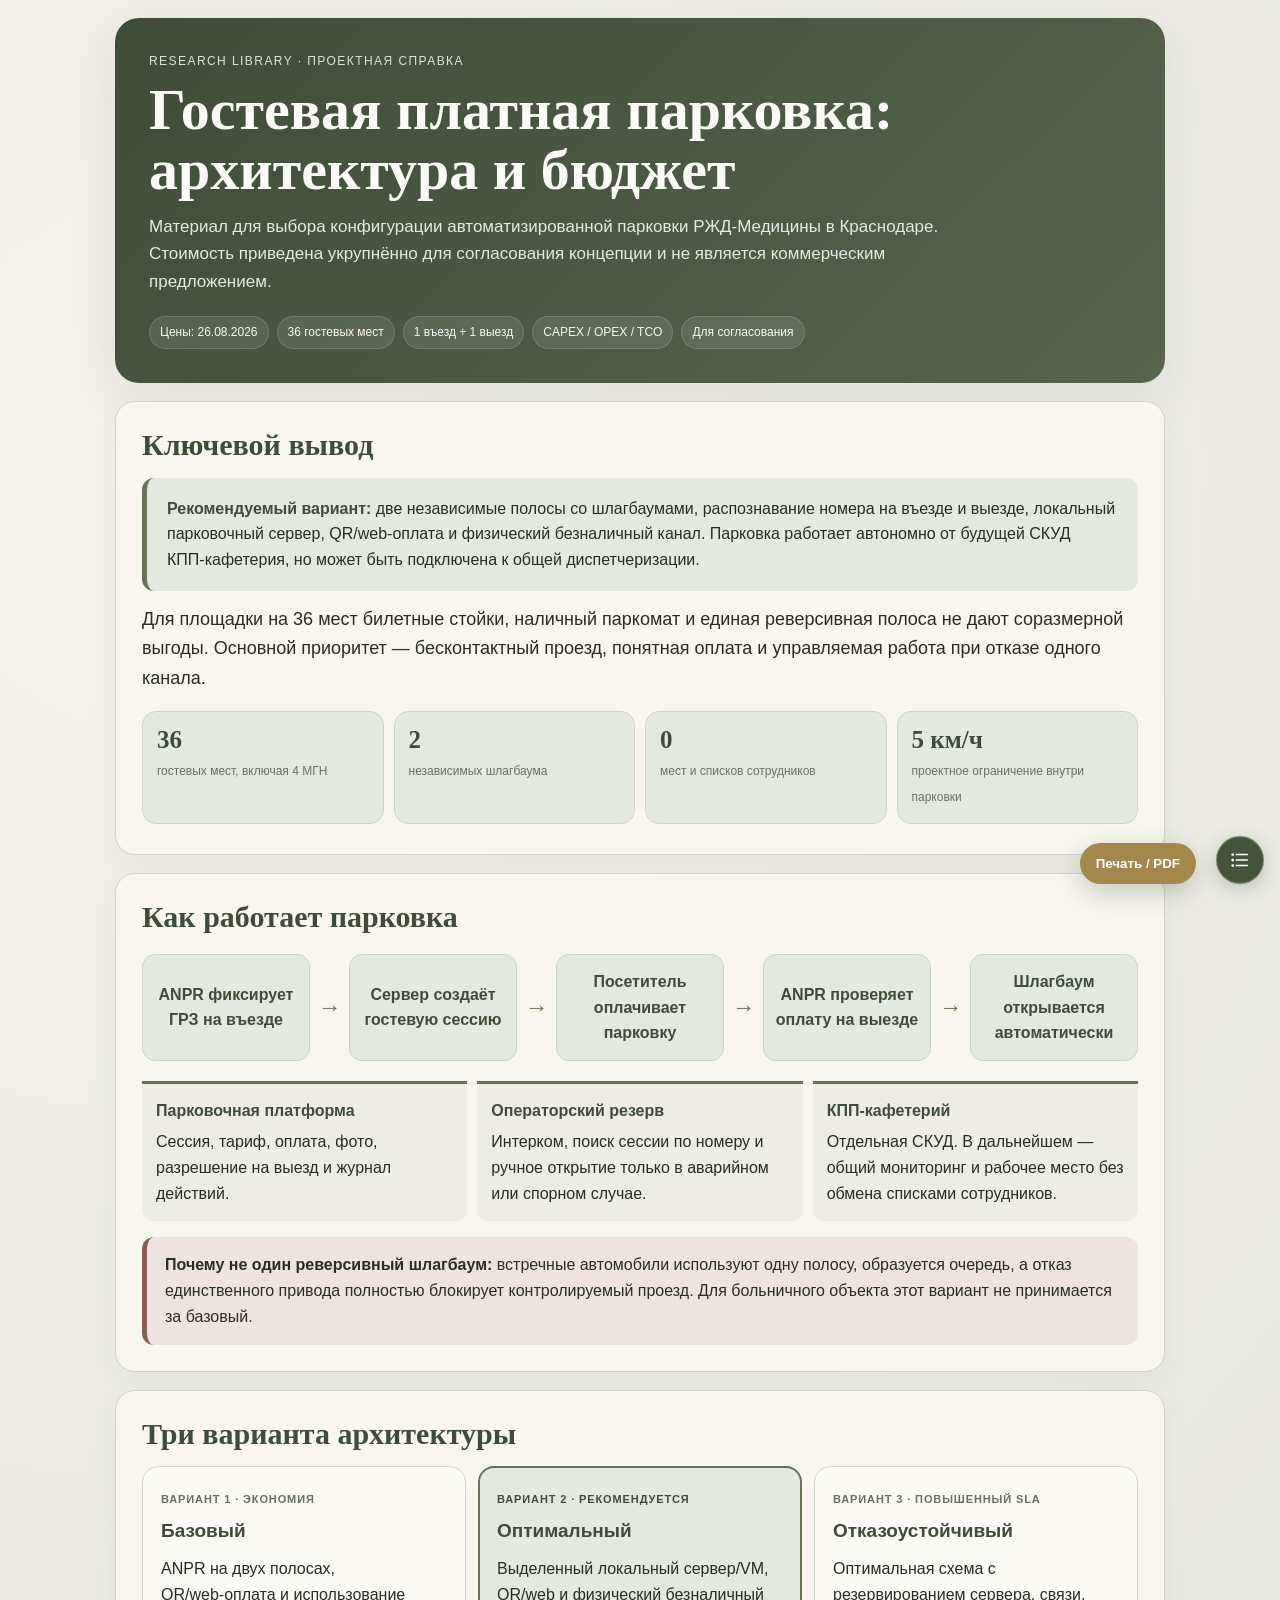
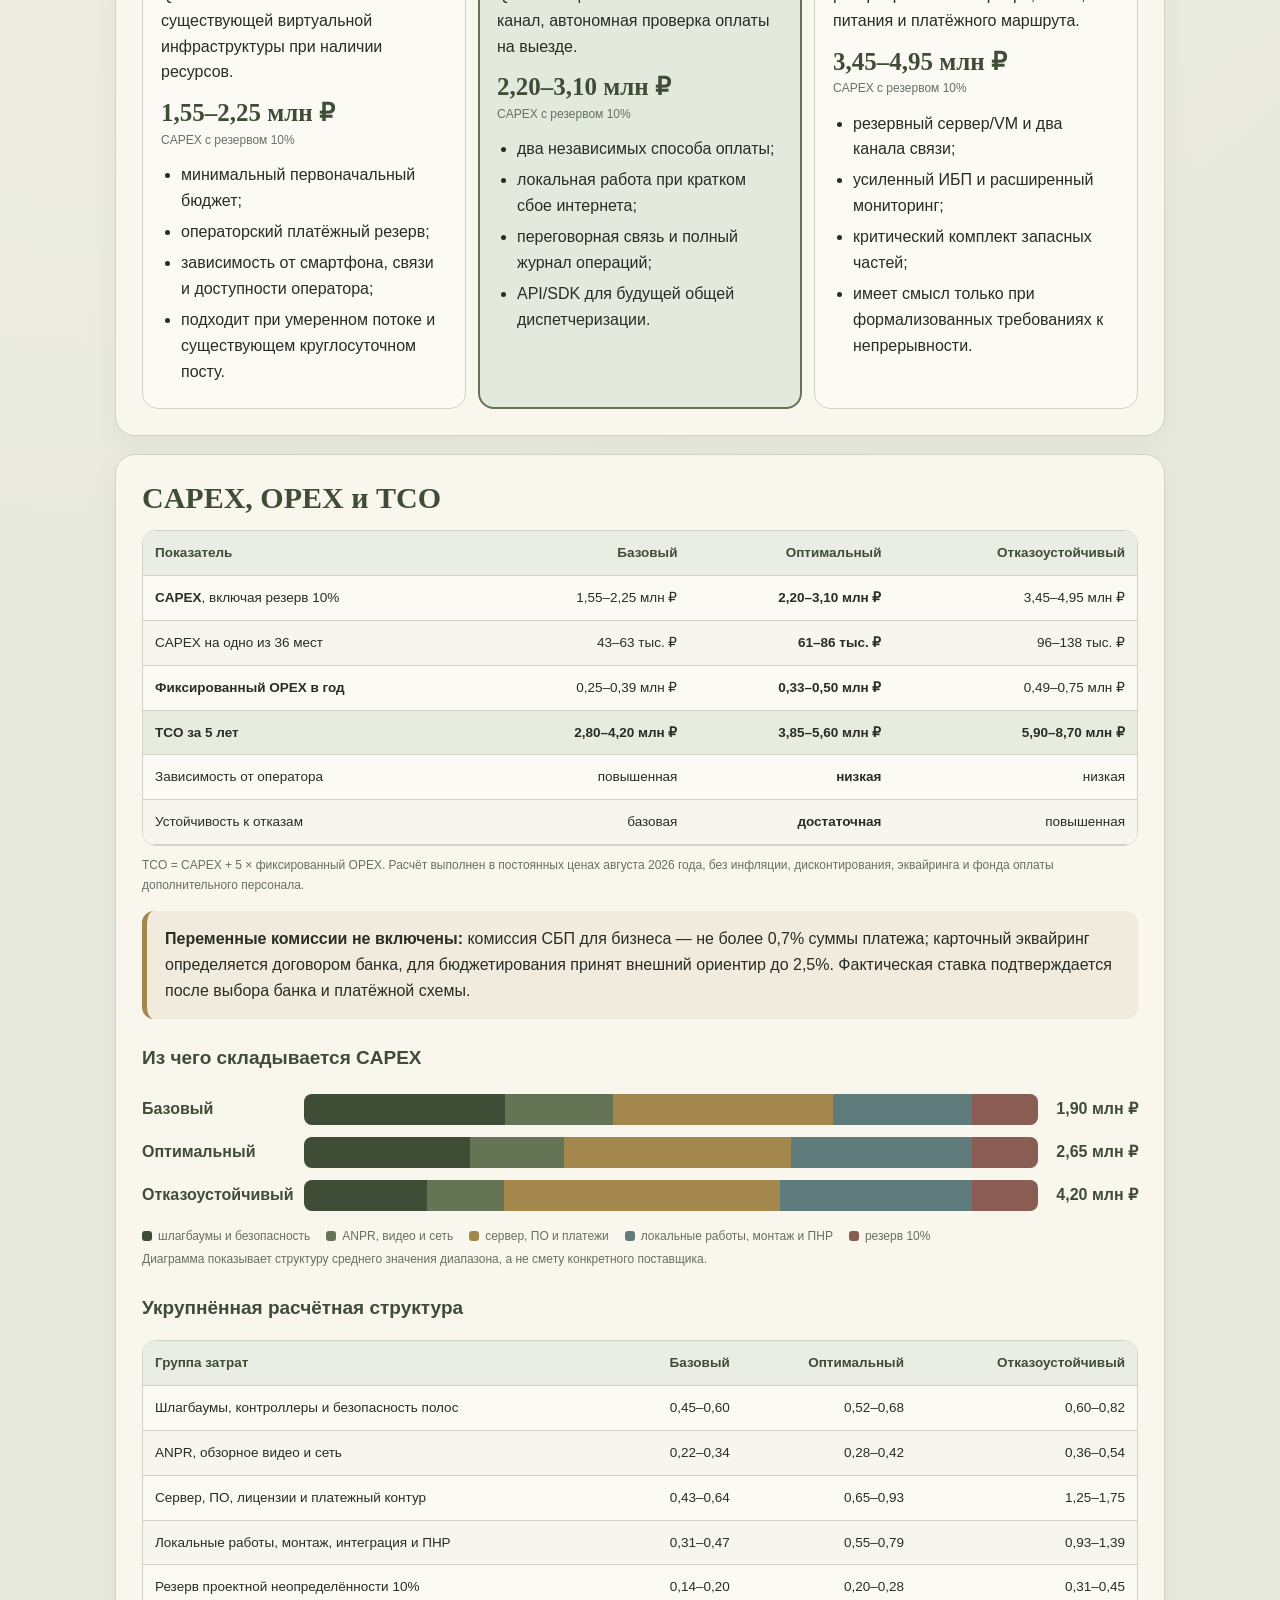
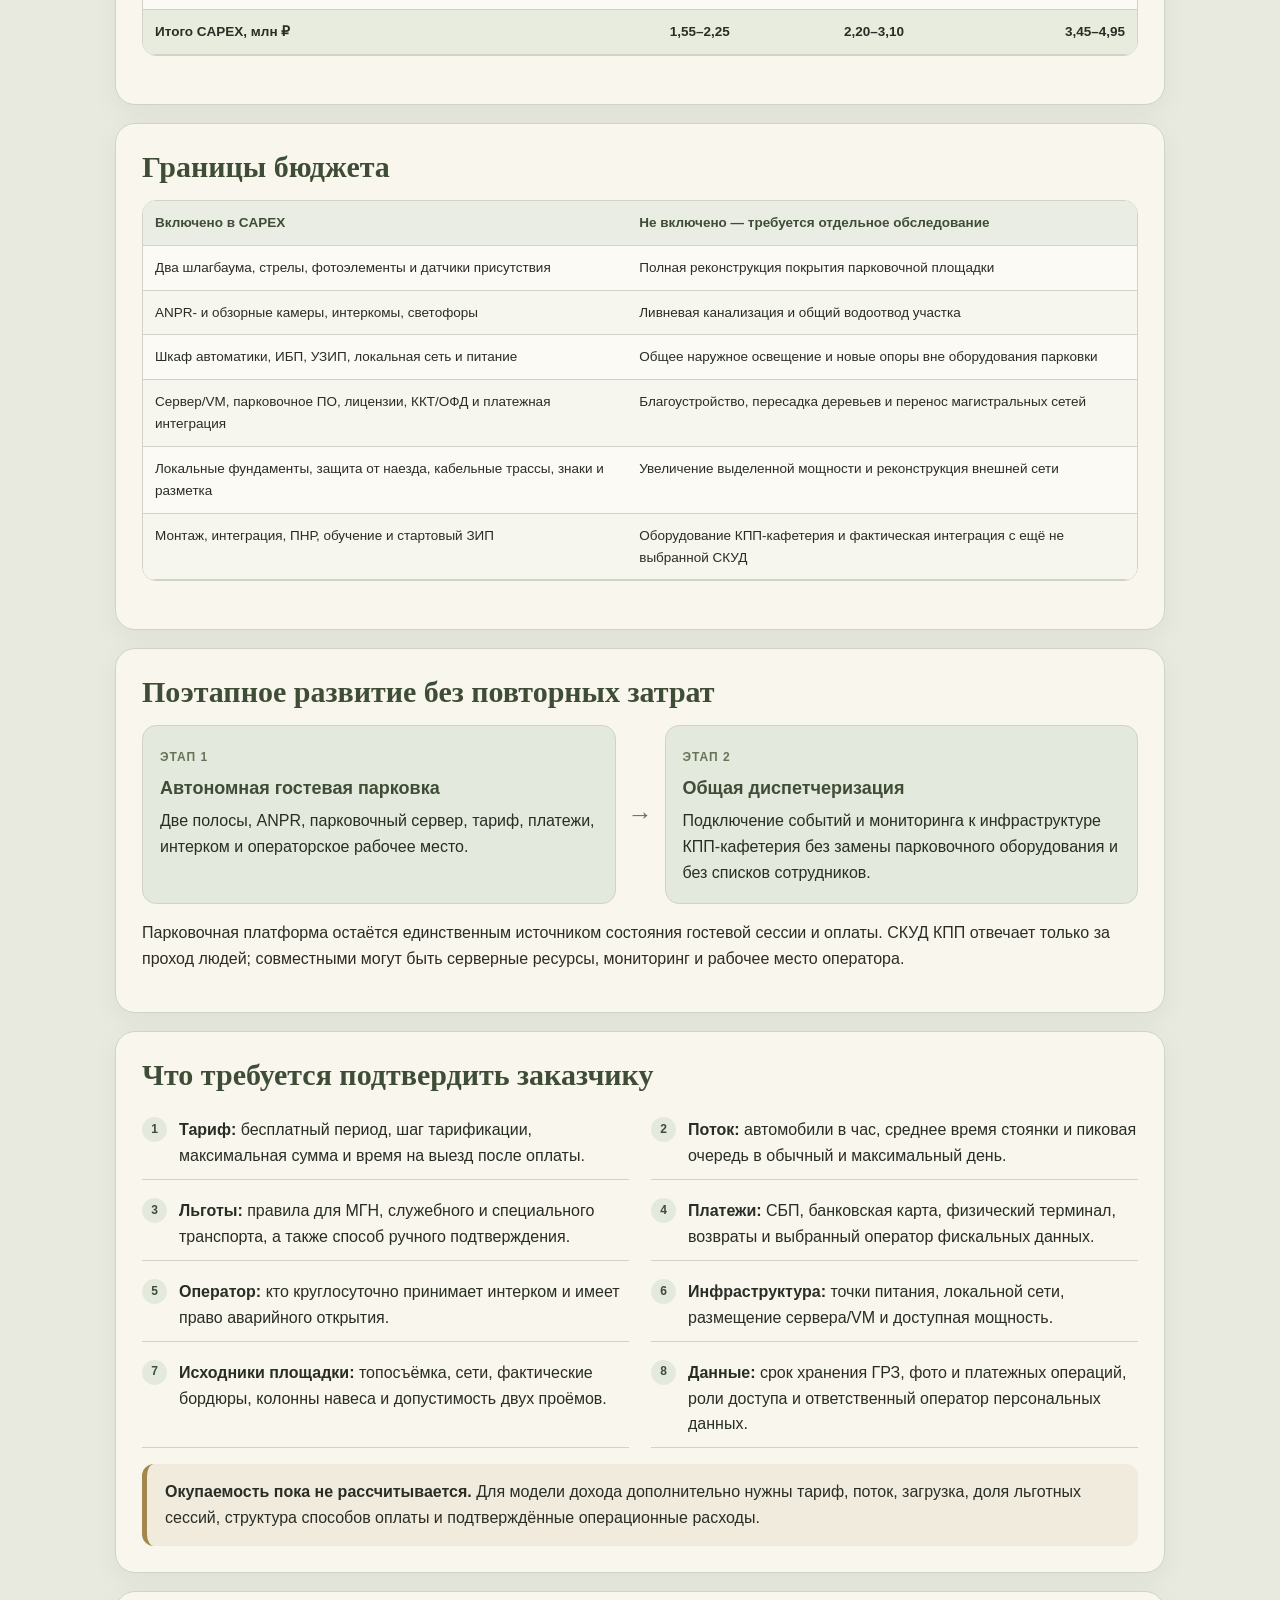
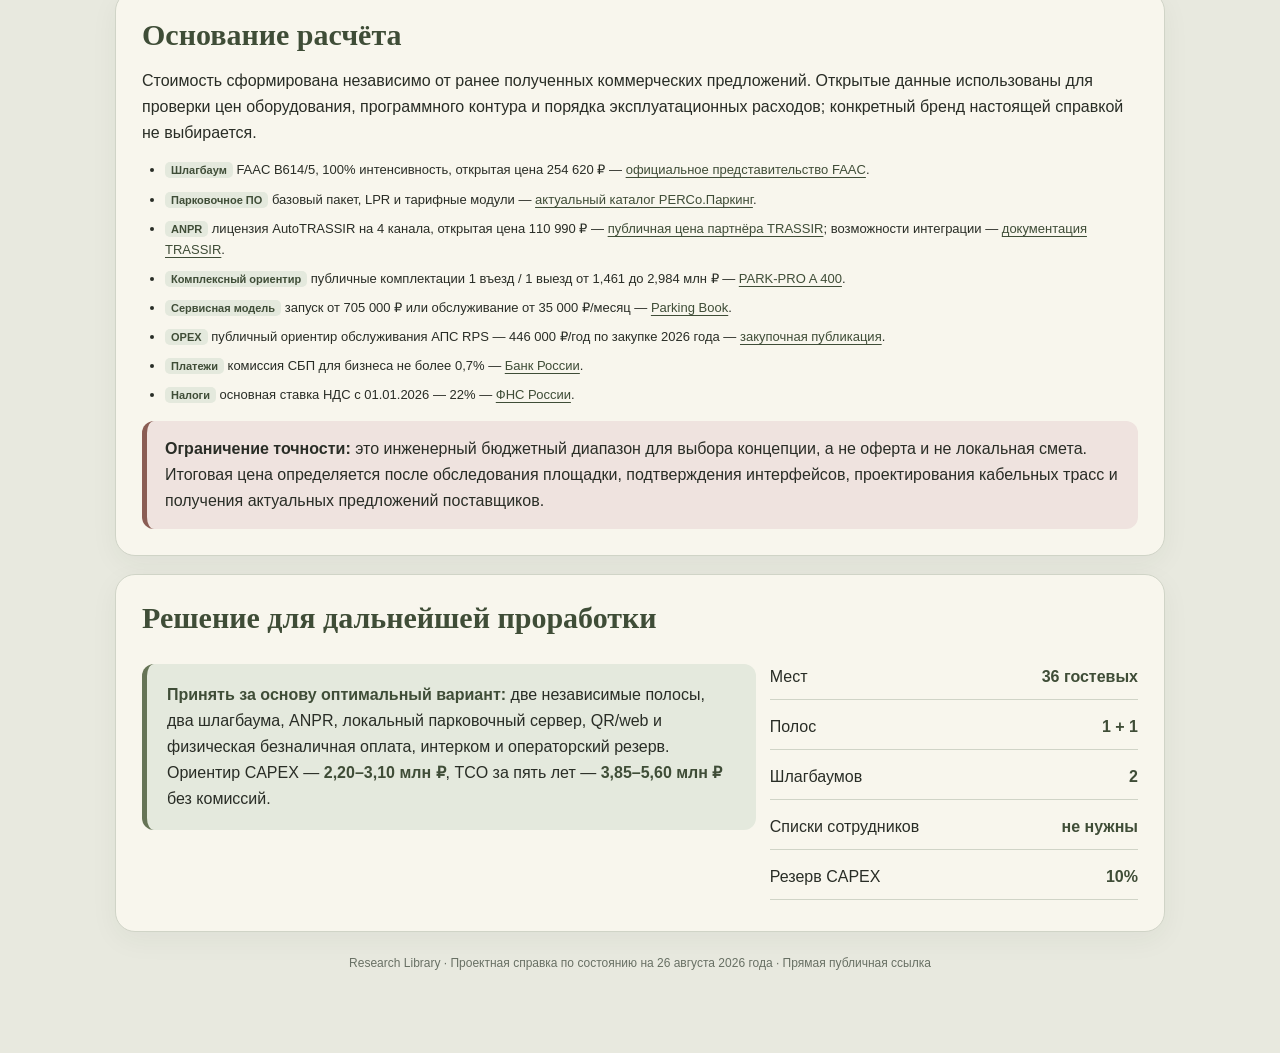
<file: research/parking-rzd-medicine-customer-brief/index.html>
<!doctype html>
<html lang="ru">
<head>
<meta charset="utf-8">
<meta name="viewport" content="width=device-width,initial-scale=1">
<meta name="color-scheme" content="light dark">
<meta name="robots" content="noindex,nofollow,noarchive">
<meta name="description" content="Проектная справка по вариантам архитектуры и стоимости гостевой платной парковки РЖД-Медицины в Краснодаре.">
<link rel="canonical" href="https://andersen017.github.io/research-library/research/parking-rzd-medicine-customer-brief/">
<title>Гостевая платная парковка — варианты архитектуры и стоимость</title>
<style>
:root{
  --canvas:#e8e9df;--paper:#f8f6ed;--ink:#292d26;--muted:#687064;
  --line:#d0d4c7;--olive:#667456;--deep:#3f4d37;--soft:#e4e9dd;
  --ochre:#a4874d;--warn:#8a5d54;--blue:#607b7b;--shadow:0 16px 48px rgba(45,55,39,.09)
}
*{box-sizing:border-box}
html{scroll-behavior:smooth}
body{margin:0;background:radial-gradient(circle at 15% 8%,#f4f2e8 0,transparent 32%),var(--canvas);color:var(--ink);font-family:Inter,ui-sans-serif,-apple-system,BlinkMacSystemFont,"Segoe UI",Arial,sans-serif;line-height:1.62}
a{color:var(--deep);text-underline-offset:3px}
.page{width:min(1050px,calc(100% - 22px));margin:0 auto;padding:18px 0 80px}
.hero{background:linear-gradient(135deg,var(--deep),#58654d);color:#fbfaf4;border-radius:24px;padding:34px;box-shadow:var(--shadow)}
.hero .kicker{font-size:12px;letter-spacing:.12em;text-transform:uppercase;color:#dfe5d7}
.hero h1{font-family:Georgia,"Times New Roman",serif;font-size:clamp(34px,6vw,58px);line-height:1.03;margin:9px 0 13px;max-width:900px}
.hero p{max-width:830px;margin:0;color:#e6eadf;font-size:17px}
.badges{display:flex;flex-wrap:wrap;gap:8px;margin-top:20px}
.badge{padding:6px 10px;border-radius:999px;background:rgba(255,255,255,.1);border:1px solid rgba(255,255,255,.15);font-size:12px}
.block{margin-top:18px;background:var(--paper);border:1px solid var(--line);border-radius:20px;padding:26px;box-shadow:0 8px 28px rgba(45,55,39,.05)}
h2,h3{scroll-margin-top:24px}
h2{font-family:Georgia,"Times New Roman",serif;font-size:30px;line-height:1.12;margin:0 0 16px;color:var(--deep)}
h3{font-size:19px;margin:24px 0 10px;color:var(--deep)}
p{margin:9px 0 14px}
.lead{font-size:18px}
.eyebrow{font-size:12px;letter-spacing:.08em;text-transform:uppercase;color:var(--muted);font-weight:700;margin-bottom:5px}
.decision{background:var(--soft);border-left:5px solid var(--olive);padding:18px 20px;border-radius:12px;margin:14px 0}
.decision strong{color:var(--deep)}
.risk{background:#efe3df;border-left:5px solid var(--warn);padding:15px 18px;border-radius:12px;margin-top:16px}
.note{background:rgba(164,135,77,.10);border-left:5px solid var(--ochre);padding:15px 18px;border-radius:12px;margin-top:16px}
.facts{display:grid;grid-template-columns:repeat(4,minmax(0,1fr));gap:10px;margin:18px 0 4px}
.fact{background:var(--soft);border:1px solid var(--line);border-radius:14px;padding:14px}
.fact strong{display:block;color:var(--deep);font-family:Georgia,"Times New Roman",serif;font-size:25px;line-height:1.1;margin-bottom:4px}
.fact span{font-size:12px;color:var(--muted)}
.flowline{display:grid;grid-template-columns:1fr auto 1fr auto 1fr auto 1fr auto 1fr;gap:8px;align-items:stretch;margin:20px 0}
.flow-node{background:var(--soft);border:1px solid #cbd3c1;border-radius:13px;padding:14px 10px;text-align:center;color:var(--deep);font-weight:700;display:flex;align-items:center;justify-content:center;min-height:78px}
.flow-arrow{display:flex;align-items:center;justify-content:center;color:var(--olive);font-size:23px;font-weight:700}
.system-map{display:grid;grid-template-columns:1fr 1fr 1fr;gap:10px;margin-top:18px}
.system-map>div{border-top:3px solid var(--olive);background:rgba(102,116,86,.07);padding:14px;border-radius:0 0 12px 12px}
.system-map strong{display:block;color:var(--deep);margin-bottom:5px}
.options{display:grid;grid-template-columns:repeat(3,minmax(0,1fr));gap:12px;margin-top:16px}
.option{border:1px solid var(--line);border-radius:16px;padding:18px;background:#fbfaf5;position:relative}
.option.recommended{border:2px solid var(--olive);background:var(--soft);padding:17px}
.option .label{display:inline-block;font-size:11px;letter-spacing:.08em;text-transform:uppercase;font-weight:800;color:var(--muted);margin-bottom:7px}
.option.recommended .label{color:var(--deep)}
.option h3{margin:0 0 8px}
.option ul{margin:12px 0 0;padding-left:20px}
.option li{margin:5px 0}
.price{font-family:Georgia,"Times New Roman",serif;font-size:25px;line-height:1.1;color:var(--deep);font-weight:700;margin:14px 0 4px}
.price-sub{font-size:12px;color:var(--muted)}
.table-wrap{overflow-x:auto;border:1px solid var(--line);border-radius:14px;margin:16px 0 22px}
table{border-collapse:collapse;width:100%;min-width:760px;background:#fbfaf5;font-size:13.5px}
th,td{padding:11px 12px;border-bottom:1px solid var(--line);vertical-align:top;text-align:left}
th{background:#e9ede3;color:var(--deep);position:sticky;top:0}
tr:nth-child(even) td{background:#f6f5ee}
tr.recommended-row td{background:#e7ecdf;font-weight:650}
td.num,th.num{text-align:right;white-space:nowrap;font-variant-numeric:tabular-nums}
.caption{font-size:12px;color:var(--muted);margin-top:-12px}
.capex-chart{margin:20px 0 8px}
.bar-row{display:grid;grid-template-columns:150px 1fr 88px;gap:12px;align-items:center;margin:12px 0}
.bar-label{font-weight:700;color:var(--deep)}
.stack{height:31px;display:flex;overflow:hidden;border-radius:8px;background:var(--soft)}
.seg{height:100%;min-width:2px}
.seg-lane{background:var(--deep)}
.seg-anpr{background:var(--olive)}
.seg-core{background:var(--ochre)}
.seg-works{background:var(--blue)}
.seg-reserve{background:var(--warn)}
.bar-total{text-align:right;font-weight:800;color:var(--deep);font-variant-numeric:tabular-nums}
.legend{display:flex;flex-wrap:wrap;gap:9px 16px;margin:16px 0;font-size:12px;color:var(--muted)}
.legend span{display:inline-flex;align-items:center;gap:6px}
.swatch{width:10px;height:10px;border-radius:3px;display:inline-block}
.steps{display:grid;grid-template-columns:1fr auto 1fr;align-items:stretch;gap:12px;margin:16px 0}
.step{background:var(--soft);border:1px solid var(--line);border-radius:14px;padding:17px}
.step-num{font-size:12px;font-weight:800;color:var(--olive);letter-spacing:.08em;text-transform:uppercase}
.step strong{display:block;color:var(--deep);font-size:18px;margin:5px 0}
.step-arrow{display:flex;align-items:center;color:var(--olive);font-size:25px;font-weight:800}
.questions{display:grid;grid-template-columns:1fr 1fr;gap:8px 22px;counter-reset:q;margin-top:14px;padding:0;list-style:none}
.questions li{counter-increment:q;position:relative;padding:10px 0 10px 37px;border-bottom:1px solid var(--line);margin:0}
.questions li::before{content:counter(q);position:absolute;left:0;top:10px;width:25px;height:25px;border-radius:50%;display:grid;place-items:center;background:var(--soft);color:var(--deep);font-weight:800;font-size:12px}
.sources{font-size:13px}
.sources li{margin:8px 0}
.source-tag{font-size:11px;padding:2px 6px;border-radius:5px;background:var(--soft);color:var(--deep);font-weight:700;white-space:nowrap}
.final-grid{display:grid;grid-template-columns:1.25fr .75fr;gap:14px;align-items:start}
.metric-list{margin:0;padding:0;list-style:none}
.metric-list li{display:flex;justify-content:space-between;gap:14px;padding:9px 0;border-bottom:1px solid var(--line)}
.metric-list strong{color:var(--deep);white-space:nowrap}
ul,ol{padding-left:23px}
li{margin:5px 0}
footer{text-align:center;color:var(--muted);font-size:12px;padding:22px 0 0}
.float{position:fixed;right:16px;bottom:16px;z-index:30;display:flex;gap:8px;align-items:flex-end}
.float button{border:0;border-radius:999px;background:var(--deep);color:white;padding:13px 16px;font-weight:800;box-shadow:0 8px 28px rgba(0,0,0,.2);cursor:pointer}
.float .print-btn{background:var(--ochre)}
.menu-wrap{position:relative}
.menu{display:none;position:absolute;right:0;bottom:54px;width:min(360px,calc(100vw - 28px));max-height:68vh;overflow:auto;background:var(--paper);border:1px solid var(--line);border-radius:16px;padding:10px;box-shadow:var(--shadow)}
.menu.open{display:block}
.menu a{display:block;text-decoration:none;padding:9px 10px;border-radius:9px;font-size:13px}
.menu a:hover{background:var(--soft)}
.menu .sub{padding-left:22px;color:var(--muted)}
@media(max-width:860px){.facts{grid-template-columns:repeat(2,1fr)}.options{grid-template-columns:1fr}.final-grid{grid-template-columns:1fr}}
@media(max-width:760px){
  .page{width:min(100% - 14px,1050px);padding-top:7px}.hero{padding:25px 20px;border-radius:18px}.block{padding:20px 16px;border-radius:17px}
  .flowline{grid-template-columns:1fr}.flow-arrow{transform:rotate(90deg);min-height:20px}.system-map{grid-template-columns:1fr}
  .steps{grid-template-columns:1fr}.step-arrow{justify-content:center;transform:rotate(90deg)}.questions{grid-template-columns:1fr}
  .bar-row{grid-template-columns:1fr 72px}.stack{grid-column:1/-1;grid-row:2}.bar-total{grid-column:2;grid-row:1}.float .print-btn{display:none}
}
@media(max-width:430px){.facts{grid-template-columns:1fr 1fr}.fact strong{font-size:22px}.float button{padding:12px 14px}.hero h1{font-size:34px}}
@media print{
  @page{size:A4;margin:12mm}
  body{background:white;color:#222}.page{width:100%;padding:0}.hero,.block{box-shadow:none;border:0}.hero{border-radius:0;padding:22px;background:#3f4d37!important;-webkit-print-color-adjust:exact;print-color-adjust:exact}
  .block{padding:14px 0;margin-top:10px}.float{display:none}.table-wrap{overflow:visible;border:0}table{min-width:0;font-size:9.5px}th,td{padding:7px 6px}
  h2,h3{break-after:avoid}.option,.fact,.step,.decision,.risk,.note,.bar-row,.flowline,.system-map{break-inside:avoid}.options{gap:8px}.option{padding:12px}.sources{font-size:10px}
  a{color:inherit;text-decoration:none}.page-break{break-before:page}
}
@media(prefers-color-scheme:dark){
  :root{--canvas:#22251f;--paper:#2b2f28;--ink:#ecece4;--muted:#b4b9ad;--line:#41483b;--soft:#343c30;--deep:#d6e0cd}
  .hero{background:linear-gradient(135deg,#31392d,#46503f)}.option,table{background:#2b2f28}th{background:#343c30}tr:nth-child(even) td{background:#30342e}tr.recommended-row td{background:#35402f}
  .risk{background:#493733}.note{background:rgba(164,135,77,.16)}.seg-lane,.float button{background:#3f4d37}
}
</style>
<link rel="stylesheet" href="../../assets/research-contents.css?v=1">
<script defer src="../../assets/research-contents.js?v=1" data-contents-source="#menu"></script>
</head>
<body>
<main class="page">
  <header class="hero">
    <div class="kicker">Research Library · Проектная справка</div>
    <h1>Гостевая платная парковка: архитектура и бюджет</h1>
    <p>Материал для выбора конфигурации автоматизированной парковки РЖД‑Медицины в Краснодаре. Стоимость приведена укрупнённо для согласования концепции и не является коммерческим предложением.</p>
    <div class="badges">
      <span class="badge">Цены: 26.08.2026</span>
      <span class="badge">36 гостевых мест</span>
      <span class="badge">1 въезд + 1 выезд</span>
      <span class="badge">CAPEX / OPEX / TCO</span>
      <span class="badge">Для согласования</span>
    </div>
  </header>

  <section class="block" id="decision">
    <h2>Ключевой вывод</h2>
    <div class="decision"><strong>Рекомендуемый вариант:</strong> две независимые полосы со шлагбаумами, распознавание номера на въезде и выезде, локальный парковочный сервер, QR/web‑оплата и физический безналичный канал. Парковка работает автономно от будущей СКУД КПП‑кафетерия, но может быть подключена к общей диспетчеризации.</div>
    <p class="lead">Для площадки на 36 мест билетные стойки, наличный паркомат и единая реверсивная полоса не дают соразмерной выгоды. Основной приоритет — бесконтактный проезд, понятная оплата и управляемая работа при отказе одного канала.</p>
    <div class="facts" aria-label="Ключевые параметры объекта">
      <div class="fact"><strong>36</strong><span>гостевых мест, включая 4 МГН</span></div>
      <div class="fact"><strong>2</strong><span>независимых шлагбаума</span></div>
      <div class="fact"><strong>0</strong><span>мест и списков сотрудников</span></div>
      <div class="fact"><strong>5 км/ч</strong><span>проектное ограничение внутри парковки</span></div>
    </div>
  </section>

  <section class="block page-break" id="scheme">
    <h2>Как работает парковка</h2>
    <div class="flowline" role="img" aria-label="Схема парковочной сессии от въезда до выезда">
      <div class="flow-node">ANPR фиксирует ГРЗ на въезде</div><div class="flow-arrow" aria-hidden="true">→</div>
      <div class="flow-node">Сервер создаёт гостевую сессию</div><div class="flow-arrow" aria-hidden="true">→</div>
      <div class="flow-node">Посетитель оплачивает парковку</div><div class="flow-arrow" aria-hidden="true">→</div>
      <div class="flow-node">ANPR проверяет оплату на выезде</div><div class="flow-arrow" aria-hidden="true">→</div>
      <div class="flow-node">Шлагбаум открывается автоматически</div>
    </div>
    <div class="system-map">
      <div><strong>Парковочная платформа</strong>Сессия, тариф, оплата, фото, разрешение на выезд и журнал действий.</div>
      <div><strong>Операторский резерв</strong>Интерком, поиск сессии по номеру и ручное открытие только в аварийном или спорном случае.</div>
      <div><strong>КПП‑кафетерий</strong>Отдельная СКУД. В дальнейшем — общий мониторинг и рабочее место без обмена списками сотрудников.</div>
    </div>
    <div class="risk"><strong>Почему не один реверсивный шлагбаум:</strong> встречные автомобили используют одну полосу, образуется очередь, а отказ единственного привода полностью блокирует контролируемый проезд. Для больничного объекта этот вариант не принимается за базовый.</div>
  </section>

  <section class="block" id="options">
    <h2>Три варианта архитектуры</h2>
    <div class="options">
      <article class="option">
        <span class="label">Вариант 1 · экономия</span>
        <h3>Базовый</h3>
        <p>ANPR на двух полосах, QR/web‑оплата и использование существующей виртуальной инфраструктуры при наличии ресурсов.</p>
        <div class="price">1,55–2,25 млн ₽</div>
        <div class="price-sub">CAPEX с резервом 10%</div>
        <ul>
          <li>минимальный первоначальный бюджет;</li>
          <li>операторский платёжный резерв;</li>
          <li>зависимость от смартфона, связи и доступности оператора;</li>
          <li>подходит при умеренном потоке и существующем круглосуточном посту.</li>
        </ul>
      </article>
      <article class="option recommended">
        <span class="label">Вариант 2 · рекомендуется</span>
        <h3>Оптимальный</h3>
        <p>Выделенный локальный сервер/VM, QR/web и физический безналичный канал, автономная проверка оплаты на выезде.</p>
        <div class="price">2,20–3,10 млн ₽</div>
        <div class="price-sub">CAPEX с резервом 10%</div>
        <ul>
          <li>два независимых способа оплаты;</li>
          <li>локальная работа при кратком сбое интернета;</li>
          <li>переговорная связь и полный журнал операций;</li>
          <li>API/SDK для будущей общей диспетчеризации.</li>
        </ul>
      </article>
      <article class="option">
        <span class="label">Вариант 3 · повышенный SLA</span>
        <h3>Отказоустойчивый</h3>
        <p>Оптимальная схема с резервированием сервера, связи, питания и платёжного маршрута.</p>
        <div class="price">3,45–4,95 млн ₽</div>
        <div class="price-sub">CAPEX с резервом 10%</div>
        <ul>
          <li>резервный сервер/VM и два канала связи;</li>
          <li>усиленный ИБП и расширенный мониторинг;</li>
          <li>критический комплект запасных частей;</li>
          <li>имеет смысл только при формализованных требованиях к непрерывности.</li>
        </ul>
      </article>
    </div>
  </section>

  <section class="block" id="economy">
    <h2>CAPEX, OPEX и TCO</h2>
    <div class="table-wrap">
      <table>
        <thead><tr><th>Показатель</th><th class="num">Базовый</th><th class="num">Оптимальный</th><th class="num">Отказоустойчивый</th></tr></thead>
        <tbody>
          <tr><td><strong>CAPEX</strong>, включая резерв 10%</td><td class="num">1,55–2,25 млн ₽</td><td class="num"><strong>2,20–3,10 млн ₽</strong></td><td class="num">3,45–4,95 млн ₽</td></tr>
          <tr><td>CAPEX на одно из 36 мест</td><td class="num">43–63 тыс. ₽</td><td class="num"><strong>61–86 тыс. ₽</strong></td><td class="num">96–138 тыс. ₽</td></tr>
          <tr><td><strong>Фиксированный OPEX в год</strong></td><td class="num">0,25–0,39 млн ₽</td><td class="num"><strong>0,33–0,50 млн ₽</strong></td><td class="num">0,49–0,75 млн ₽</td></tr>
          <tr class="recommended-row"><td><strong>TCO за 5 лет</strong></td><td class="num">2,80–4,20 млн ₽</td><td class="num"><strong>3,85–5,60 млн ₽</strong></td><td class="num">5,90–8,70 млн ₽</td></tr>
          <tr><td>Зависимость от оператора</td><td class="num">повышенная</td><td class="num"><strong>низкая</strong></td><td class="num">низкая</td></tr>
          <tr><td>Устойчивость к отказам</td><td class="num">базовая</td><td class="num"><strong>достаточная</strong></td><td class="num">повышенная</td></tr>
        </tbody>
      </table>
    </div>
    <p class="caption">TCO = CAPEX + 5 × фиксированный OPEX. Расчёт выполнен в постоянных ценах августа 2026 года, без инфляции, дисконтирования, эквайринга и фонда оплаты дополнительного персонала.</p>
    <div class="note"><strong>Переменные комиссии не включены:</strong> комиссия СБП для бизнеса — не более 0,7% суммы платежа; карточный эквайринг определяется договором банка, для бюджетирования принят внешний ориентир до 2,5%. Фактическая ставка подтверждается после выбора банка и платёжной схемы.</div>

    <h3>Из чего складывается CAPEX</h3>
    <div class="capex-chart" role="img" aria-label="Состав среднего значения CAPEX по трём вариантам">
      <div class="bar-row"><div class="bar-label">Базовый</div><div class="stack"><span class="seg seg-lane" style="width:27.4%"></span><span class="seg seg-anpr" style="width:14.7%"></span><span class="seg seg-core" style="width:30%"></span><span class="seg seg-works" style="width:18.9%"></span><span class="seg seg-reserve" style="width:9%"></span></div><div class="bar-total">1,90 млн ₽</div></div>
      <div class="bar-row"><div class="bar-label">Оптимальный</div><div class="stack"><span class="seg seg-lane" style="width:22.6%"></span><span class="seg seg-anpr" style="width:12.8%"></span><span class="seg seg-core" style="width:31%"></span><span class="seg seg-works" style="width:24.6%"></span><span class="seg seg-reserve" style="width:9%"></span></div><div class="bar-total">2,65 млн ₽</div></div>
      <div class="bar-row"><div class="bar-label">Отказоустойчивый</div><div class="stack"><span class="seg seg-lane" style="width:16.7%"></span><span class="seg seg-anpr" style="width:10.5%"></span><span class="seg seg-core" style="width:37.6%"></span><span class="seg seg-works" style="width:26.2%"></span><span class="seg seg-reserve" style="width:9%"></span></div><div class="bar-total">4,20 млн ₽</div></div>
    </div>
    <div class="legend" aria-label="Легенда диаграммы">
      <span><i class="swatch seg-lane"></i>шлагбаумы и безопасность</span>
      <span><i class="swatch seg-anpr"></i>ANPR, видео и сеть</span>
      <span><i class="swatch seg-core"></i>сервер, ПО и платежи</span>
      <span><i class="swatch seg-works"></i>локальные работы, монтаж и ПНР</span>
      <span><i class="swatch seg-reserve"></i>резерв 10%</span>
    </div>
    <p class="caption">Диаграмма показывает структуру среднего значения диапазона, а не смету конкретного поставщика.</p>

    <h3>Укрупнённая расчётная структура</h3>
    <div class="table-wrap">
      <table>
        <thead><tr><th>Группа затрат</th><th class="num">Базовый</th><th class="num">Оптимальный</th><th class="num">Отказоустойчивый</th></tr></thead>
        <tbody>
          <tr><td>Шлагбаумы, контроллеры и безопасность полос</td><td class="num">0,45–0,60</td><td class="num">0,52–0,68</td><td class="num">0,60–0,82</td></tr>
          <tr><td>ANPR, обзорное видео и сеть</td><td class="num">0,22–0,34</td><td class="num">0,28–0,42</td><td class="num">0,36–0,54</td></tr>
          <tr><td>Сервер, ПО, лицензии и платежный контур</td><td class="num">0,43–0,64</td><td class="num">0,65–0,93</td><td class="num">1,25–1,75</td></tr>
          <tr><td>Локальные работы, монтаж, интеграция и ПНР</td><td class="num">0,31–0,47</td><td class="num">0,55–0,79</td><td class="num">0,93–1,39</td></tr>
          <tr><td>Резерв проектной неопределённости 10%</td><td class="num">0,14–0,20</td><td class="num">0,20–0,28</td><td class="num">0,31–0,45</td></tr>
          <tr class="recommended-row"><td><strong>Итого CAPEX, млн ₽</strong></td><td class="num"><strong>1,55–2,25</strong></td><td class="num"><strong>2,20–3,10</strong></td><td class="num"><strong>3,45–4,95</strong></td></tr>
        </tbody>
      </table>
    </div>
  </section>

  <section class="block" id="scope">
    <h2>Границы бюджета</h2>
    <div class="table-wrap">
      <table>
        <thead><tr><th>Включено в CAPEX</th><th>Не включено — требуется отдельное обследование</th></tr></thead>
        <tbody>
          <tr><td>Два шлагбаума, стрелы, фотоэлементы и датчики присутствия</td><td>Полная реконструкция покрытия парковочной площадки</td></tr>
          <tr><td>ANPR- и обзорные камеры, интеркомы, светофоры</td><td>Ливневая канализация и общий водоотвод участка</td></tr>
          <tr><td>Шкаф автоматики, ИБП, УЗИП, локальная сеть и питание</td><td>Общее наружное освещение и новые опоры вне оборудования парковки</td></tr>
          <tr><td>Сервер/VM, парковочное ПО, лицензии, ККТ/ОФД и платежная интеграция</td><td>Благоустройство, пересадка деревьев и перенос магистральных сетей</td></tr>
          <tr><td>Локальные фундаменты, защита от наезда, кабельные трассы, знаки и разметка</td><td>Увеличение выделенной мощности и реконструкция внешней сети</td></tr>
          <tr><td>Монтаж, интеграция, ПНР, обучение и стартовый ЗИП</td><td>Оборудование КПП‑кафетерия и фактическая интеграция с ещё не выбранной СКУД</td></tr>
        </tbody>
      </table>
    </div>
  </section>

  <section class="block" id="stages">
    <h2>Поэтапное развитие без повторных затрат</h2>
    <div class="steps">
      <div class="step"><span class="step-num">Этап 1</span><strong>Автономная гостевая парковка</strong>Две полосы, ANPR, парковочный сервер, тариф, платежи, интерком и операторское рабочее место.</div>
      <div class="step-arrow" aria-hidden="true">→</div>
      <div class="step"><span class="step-num">Этап 2</span><strong>Общая диспетчеризация</strong>Подключение событий и мониторинга к инфраструктуре КПП‑кафетерия без замены парковочного оборудования и без списков сотрудников.</div>
    </div>
    <p>Парковочная платформа остаётся единственным источником состояния гостевой сессии и оплаты. СКУД КПП отвечает только за проход людей; совместными могут быть серверные ресурсы, мониторинг и рабочее место оператора.</p>
  </section>

  <section class="block" id="questions">
    <h2>Что требуется подтвердить заказчику</h2>
    <ol class="questions">
      <li><strong>Тариф:</strong> бесплатный период, шаг тарификации, максимальная сумма и время на выезд после оплаты.</li>
      <li><strong>Поток:</strong> автомобили в час, среднее время стоянки и пиковая очередь в обычный и максимальный день.</li>
      <li><strong>Льготы:</strong> правила для МГН, служебного и специального транспорта, а также способ ручного подтверждения.</li>
      <li><strong>Платежи:</strong> СБП, банковская карта, физический терминал, возвраты и выбранный оператор фискальных данных.</li>
      <li><strong>Оператор:</strong> кто круглосуточно принимает интерком и имеет право аварийного открытия.</li>
      <li><strong>Инфраструктура:</strong> точки питания, локальной сети, размещение сервера/VM и доступная мощность.</li>
      <li><strong>Исходники площадки:</strong> топосъёмка, сети, фактические бордюры, колонны навеса и допустимость двух проёмов.</li>
      <li><strong>Данные:</strong> срок хранения ГРЗ, фото и платежных операций, роли доступа и ответственный оператор персональных данных.</li>
    </ol>
    <div class="note"><strong>Окупаемость пока не рассчитывается.</strong> Для модели дохода дополнительно нужны тариф, поток, загрузка, доля льготных сессий, структура способов оплаты и подтверждённые операционные расходы.</div>
  </section>

  <section class="block" id="basis">
    <h2>Основание расчёта</h2>
    <p>Стоимость сформирована независимо от ранее полученных коммерческих предложений. Открытые данные использованы для проверки цен оборудования, программного контура и порядка эксплуатационных расходов; конкретный бренд настоящей справкой не выбирается.</p>
    <ul class="sources">
      <li><span class="source-tag">Шлагбаум</span> FAAC B614/5, 100% интенсивность, открытая цена 254 620 ₽ — <a href="https://faac-group.ru/barriers/komplekty/b614-5/" target="_blank" rel="noreferrer">официальное представительство FAAC</a>.</li>
      <li><span class="source-tag">Парковочное ПО</span> базовый пакет, LPR и тарифные модули — <a href="https://perco-web.ru/products/parking-po/" target="_blank" rel="noreferrer">актуальный каталог PERCo.Паркинг</a>.</li>
      <li><span class="source-tag">ANPR</span> лицензия AutoTRASSIR на 4 канала, открытая цена 110 990 ₽ — <a href="https://trassir-systems.ru/products/licenziya-na-modul-raspoznavaniya-avtonomerov-4-kanala-200-kmc-trassir-autotrassir-2004/" target="_blank" rel="noreferrer">публичная цена партнёра TRASSIR</a>; возможности интеграции — <a href="https://trassir.com/software-updates/manual/setup-lpr-description.html" target="_blank" rel="noreferrer">документация TRASSIR</a>.</li>
      <li><span class="source-tag">Комплексный ориентир</span> публичные комплектации 1 въезд / 1 выезд от 1,461 до 2,984 млн ₽ — <a href="https://park-pro.com/linejka-a-400/" target="_blank" rel="noreferrer">PARK‑PRO A 400</a>.</li>
      <li><span class="source-tag">Сервисная модель</span> запуск от 705 000 ₽ или обслуживание от 35 000 ₽/месяц — <a href="https://parkingbook.ru/" target="_blank" rel="noreferrer">Parking Book</a>.</li>
      <li><span class="source-tag">OPEX</span> публичный ориентир обслуживания АПС RPS — 446 000 ₽/год по закупке 2026 года — <a href="https://rostender.info/region/moskva-gorod/91647230-tender-okazanie-uslug-po-tehnicheskomu-obslujivaniyu-avtomatizirovannoj-parkovochnoj-sistemy-rps-dlya-nujd-ao-tehnopark-nagatino" target="_blank" rel="noreferrer">закупочная публикация</a>.</li>
      <li><span class="source-tag">Платежи</span> комиссия СБП для бизнеса не более 0,7% — <a href="https://cbr.ru/PSystem/sfp/" target="_blank" rel="noreferrer">Банк России</a>.</li>
      <li><span class="source-tag">Налоги</span> основная ставка НДС с 01.01.2026 — 22% — <a href="https://www.nalog.gov.ru/new2026/" target="_blank" rel="noreferrer">ФНС России</a>.</li>
    </ul>
    <div class="risk"><strong>Ограничение точности:</strong> это инженерный бюджетный диапазон для выбора концепции, а не оферта и не локальная смета. Итоговая цена определяется после обследования площадки, подтверждения интерфейсов, проектирования кабельных трасс и получения актуальных предложений поставщиков.</div>
  </section>

  <section class="block" id="final">
    <h2>Решение для дальнейшей проработки</h2>
    <div class="final-grid">
      <div class="decision"><strong>Принять за основу оптимальный вариант:</strong> две независимые полосы, два шлагбаума, ANPR, локальный парковочный сервер, QR/web и физическая безналичная оплата, интерком и операторский резерв. Ориентир CAPEX — <strong>2,20–3,10 млн ₽</strong>, TCO за пять лет — <strong>3,85–5,60 млн ₽</strong> без комиссий.</div>
      <ul class="metric-list" aria-label="Параметры рекомендуемого варианта">
        <li><span>Мест</span><strong>36 гостевых</strong></li>
        <li><span>Полос</span><strong>1 + 1</strong></li>
        <li><span>Шлагбаумов</span><strong>2</strong></li>
        <li><span>Списки сотрудников</span><strong>не нужны</strong></li>
        <li><span>Резерв CAPEX</span><strong>10%</strong></li>
      </ul>
    </div>
  </section>

  <footer>Research Library · Проектная справка по состоянию на 26 августа 2026 года · Прямая публичная ссылка</footer>
</main>

<div class="float">
  <button type="button" class="print-btn" id="printBtn">Печать / PDF</button>
  <div class="menu-wrap">
    <div class="menu" id="menu" aria-label="Содержание страницы">
      <a href="#decision">Ключевой вывод</a>
      <a href="#scheme">Схема работы</a>
      <a href="#options">Три варианта</a>
      <a href="#economy">CAPEX / OPEX / TCO</a>
      <a href="#scope">Границы бюджета</a>
      <a href="#stages">Этапность</a>
      <a href="#questions">Вопросы заказчику</a>
      <a href="#basis" class="sub">Основание расчёта</a>
      <a href="#final">Решение</a>
      <a href="../../">← В библиотеку</a>
    </div>
    <button type="button" id="tocBtn" aria-expanded="false" aria-controls="menu">☰ Содержание</button>
  </div>
</div>

<script>
const tocButton=document.getElementById('tocBtn');
const menu=document.getElementById('menu');
const printButton=document.getElementById('printBtn');
function closeMenu(){menu.classList.remove('open');tocButton.setAttribute('aria-expanded','false')}
tocButton.addEventListener('click',()=>{const isOpen=menu.classList.toggle('open');tocButton.setAttribute('aria-expanded',String(isOpen))});
menu.querySelectorAll('a').forEach(link=>link.addEventListener('click',closeMenu));
document.addEventListener('click',event=>{if(!event.target.closest('.menu-wrap'))closeMenu()});
document.addEventListener('keydown',event=>{if(event.key==='Escape'){closeMenu();tocButton.focus()}});
printButton.addEventListener('click',()=>window.print());
</script>
</body>
</html>
</file>
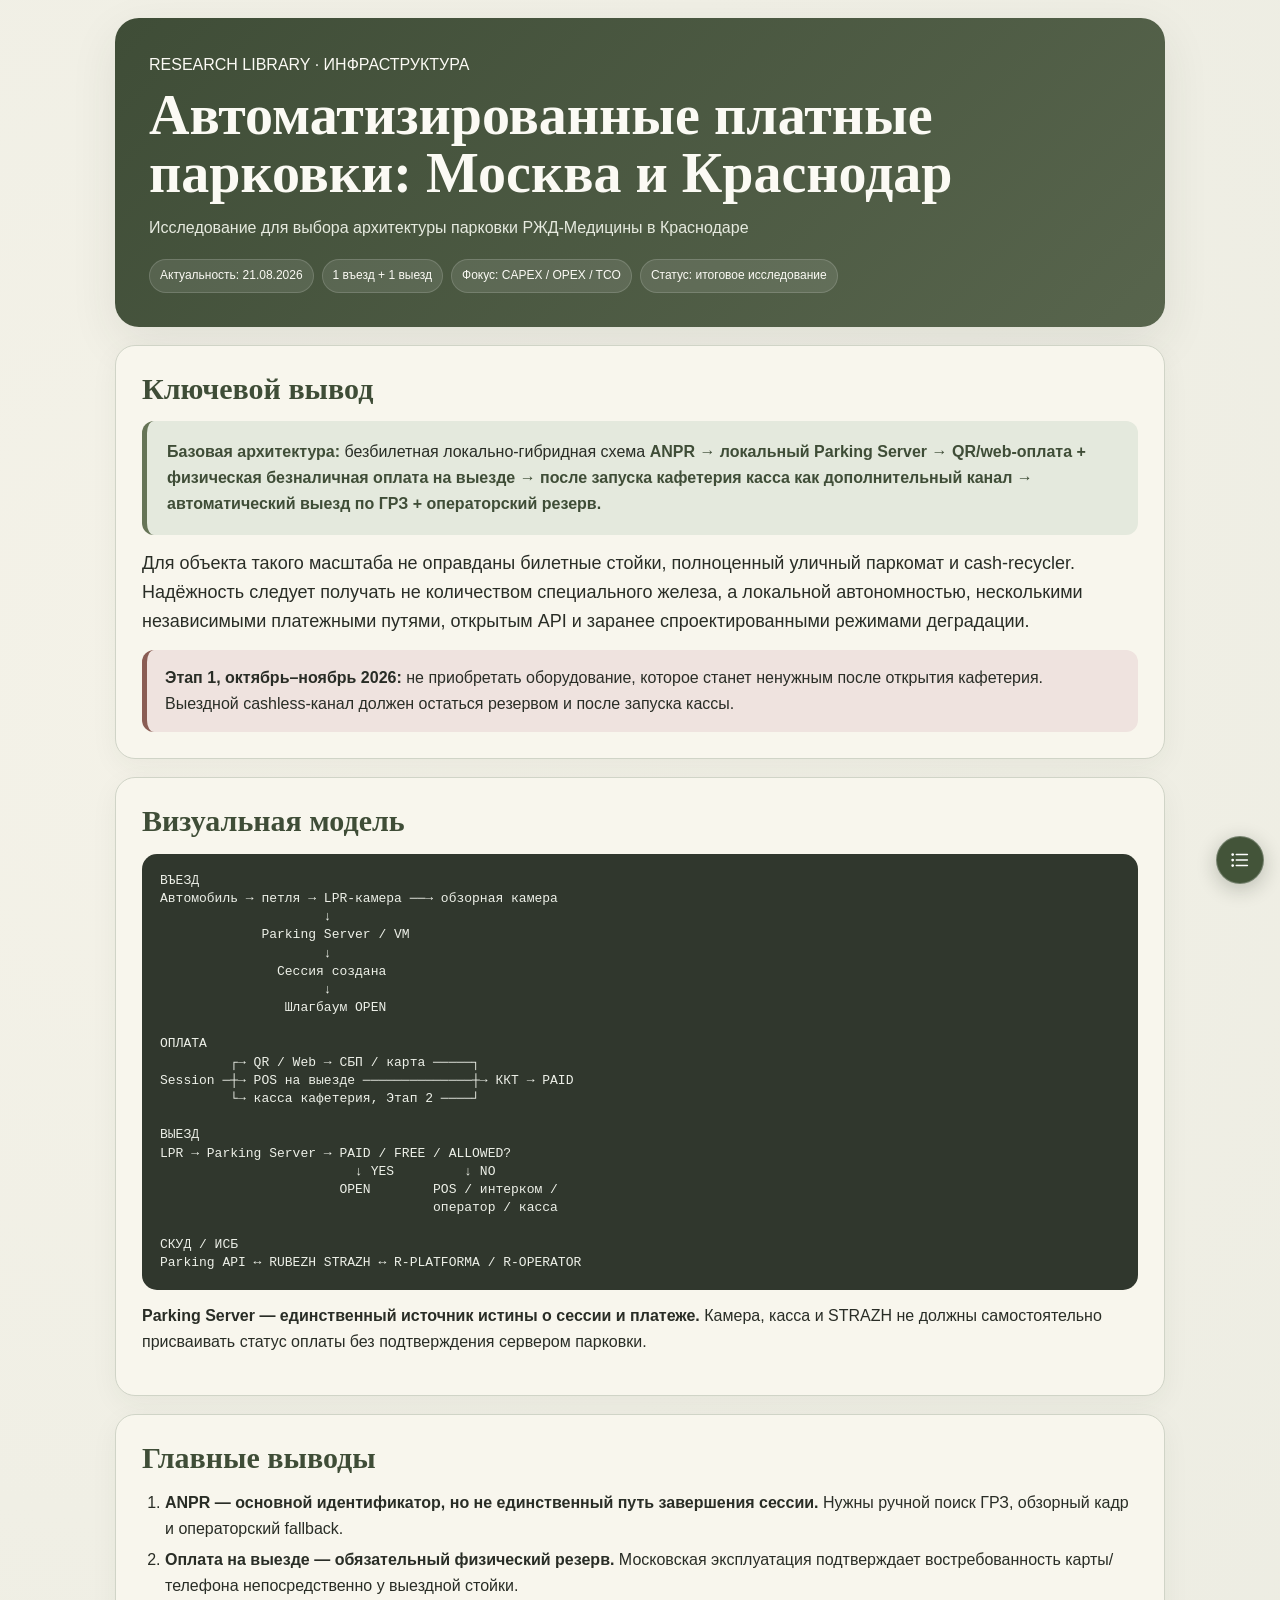
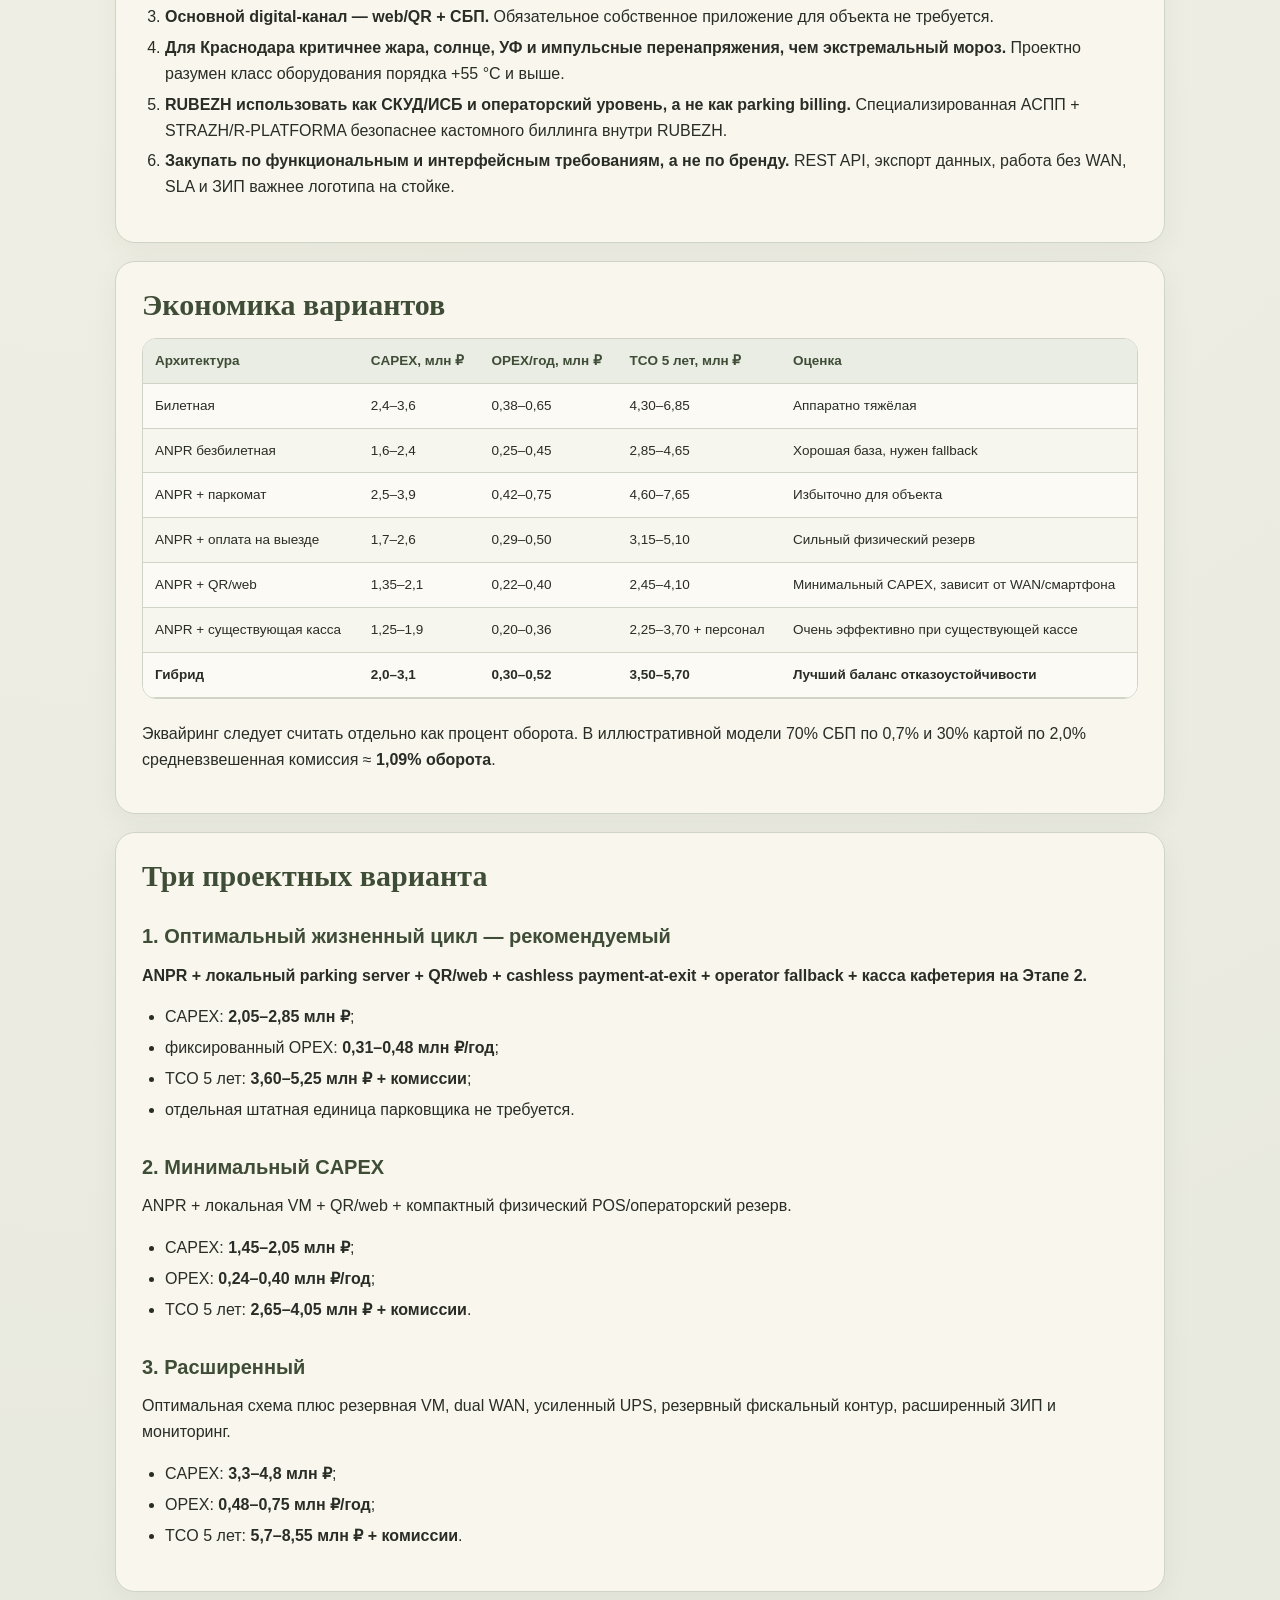
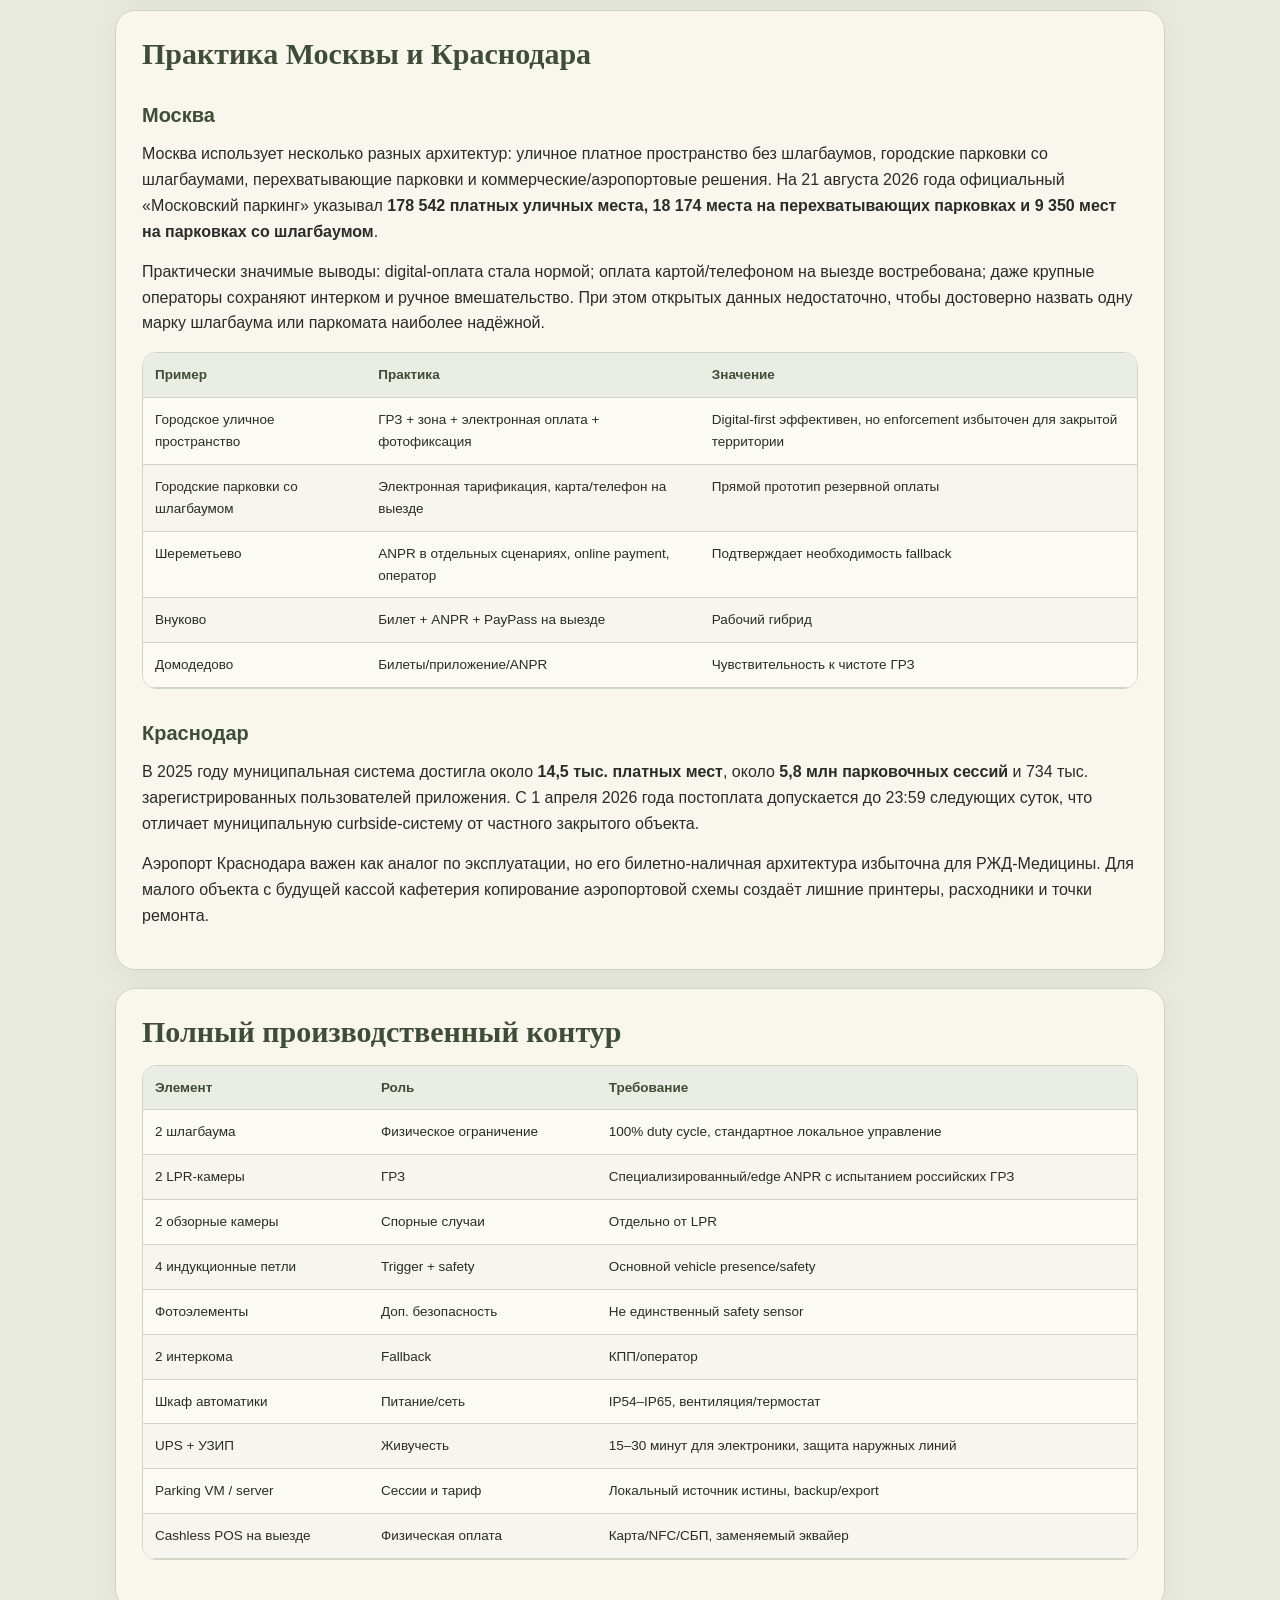
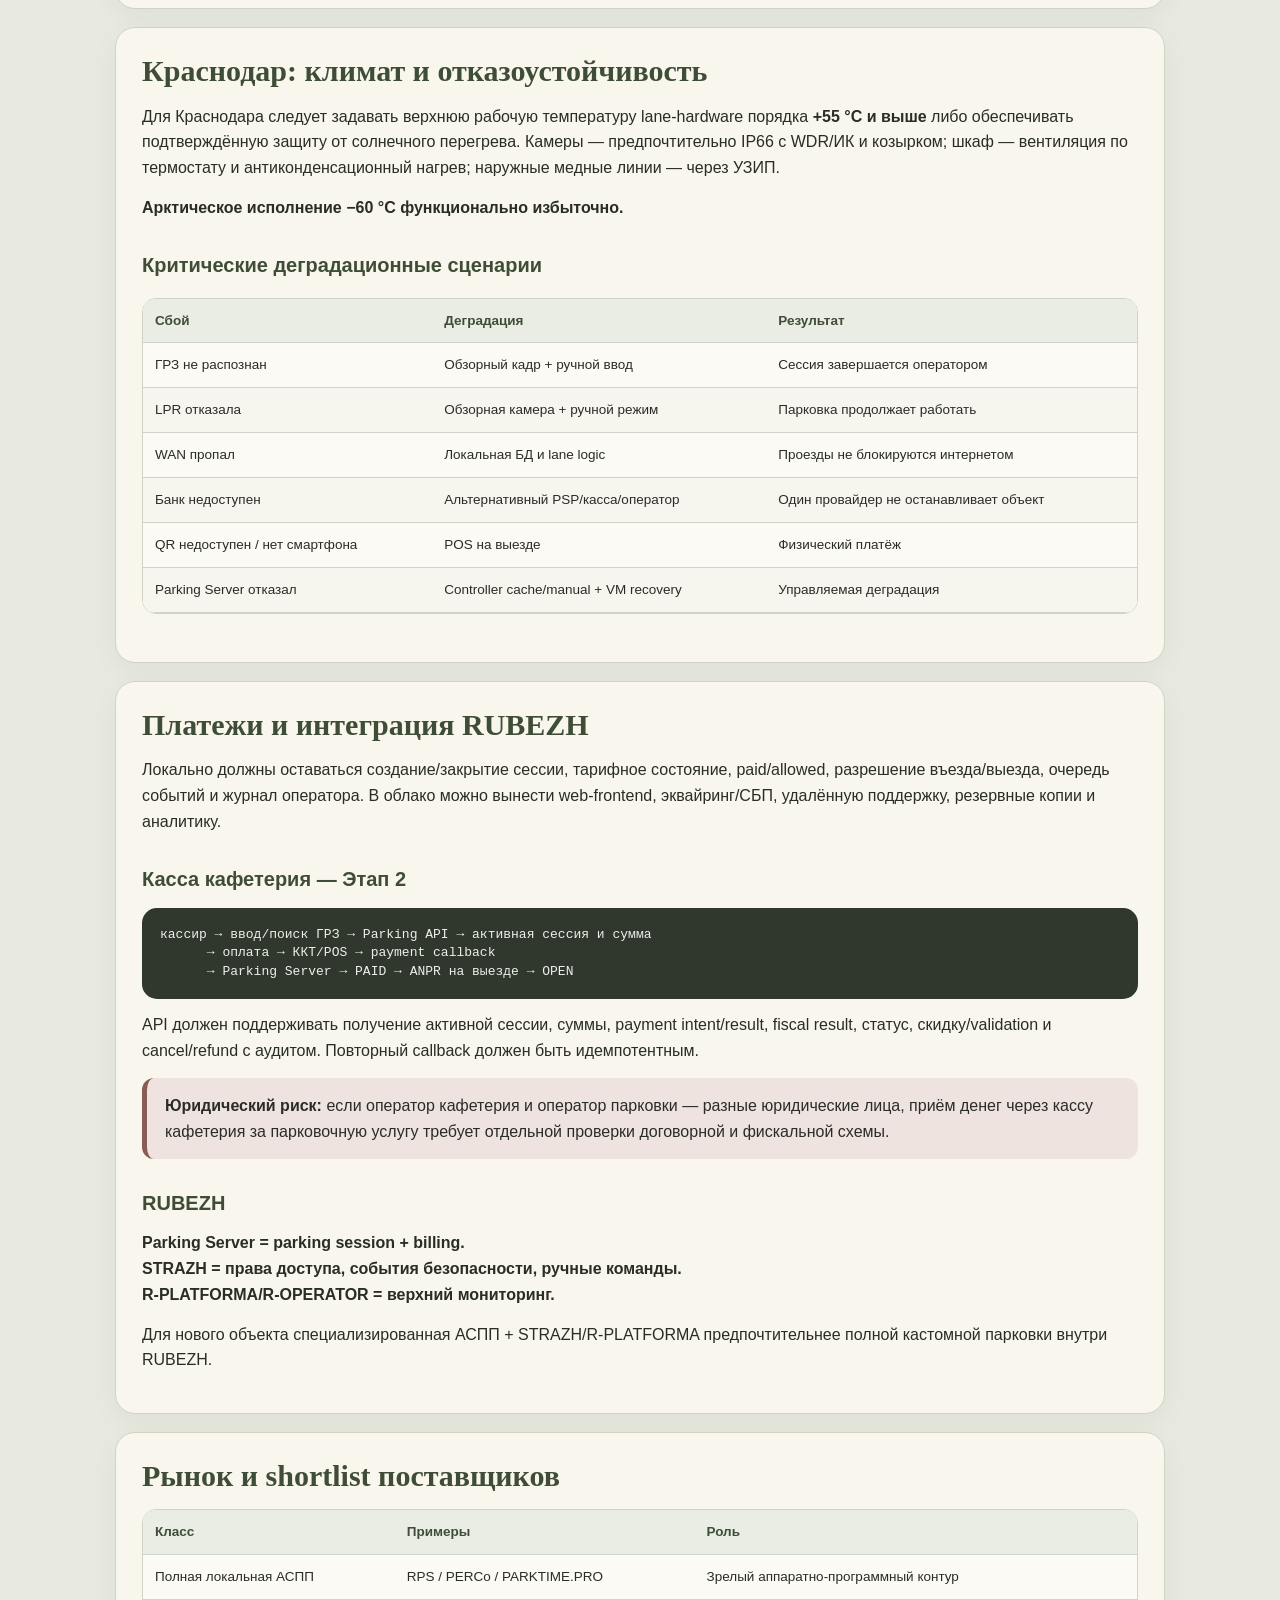
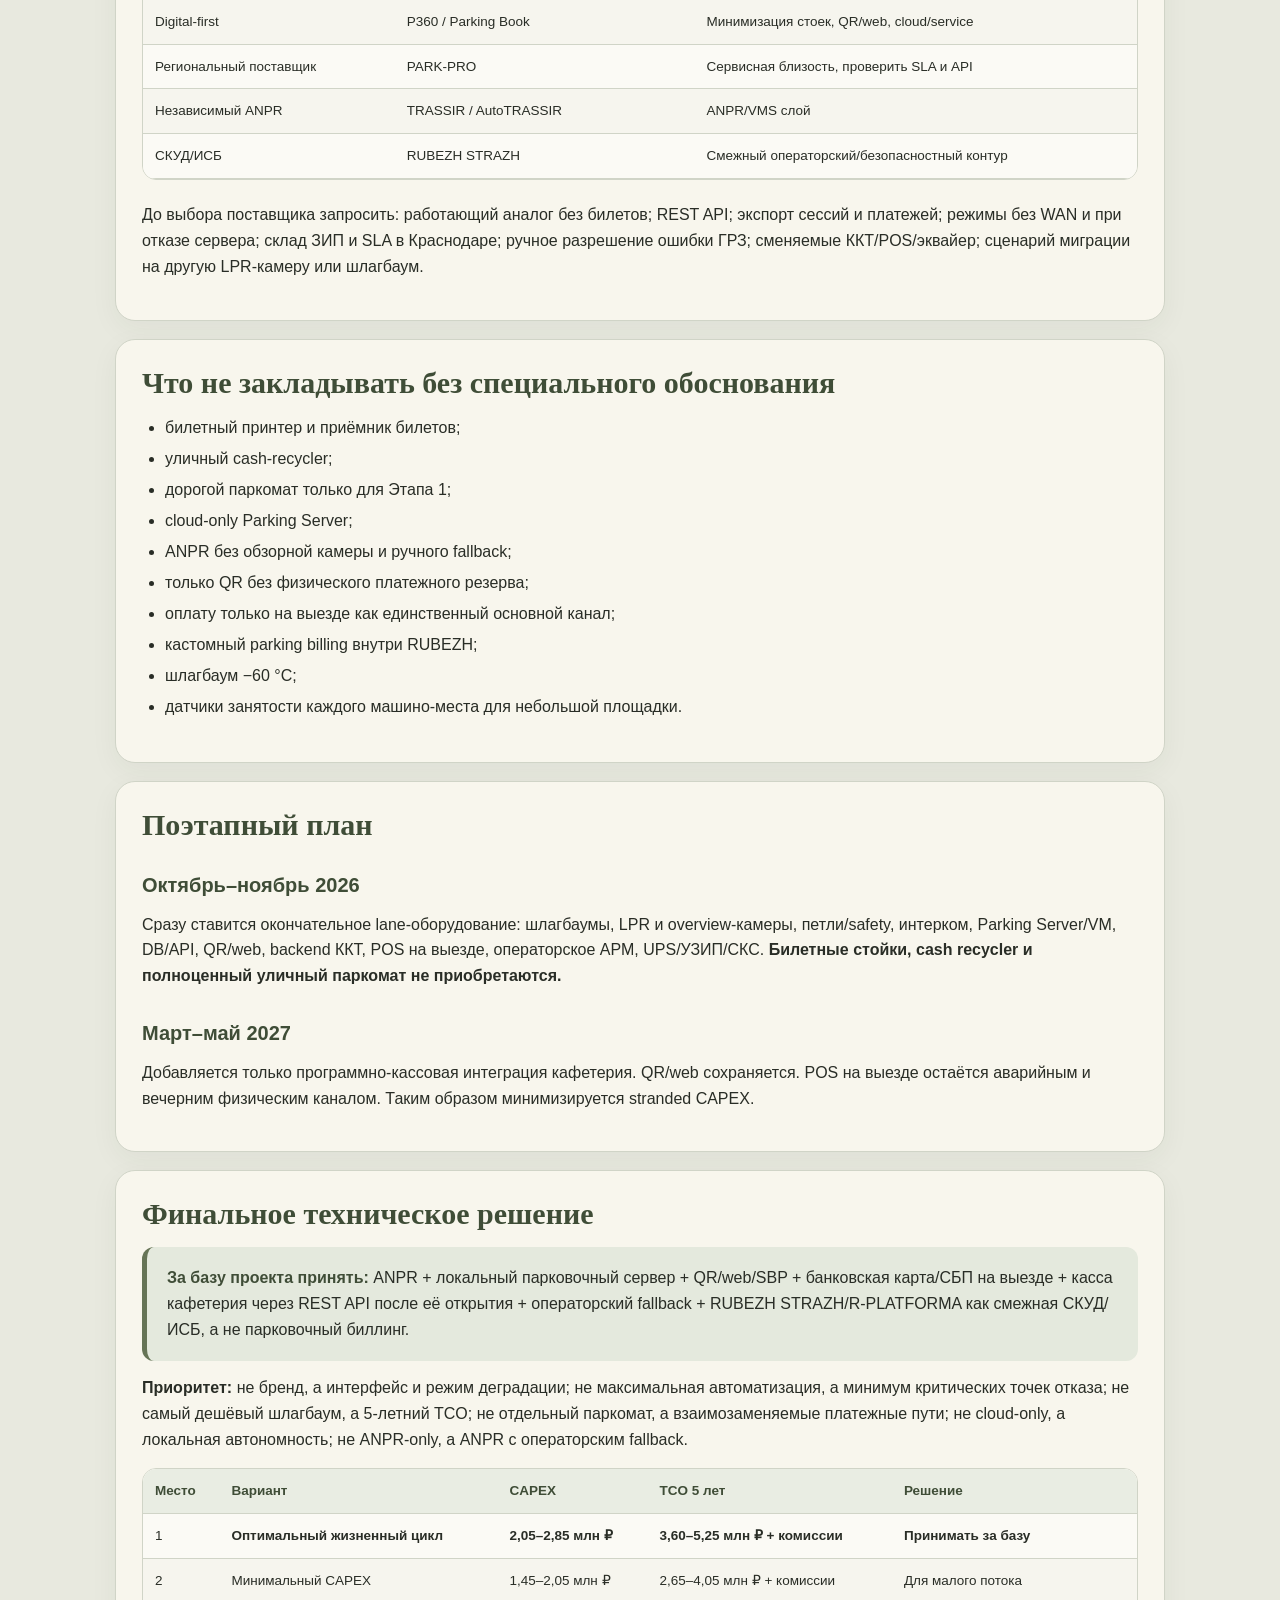
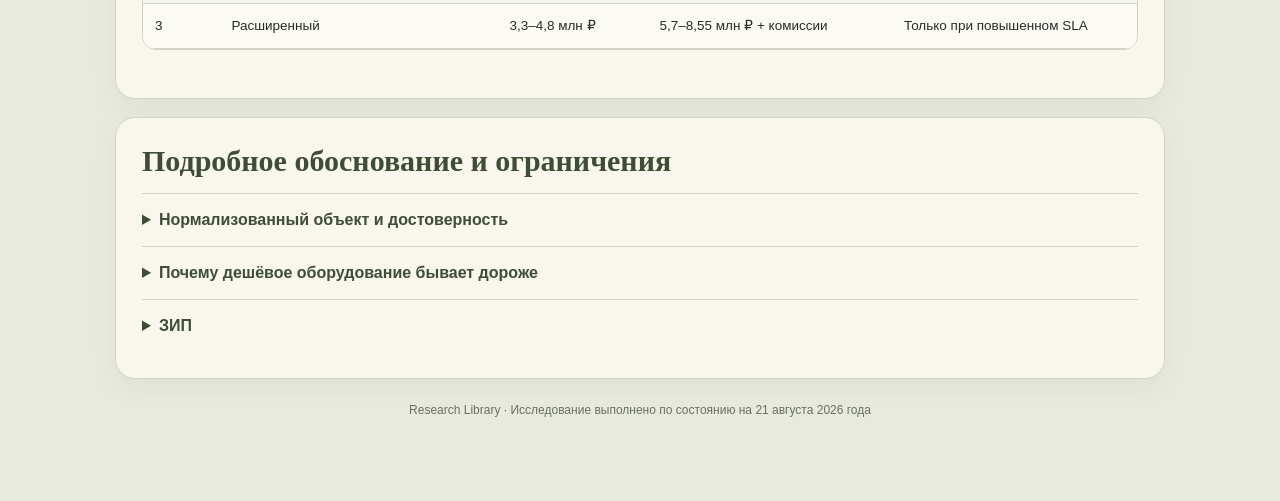
<file: research/parking-rzd-medicine/index.html>
<!doctype html>
<html lang="ru">
<head>
<meta charset="utf-8"><meta name="viewport" content="width=device-width,initial-scale=1"><meta name="color-scheme" content="light dark"><meta name="robots" content="noindex,nofollow,noarchive">
<title>Автоматизированная платная парковка — РЖД-Медицина</title>
<style>
:root{--canvas:#e8e9df;--paper:#f8f6ed;--ink:#292d26;--muted:#687064;--line:#d0d4c7;--olive:#667456;--deep:#3f4d37;--soft:#e4e9dd;--ochre:#a4874d;--warn:#8a5d54;--shadow:0 16px 48px rgba(45,55,39,.09)}*{box-sizing:border-box}html{scroll-behavior:smooth}body{margin:0;background:radial-gradient(circle at 15% 8%,#f4f2e8 0,transparent 32%),var(--canvas);color:var(--ink);font-family:Inter,ui-sans-serif,-apple-system,BlinkMacSystemFont,"Segoe UI",Arial,sans-serif;line-height:1.62}a{color:var(--deep)}.page{width:min(1050px,calc(100% - 22px));margin:0 auto;padding:18px 0 80px}.hero{background:linear-gradient(135deg,var(--deep),#58654d);color:#fbfaf4;border-radius:24px;padding:34px;box-shadow:var(--shadow)}.hero h1{font-family:Georgia,"Times New Roman",serif;font-size:clamp(32px,6vw,56px);line-height:1.03;margin:9px 0 13px}.hero p{max-width:820px;margin:0;color:#e6eadf}.badges{display:flex;flex-wrap:wrap;gap:8px;margin-top:18px}.badge{padding:6px 10px;border-radius:999px;background:rgba(255,255,255,.1);border:1px solid rgba(255,255,255,.15);font-size:12px}.block{margin-top:18px;background:var(--paper);border:1px solid var(--line);border-radius:20px;padding:26px;box-shadow:0 8px 28px rgba(45,55,39,.05)}h2,h3{scroll-margin-top:24px}h2{font-family:Georgia,"Times New Roman",serif;font-size:30px;line-height:1.12;margin:0 0 16px;color:var(--deep)}h3{font-size:20px;margin:28px 0 10px;color:var(--deep)}p{margin:9px 0 14px}.lead{font-size:18px}.decision{background:var(--soft);border-left:5px solid var(--olive);padding:18px 20px;border-radius:12px;margin:14px 0}.decision strong{color:var(--deep)}.risk{background:#efe3df;border-left:5px solid var(--warn);padding:15px 18px;border-radius:12px}.flow{display:grid;grid-template-columns:repeat(7,minmax(110px,1fr));gap:8px;align-items:stretch;margin:18px 0;overflow-x:auto;padding-bottom:4px}.node{min-width:120px;background:var(--soft);border:1px solid #cbd3c1;border-radius:13px;padding:13px;text-align:center;font-weight:700;color:var(--deep)}.arrow{display:flex;align-items:center;justify-content:center;min-width:24px;color:var(--olive);font-size:21px}.table-wrap{overflow-x:auto;border:1px solid var(--line);border-radius:14px;margin:16px 0 22px}table{border-collapse:collapse;width:100%;min-width:720px;background:#fbfaf5;font-size:13.5px}th,td{padding:11px 12px;border-bottom:1px solid var(--line);vertical-align:top;text-align:left}th{background:#e9ede3;color:var(--deep);position:sticky;top:0}tr:nth-child(even) td{background:#f6f5ee}pre{background:#30372d;color:#edf0e8;border-radius:15px;padding:18px;overflow:auto;line-height:1.4}code{font-family:ui-monospace,SFMono-Regular,Consolas,monospace}.deep details{border-top:1px solid var(--line);padding:13px 0}.deep details:first-child{border-top:0}.deep summary{cursor:pointer;font-weight:800;color:var(--deep)}ul,ol{padding-left:23px}li{margin:5px 0}.float{position:fixed;right:16px;bottom:16px;z-index:30}.float button{border:0;border-radius:999px;background:var(--deep);color:white;padding:13px 16px;font-weight:800;box-shadow:0 8px 28px rgba(0,0,0,.2)}.menu{display:none;position:absolute;right:0;bottom:54px;width:min(360px,calc(100vw - 28px));max-height:68vh;overflow:auto;background:var(--paper);border:1px solid var(--line);border-radius:16px;padding:10px;box-shadow:var(--shadow)}.menu.open{display:block}.menu a{display:block;text-decoration:none;padding:9px 10px;border-radius:9px;font-size:13px}.menu a:hover{background:var(--soft)}.menu .sub{padding-left:22px;color:var(--muted)}footer{text-align:center;color:var(--muted);font-size:12px;padding:22px 0 0}@media(max-width:760px){.page{width:min(100% - 14px,1050px);padding-top:7px}.hero{padding:25px 20px;border-radius:18px}.block{padding:20px 16px;border-radius:17px}.flow{grid-template-columns:none;grid-auto-flow:column;grid-auto-columns:150px}.arrow{min-width:26px}}@media print{body{background:white}.page{width:100%;padding:0}.hero,.block{box-shadow:none;border:0}.float{display:none}.deep details{display:block}.deep details>*{display:block}.table-wrap{overflow:visible;border:0}table{min-width:0;font-size:10px}}@media(prefers-color-scheme:dark){:root{--canvas:#22251f;--paper:#2b2f28;--ink:#ecece4;--muted:#b4b9ad;--line:#41483b;--soft:#343c30}.hero{background:linear-gradient(135deg,#31392d,#46503f)}table{background:#2b2f28}th{background:#343c30}tr:nth-child(even) td{background:#30342e}.risk{background:#493733}}
</style>
<link rel="stylesheet" href="../../assets/research-contents.css?v=1">
<script defer src="../../assets/research-contents.js?v=1" data-contents-source="#menu"></script>
</head><body><main class="page">
<header class="hero"><div>RESEARCH LIBRARY · ИНФРАСТРУКТУРА</div><h1>Автоматизированные платные парковки: Москва и Краснодар</h1><p>Исследование для выбора архитектуры парковки РЖД‑Медицины в Краснодаре</p><div class="badges"><span class="badge">Актуальность: 21.08.2026</span><span class="badge">1 въезд + 1 выезд</span><span class="badge">Фокус: CAPEX / OPEX / TCO</span><span class="badge">Статус: итоговое исследование</span></div></header>
<section class="block" id="decision"><h2>Ключевой вывод</h2><div class="decision"><strong>Базовая архитектура:</strong> безбилетная локально‑гибридная схема <strong>ANPR → локальный Parking Server → QR/web‑оплата + физическая безналичная оплата на выезде → после запуска кафетерия касса как дополнительный канал → автоматический выезд по ГРЗ + операторский резерв.</strong></div><p class="lead">Для объекта такого масштаба не оправданы билетные стойки, полноценный уличный паркомат и cash‑recycler. Надёжность следует получать не количеством специального железа, а локальной автономностью, несколькими независимыми платежными путями, открытым API и заранее спроектированными режимами деградации.</p><div class="risk"><strong>Этап 1, октябрь–ноябрь 2026:</strong> не приобретать оборудование, которое станет ненужным после открытия кафетерия. Выездной cashless‑канал должен остаться резервом и после запуска кассы.</div></section>
<section class="block" id="scheme"><h2>Визуальная модель</h2><pre>ВЪЕЗД
Автомобиль → петля → LPR-камера ──→ обзорная камера
                     ↓
             Parking Server / VM
                     ↓
               Сессия создана
                     ↓
                Шлагбаум OPEN

ОПЛАТА
         ┌→ QR / Web → СБП / карта ─────┐
Session ─┼→ POS на выезде ──────────────┼→ ККТ → PAID
         └→ касса кафетерия, Этап 2 ────┘

ВЫЕЗД
LPR → Parking Server → PAID / FREE / ALLOWED?
                         ↓ YES         ↓ NO
                       OPEN        POS / интерком /
                                   оператор / касса

СКУД / ИСБ
Parking API ↔ RUBEZH STRAZH ↔ R-PLATFORMA / R-OPERATOR</pre><p><strong>Parking Server — единственный источник истины о сессии и платеже.</strong> Камера, касса и STRAZH не должны самостоятельно присваивать статус оплаты без подтверждения сервером парковки.</p></section>
<section class="block" id="headlines"><h2>Главные выводы</h2><ol><li><strong>ANPR — основной идентификатор, но не единственный путь завершения сессии.</strong> Нужны ручной поиск ГРЗ, обзорный кадр и операторский fallback.</li><li><strong>Оплата на выезде — обязательный физический резерв.</strong> Московская эксплуатация подтверждает востребованность карты/телефона непосредственно у выездной стойки.</li><li><strong>Основной digital‑канал — web/QR + СБП.</strong> Обязательное собственное приложение для объекта не требуется.</li><li><strong>Для Краснодара критичнее жара, солнце, УФ и импульсные перенапряжения, чем экстремальный мороз.</strong> Проектно разумен класс оборудования порядка +55 °C и выше.</li><li><strong>RUBEZH использовать как СКУД/ИСБ и операторский уровень, а не как parking billing.</strong> Специализированная АСПП + STRAZH/R‑PLATFORMA безопаснее кастомного биллинга внутри RUBEZH.</li><li><strong>Закупать по функциональным и интерфейсным требованиям, а не по бренду.</strong> REST API, экспорт данных, работа без WAN, SLA и ЗИП важнее логотипа на стойке.</li></ol></section>
<section class="block" id="economy"><h2>Экономика вариантов</h2><div class="table-wrap"><table><thead><tr><th>Архитектура</th><th>CAPEX, млн ₽</th><th>OPEX/год, млн ₽</th><th>TCO 5 лет, млн ₽</th><th>Оценка</th></tr></thead><tbody><tr><td>Билетная</td><td>2,4–3,6</td><td>0,38–0,65</td><td>4,30–6,85</td><td>Аппаратно тяжёлая</td></tr><tr><td>ANPR безбилетная</td><td>1,6–2,4</td><td>0,25–0,45</td><td>2,85–4,65</td><td>Хорошая база, нужен fallback</td></tr><tr><td>ANPR + паркомат</td><td>2,5–3,9</td><td>0,42–0,75</td><td>4,60–7,65</td><td>Избыточно для объекта</td></tr><tr><td>ANPR + оплата на выезде</td><td>1,7–2,6</td><td>0,29–0,50</td><td>3,15–5,10</td><td>Сильный физический резерв</td></tr><tr><td>ANPR + QR/web</td><td>1,35–2,1</td><td>0,22–0,40</td><td>2,45–4,10</td><td>Минимальный CAPEX, зависит от WAN/смартфона</td></tr><tr><td>ANPR + существующая касса</td><td>1,25–1,9</td><td>0,20–0,36</td><td>2,25–3,70 + персонал</td><td>Очень эффективно при существующей кассе</td></tr><tr><td><strong>Гибрид</strong></td><td><strong>2,0–3,1</strong></td><td><strong>0,30–0,52</strong></td><td><strong>3,50–5,70</strong></td><td><strong>Лучший баланс отказоустойчивости</strong></td></tr></tbody></table></div><p>Эквайринг следует считать отдельно как процент оборота. В иллюстративной модели 70% СБП по 0,7% и 30% картой по 2,0% средневзвешенная комиссия ≈ <strong>1,09% оборота</strong>.</p></section>
<section class="block" id="options"><h2>Три проектных варианта</h2><h3>1. Оптимальный жизненный цикл — рекомендуемый</h3><p><strong>ANPR + локальный parking server + QR/web + cashless payment-at-exit + operator fallback + касса кафетерия на Этапе 2.</strong></p><ul><li>CAPEX: <strong>2,05–2,85 млн ₽</strong>;</li><li>фиксированный OPEX: <strong>0,31–0,48 млн ₽/год</strong>;</li><li>TCO 5 лет: <strong>3,60–5,25 млн ₽ + комиссии</strong>;</li><li>отдельная штатная единица парковщика не требуется.</li></ul><h3>2. Минимальный CAPEX</h3><p>ANPR + локальная VM + QR/web + компактный физический POS/операторский резерв.</p><ul><li>CAPEX: <strong>1,45–2,05 млн ₽</strong>;</li><li>OPEX: <strong>0,24–0,40 млн ₽/год</strong>;</li><li>TCO 5 лет: <strong>2,65–4,05 млн ₽ + комиссии</strong>.</li></ul><h3>3. Расширенный</h3><p>Оптимальная схема плюс резервная VM, dual WAN, усиленный UPS, резервный фискальный контур, расширенный ЗИП и мониторинг.</p><ul><li>CAPEX: <strong>3,3–4,8 млн ₽</strong>;</li><li>OPEX: <strong>0,48–0,75 млн ₽/год</strong>;</li><li>TCO 5 лет: <strong>5,7–8,55 млн ₽ + комиссии</strong>.</li></ul></section>
<section class="block" id="practice"><h2>Практика Москвы и Краснодара</h2><h3>Москва</h3><p>Москва использует несколько разных архитектур: уличное платное пространство без шлагбаумов, городские парковки со шлагбаумами, перехватывающие парковки и коммерческие/аэропортовые решения. На 21 августа 2026 года официальный «Московский паркинг» указывал <strong>178 542 платных уличных места, 18 174 места на перехватывающих парковках и 9 350 мест на парковках со шлагбаумом</strong>.</p><p>Практически значимые выводы: digital‑оплата стала нормой; оплата картой/телефоном на выезде востребована; даже крупные операторы сохраняют интерком и ручное вмешательство. При этом открытых данных недостаточно, чтобы достоверно назвать одну марку шлагбаума или паркомата наиболее надёжной.</p><div class="table-wrap"><table><thead><tr><th>Пример</th><th>Практика</th><th>Значение</th></tr></thead><tbody><tr><td>Городское уличное пространство</td><td>ГРЗ + зона + электронная оплата + фотофиксация</td><td>Digital-first эффективен, но enforcement избыточен для закрытой территории</td></tr><tr><td>Городские парковки со шлагбаумом</td><td>Электронная тарификация, карта/телефон на выезде</td><td>Прямой прототип резервной оплаты</td></tr><tr><td>Шереметьево</td><td>ANPR в отдельных сценариях, online payment, оператор</td><td>Подтверждает необходимость fallback</td></tr><tr><td>Внуково</td><td>Билет + ANPR + PayPass на выезде</td><td>Рабочий гибрид</td></tr><tr><td>Домодедово</td><td>Билеты/приложение/ANPR</td><td>Чувствительность к чистоте ГРЗ</td></tr></tbody></table></div><h3>Краснодар</h3><p>В 2025 году муниципальная система достигла около <strong>14,5 тыс. платных мест</strong>, около <strong>5,8 млн парковочных сессий</strong> и 734 тыс. зарегистрированных пользователей приложения. С 1 апреля 2026 года постоплата допускается до 23:59 следующих суток, что отличает муниципальную curbside‑систему от частного закрытого объекта.</p><p>Аэропорт Краснодара важен как аналог по эксплуатации, но его билетно‑наличная архитектура избыточна для РЖД‑Медицины. Для малого объекта с будущей кассой кафетерия копирование аэропортовой схемы создаёт лишние принтеры, расходники и точки ремонта.</p></section>
<section class="block" id="hardware"><h2>Полный производственный контур</h2><div class="table-wrap"><table><thead><tr><th>Элемент</th><th>Роль</th><th>Требование</th></tr></thead><tbody><tr><td>2 шлагбаума</td><td>Физическое ограничение</td><td>100% duty cycle, стандартное локальное управление</td></tr><tr><td>2 LPR-камеры</td><td>ГРЗ</td><td>Специализированный/edge ANPR с испытанием российских ГРЗ</td></tr><tr><td>2 обзорные камеры</td><td>Спорные случаи</td><td>Отдельно от LPR</td></tr><tr><td>4 индукционные петли</td><td>Trigger + safety</td><td>Основной vehicle presence/safety</td></tr><tr><td>Фотоэлементы</td><td>Доп. безопасность</td><td>Не единственный safety sensor</td></tr><tr><td>2 интеркома</td><td>Fallback</td><td>КПП/оператор</td></tr><tr><td>Шкаф автоматики</td><td>Питание/сеть</td><td>IP54–IP65, вентиляция/термостат</td></tr><tr><td>UPS + УЗИП</td><td>Живучесть</td><td>15–30 минут для электроники, защита наружных линий</td></tr><tr><td>Parking VM / server</td><td>Сессии и тариф</td><td>Локальный источник истины, backup/export</td></tr><tr><td>Cashless POS на выезде</td><td>Физическая оплата</td><td>Карта/NFC/СБП, заменяемый эквайер</td></tr></tbody></table></div></section>
<section class="block" id="climate"><h2>Краснодар: климат и отказоустойчивость</h2><p>Для Краснодара следует задавать верхнюю рабочую температуру lane‑hardware порядка <strong>+55 °C и выше</strong> либо обеспечивать подтверждённую защиту от солнечного перегрева. Камеры — предпочтительно IP66 с WDR/ИК и козырком; шкаф — вентиляция по термостату и антиконденсационный нагрев; наружные медные линии — через УЗИП.</p><p><strong>Арктическое исполнение −60 °C функционально избыточно.</strong></p><h3>Критические деградационные сценарии</h3><div class="table-wrap"><table><thead><tr><th>Сбой</th><th>Деградация</th><th>Результат</th></tr></thead><tbody><tr><td>ГРЗ не распознан</td><td>Обзорный кадр + ручной ввод</td><td>Сессия завершается оператором</td></tr><tr><td>LPR отказала</td><td>Обзорная камера + ручной режим</td><td>Парковка продолжает работать</td></tr><tr><td>WAN пропал</td><td>Локальная БД и lane logic</td><td>Проезды не блокируются интернетом</td></tr><tr><td>Банк недоступен</td><td>Альтернативный PSP/касса/оператор</td><td>Один провайдер не останавливает объект</td></tr><tr><td>QR недоступен / нет смартфона</td><td>POS на выезде</td><td>Физический платёж</td></tr><tr><td>Parking Server отказал</td><td>Controller cache/manual + VM recovery</td><td>Управляемая деградация</td></tr></tbody></table></div></section>
<section class="block" id="integration"><h2>Платежи и интеграция RUBEZH</h2><p>Локально должны оставаться создание/закрытие сессии, тарифное состояние, paid/allowed, разрешение въезда/выезда, очередь событий и журнал оператора. В облако можно вынести web‑frontend, эквайринг/СБП, удалённую поддержку, резервные копии и аналитику.</p><h3>Касса кафетерия — Этап 2</h3><pre>кассир → ввод/поиск ГРЗ → Parking API → активная сессия и сумма
      → оплата → ККТ/POS → payment callback
      → Parking Server → PAID → ANPR на выезде → OPEN</pre><p>API должен поддерживать получение активной сессии, суммы, payment intent/result, fiscal result, статус, скидку/validation и cancel/refund с аудитом. Повторный callback должен быть идемпотентным.</p><div class="risk"><strong>Юридический риск:</strong> если оператор кафетерия и оператор парковки — разные юридические лица, приём денег через кассу кафетерия за парковочную услугу требует отдельной проверки договорной и фискальной схемы.</div><h3>RUBEZH</h3><p><strong>Parking Server = parking session + billing.</strong><br><strong>STRAZH = права доступа, события безопасности, ручные команды.</strong><br><strong>R‑PLATFORMA/R‑OPERATOR = верхний мониторинг.</strong></p><p>Для нового объекта специализированная АСПП + STRAZH/R‑PLATFORMA предпочтительнее полной кастомной парковки внутри RUBEZH.</p></section>
<section class="block" id="vendors"><h2>Рынок и shortlist поставщиков</h2><div class="table-wrap"><table><thead><tr><th>Класс</th><th>Примеры</th><th>Роль</th></tr></thead><tbody><tr><td>Полная локальная АСПП</td><td>RPS / PERCo / PARKTIME.PRO</td><td>Зрелый аппаратно‑программный контур</td></tr><tr><td>Digital-first</td><td>P360 / Parking Book</td><td>Минимизация стоек, QR/web, cloud/service</td></tr><tr><td>Региональный поставщик</td><td>PARK-PRO</td><td>Сервисная близость, проверить SLA и API</td></tr><tr><td>Независимый ANPR</td><td>TRASSIR / AutoTRASSIR</td><td>ANPR/VMS слой</td></tr><tr><td>СКУД/ИСБ</td><td>RUBEZH STRAZH</td><td>Смежный операторский/безопасностный контур</td></tr></tbody></table></div><p>До выбора поставщика запросить: работающий аналог без билетов; REST API; экспорт сессий и платежей; режимы без WAN и при отказе сервера; склад ЗИП и SLA в Краснодаре; ручное разрешение ошибки ГРЗ; сменяемые ККТ/POS/эквайер; сценарий миграции на другую LPR‑камеру или шлагбаум.</p></section>
<section class="block" id="avoid"><h2>Что не закладывать без специального обоснования</h2><ul><li>билетный принтер и приёмник билетов;</li><li>уличный cash‑recycler;</li><li>дорогой паркомат только для Этапа 1;</li><li>cloud‑only Parking Server;</li><li>ANPR без обзорной камеры и ручного fallback;</li><li>только QR без физического платежного резерва;</li><li>оплату только на выезде как единственный основной канал;</li><li>кастомный parking billing внутри RUBEZH;</li><li>шлагбаум −60 °C;</li><li>датчики занятости каждого машино‑места для небольшой площадки.</li></ul></section>
<section class="block" id="stages"><h2>Поэтапный план</h2><h3>Октябрь–ноябрь 2026</h3><p>Сразу ставится окончательное lane‑оборудование: шлагбаумы, LPR и overview‑камеры, петли/safety, интерком, Parking Server/VM, DB/API, QR/web, backend ККТ, POS на выезде, операторское АРМ, UPS/УЗИП/СКС. <strong>Билетные стойки, cash recycler и полноценный уличный паркомат не приобретаются.</strong></p><h3>Март–май 2027</h3><p>Добавляется только программно‑кассовая интеграция кафетерия. QR/web сохраняется. POS на выезде остаётся аварийным и вечерним физическим каналом. Таким образом минимизируется stranded CAPEX.</p></section>
<section class="block" id="final"><h2>Финальное техническое решение</h2><div class="decision"><strong>За базу проекта принять:</strong> ANPR + локальный парковочный сервер + QR/web/SBP + банковская карта/СБП на выезде + касса кафетерия через REST API после её открытия + операторский fallback + RUBEZH STRAZH/R‑PLATFORMA как смежная СКУД/ИСБ, а не парковочный биллинг.</div><p><strong>Приоритет:</strong> не бренд, а интерфейс и режим деградации; не максимальная автоматизация, а минимум критических точек отказа; не самый дешёвый шлагбаум, а 5‑летний TCO; не отдельный паркомат, а взаимозаменяемые платежные пути; не cloud‑only, а локальная автономность; не ANPR‑only, а ANPR с операторским fallback.</p><div class="table-wrap"><table><thead><tr><th>Место</th><th>Вариант</th><th>CAPEX</th><th>TCO 5 лет</th><th>Решение</th></tr></thead><tbody><tr><td>1</td><td><strong>Оптимальный жизненный цикл</strong></td><td><strong>2,05–2,85 млн ₽</strong></td><td><strong>3,60–5,25 млн ₽ + комиссии</strong></td><td><strong>Принимать за базу</strong></td></tr><tr><td>2</td><td>Минимальный CAPEX</td><td>1,45–2,05 млн ₽</td><td>2,65–4,05 млн ₽ + комиссии</td><td>Для малого потока</td></tr><tr><td>3</td><td>Расширенный</td><td>3,3–4,8 млн ₽</td><td>5,7–8,55 млн ₽ + комиссии</td><td>Только при повышенном SLA</td></tr></tbody></table></div></section>
<section class="block deep" id="method"><h2>Подробное обоснование и ограничения</h2><details><summary>Нормализованный объект и достоверность</summary><p>При отсутствии точной геометрии и загрузки экономическая модель нормализована на один въезд, один выезд и ориентировочно 50–150 машино‑мест, открытое размещение и отсутствие отдельного круглосуточного парковочного персонала. Стоимости — инженерные бюджетные диапазоны августа 2026 года, а не коммерческие предложения.</p><p>Статусы исходного исследования: П — подтверждено официальным источником/документацией; В — высокая вероятность; О — инженерная модель; Н — не подтверждено. Достоверной открытой статистики MTTR и отказов конкретных парковочных брендов практически нет, поэтому паспортный ресурс не трактуется как полевая надёжность.</p></details><details><summary>Почему дешёвое оборудование бывает дороже</summary><p>Ключевой TCO‑риск: vendor lock‑in → нет API → нельзя независимо заменить ANPR, ККТ или POS → приходится менять подсистему целиком. Поэтому в тендере фиксируются REST API, экспорт, стандартное управление barrier, RTSP/ONVIF для видео где применимо, сменяемая ККТ и эквайер, backup/export и отсутствие невосстановимого аппаратного ключа.</p></details><details><summary>ЗИП</summary><p>Локально рациональны: запасная стрела и крепёж, фотоэлемент, loop detector, блоки питания 24/12 В, промышленный коммутатор, УЗИП, интерком‑модуль/кнопка, вентиляторы и термостаты шкафа, предохранители, клеммы и автоматы. Дорогие основные модули — через региональный SLA/склад поставщика.</p></details></section>
<footer>Research Library · Исследование выполнено по состоянию на 21 августа 2026 года</footer>
</main><div class="float"><div class="menu" id="menu"><a href="#decision">Ключевой вывод</a><a href="#scheme">Визуальная модель</a><a href="#headlines">Главные выводы</a><a href="#economy">Экономика</a><a href="#options">Три варианта</a><a href="#practice">Москва и Краснодар</a><a href="#hardware">Оборудование</a><a href="#climate">Климат и отказы</a><a href="#integration">Платежи и RUBEZH</a><a href="#vendors">Поставщики</a><a href="#avoid">Что исключить</a><a href="#stages">Этапы</a><a href="#final">Финальное решение</a><a href="#method" class="sub">Подробное обоснование</a><a href="../../">← В библиотеку</a></div><button type="button" id="tocBtn">☰ Содержание</button></div><script>const b=document.getElementById('tocBtn'),m=document.getElementById('menu');b.addEventListener('click',()=>m.classList.toggle('open'));m.querySelectorAll('a').forEach(a=>a.addEventListener('click',()=>m.classList.remove('open')));document.addEventListener('click',e=>{if(!e.target.closest('.float'))m.classList.remove('open')});</script></body></html>
</file>
<file: assets/research-contents.css>
/* Shared floating contents for every Research Library study. */
.rl-contents-button {
  position: fixed; z-index: 1001;
  right: max(16px, env(safe-area-inset-right));
  bottom: max(16px, env(safe-area-inset-bottom));
  display: grid; place-items: center; box-sizing: border-box;
  width: 48px; height: 48px; min-width: 48px; min-height: 48px;
  max-width: 48px; padding: 0; margin: 0;
  border: 1px solid rgba(255,255,255,.25); border-radius: 50%;
  background: #435439; color: #fff; cursor: pointer;
  box-shadow: 0 5px 20px rgba(25,35,20,.24);
  font: inherit; line-height: 1; touch-action: manipulation;
}
.rl-contents-button:hover { background: #34432c; transform: none; }
.rl-contents-button svg { display: block; width: 22px; height: 22px; pointer-events: none; }
.rl-contents-button .rl-contents-close { display: none; }
.rl-contents-button[aria-expanded="true"] .rl-contents-list { display: none; }
.rl-contents-button[aria-expanded="true"] .rl-contents-close { display: block; }
.rl-contents-button:focus-visible,
.rl-contents-link:focus-visible { outline: 3px solid #b48b3d; outline-offset: 3px; }
.rl-contents-panel {
  position: fixed; z-index: 1000;
  right: max(16px, env(safe-area-inset-right));
  bottom: calc(max(16px, env(safe-area-inset-bottom)) + 60px);
  box-sizing: border-box; width: min(340px, calc(100vw - 32px));
  max-height: min(580px, calc(100vh - 108px));
  max-height: min(580px, calc(100dvh - 108px - env(safe-area-inset-bottom)));
  overflow-y: auto; overscroll-behavior: contain;
  padding: 14px; margin: 0; border: 1px solid var(--line, #d5d8cc);
  border-radius: 16px; background: var(--paper, #fffdf7);
  color: var(--ink, #25281f); box-shadow: 0 12px 44px rgba(20,28,17,.24);
  font: 14px/1.45 -apple-system, BlinkMacSystemFont, "Segoe UI", sans-serif;
  text-align: left;
}
.rl-contents-panel[hidden] { display: none !important; }
.rl-contents-heading { margin: 0 8px 10px; padding: 0; font: 700 17px/1.4 Georgia, serif; color: inherit; }
.rl-contents-nav { display: grid; gap: 3px; padding: 0; margin: 0; }
.rl-contents-nav .rl-contents-link {
  display: block; box-sizing: border-box; padding: 11px 12px; margin: 0;
  border: 1px solid transparent; border-radius: 9px; background: transparent;
  color: inherit; font: inherit; text-decoration: none;
  overflow-wrap: anywhere; min-height: 44px;
}
.rl-contents-nav .rl-contents-link:hover { background: var(--soft, #edf0e5); color: inherit; }
.rl-contents-nav .rl-contents-link[aria-current="location"] {
  background: var(--soft, #edf0e5); border-color: var(--line, #d5d8cc);
  box-shadow: inset 3px 0 #7b8957; font-weight: 700;
}
.rl-contents-nav .rl-contents-link--minor { padding-left: 24px; font-size: 13px; }
[data-rl-contents-legacy] { display: none !important; }
[data-rl-contents-companions] { right: calc(max(16px, env(safe-area-inset-right)) + 60px) !important; }
@media print { .rl-contents-button, .rl-contents-panel { display: none !important; } }
</file>
